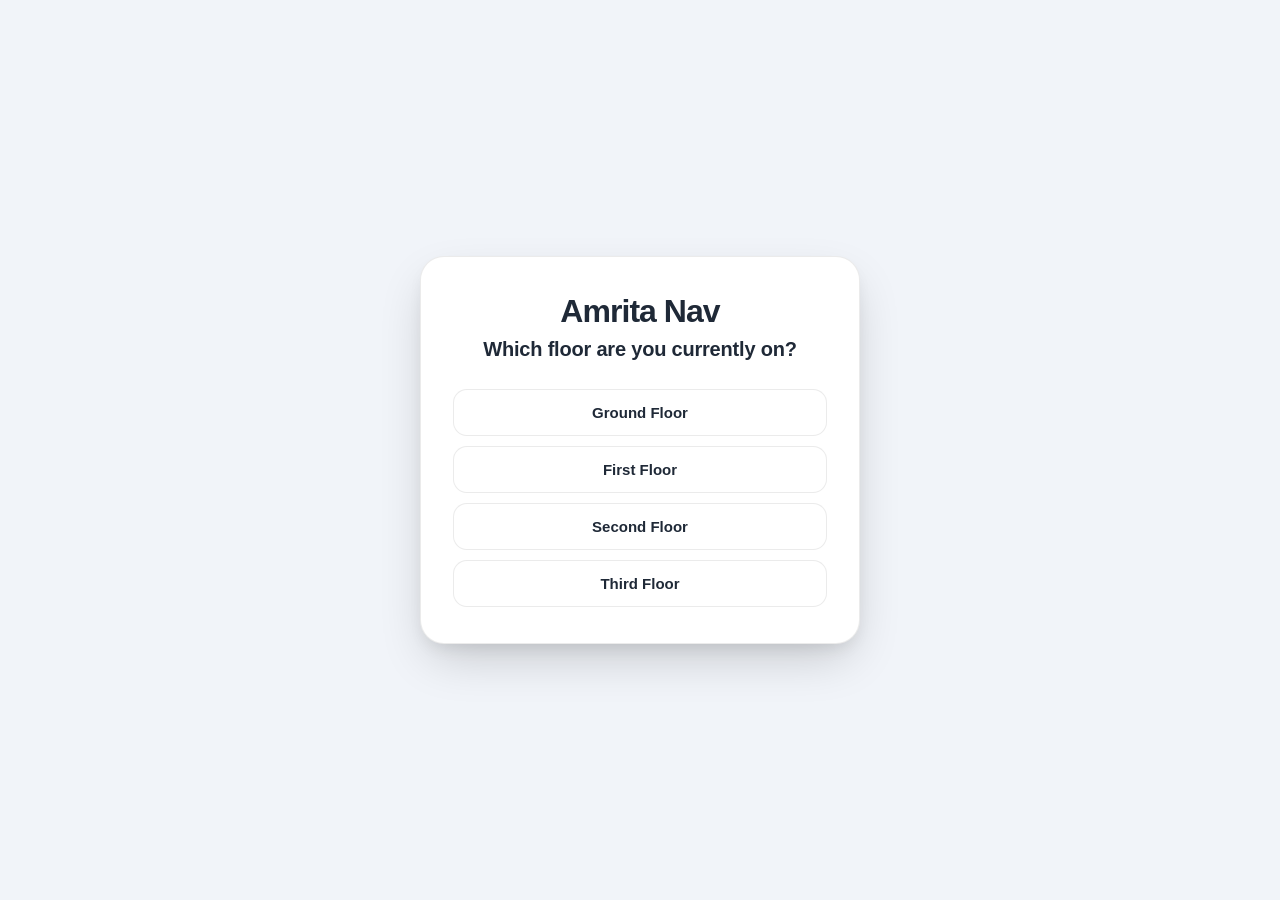
<file: index.html>
<!DOCTYPE html>
<html lang="en">
<head>
  <meta charset="UTF-8">
  <meta name="viewport" content="width=device-width, initial-scale=1.0">
  <title>Amrita Nav</title>
  <link rel="stylesheet" href="styles.css">
</head>
<body>
  <!-- Initial Floor Selection Prompt -->
  <div id="floor-prompt-modal" class="floor-prompt-modal" role="dialog" aria-modal="true" aria-labelledby="floor-prompt-title">
    <div class="floor-prompt-card">
      <div class="floor-prompt-header">
        <h1 class="brand-title">Amrita Nav</h1>
        <h2 id="floor-prompt-title" class="floor-prompt-question">Which floor are you currently on?</h2>
      </div>
      <div class="floor-prompt-options">
        <button type="button" class="floor-prompt-btn" data-floor="ground">Ground Floor</button>
        <button type="button" class="floor-prompt-btn" data-floor="first">First Floor</button>
        <button type="button" class="floor-prompt-btn" data-floor="second">Second Floor</button>
        <button type="button" class="floor-prompt-btn" data-floor="third">Third Floor</button>
      </div>
    </div>
  </div>

  <!-- ══ App Shell ══════════════════════════════════════════════ -->
  <div class="app-shell" id="app-shell">

    <!-- ── Floating Top Bar (search + floor chips + nav) ──────── -->
    <div class="floating-top-bar" id="floating-top-bar">

      <!-- Search row -->
      <div class="search-row">
        <div class="classroom-search-container" id="classroom-search-container">
          <div class="floating-search-bar">
            <span class="search-icon-wrap" aria-hidden="true">
              <svg width="18" height="18" viewBox="0 0 24 24" fill="none" stroke="currentColor" stroke-width="2.2" stroke-linecap="round" stroke-linejoin="round">
                <circle cx="11" cy="11" r="8"></circle>
                <line x1="21" y1="21" x2="16.65" y2="16.65"></line>
              </svg>
            </span>
            <input
              type="text"
              id="classroom-search-input"
              class="classroom-search-input"
              placeholder="Search here"
              aria-label="Search classroom"
              autocomplete="off"
              spellcheck="false"
            >
            <button type="button" id="classroom-search-clear" class="classroom-search-clear" title="Clear search" aria-label="Clear search" style="display: none;">✕</button>
            <!-- Mic icon -->
            <button type="button" class="mic-btn" id="classroom-search-btn" aria-label="Search">
              <svg width="20" height="20" viewBox="0 0 24 24" fill="none" stroke="currentColor" stroke-width="2" stroke-linecap="round" stroke-linejoin="round">
                <path d="M12 2a3 3 0 0 1 3 3v7a3 3 0 0 1-6 0V5a3 3 0 0 1 3-3z"/>
                <path d="M19 10v2a7 7 0 0 1-14 0v-2"/>
                <line x1="12" y1="19" x2="12" y2="23"/>
                <line x1="8" y1="23" x2="16" y2="23"/>
              </svg>
            </button>
          </div>
          <div id="classroom-search-suggestions" class="classroom-search-suggestions" style="display: none;" role="listbox" aria-label="Search suggestions"></div>
          <div id="classroom-search-feedback" class="classroom-search-feedback" style="display: none;" role="status"></div>
        </div>
      </div>

      <!-- Category & Floor Chips -->
      <div class="chips-row" role="tablist" aria-label="Floor Selection and Categories">
        <button type="button" class="floor-chip floor-btn active" data-floor="ground" role="tab" aria-selected="true">
          <span class="chip-badge chip-badge-blue">
            <svg width="14" height="14" viewBox="0 0 24 24" fill="none" stroke="currentColor" stroke-width="2.5" stroke-linecap="round" stroke-linejoin="round"><path d="M3 9l9-7 9 7v11a2 2 0 0 1-2 2H5a2 2 0 0 1-2-2z"/></svg>
          </span>
          <span class="chip-label">Ground</span>
        </button>
        <button type="button" class="floor-chip floor-btn" data-floor="first" role="tab" aria-selected="false">
          <span class="chip-badge chip-badge-indigo">1</span>
          <span class="chip-label">1st Floor</span>
        </button>
        <button type="button" class="floor-chip floor-btn" data-floor="second" role="tab" aria-selected="false">
          <span class="chip-badge chip-badge-purple">2</span>
          <span class="chip-label">2nd Floor</span>
        </button>
        <button type="button" class="floor-chip floor-btn" data-floor="third" role="tab" aria-selected="false">
          <span class="chip-badge chip-badge-pink">3</span>
          <span class="chip-label">3rd Floor</span>
        </button>
        <!-- Facility Category Chips: Washrooms, Labs, Offices -->
        <button type="button" class="category-chip" data-category="toilet" title="Restrooms">
          <span class="chip-badge chip-badge-teal">
            <svg width="14" height="14" viewBox="0 0 24 24" fill="none" stroke="currentColor" stroke-width="2.2" stroke-linecap="round" stroke-linejoin="round"><circle cx="12" cy="5" r="3"/><path d="M7 21v-7.5a2.5 2.5 0 0 1 5 0V21"/><path d="M12 21v-7.5a2.5 2.5 0 0 1 5 0V21"/></svg>
          </span>
          <span class="chip-label">Washrooms</span>
        </button>
        <button type="button" class="category-chip" data-category="lab" title="Laboratories">
          <span class="chip-badge chip-badge-rose">
            <svg width="14" height="14" viewBox="0 0 24 24" fill="none" stroke="currentColor" stroke-width="2" stroke-linecap="round" stroke-linejoin="round"><path d="M10 2v7.31L4.5 19.5A2 2 0 0 0 6.23 22h11.54a2 2 0 0 0 1.73-2.5L14 9.31V2"/></svg>
          </span>
          <span class="chip-label">Labs</span>
        </button>
        <button type="button" class="category-chip" data-category="office" title="Offices">
          <span class="chip-badge chip-badge-blue">
            <svg width="14" height="14" viewBox="0 0 24 24" fill="none" stroke="currentColor" stroke-width="2" stroke-linecap="round" stroke-linejoin="round"><rect x="3" y="3" width="18" height="18" rx="2"/><path d="M3 9h18"/><path d="M9 21V9"/></svg>
          </span>
          <span class="chip-label">Offices</span>
        </button>
      </div>

      <!-- Multi-Floor Navigation Bar -->
      <div id="ground-nav-bar" class="ground-nav-bar" style="display: none;">
        <div class="nav-control-group">
          <div class="nav-select-wrapper">
            <span class="nav-icon">🟢</span>
            <select id="nav-start-select" class="nav-select" aria-label="Starting Location">
              <option value="gps">📍 Current Location (GPS)</option>
            </select>
          </div>
          <button type="button" id="nav-swap-btn" class="nav-swap-btn" title="Swap start and destination" aria-label="Swap start and destination">⇄</button>
          <div class="nav-select-wrapper">
            <span class="nav-icon">🔴</span>
            <select id="nav-dest-select" class="nav-select" aria-label="Destination Location">
              <option value="">Select Destination...</option>
            </select>
          </div>
          <button type="button" id="get-route-btn" class="nav-btn primary">Route</button>
          <button type="button" id="clear-route-btn" class="nav-btn secondary" style="display: none;">Clear</button>
        </div>
        <div id="route-summary-bar" class="route-summary-bar" style="display: none;">
          <div class="route-metrics-group">
            <span id="route-distance-text" class="route-metric"></span>
            <span id="route-time-text" class="route-metric"></span>
          </div>
          <div id="route-floor-steps" class="route-floor-steps"></div>
          <div id="route-instruction-bar" class="route-instruction-bar" style="display: none;"></div>
        </div>
      </div>
    </div><!-- /floating-top-bar -->

    <main class="main-content" id="main-content" style="display: none;">
      <div class="image-wrapper">
        <div class="map-container" id="map-container">
          <div class="map-pan-stage" id="map-pan-stage">
            <!-- Ground Floor -->
          <div class="floor-layer" id="floor-layer-ground" data-floor="ground">
            <img 
              src="floor-0.svg" 
              alt="Amrita Nav - Ground Floor" 
              class="central-image"
              draggable="false"
            >
          <svg class="selection-overlay" viewBox="0 0 2112 1300" aria-label="Amrita Nav Floor Plan">
            <defs>
              <radialGradient id="gps-beam-grad" cx="0" cy="0" r="52" gradientUnits="userSpaceOnUse">
                <stop offset="0%" stop-color="#3b82f6" stop-opacity="0.45" />
                <stop offset="100%" stop-color="#3b82f6" stop-opacity="0" />
              </radialGradient>
            </defs>
                        <rect id="room_nanosciences" class="selectable-room" x="730" y="197" width="113" height="326" transform="rotate(353 786.5 360)" data-name="Amrita Center for Nanosciences" data-code="ACN" role="button" tabindex="0" aria-label="Amrita Center for Nanosciences (ACN)" aria-pressed="false"><title>Amrita Center for Nanosciences (ACN)</title></rect>
            <rect id="room_special_hall" class="selectable-room" x="300" y="580" width="165" height="94" transform="rotate(354 382.5 627)" data-name="Special Programs Hall / Meditation Hall" data-code="SPH-102" role="button" tabindex="0" aria-label="Special Programs Hall / Meditation Hall (SPH-102)" aria-pressed="false"><title>Special Programs Hall / Meditation Hall (SPH-102)</title></rect>
            <rect id="room_gad_office" class="selectable-room" x="378" y="671" width="75" height="62" transform="rotate(354 415.5 702)" data-name="GAD-PR Office" data-code="GAD-103" role="button" tabindex="0" aria-label="GAD-PR Office (GAD-103)" aria-pressed="false"><title>GAD-PR Office (GAD-103)</title></rect>
            <rect id="room_admin_block_a" class="selectable-room" x="297" y="740" width="174" height="189" transform="rotate(353 384 834.5)" data-name="Administration Block (A) / Reception" data-code="ADM-BLK-A" role="button" tabindex="0" aria-label="Administration Block (A) / Reception (ADM-BLK-A)" aria-pressed="false"><title>Administration Block (A) / Reception (ADM-BLK-A)</title></rect>
            <rect id="room_admission_office" class="selectable-room" x="620" y="615" width="100" height="89" transform="rotate(354 670 659.5)" data-name="Admission Office" data-code="ADM-105" role="button" tabindex="0" aria-label="Admission Office (ADM-105)" aria-pressed="false"><title>Admission Office (ADM-105)</title></rect>
            <rect id="room_cir_seminar" class="selectable-room" x="811" y="592" width="101" height="89" transform="rotate(353 861.5 636.5)" data-name="CIR Seminar Room" data-code="CIR-106" role="button" tabindex="0" aria-label="CIR Seminar Room (CIR-106)" aria-pressed="false"><title>CIR Seminar Room (CIR-106)</title></rect>
            <rect id="room_guest_room" class="selectable-room" x="652" y="895" width="97" height="85" transform="rotate(354 700.5 937.5)" data-name="Guest Room" data-code="GST-107" role="button" tabindex="0" aria-label="Guest Room (GST-107)" aria-pressed="false"><title>Guest Room (GST-107)</title></rect>
            <rect id="room_mini_conf" class="selectable-room" x="407" y="924" width="73" height="60" transform="rotate(354 443.5 954)" data-name="Mini Conference Room" data-code="CONF-MINI" role="button" tabindex="0" aria-label="Mini Conference Room (CONF-MINI)" aria-pressed="false"><title>Mini Conference Room (CONF-MINI)</title></rect>
            <rect id="room_main_conf" class="selectable-room" x="353" y="986" width="161" height="91" transform="rotate(354 433.5 1031.5)" data-name="Main Conference Room" data-code="CONF-MAIN" role="button" tabindex="0" aria-label="Main Conference Room (CONF-MAIN)" aria-pressed="false"><title>Main Conference Room (CONF-MAIN)</title></rect>
            <rect id="room_acharya_hall" class="selectable-room" x="459" y="1101" width="295" height="112" transform="rotate(354 606.5 1157)" data-name="Acharya Hall" data-code="ACH-110" role="button" tabindex="0" aria-label="Acharya Hall (ACH-110)" aria-pressed="false"><title>Acharya Hall (ACH-110)</title></rect>
            <rect id="room_stationery" class="selectable-room" x="808" y="1082" width="38" height="113" transform="rotate(354 827 1138.5)" data-name="Stationery & Courier" data-code="STN-111" role="button" tabindex="0" aria-label="Stationery & Courier (STN-111)" aria-pressed="false"><title>Stationery & Courier (STN-111)</title></rect>
            <rect id="room_mfg_lab" class="selectable-room" x="845" y="1070" width="226" height="111" transform="rotate(354 958 1125.5)" data-name="Manufacturing Lab" data-code="LAB-MFG" role="button" tabindex="0" aria-label="Manufacturing Lab (LAB-MFG)" aria-pressed="false"><title>Manufacturing Lab (LAB-MFG)</title></rect>
            <rect id="room_mat_testing" class="selectable-room" x="1070" y="1055" width="65" height="111" transform="rotate(354 1102.5 1110.5)" data-name="Material Testing Lab" data-code="LAB-MTL" role="button" tabindex="0" aria-label="Material Testing Lab (LAB-MTL)" aria-pressed="false"><title>Material Testing Lab (LAB-MTL)</title></rect>
            <rect id="room_wireless_ctr" class="selectable-room" x="960" y="440" width="111" height="66" transform="rotate(354 1015.5 473)" data-name="Amrita Center for Wireless Networks & Apps" data-code="ACWNA" role="button" tabindex="0" aria-label="Amrita Center for Wireless Networks & Apps (ACWNA)" aria-pressed="false"><title>Amrita Center for Wireless Networks & Apps (ACWNA)</title></rect>
            <rect id="room_director_dean" class="selectable-room" x="1135" y="840" width="99" height="90" transform="rotate(354 1184.5 885)" data-name="Director / Associate Dean" data-code="DIR-OFFICE" role="button" tabindex="0" aria-label="Director / Associate Dean (DIR-OFFICE)" aria-pressed="false"><title>Director / Associate Dean (DIR-OFFICE)</title></rect>
            <rect id="room_ladies_infirmary" class="selectable-room" x="1330" y="820" width="30" height="92" transform="rotate(354 1345 866)" data-name="Ladies Infirmary" data-code="INF-118" role="button" tabindex="0" aria-label="Ladies Infirmary (INF-118)" aria-pressed="false"><title>Ladies Infirmary (INF-118)</title></rect>
            <rect id="room_metallurgy" class="selectable-room" x="1205" y="332" width="69" height="109" transform="rotate(353 1239.5 386.5)" data-name="Metallurgy Laboratory" data-code="LAB-MET" role="button" tabindex="0" aria-label="Metallurgy Laboratory (LAB-MET)" aria-pressed="false"><title>Metallurgy Laboratory (LAB-MET)</title></rect>
            <rect id="room_fluid_mech" class="selectable-room" x="1276" y="319" width="127" height="110" transform="rotate(353 1339.5 374)" data-name="Fluid Mechanics Lab" data-code="LAB-FML" role="button" tabindex="0" aria-label="Fluid Mechanics Lab (LAB-FML)" aria-pressed="false"><title>Fluid Mechanics Lab (LAB-FML)</title></rect>
            <rect id="room_cae_cell" class="selectable-room" x="1403" y="308" width="62" height="111" transform="rotate(352 1434 363.5)" data-name="C.A.E. Cell" data-code="CAE-121" role="button" tabindex="0" aria-label="C.A.E. Cell (CAE-121)" aria-pressed="false"><title>C.A.E. Cell (CAE-121)</title></rect>
            <rect id="room_dynamics_lab" class="selectable-room" x="1466" y="300" width="65" height="111" transform="rotate(353 1498.5 355.5)" data-name="Machine Dynamics Lab" data-code="LAB-MDL" role="button" tabindex="0" aria-label="Machine Dynamics Lab (LAB-MDL)" aria-pressed="false"><title>Machine Dynamics Lab (LAB-MDL)</title></rect>
            <rect id="room_math_dept" class="selectable-room" x="1458" y="519" width="129" height="89" transform="rotate(354 1522.5 563.5)" data-name="Department of Mathematics" data-code="MATH-DEPT" role="button" tabindex="0" aria-label="Department of Mathematics (MATH-DEPT)" aria-pressed="false"><title>Department of Mathematics (MATH-DEPT)</title></rect>
            <rect id="room_elec_machines" class="selectable-room" x="1614" y="474" width="263" height="108" transform="rotate(353 1745.5 528)" data-name="Electrical Machines Lab" data-code="LAB-EML" role="button" tabindex="0" aria-label="Electrical Machines Lab (LAB-EML)" aria-pressed="false"><title>Electrical Machines Lab (LAB-EML)</title></rect>
            <rect id="room_prayer_hall" class="selectable-room" x="1876" y="456" width="63" height="107" transform="rotate(353 1907.5 509.5)" data-name="Prayer Hall" data-code="PRY-125" role="button" tabindex="0" aria-label="Prayer Hall (PRY-125)" aria-pressed="false"><title>Prayer Hall (PRY-125)</title></rect>
            <rect id="room_college_admin" class="selectable-room" x="1489" y="800" width="131" height="88" transform="rotate(353 1554.5 844)" data-name="College Administration Office" data-code="CADM-127" role="button" tabindex="0" aria-label="College Administration Office (CADM-127)" aria-pressed="false"><title>College Administration Office (CADM-127)</title></rect>
            <rect id="room_computer_lab" class="selectable-room" x="1649" y="778" width="229" height="107" transform="rotate(353 1763.5 831.5)" data-name="Computer Lab" data-code="LAB-CS" role="button" tabindex="0" aria-label="Computer Lab (LAB-CS)" aria-pressed="false"><title>Computer Lab (LAB-CS)</title></rect>
            <rect id="room_nanotech_lab" class="selectable-room" x="1879" y="758" width="95" height="108" transform="rotate(353 1926.5 812)" data-name="Nanotech Lab" data-code="LAB-NANO" role="button" tabindex="0" aria-label="Nanotech Lab (LAB-NANO)" aria-pressed="false"><title>Nanotech Lab (LAB-NANO)</title></rect>
            <rect id="room_mech_workshop" class="selectable-room" x="1287" y="1020" width="128" height="109" transform="rotate(354 1351 1074.5)" data-name="Mechanical Workshop" data-code="LAB-MECH" role="button" tabindex="0" aria-label="Mechanical Workshop (LAB-MECH)" aria-pressed="false"><title>Mechanical Workshop (LAB-MECH)</title></rect>
            <rect id="room_robotics_lab" class="selectable-room" x="1414" y="1009" width="69" height="108" transform="rotate(354 1448.5 1063)" data-name="CNC Robotics & Autom. Lab" data-code="LAB-ROBO" role="button" tabindex="0" aria-label="CNC Robotics & Autom. Lab (LAB-ROBO)" aria-pressed="false"><title>CNC Robotics & Autom. Lab (LAB-ROBO)</title></rect>
            <rect id="room_wind_tunnel" class="selectable-room" x="1483" y="998" width="129" height="109" transform="rotate(354 1547.5 1052.5)" data-name="Wind Tunnel" data-code="LAB-WIND" role="button" tabindex="0" aria-label="Wind Tunnel (LAB-WIND)" aria-pressed="false"><title>Wind Tunnel (LAB-WIND)</title></rect>
            <rect id="room_1790266501061" class="selectable-room" x="952" y="337" width="111" height="103" transform="rotate(354 1007.5 388.5)" data-name="M Tech (Fluid Lab )" data-code="LAB-FLUID" role="button" tabindex="0" aria-label="M Tech (Fluid Lab ) (LAB-FLUID)" aria-pressed="false"><title>M Tech (Fluid Lab ) (LAB-FLUID)</title></rect>
            <rect id="room_1790266683270" class="selectable-room" x="935" y="170" width="112" height="168" transform="rotate(354 991 254)" data-name="Room 36" data-code="R-136" role="button" tabindex="0" aria-label="Room 36 (R-136)" aria-pressed="false"><title>Room 36 (R-136)</title></rect>
            <rect id="room_1790267011208" class="selectable-room" x="1231" y="825" width="96" height="91" transform="rotate(354 1279 870.5)" data-name="Principal Arts and Sciences" data-code="Arts and Science" role="button" tabindex="0" aria-label="Principal Arts and Sciences (Arts and Science)" aria-pressed="false"><title>Principal Arts and Sciences (Arts and Science)</title></rect>
            <rect id="room_1790267197118" class="selectable-room" x="1360" y="816" width="69" height="91" transform="rotate(354 1394.5 861.5)" data-name="Conference Room" data-code="Conference" role="button" tabindex="0" aria-label="Conference Room (Conference)" aria-pressed="false"><title>Conference Room (Conference)</title></rect>
            <rect id="room_1790267337608" class="selectable-room" x="749" y="884" width="96" height="87" transform="rotate(354 797 927.5)" data-name="AUMS Web Services" data-code="AUMS" role="button" tabindex="0" aria-label="AUMS Web Services (AUMS)" aria-pressed="false"><title>AUMS Web Services (AUMS)</title></rect>
            <rect id="room_1790267611764" class="selectable-room" x="384" y="408" width="295" height="112" transform="rotate(354 531.5 464)" data-name="Amritheswari Hall " data-code="AMH-101" role="button" tabindex="0" aria-label="Amritheswari Hall  (AMH-101)" aria-pressed="false"><title>Amritheswari Hall  (AMH-101)</title></rect>
            <rect id="room_1790267932589" class="selectable-room" x="1102" y="560" width="100" height="89" transform="rotate(353 1152 604.5)" data-name="Students Affair" data-code="SA" role="button" tabindex="0" aria-label="Students Affair (SA)" aria-pressed="false"><title>Students Affair (SA)</title></rect>
            <rect id="room_1790267966500" class="selectable-room" x="1202" y="548" width="94" height="89" transform="rotate(353 1249 592.5)" data-name="Reserve" role="button" tabindex="0" aria-label="Reserve" aria-pressed="false"><title>Reserve</title></rect>
            <rect id="room_1790268001235" class="selectable-room" x="1296" y="536" width="94" height="89" transform="rotate(353 1343 580.5)" data-name="Principal" role="button" tabindex="0" aria-label="Principal" aria-pressed="false"><title>Principal</title></rect>
            <rect id="room_1790578035647" class="selectable-room" x="1339" y="453" width="60" height="47" transform="rotate(354 1369 476.5)" data-name="Stairs" data-code="R-145" role="button" tabindex="0" aria-label="Stairs (R-145)" aria-pressed="false"><title>Stairs (R-145)</title></rect>
            <rect id="room_1790578073580" class="selectable-room" x="900" y="1000" width="60" height="40" transform="rotate(357 930 1020)" data-name="Stairs" data-code="R-146" role="button" tabindex="0" aria-label="Stairs (R-146)" aria-pressed="false"><title>Stairs (R-146)</title></rect>
            <rect id="room_1790578100156" class="selectable-room" x="1160" y="1040" width="100" height="80" transform="rotate(355 1210 1080)" data-name="Ladies&#039; Toilet" data-code="WC" role="button" tabindex="0" aria-label="Ladies&#039; Toilet (WC)" aria-pressed="false"><title>Ladies&#039; Toilet (WC)</title></rect>
            <rect id="room_1790578145285" class="selectable-room" x="1614" y="1020" width="126" height="80" transform="rotate(355 1677 1060)" data-name="Ladies&#039; Toilet" data-code="WC" role="button" tabindex="0" aria-label="Ladies&#039; Toilet (WC)" aria-pressed="false"><title>Ladies&#039; Toilet (WC)</title></rect>
            <rect id="room_1790578197842" class="selectable-room" x="440" y="1073" width="80" height="41" transform="rotate(355 480 1093.5)" data-name="Ladies&#039; Toilet" data-code="WC" role="button" tabindex="0" aria-label="Ladies&#039; Toilet (WC)" aria-pressed="false"><title>Ladies&#039; Toilet (WC)</title></rect>
            <rect id="room_1790578250255" class="selectable-room" x="391" y="532" width="69" height="43" transform="rotate(355 425.5 553.5)" data-name="Men&#039;s Toilet" data-code="WC" role="button" tabindex="0" aria-label="Men&#039;s Toilet (WC)" aria-pressed="false"><title>Men&#039;s Toilet (WC)</title></rect>
            <rect id="room_1790578281913" class="selectable-room" x="820" y="76" width="94" height="85" transform="rotate(356 867 118.5)" data-name="Men&#039;s Toilet" data-code="WC" role="button" tabindex="0" aria-label="Men&#039;s Toilet (WC)" aria-pressed="false"><title>Men&#039;s Toilet (WC)</title></rect>
            <rect id="room_1790578307230" class="selectable-room" x="1530" y="288" width="128" height="72" transform="rotate(353 1594 324)" data-name="Men&#039;s Toilet" data-code="WC" role="button" tabindex="0" aria-label="Men&#039;s Toilet (WC)" aria-pressed="false"><title>Men&#039;s Toilet (WC)</title></rect>
            <rect id="room_1790578386471" class="selectable-room" x="860" y="300" width="60" height="60" transform="rotate(355 890 330)" data-name="Stairs" data-code="R-152" role="button" tabindex="0" aria-label="Stairs (R-152)" aria-pressed="false"><title>Stairs (R-152)</title></rect>
            <rect id="room_1790578435142" class="selectable-room" x="960" y="731" width="58" height="67" transform="rotate(355 989 764.5)" data-name="Stairs" data-code="R-153" role="button" tabindex="0" aria-label="Stairs (R-153)" aria-pressed="false"><title>Stairs (R-153)</title></rect>
            <rect id="room_1790578489388" class="selectable-room" x="1629" y="660" width="62" height="59" transform="rotate(354 1660 689.5)" data-name="Stairs" data-code="R-154" role="button" tabindex="0" aria-label="Stairs (R-154)" aria-pressed="false"><title>Stairs (R-154)</title></rect>
            <rect id="room_1790578512841" class="selectable-room" x="532" y="910" width="80" height="60" transform="rotate(355 572 940)" data-name="Stairs" data-code="R-155" role="button" tabindex="0" aria-label="Stairs (R-155)" aria-pressed="false"><title>Stairs (R-155)</title></rect>
            <rect id="room_1790578548474" class="selectable-room" x="507" y="660" width="60" height="60" transform="rotate(353 537 690)" data-name="Stairs" data-code="R-156" role="button" tabindex="0" aria-label="Stairs (R-156)" aria-pressed="false"><title>Stairs (R-156)</title></rect>

            <!-- Ground Floor Active Route Layer -->
            <g id="ground-route-layer" class="ground-route-layer route-layer" data-floor="ground"></g>

            <!-- GPS Live Location Marker -->
            <g id="gps-marker" class="gps-marker" style="display: none;" transform="translate(380, 830)" aria-label="Live GPS Location">
              <defs>
                <radialGradient id="gps-beam-grad" cx="0" cy="0" r="52" gradientUnits="userSpaceOnUse">
                  <stop offset="0%" stop-color="#3b82f6" stop-opacity="0.45" />
                  <stop offset="100%" stop-color="#3b82f6" stop-opacity="0" />
                </radialGradient>
              </defs>
              <title id="gps-marker-title">Live GPS Location</title>
              <circle id="gps-accuracy-ring" class="gps-accuracy-ring" cx="0" cy="0" r="35" />
              <circle class="gps-pulse-ring" cx="0" cy="0" r="14" />
              <g id="gps-heading-cone" class="gps-heading-cone" style="display: none;">
                <path class="gps-beam" d="M 0 0 L -18 -48 A 52 52 0 0 1 18 -48 Z" fill="url(#gps-beam-grad)" />
                <polygon class="gps-arrow" points="0,-28 6,-12 -6,-12" />
              </g>
              <circle class="gps-pin-shadow" cx="0" cy="2" r="12" />
              <circle class="gps-pin-outer" cx="0" cy="0" r="11" />
              <circle class="gps-pin-inner" cx="0" cy="0" r="8" />
              <circle class="gps-pin-center" cx="0" cy="0" r="3" />
            </g>
          </svg>
        </div>

        <!-- First Floor -->
        <div class="floor-layer" id="floor-layer-first" data-floor="first">
          <img 
            src="floor-1.svg" 
            alt="Amrita Nav - First Floor" 
            class="central-image"
            draggable="false"
          >
          <svg class="selection-overlay" viewBox="0 0 2112 1300" aria-label="Amrita Nav First Floor Plan">
            <rect id="f1_room_nanosciences" class="selectable-room" x="730" y="197" width="113" height="326" transform="rotate(353 786.5 360)" data-name="N-107 — Physics Lab" data-code="ACN" role="button" tabindex="0" aria-label="N-107 — Physics Lab (ACN)" aria-pressed="false"><title>N-107 — Physics Lab (ACN)</title></rect>
            <rect id="f1_room_special_hall" class="selectable-room" x="300" y="580" width="165" height="94" transform="rotate(354 382.5 627)" data-name="A-105 — General Administration Dept. (CAD)" data-code="SPH-102" role="button" tabindex="0" aria-label="A-105 — General Administration Dept. (CAD) (SPH-102)" aria-pressed="false"><title>A-105 — General Administration Dept. (CAD) (SPH-102)</title></rect>
            <rect id="f1_room_gad_office" class="selectable-room" x="378" y="671" width="75" height="62" transform="rotate(354 415.5 702)" data-name="ICTS — Reprographics Center" data-code="GAD-103" role="button" tabindex="0" aria-label="ICTS — Reprographics Center (GAD-103)" aria-pressed="false"><title>ICTS — Reprographics Center (GAD-103)</title></rect>
            <rect id="f1_room_admin_block_a" class="selectable-room" x="297" y="738" width="174" height="189" transform="rotate(353 384 832.5)" data-name="A-104 — Accounts Office" data-code="ADM-BLK-A" role="button" tabindex="0" aria-label="A-104 — Accounts Office (ADM-BLK-A)" aria-pressed="false"><title>A-104 — Accounts Office (ADM-BLK-A)</title></rect>
            <rect id="f1_room_admission_office" class="selectable-room" x="618" y="617" width="100" height="89" transform="rotate(354 668 661.5)" data-name="N-101" data-code="ADM-105" role="button" tabindex="0" aria-label="N-101 (ADM-105)" aria-pressed="false"><title>N-101 (ADM-105)</title></rect>
            <rect id="f1_room_cir_seminar" class="selectable-room" x="811" y="594" width="101" height="89" transform="rotate(353 861.5 638.5)" data-name="N-103" data-code="CIR-106" role="button" tabindex="0" aria-label="N-103 (CIR-106)" aria-pressed="false"><title>N-103 (CIR-106)</title></rect>
            <rect id="f1_room_guest_room" class="selectable-room" x="652" y="895" width="97" height="85" transform="rotate(354 700.5 937.5)" data-name="S-101" data-code="GST-107" role="button" tabindex="0" aria-label="S-101 (GST-107)" aria-pressed="false"><title>S-101 (GST-107)</title></rect>
            <rect id="f1_room_mini_conf" class="selectable-room" x="407" y="924" width="73" height="60" transform="rotate(354 443.5 954)" data-name="A-104A — Reserve" data-code="CONF-MINI" role="button" tabindex="0" aria-label="A-104A — Reserve (CONF-MINI)" aria-pressed="false"><title>A-104A — Reserve (CONF-MINI)</title></rect>
            <rect id="f1_room_main_conf" class="selectable-room" x="353" y="986" width="161" height="91" transform="rotate(354 433.5 1031.5)" data-name="A-103 — ICTS" data-code="CONF-MAIN" role="button" tabindex="0" aria-label="A-103 — ICTS (CONF-MAIN)" aria-pressed="false"><title>A-103 — ICTS (CONF-MAIN)</title></rect>
            <rect id="f1_room_acharya_hall" class="selectable-room" x="459" y="1101" width="295" height="112" transform="rotate(354 606.5 1157)" data-name="A-102 — ICTS-Stores" data-code="ACH-110" role="button" tabindex="0" aria-label="A-102 — ICTS-Stores (ACH-110)" aria-pressed="false"><title>A-102 — ICTS-Stores (ACH-110)</title></rect>
            <rect id="f1_room_stationery" class="selectable-room" x="808" y="1082" width="38" height="113" transform="rotate(354 827 1138.5)" data-name="A-101 — ICTS Server Room" data-code="STN-111" role="button" tabindex="0" aria-label="A-101 — ICTS Server Room (STN-111)" aria-pressed="false"><title>A-101 — ICTS Server Room (STN-111)</title></rect>
            <rect id="f1_room_mfg_lab" class="selectable-room" x="845" y="1070" width="226" height="111" transform="rotate(354 958 1125.5)" data-name="S-104 — Dept. of English / MSW / Physical Education / Philosophy" data-code="LAB-MFG" role="button" tabindex="0" aria-label="S-104 — Dept. of English / MSW / Physical Education / Philosophy (LAB-MFG)" aria-pressed="false"><title>S-104 — Dept. of English / MSW / Physical Education / Philosophy (LAB-MFG)</title></rect>
            <rect id="f1_room_mat_testing" class="selectable-room" x="1070" y="1055" width="65" height="111" transform="rotate(354 1102.5 1110.5)" data-name="S-105 — Cisco Lab / ICPC Lab / MSW Specialization" data-code="LAB-MTL" role="button" tabindex="0" aria-label="S-105 — Cisco Lab / ICPC Lab / MSW Specialization (LAB-MTL)" aria-pressed="false"><title>S-105 — Cisco Lab / ICPC Lab / MSW Specialization (LAB-MTL)</title></rect>
            <rect id="f1_room_wireless_ctr" class="selectable-room" x="960" y="440" width="111" height="66" transform="rotate(354 1015.5 473)" data-name="N-108 — B.Tech Chemistry Lab" data-code="ACWNA" role="button" tabindex="0" aria-label="N-108 — B.Tech Chemistry Lab (ACWNA)" aria-pressed="false"><title>N-108 — B.Tech Chemistry Lab (ACWNA)</title></rect>
            <rect id="f1_room_north_wing" class="selectable-room" x="860" y="184" width="60" height="292" transform="rotate(353 890 330)" data-name="North Corridor Wing" data-code="CORR-N" role="button" tabindex="0" aria-label="North Corridor Wing (CORR-N)" aria-pressed="false"><title>North Corridor Wing (CORR-N)</title></rect>
            <rect id="f1_room_director_dean" class="selectable-room" x="1135" y="840" width="99" height="90" transform="rotate(354 1184.5 885)" data-name="S-107" data-code="DIR-OFFICE" role="button" tabindex="0" aria-label="S-107 (DIR-OFFICE)" aria-pressed="false"><title>S-107 (DIR-OFFICE)</title></rect>
            <rect id="f1_room_ladies_infirmary" class="selectable-room" x="1330" y="820" width="30" height="92" transform="rotate(354 1345 866)" data-name="HOD-ECE" data-code="INF-118" role="button" tabindex="0" aria-label="HOD-ECE (INF-118)" aria-pressed="false"><title>HOD-ECE (INF-118)</title></rect>
            <rect id="f1_room_metallurgy" class="selectable-room" x="1205" y="332" width="69" height="109" transform="rotate(353 1239.5 386.5)" data-name="N-116 — EEM Lab" data-code="LAB-MET" role="button" tabindex="0" aria-label="N-116 — EEM Lab (LAB-MET)" aria-pressed="false"><title>N-116 — EEM Lab (LAB-MET)</title></rect>
            <rect id="f1_room_fluid_mech" class="selectable-room" x="1276" y="319" width="127" height="110" transform="rotate(353 1339.5 374)" data-name="N-116A — Control &amp; Instrum. Lab" data-code="LAB-FML" role="button" tabindex="0" aria-label="N-116A — Control &amp; Instrum. Lab (LAB-FML)" aria-pressed="false"><title>N-116A — Control &amp; Instrum. Lab (LAB-FML)</title></rect>
            <rect id="f1_room_cae_cell" class="selectable-room" x="1403" y="308" width="62" height="111" transform="rotate(352 1434 363.5)" data-name="N-119" data-code="CAE-121" role="button" tabindex="0" aria-label="N-119 (CAE-121)" aria-pressed="false"><title>N-119 (CAE-121)</title></rect>
            <rect id="f1_room_dynamics_lab" class="selectable-room" x="1466" y="300" width="65" height="111" transform="rotate(353 1498.5 355.5)" data-name="N-117 — Power &amp; Energy Lab (EEE)" data-code="LAB-MDL" role="button" tabindex="0" aria-label="N-117 — Power &amp; Energy Lab (EEE) (LAB-MDL)" aria-pressed="false"><title>N-117 — Power &amp; Energy Lab (EEE) (LAB-MDL)</title></rect>
            <rect id="f1_room_math_dept" class="selectable-room" x="1458" y="519" width="129" height="89" transform="rotate(354 1522.5 563.5)" data-name="N-118 — CSE Staff Room" data-code="MATH-DEPT" role="button" tabindex="0" aria-label="N-118 — CSE Staff Room (MATH-DEPT)" aria-pressed="false"><title>N-118 — CSE Staff Room (MATH-DEPT)</title></rect>
            <rect id="f1_room_elec_machines" class="selectable-room" x="1614" y="474" width="263" height="108" transform="rotate(353 1745.5 528)" data-name="N-120" data-code="LAB-EML" role="button" tabindex="0" aria-label="N-120 (LAB-EML)" aria-pressed="false"><title>N-120 (LAB-EML)</title></rect>
            <rect id="f1_room_prayer_hall" class="selectable-room" x="1876" y="456" width="63" height="107" transform="rotate(353 1907.5 509.5)" data-name="Room 12" data-code="PRY-125" role="button" tabindex="0" aria-label="Room 12 (PRY-125)" aria-pressed="false"><title>Room 12 (PRY-125)</title></rect>
            <rect id="f1_room_college_admin" class="selectable-room" x="1489" y="800" width="131" height="88" transform="rotate(353 1554.5 844)" data-name="S-114 — ECE Staff Room" data-code="CADM-127" role="button" tabindex="0" aria-label="S-114 — ECE Staff Room (CADM-127)" aria-pressed="false"><title>S-114 — ECE Staff Room (CADM-127)</title></rect>
            <rect id="f1_room_computer_lab" class="selectable-room" x="1649" y="778" width="229" height="107" transform="rotate(353 1763.5 831.5)" data-name="S-115 — Computer Lab" data-code="LAB-CS" role="button" tabindex="0" aria-label="S-115 — Computer Lab (LAB-CS)" aria-pressed="false"><title>S-115 — Computer Lab (LAB-CS)</title></rect>
            <rect id="f1_room_nanotech_lab" class="selectable-room" x="1890" y="604" width="131" height="97" transform="rotate(353 1955.5 652.5)" data-name="S-117 — Micro Processor Lab" data-code="LAB-NANO" role="button" tabindex="0" aria-label="S-117 — Micro Processor Lab (LAB-NANO)" aria-pressed="false"><title>S-117 — Micro Processor Lab (LAB-NANO)</title></rect>
            <rect id="f1_room_mech_workshop" class="selectable-room" x="1287" y="1020" width="128" height="109" transform="rotate(354 1351 1074.5)" data-name="S-103" data-code="LAB-MECH" role="button" tabindex="0" aria-label="S-103 (LAB-MECH)" aria-pressed="false"><title>S-103 (LAB-MECH)</title></rect>
            <rect id="f1_room_robotics_lab" class="selectable-room" x="1414" y="1009" width="69" height="108" transform="rotate(354 1448.5 1063)" data-name="S-102" data-code="LAB-ROBO" role="button" tabindex="0" aria-label="S-102 (LAB-ROBO)" aria-pressed="false"><title>S-102 (LAB-ROBO)</title></rect>
            <rect id="f1_room_wind_tunnel" class="selectable-room" x="1483" y="998" width="129" height="109" transform="rotate(354 1547.5 1052.5)" data-name="S-101" data-code="LAB-WIND" role="button" tabindex="0" aria-label="S-101 (LAB-WIND)" aria-pressed="false"><title>S-101 (LAB-WIND)</title></rect>
            <rect id="f1_room_1790266501061" class="selectable-room" x="952" y="337" width="111" height="103" transform="rotate(354 1007.5 388.5)" data-name="N-109 — M.Sc Chemistry Lab" data-code="LAB-FLUID" role="button" tabindex="0" aria-label="N-109 — M.Sc Chemistry Lab (LAB-FLUID)" aria-pressed="false"><title>N-109 — M.Sc Chemistry Lab (LAB-FLUID)</title></rect>
            <rect id="f1_room_1790266683270" class="selectable-room" x="935" y="170" width="112" height="168" transform="rotate(354 991 254)" data-name="N-110 — Chem. Research Lab" data-code="R-136" role="button" tabindex="0" aria-label="N-110 — Chem. Research Lab (R-136)" aria-pressed="false"><title>N-110 — Chem. Research Lab (R-136)</title></rect>
            <rect id="f1_room_1790267011208" class="selectable-room" x="1233" y="829" width="96" height="91" transform="rotate(354 1281 874.5)" data-name="S-108" data-code="Arts and Science" role="button" tabindex="0" aria-label="S-108 (Arts and Science)" aria-pressed="false"><title>S-108 (Arts and Science)</title></rect>
            <rect id="f1_room_1790267197118" class="selectable-room" x="1360" y="816" width="69" height="91" transform="rotate(354 1394.5 861.5)" data-name="S-109 — Chairman CSE Dept." data-code="Conference" role="button" tabindex="0" aria-label="S-109 — Chairman CSE Dept. (Conference)" aria-pressed="false"><title>S-109 — Chairman CSE Dept. (Conference)</title></rect>
            <rect id="f1_room_1790267337608" class="selectable-room" x="749" y="884" width="96" height="87" transform="rotate(354 797 927.5)" data-name="S-102" data-code="AUMS" role="button" tabindex="0" aria-label="S-102 (AUMS)" aria-pressed="false"><title>S-102 (AUMS)</title></rect>
            <rect id="f1_room_1790267611764" class="selectable-room" x="384" y="408" width="295" height="112" transform="rotate(354 531.5 464)" data-name="A-108" data-code="AMH-101" role="button" tabindex="0" aria-label="A-108 (AMH-101)" aria-pressed="false"><title>A-108 (AMH-101)</title></rect>
            <rect id="f1_room_1790267932589" class="selectable-room" x="1102" y="560" width="100" height="89" transform="rotate(353 1152 604.5)" data-name="N-113" data-code="SA" role="button" tabindex="0" aria-label="N-113 (SA)" aria-pressed="false"><title>N-113 (SA)</title></rect>
            <rect id="f1_room_1790267966500" class="selectable-room" x="1202" y="548" width="94" height="89" transform="rotate(353 1249 592.5)" data-name="N-114" role="button" tabindex="0" aria-label="N-114" aria-pressed="false"><title>N-114</title></rect>
            <rect id="f1_room_1790268001235" class="selectable-room" x="1296" y="536" width="94" height="89" transform="rotate(353 1343 580.5)" data-name="N-115 — Dept. of CSE/CSA" role="button" tabindex="0" aria-label="N-115 — Dept. of CSE/CSA" aria-pressed="false"><title>N-115 — Dept. of CSE/CSA</title></rect>
            <rect id="f1_room_1790500434656" class="selectable-room" x="979" y="856" width="155" height="88" transform="rotate(354 1056.5 900)" data-name="S-105" data-code="R-145" role="button" tabindex="0" aria-label="S-105 (R-145)" aria-pressed="false"><title>S-105 (R-145)</title></rect>
            <rect id="f1_room_1790500485062" class="selectable-room" x="845" y="873" width="106" height="86" transform="rotate(353 898 916)" data-name="S-103" data-code="R-146" role="button" tabindex="0" aria-label="S-103 (R-146)" aria-pressed="false"><title>S-103 (R-146)</title></rect>
            <rect id="f1_room_1790500552707" class="selectable-room" x="533" y="911" width="75" height="63" transform="rotate(355 570.5 942.5)" data-name="Stairs" data-code="R-147" role="button" tabindex="0" aria-label="Stairs (R-147)" aria-pressed="false"><title>Stairs (R-147)</title></rect>
            <rect id="f1_room_1790500614032" class="selectable-room" x="505" y="657" width="75" height="63" transform="rotate(355 542.5 688.5)" data-name="Stairs" data-code="R-147" role="button" tabindex="0" aria-label="Stairs (R-147)" aria-pressed="false"><title>Stairs (R-147)</title></rect>
            <rect id="f1_room_1790500619454" class="selectable-room" x="961" y="732" width="54" height="66" transform="rotate(355 988 765)" data-name="Stairs" data-code="R-147" role="button" tabindex="0" aria-label="Stairs (R-147)" aria-pressed="false"><title>Stairs (R-147)</title></rect>
            <rect id="f1_room_1790500625267" class="selectable-room" x="859" y="289" width="60" height="63" transform="rotate(355 889 320.5)" data-name="Stairs" data-code="R-147" role="button" tabindex="0" aria-label="Stairs (R-147)" aria-pressed="false"><title>Stairs (R-147)</title></rect>
            <rect id="f1_room_1790500631547" class="selectable-room" x="1631" y="660" width="60" height="63" transform="rotate(355 1661 691.5)" data-name="Stairs" data-code="R-147" role="button" tabindex="0" aria-label="Stairs (R-147)" aria-pressed="false"><title>Stairs (R-147)</title></rect>
            <rect id="f1_room_1790500639780" class="selectable-room" x="885" y="959" width="75" height="63" transform="rotate(353 922.5 990.5)" data-name="Stairs" data-code="R-147" role="button" tabindex="0" aria-label="Stairs (R-147)" aria-pressed="false"><title>Stairs (R-147)</title></rect>
            <rect id="f1_room_1790500650489" class="selectable-room" x="1324" y="460" width="75" height="63" transform="rotate(355 1361.5 491.5)" data-name="Stairs" data-code="R-147" role="button" tabindex="0" aria-label="Stairs (R-147)" aria-pressed="false"><title>Stairs (R-147)</title></rect>
            <rect id="f1_room_1790500850398" class="selectable-room" x="824" y="77" width="91" height="81" transform="rotate(353 869.5 117.5)" data-name="Men&#039;s Toilet" data-code="WC" role="button" tabindex="0" aria-label="Men&#039;s Toilet (WC)" aria-pressed="false"><title>Men&#039;s Toilet (WC)</title></rect>
            <rect id="f1_room_1790500900853" class="selectable-room" x="1614" y="1022" width="125" height="68" transform="rotate(353 1676.5 1056)" data-name="Ladies&#039; Toilet" data-code="WC" role="button" tabindex="0" aria-label="Ladies&#039; Toilet (WC)" aria-pressed="false"><title>Ladies&#039; Toilet (WC)</title></rect>
            <rect id="f1_room_1790500984653" class="selectable-room" x="1164" y="1043" width="93" height="73" transform="rotate(353 1210.5 1079.5)" data-name="Ladies&#039; Toilet" data-code="WC" role="button" tabindex="0" aria-label="Ladies&#039; Toilet (WC)" aria-pressed="false"><title>Ladies&#039; Toilet (WC)</title></rect>
            <rect id="f1_room_1790501046808" class="selectable-room" x="1529" y="291" width="130" height="66" transform="rotate(353 1594 324)" data-name="Men&#039;s Toilet" data-code="WC" role="button" tabindex="0" aria-label="Men&#039;s Toilet (WC)" aria-pressed="false"><title>Men&#039;s Toilet (WC)</title></rect>
            <rect id="f1_room_1790501831784" class="selectable-room" x="719" y="606" width="95" height="89" transform="rotate(354 766.5 650.5)" data-name="N-102" data-code="ADM-105" role="button" tabindex="0" aria-label="N-102 (ADM-105)" aria-pressed="false"><title>N-102 (ADM-105)</title></rect>
            <rect id="f1_room_1790501909379" class="selectable-room" x="940" y="580" width="134" height="89" transform="rotate(353 1007 624.5)" data-name="CS Staff Room" data-code="R-155" role="button" tabindex="0" aria-label="CS Staff Room (R-155)" aria-pressed="false"><title>CS Staff Room (R-155)</title></rect>
            <rect id="f1_room_1790521278087" class="selectable-room" x="440" y="1072" width="80" height="42" transform="rotate(355 480 1093)" data-name="Ladies&#039; Toilet" data-code="WC" role="button" tabindex="0" aria-label="Ladies&#039; Toilet (WC)" aria-pressed="false"><title>Ladies&#039; Toilet (WC)</title></rect>
            <rect id="f1_room_1790521338973" class="selectable-room" x="391" y="532" width="69" height="43" transform="rotate(354 425.5 553.5)" data-name="Men&#039;s Toilet" data-code="WC" role="button" tabindex="0" aria-label="Men&#039;s Toilet (WC)" aria-pressed="false"><title>Men&#039;s Toilet (WC)</title></rect>
            <!-- First Floor Active Route Layer -->
            <g id="route-layer-first" class="route-layer" data-floor="first"></g>
          </svg>
        </div>

        <!-- Second Floor -->
        <div class="floor-layer" id="floor-layer-second" data-floor="second">
          <img 
            src="floor-2.svg" 
            alt="Amrita Nav - Second Floor" 
            class="central-image"
            draggable="false"
          >
          <svg class="selection-overlay" viewBox="0 0 2112 1300" aria-label="Amrita Nav Second Floor Plan">
            <rect id="f2_room_nanosciences" class="selectable-room" x="730" y="197" width="113" height="326" transform="rotate(353 786.5 360)" data-name="N-207" data-code="ACN" role="button" tabindex="0" aria-label="N-207 (ACN)" aria-pressed="false"><title>N-207 (ACN)</title></rect>
            <rect id="f2_room_special_hall" class="selectable-room" x="300" y="580" width="165" height="94" transform="rotate(354 382.5 627)" data-name="A-208" data-code="SPH-102" role="button" tabindex="0" aria-label="A-208 (SPH-102)" aria-pressed="false"><title>A-208 (SPH-102)</title></rect>
            <rect id="f2_room_gad_office" class="selectable-room" x="378" y="671" width="75" height="62" transform="rotate(354 415.5 702)" data-name="A-207" data-code="GAD-103" role="button" tabindex="0" aria-label="A-207 (GAD-103)" aria-pressed="false"><title>A-207 (GAD-103)</title></rect>
            <rect id="f2_room_admin_block_a" class="selectable-room" x="297" y="738" width="174" height="189" transform="rotate(353 384 832.5)" data-name="A-204" data-code="ADM-BLK-A" role="button" tabindex="0" aria-label="A-204 (ADM-BLK-A)" aria-pressed="false"><title>A-204 (ADM-BLK-A)</title></rect>
            <rect id="f2_room_admission_office" class="selectable-room" x="618" y="617" width="100" height="89" transform="rotate(354 668 661.5)" data-name="N-201" data-code="ADM-105" role="button" tabindex="0" aria-label="N-201 (ADM-105)" aria-pressed="false"><title>N-201 (ADM-105)</title></rect>
            <rect id="f2_room_cir_seminar" class="selectable-room" x="811" y="594" width="101" height="89" transform="rotate(353 861.5 638.5)" data-name="N-203" data-code="CIR-106" role="button" tabindex="0" aria-label="N-203 (CIR-106)" aria-pressed="false"><title>N-203 (CIR-106)</title></rect>
            <rect id="f2_room_guest_room" class="selectable-room" x="652" y="895" width="97" height="85" transform="rotate(354 700.5 937.5)" data-name="S-201" data-code="GST-107" role="button" tabindex="0" aria-label="S-201 (GST-107)" aria-pressed="false"><title>S-201 (GST-107)</title></rect>
            <rect id="f2_room_mini_conf" class="selectable-room" x="407" y="924" width="73" height="60" transform="rotate(354 443.5 954)" data-name="A-205" data-code="CONF-MINI" role="button" tabindex="0" aria-label="A-205 (CONF-MINI)" aria-pressed="false"><title>A-205 (CONF-MINI)</title></rect>
            <rect id="f2_room_main_conf" class="selectable-room" x="353" y="986" width="161" height="91" transform="rotate(354 433.5 1031.5)" data-name="A-203" data-code="CONF-MAIN" role="button" tabindex="0" aria-label="A-203 (CONF-MAIN)" aria-pressed="false"><title>A-203 (CONF-MAIN)</title></rect>
            <rect id="f2_room_acharya_hall" class="selectable-room" x="459" y="1101" width="295" height="112" transform="rotate(354 606.5 1157)" data-name="A-202" data-code="ACH-110" role="button" tabindex="0" aria-label="A-202 (ACH-110)" aria-pressed="false"><title>A-202 (ACH-110)</title></rect>
            <rect id="f2_room_stationery" class="selectable-room" x="808" y="1082" width="38" height="113" transform="rotate(354 827 1138.5)" data-name="A-201" data-code="STN-111" role="button" tabindex="0" aria-label="A-201 (STN-111)" aria-pressed="false"><title>A-201 (STN-111)</title></rect>
            <rect id="f2_room_mfg_lab" class="selectable-room" x="845" y="1070" width="226" height="111" transform="rotate(354 958 1125.5)" data-name="S-205" data-code="LAB-MFG" role="button" tabindex="0" aria-label="S-205 (LAB-MFG)" aria-pressed="false"><title>S-205 (LAB-MFG)</title></rect>
            <rect id="f2_room_mat_testing" class="selectable-room" x="1070" y="1055" width="65" height="111" transform="rotate(354 1102.5 1110.5)" data-name="S-206" data-code="LAB-MTL" role="button" tabindex="0" aria-label="S-206 (LAB-MTL)" aria-pressed="false"><title>S-206 (LAB-MTL)</title></rect>
            <rect id="f2_room_wireless_ctr" class="selectable-room" x="960" y="440" width="111" height="66" transform="rotate(354 1015.5 473)" data-name="N-208" data-code="ACWNA" role="button" tabindex="0" aria-label="N-208 (ACWNA)" aria-pressed="false"><title>N-208 (ACWNA)</title></rect>
            <rect id="f2_room_north_wing" class="selectable-room" x="860" y="184" width="60" height="292" transform="rotate(353 890 330)" data-name="North Corridor Wing" data-code="CORR-N" role="button" tabindex="0" aria-label="North Corridor Wing (CORR-N)" aria-pressed="false"><title>North Corridor Wing (CORR-N)</title></rect>
            <rect id="f2_room_director_dean" class="selectable-room" x="1135" y="840" width="99" height="90" transform="rotate(354 1184.5 885)" data-name="S-210" data-code="DIR-OFFICE" role="button" tabindex="0" aria-label="S-210 (DIR-OFFICE)" aria-pressed="false"><title>S-210 (DIR-OFFICE)</title></rect>
            <rect id="f2_room_ladies_infirmary" class="selectable-room" x="1330" y="820" width="30" height="92" transform="rotate(354 1345 866)" data-name="S-212" data-code="INF-118" role="button" tabindex="0" aria-label="S-212 (INF-118)" aria-pressed="false"><title>S-212 (INF-118)</title></rect>
            <rect id="f2_room_metallurgy" class="selectable-room" x="1205" y="332" width="69" height="109" transform="rotate(353 1239.5 386.5)" data-name="N-218" data-code="LAB-MET" role="button" tabindex="0" aria-label="N-218 (LAB-MET)" aria-pressed="false"><title>N-218 (LAB-MET)</title></rect>
            <rect id="f2_room_fluid_mech" class="selectable-room" x="1276" y="319" width="127" height="110" transform="rotate(353 1339.5 374)" data-name="N-220 / N-219" data-code="LAB-FML" role="button" tabindex="0" aria-label="N-220 / N-219 (LAB-FML)" aria-pressed="false"><title>N-220 / N-219 (LAB-FML)</title></rect>
            <rect id="f2_room_cae_cell" class="selectable-room" x="1403" y="308" width="62" height="111" transform="rotate(352 1434 363.5)" data-name="N-221" data-code="CAE-121" role="button" tabindex="0" aria-label="N-221 (CAE-121)" aria-pressed="false"><title>N-221 (CAE-121)</title></rect>
            <rect id="f2_room_dynamics_lab" class="selectable-room" x="1466" y="300" width="65" height="111" transform="rotate(353 1498.5 355.5)" data-name="N-220" data-code="LAB-MDL" role="button" tabindex="0" aria-label="N-220 (LAB-MDL)" aria-pressed="false"><title>N-220 (LAB-MDL)</title></rect>
            <rect id="f2_room_math_dept" class="selectable-room" x="1458" y="519" width="129" height="89" transform="rotate(354 1522.5 563.5)" data-name="N-222" data-code="MATH-DEPT" role="button" tabindex="0" aria-label="N-222 (MATH-DEPT)" aria-pressed="false"><title>N-222 (MATH-DEPT)</title></rect>
            <rect id="f2_room_elec_machines" class="selectable-room" x="1614" y="474" width="263" height="108" transform="rotate(353 1745.5 528)" data-name="N-223" data-code="LAB-EML" role="button" tabindex="0" aria-label="N-223 (LAB-EML)" aria-pressed="false"><title>N-223 (LAB-EML)</title></rect>
            <rect id="f2_room_prayer_hall" class="selectable-room" x="1876" y="456" width="63" height="107" transform="rotate(353 1907.5 509.5)" data-name="N-225" data-code="PRY-125" role="button" tabindex="0" aria-label="N-225 (PRY-125)" aria-pressed="false"><title>N-225 (PRY-125)</title></rect>
            <rect id="f2_room_college_admin" class="selectable-room" x="1489" y="800" width="131" height="88" transform="rotate(353 1554.5 844)" data-name="S-216" data-code="CADM-127" role="button" tabindex="0" aria-label="S-216 (CADM-127)" aria-pressed="false"><title>S-216 (CADM-127)</title></rect>
            <rect id="f2_room_computer_lab" class="selectable-room" x="1640" y="780" width="229" height="107" transform="rotate(353 1754.5 833.5)" data-name="S-220 / S-219 / S-218 / S-217" data-code="LAB-CS" role="button" tabindex="0" aria-label="S-220 / S-219 / S-218 / S-217 (LAB-CS)" aria-pressed="false"><title>S-220 / S-219 / S-218 / S-217 (LAB-CS)</title></rect>
            <rect id="f2_room_mech_workshop" class="selectable-room" x="1287" y="1020" width="128" height="109" transform="rotate(354 1351 1074.5)" data-name="S-203" data-code="LAB-MECH" role="button" tabindex="0" aria-label="S-203 (LAB-MECH)" aria-pressed="false"><title>S-203 (LAB-MECH)</title></rect>
            <rect id="f2_room_robotics_lab" class="selectable-room" x="1414" y="1009" width="69" height="108" transform="rotate(354 1448.5 1063)" data-name="S-202" data-code="LAB-ROBO" role="button" tabindex="0" aria-label="S-202 (LAB-ROBO)" aria-pressed="false"><title>S-202 (LAB-ROBO)</title></rect>
            <rect id="f2_room_wind_tunnel" class="selectable-room" x="1483" y="998" width="129" height="109" transform="rotate(354 1547.5 1052.5)" data-name="S-214" data-code="LAB-WIND" role="button" tabindex="0" aria-label="S-214 (LAB-WIND)" aria-pressed="false"><title>S-214 (LAB-WIND)</title></rect>
            <rect id="f2_room_1790266501061" class="selectable-room" x="952" y="337" width="111" height="103" transform="rotate(354 1007.5 388.5)" data-name="N-209" data-code="LAB-FLUID" role="button" tabindex="0" aria-label="N-209 (LAB-FLUID)" aria-pressed="false"><title>N-209 (LAB-FLUID)</title></rect>
            <rect id="f2_room_1790266683270" class="selectable-room" x="935" y="170" width="112" height="168" transform="rotate(354 991 254)" data-name="N-210" data-code="R-136" role="button" tabindex="0" aria-label="N-210 (R-136)" aria-pressed="false"><title>N-210 (R-136)</title></rect>
            <rect id="f2_room_1790267011208" class="selectable-room" x="1233" y="829" width="96" height="91" transform="rotate(354 1281 874.5)" data-name="S-211" data-code="Arts and Science" role="button" tabindex="0" aria-label="S-211 (Arts and Science)" aria-pressed="false"><title>S-211 (Arts and Science)</title></rect>
            <rect id="f2_room_1790267197118" class="selectable-room" x="1360" y="816" width="69" height="91" transform="rotate(354 1394.5 861.5)" data-name="S-212" data-code="Conference" role="button" tabindex="0" aria-label="S-212 (Conference)" aria-pressed="false"><title>S-212 (Conference)</title></rect>
            <rect id="f2_room_1790267337608" class="selectable-room" x="749" y="884" width="96" height="87" transform="rotate(354 797 927.5)" data-name="S-202" data-code="AUMS" role="button" tabindex="0" aria-label="S-202 (AUMS)" aria-pressed="false"><title>S-202 (AUMS)</title></rect>
            <rect id="f2_room_1790267611764" class="selectable-room" x="384" y="408" width="295" height="112" transform="rotate(354 531.5 464)" data-name="A-210" data-code="AMH-101" role="button" tabindex="0" aria-label="A-210 (AMH-101)" aria-pressed="false"><title>A-210 (AMH-101)</title></rect>
            <rect id="f2_room_1790267932589" class="selectable-room" x="1102" y="560" width="100" height="89" transform="rotate(353 1152 604.5)" data-name="N-215" data-code="SA" role="button" tabindex="0" aria-label="N-215 (SA)" aria-pressed="false"><title>N-215 (SA)</title></rect>
            <rect id="f2_room_1790267966500" class="selectable-room" x="1202" y="548" width="94" height="89" transform="rotate(353 1249 592.5)" data-name="N-216" role="button" tabindex="0" aria-label="N-216" aria-pressed="false"><title>N-216</title></rect>
            <rect id="f2_room_1790268001235" class="selectable-room" x="1296" y="536" width="94" height="89" transform="rotate(353 1343 580.5)" data-name="N-217" role="button" tabindex="0" aria-label="N-217" aria-pressed="false"><title>N-217</title></rect>
            <rect id="f2_room_1790500434656" class="selectable-room" x="979" y="856" width="155" height="88" transform="rotate(354 1056.5 900)" data-name="S-206" data-code="R-145" role="button" tabindex="0" aria-label="S-206 (R-145)" aria-pressed="false"><title>S-206 (R-145)</title></rect>
            <rect id="f2_room_1790500485062" class="selectable-room" x="845" y="873" width="106" height="86" transform="rotate(353 898 916)" data-name="S-203" data-code="R-146" role="button" tabindex="0" aria-label="S-203 (R-146)" aria-pressed="false"><title>S-203 (R-146)</title></rect>
            <rect id="f2_room_1790500552707" class="selectable-room" x="533" y="911" width="75" height="63" transform="rotate(355 570.5 942.5)" data-name="Stairs" data-code="R-147" role="button" tabindex="0" aria-label="Stairs (R-147)" aria-pressed="false"><title>Stairs (R-147)</title></rect>
            <rect id="f2_room_1790500614032" class="selectable-room" x="505" y="657" width="75" height="63" transform="rotate(355 542.5 688.5)" data-name="Stairs" data-code="R-147" role="button" tabindex="0" aria-label="Stairs (R-147)" aria-pressed="false"><title>Stairs (R-147)</title></rect>
            <rect id="f2_room_1790500619454" class="selectable-room" x="961" y="732" width="54" height="66" transform="rotate(355 988 765)" data-name="Stairs" data-code="R-147" role="button" tabindex="0" aria-label="Stairs (R-147)" aria-pressed="false"><title>Stairs (R-147)</title></rect>
            <rect id="f2_room_1790500625267" class="selectable-room" x="859" y="289" width="60" height="63" transform="rotate(355 889 320.5)" data-name="Stairs" data-code="R-147" role="button" tabindex="0" aria-label="Stairs (R-147)" aria-pressed="false"><title>Stairs (R-147)</title></rect>
            <rect id="f2_room_1790500631547" class="selectable-room" x="1631" y="660" width="60" height="63" transform="rotate(355 1661 691.5)" data-name="Stairs" data-code="R-147" role="button" tabindex="0" aria-label="Stairs (R-147)" aria-pressed="false"><title>Stairs (R-147)</title></rect>
            <rect id="f2_room_1790500639780" class="selectable-room" x="885" y="959" width="75" height="63" transform="rotate(353 922.5 990.5)" data-name="Stairs" data-code="R-147" role="button" tabindex="0" aria-label="Stairs (R-147)" aria-pressed="false"><title>Stairs (R-147)</title></rect>
            <rect id="f2_room_1790500650489" class="selectable-room" x="1324" y="460" width="75" height="63" transform="rotate(355 1361.5 491.5)" data-name="Stairs" data-code="R-147" role="button" tabindex="0" aria-label="Stairs (R-147)" aria-pressed="false"><title>Stairs (R-147)</title></rect>
            <rect id="f2_room_1790500850398" class="selectable-room" x="824" y="77" width="91" height="81" transform="rotate(353 869.5 117.5)" data-name="Men&#039;s Toilet" data-code="WC" role="button" tabindex="0" aria-label="Men&#039;s Toilet (WC)" aria-pressed="false"><title>Men&#039;s Toilet (WC)</title></rect>
            <rect id="f2_room_1790500900853" class="selectable-room" x="1614" y="1022" width="125" height="68" transform="rotate(353 1676.5 1056)" data-name="Ladies&#039; Toilet" data-code="WC" role="button" tabindex="0" aria-label="Ladies&#039; Toilet (WC)" aria-pressed="false"><title>Ladies&#039; Toilet (WC)</title></rect>
            <rect id="f2_room_1790500984653" class="selectable-room" x="1164" y="1043" width="93" height="73" transform="rotate(353 1210.5 1079.5)" data-name="Ladies&#039; Toilet" data-code="WC" role="button" tabindex="0" aria-label="Ladies&#039; Toilet (WC)" aria-pressed="false"><title>Ladies&#039; Toilet (WC)</title></rect>
            <rect id="f2_room_1790501046808" class="selectable-room" x="1529" y="291" width="130" height="66" transform="rotate(353 1594 324)" data-name="Men&#039;s Toilet" data-code="WC" role="button" tabindex="0" aria-label="Men&#039;s Toilet (WC)" aria-pressed="false"><title>Men&#039;s Toilet (WC)</title></rect>
            <rect id="f2_room_1790501831784" class="selectable-room" x="719" y="606" width="95" height="89" transform="rotate(354 766.5 650.5)" data-name="N-202" data-code="ADM-105" role="button" tabindex="0" aria-label="N-202 (ADM-105)" aria-pressed="false"><title>N-202 (ADM-105)</title></rect>
            <rect id="f2_room_1790501909379" class="selectable-room" x="940" y="580" width="134" height="89" transform="rotate(353 1007 624.5)" data-name="N-214" data-code="R-155" role="button" tabindex="0" aria-label="N-214 (R-155)" aria-pressed="false"><title>N-214 (R-155)</title></rect>
            <rect id="f2_room_1790502692180" class="selectable-room" x="1880" y="758" width="97" height="109" transform="rotate(354 1928.5 812.5)" data-name="Microwave Lab" data-code="R-155" role="button" tabindex="0" aria-label="Microwave Lab (R-155)" aria-pressed="false"><title>Microwave Lab (R-155)</title></rect>
            <rect id="f2_room_1790520116929" class="selectable-room" x="454" y="1072" width="64" height="41" transform="rotate(355 486 1092.5)" data-name="Ladies&#039; Toilet" data-code="WC" role="button" tabindex="0" aria-label="Ladies&#039; Toilet (WC)" aria-pressed="false"><title>Ladies&#039; Toilet (WC)</title></rect>
            <rect id="f2_room_1790520135835" class="selectable-room" x="391" y="532" width="69" height="43" transform="rotate(354 425.5 553.5)" data-name="Men&#039;s Toilet" data-code="WC" role="button" tabindex="0" aria-label="Men&#039;s Toilet (WC)" aria-pressed="false"><title>Men&#039;s Toilet (WC)</title></rect>
            <!-- Second Floor Active Route Layer -->
            <g id="route-layer-second" class="route-layer" data-floor="second"></g>
          </svg>
        </div>

        <!-- Third Floor -->
        <div class="floor-layer" id="floor-layer-third" data-floor="third">
          <img 
            src="floor-3.svg" 
            alt="Amrita Nav - Third Floor" 
            class="central-image"
            draggable="false"
          >
          <svg class="selection-overlay" viewBox="0 0 2112 1300" aria-label="Amrita Nav Third Floor Plan">
            <rect id="f3_room_nanosciences" class="selectable-room" x="730" y="197" width="113" height="326" transform="rotate(353 786.5 360)" data-name="N-306" data-code="ACN" role="button" tabindex="0" aria-label="N-306 (ACN)" aria-pressed="false"><title>N-306 (ACN)</title></rect>
            <rect id="f3_room_special_hall" class="selectable-room" x="300" y="580" width="165" height="94" transform="rotate(354 382.5 627)" data-name="A-308" data-code="SPH-102" role="button" tabindex="0" aria-label="A-308 (SPH-102)" aria-pressed="false"><title>A-308 (SPH-102)</title></rect>
            <rect id="f3_room_gad_office" class="selectable-room" x="378" y="671" width="75" height="62" transform="rotate(354 415.5 702)" data-name="A-307" data-code="GAD-103" role="button" tabindex="0" aria-label="A-307 (GAD-103)" aria-pressed="false"><title>A-307 (GAD-103)</title></rect>
            <rect id="f3_room_admin_block_a" class="selectable-room" x="297" y="738" width="174" height="189" transform="rotate(353 384 832.5)" data-name="A-304" data-code="ADM-BLK-A" role="button" tabindex="0" aria-label="A-304 (ADM-BLK-A)" aria-pressed="false"><title>A-304 (ADM-BLK-A)</title></rect>
            <rect id="f3_room_admission_office" class="selectable-room" x="618" y="617" width="100" height="89" transform="rotate(354 668 661.5)" data-name="N-301" data-code="ADM-105" role="button" tabindex="0" aria-label="N-301 (ADM-105)" aria-pressed="false"><title>N-301 (ADM-105)</title></rect>
            <rect id="f3_room_cir_seminar" class="selectable-room" x="811" y="594" width="101" height="89" transform="rotate(353 861.5 638.5)" data-name="N-303" data-code="CIR-106" role="button" tabindex="0" aria-label="N-303 (CIR-106)" aria-pressed="false"><title>N-303 (CIR-106)</title></rect>
            <rect id="f3_room_guest_room" class="selectable-room" x="652" y="895" width="97" height="85" transform="rotate(354 700.5 937.5)" data-name="S-301" data-code="GST-107" role="button" tabindex="0" aria-label="S-301 (GST-107)" aria-pressed="false"><title>S-301 (GST-107)</title></rect>
            <rect id="f3_room_mini_conf" class="selectable-room" x="407" y="924" width="73" height="60" transform="rotate(354 443.5 954)" data-name="A-305" data-code="CONF-MINI" role="button" tabindex="0" aria-label="A-305 (CONF-MINI)" aria-pressed="false"><title>A-305 (CONF-MINI)</title></rect>
            <rect id="f3_room_main_conf" class="selectable-room" x="353" y="986" width="161" height="91" transform="rotate(354 433.5 1031.5)" data-name="A-303" data-code="CONF-MAIN" role="button" tabindex="0" aria-label="A-303 (CONF-MAIN)" aria-pressed="false"><title>A-303 (CONF-MAIN)</title></rect>
            <rect id="f3_room_acharya_hall" class="selectable-room" x="459" y="1101" width="295" height="112" transform="rotate(354 606.5 1157)" data-name="A-302" data-code="ACH-110" role="button" tabindex="0" aria-label="A-302 (ACH-110)" aria-pressed="false"><title>A-302 (ACH-110)</title></rect>
            <rect id="f3_room_stationery" class="selectable-room" x="808" y="1082" width="38" height="113" transform="rotate(354 827 1138.5)" data-name="A-301" data-code="STN-111" role="button" tabindex="0" aria-label="A-301 (STN-111)" aria-pressed="false"><title>A-301 (STN-111)</title></rect>
            <rect id="f3_room_mfg_lab" class="selectable-room" x="845" y="1070" width="226" height="111" transform="rotate(354 958 1125.5)" data-name="S-305" data-code="LAB-MFG" role="button" tabindex="0" aria-label="S-305 (LAB-MFG)" aria-pressed="false"><title>S-305 (LAB-MFG)</title></rect>
            <rect id="f3_room_mat_testing" class="selectable-room" x="1070" y="1055" width="65" height="111" transform="rotate(354 1102.5 1110.5)" data-name="S-306" data-code="LAB-MTL" role="button" tabindex="0" aria-label="S-306 (LAB-MTL)" aria-pressed="false"><title>S-306 (LAB-MTL)</title></rect>
            <rect id="f3_room_wireless_ctr" class="selectable-room" x="960" y="440" width="111" height="66" transform="rotate(354 1015.5 473)" data-name="N-317" data-code="ACWNA" role="button" tabindex="0" aria-label="N-317 (ACWNA)" aria-pressed="false"><title>N-317 (ACWNA)</title></rect>
            <rect id="f3_room_north_wing" class="selectable-room" x="860" y="180" width="60" height="292" transform="rotate(353 890 326)" data-name="North Corridor Wing" data-code="CORR-N" role="button" tabindex="0" aria-label="North Corridor Wing (CORR-N)" aria-pressed="false"><title>North Corridor Wing (CORR-N)</title></rect>
            <rect id="f3_room_director_dean" class="selectable-room" x="1135" y="840" width="99" height="90" transform="rotate(354 1184.5 885)" data-name="S-309" data-code="DIR-OFFICE" role="button" tabindex="0" aria-label="S-309 (DIR-OFFICE)" aria-pressed="false"><title>S-309 (DIR-OFFICE)</title></rect>
            <rect id="f3_room_ladies_infirmary" class="selectable-room" x="1330" y="820" width="30" height="92" transform="rotate(354 1345 866)" data-name="S-312" data-code="INF-118" role="button" tabindex="0" aria-label="S-312 (INF-118)" aria-pressed="false"><title>S-312 (INF-118)</title></rect>
            <rect id="f3_room_metallurgy" class="selectable-room" x="1205" y="332" width="69" height="109" transform="rotate(353 1239.5 386.5)" data-name="N-319" data-code="LAB-MET" role="button" tabindex="0" aria-label="N-319 (LAB-MET)" aria-pressed="false"><title>N-319 (LAB-MET)</title></rect>
            <rect id="f3_room_fluid_mech" class="selectable-room" x="1276" y="319" width="127" height="110" transform="rotate(353 1339.5 374)" data-name="N-320" data-code="LAB-FML" role="button" tabindex="0" aria-label="N-320 (LAB-FML)" aria-pressed="false"><title>N-320 (LAB-FML)</title></rect>
            <rect id="f3_room_cae_cell" class="selectable-room" x="1403" y="308" width="62" height="111" transform="rotate(352 1434 363.5)" data-name="N-323" data-code="CAE-121" role="button" tabindex="0" aria-label="N-323 (CAE-121)" aria-pressed="false"><title>N-323 (CAE-121)</title></rect>
            <rect id="f3_room_dynamics_lab" class="selectable-room" x="1466" y="300" width="65" height="111" transform="rotate(353 1498.5 355.5)" data-name="N-321" data-code="LAB-MDL" role="button" tabindex="0" aria-label="N-321 (LAB-MDL)" aria-pressed="false"><title>N-321 (LAB-MDL)</title></rect>
            <rect id="f3_room_math_dept" class="selectable-room" x="1458" y="519" width="129" height="89" transform="rotate(354 1522.5 563.5)" data-name="N-322" data-code="MATH-DEPT" role="button" tabindex="0" aria-label="N-322 (MATH-DEPT)" aria-pressed="false"><title>N-322 (MATH-DEPT)</title></rect>
            <rect id="f3_room_elec_machines" class="selectable-room" x="1614" y="474" width="263" height="108" transform="rotate(353 1745.5 528)" data-name="N-325" data-code="LAB-EML" role="button" tabindex="0" aria-label="N-325 (LAB-EML)" aria-pressed="false"><title>N-325 (LAB-EML)</title></rect>
            <rect id="f3_room_prayer_hall" class="selectable-room" x="1876" y="456" width="63" height="107" transform="rotate(353 1907.5 509.5)" data-name="N-327" data-code="PRY-125" role="button" tabindex="0" aria-label="N-327 (PRY-125)" aria-pressed="false"><title>N-327 (PRY-125)</title></rect>
            <rect id="f3_room_college_admin" class="selectable-room" x="1489" y="800" width="131" height="88" transform="rotate(353 1554.5 844)" data-name="S-315" data-code="CADM-127" role="button" tabindex="0" aria-label="S-315 (CADM-127)" aria-pressed="false"><title>S-315 (CADM-127)</title></rect>
            <rect id="f3_room_computer_lab" class="selectable-room" x="1649" y="778" width="229" height="107" transform="rotate(353 1763.5 831.5)" data-name="S-318" data-code="LAB-CS" role="button" tabindex="0" aria-label="S-318 (LAB-CS)" aria-pressed="false"><title>S-318 (LAB-CS)</title></rect>
            <rect id="f3_room_mech_workshop" class="selectable-room" x="1287" y="1020" width="128" height="109" transform="rotate(354 1351 1074.5)" data-name="S-311" data-code="LAB-MECH" role="button" tabindex="0" aria-label="S-311 (LAB-MECH)" aria-pressed="false"><title>S-311 (LAB-MECH)</title></rect>
            <rect id="f3_room_robotics_lab" class="selectable-room" x="1414" y="1009" width="69" height="108" transform="rotate(354 1448.5 1063)" data-name="S-302" data-code="LAB-ROBO" role="button" tabindex="0" aria-label="S-302 (LAB-ROBO)" aria-pressed="false"><title>S-302 (LAB-ROBO)</title></rect>
            <rect id="f3_room_wind_tunnel" class="selectable-room" x="1483" y="998" width="129" height="109" transform="rotate(354 1547.5 1052.5)" data-name="S-314" data-code="LAB-WIND" role="button" tabindex="0" aria-label="S-314 (LAB-WIND)" aria-pressed="false"><title>S-314 (LAB-WIND)</title></rect>
            <rect id="f3_room_1790266501061" class="selectable-room" x="952" y="337" width="111" height="103" transform="rotate(354 1007.5 388.5)" data-name="N-310" data-code="LAB-FLUID" role="button" tabindex="0" aria-label="N-310 (LAB-FLUID)" aria-pressed="false"><title>N-310 (LAB-FLUID)</title></rect>
            <rect id="f3_room_1790266683270" class="selectable-room" x="935" y="170" width="112" height="168" transform="rotate(354 991 254)" data-name="N-309" data-code="R-136" role="button" tabindex="0" aria-label="N-309 (R-136)" aria-pressed="false"><title>N-309 (R-136)</title></rect>
            <rect id="f3_room_1790267011208" class="selectable-room" x="1233" y="829" width="96" height="91" transform="rotate(354 1281 874.5)" data-name="S-313" data-code="Arts and Science" role="button" tabindex="0" aria-label="S-313 (Arts and Science)" aria-pressed="false"><title>S-313 (Arts and Science)</title></rect>
            <rect id="f3_room_1790267197118" class="selectable-room" x="1360" y="816" width="69" height="91" transform="rotate(354 1394.5 861.5)" data-name="S-310" data-code="Conference" role="button" tabindex="0" aria-label="S-310 (Conference)" aria-pressed="false"><title>S-310 (Conference)</title></rect>
            <rect id="f3_room_1790267337608" class="selectable-room" x="749" y="884" width="96" height="87" transform="rotate(354 797 927.5)" data-name="S-302" data-code="AUMS" role="button" tabindex="0" aria-label="S-302 (AUMS)" aria-pressed="false"><title>S-302 (AUMS)</title></rect>
            <rect id="f3_room_1790267611764" class="selectable-room" x="384" y="408" width="295" height="112" transform="rotate(354 531.5 464)" data-name="A-304/2" data-code="AMH-101" role="button" tabindex="0" aria-label="A-304/2 (AMH-101)" aria-pressed="false"><title>A-304/2 (AMH-101)</title></rect>
            <rect id="f3_room_1790267932589" class="selectable-room" x="1102" y="560" width="100" height="89" transform="rotate(353 1152 604.5)" data-name="N-315" data-code="SA" role="button" tabindex="0" aria-label="N-315 (SA)" aria-pressed="false"><title>N-315 (SA)</title></rect>
            <rect id="f3_room_1790267966500" class="selectable-room" x="1202" y="548" width="94" height="89" transform="rotate(353 1249 592.5)" data-name="N-316" role="button" tabindex="0" aria-label="N-316" aria-pressed="false"><title>N-316</title></rect>
            <rect id="f3_room_1790268001235" class="selectable-room" x="1296" y="536" width="94" height="89" transform="rotate(353 1343 580.5)" data-name="N-318" role="button" tabindex="0" aria-label="N-318" aria-pressed="false"><title>N-318</title></rect>
            <rect id="f3_room_1790500434656" class="selectable-room" x="979" y="856" width="155" height="88" transform="rotate(354 1056.5 900)" data-name="S-307" data-code="R-145" role="button" tabindex="0" aria-label="S-307 (R-145)" aria-pressed="false"><title>S-307 (R-145)</title></rect>
            <rect id="f3_room_1790500485062" class="selectable-room" x="845" y="873" width="106" height="86" transform="rotate(353 898 916)" data-name="S-303" data-code="R-146" role="button" tabindex="0" aria-label="S-303 (R-146)" aria-pressed="false"><title>S-303 (R-146)</title></rect>
            <rect id="f3_room_1790500552707" class="selectable-room" x="533" y="911" width="75" height="63" transform="rotate(355 570.5 942.5)" data-name="Stairs" data-code="R-147" role="button" tabindex="0" aria-label="Stairs (R-147)" aria-pressed="false"><title>Stairs (R-147)</title></rect>
            <rect id="f3_room_1790500614032" class="selectable-room" x="505" y="657" width="75" height="63" transform="rotate(355 542.5 688.5)" data-name="Stairs" data-code="R-147" role="button" tabindex="0" aria-label="Stairs (R-147)" aria-pressed="false"><title>Stairs (R-147)</title></rect>
            <rect id="f3_room_1790500619454" class="selectable-room" x="961" y="732" width="54" height="66" transform="rotate(355 988 765)" data-name="Stairs" data-code="R-147" role="button" tabindex="0" aria-label="Stairs (R-147)" aria-pressed="false"><title>Stairs (R-147)</title></rect>
            <rect id="f3_room_1790500625267" class="selectable-room" x="859" y="289" width="60" height="63" transform="rotate(355 889 320.5)" data-name="Stairs" data-code="R-147" role="button" tabindex="0" aria-label="Stairs (R-147)" aria-pressed="false"><title>Stairs (R-147)</title></rect>
            <rect id="f3_room_1790500631547" class="selectable-room" x="1631" y="660" width="60" height="63" transform="rotate(355 1661 691.5)" data-name="Stairs" data-code="R-147" role="button" tabindex="0" aria-label="Stairs (R-147)" aria-pressed="false"><title>Stairs (R-147)</title></rect>
            <rect id="f3_room_1790500639780" class="selectable-room" x="885" y="959" width="75" height="63" transform="rotate(353 922.5 990.5)" data-name="Stairs" data-code="R-147" role="button" tabindex="0" aria-label="Stairs (R-147)" aria-pressed="false"><title>Stairs (R-147)</title></rect>
            <rect id="f3_room_1790500650489" class="selectable-room" x="1324" y="460" width="75" height="63" transform="rotate(355 1361.5 491.5)" data-name="Stairs" data-code="R-147" role="button" tabindex="0" aria-label="Stairs (R-147)" aria-pressed="false"><title>Stairs (R-147)</title></rect>
            <rect id="f3_room_1790500850398" class="selectable-room" x="824" y="77" width="91" height="81" transform="rotate(353 869.5 117.5)" data-name="Men&#039;s Toilet" data-code="WC" role="button" tabindex="0" aria-label="Men&#039;s Toilet (WC)" aria-pressed="false"><title>Men&#039;s Toilet (WC)</title></rect>
            <rect id="f3_room_1790500900853" class="selectable-room" x="1614" y="1022" width="125" height="68" transform="rotate(353 1676.5 1056)" data-name="Ladies&#039; Toilet" data-code="WC" role="button" tabindex="0" aria-label="Ladies&#039; Toilet (WC)" aria-pressed="false"><title>Ladies&#039; Toilet (WC)</title></rect>
            <rect id="f3_room_1790500984653" class="selectable-room" x="1164" y="1043" width="93" height="73" transform="rotate(353 1210.5 1079.5)" data-name="Ladies&#039; Toilet" data-code="WC" role="button" tabindex="0" aria-label="Ladies&#039; Toilet (WC)" aria-pressed="false"><title>Ladies&#039; Toilet (WC)</title></rect>
            <rect id="f3_room_1790501046808" class="selectable-room" x="1529" y="291" width="130" height="66" transform="rotate(353 1594 324)" data-name="Men&#039;s Toilet" data-code="WC" role="button" tabindex="0" aria-label="Men&#039;s Toilet (WC)" aria-pressed="false"><title>Men&#039;s Toilet (WC)</title></rect>
            <rect id="f3_room_1790501831784" class="selectable-room" x="719" y="606" width="95" height="89" transform="rotate(354 766.5 650.5)" data-name="N-302" data-code="ADM-105" role="button" tabindex="0" aria-label="N-302 (ADM-105)" aria-pressed="false"><title>N-302 (ADM-105)</title></rect>
            <rect id="f3_room_1790501909379" class="selectable-room" x="940" y="580" width="134" height="89" transform="rotate(353 1007 624.5)" data-name="N-314" data-code="R-155" role="button" tabindex="0" aria-label="N-314 (R-155)" aria-pressed="false"><title>N-314 (R-155)</title></rect>
            <rect id="f3_room_1790502692180" class="selectable-room" x="1880" y="758" width="97" height="109" transform="rotate(354 1928.5 812.5)" data-name="S-319 — HUT Lab" data-code="R-155" role="button" tabindex="0" aria-label="S-319 — HUT Lab (R-155)" aria-pressed="false"><title>S-319 — HUT Lab (R-155)</title></rect>
            <rect id="f3_room_1790523167761" class="selectable-room" x="391" y="532" width="69" height="43" transform="rotate(355 425.5 553.5)" data-name="Men&#039;s Toilet" data-code="WC" role="button" tabindex="0" aria-label="Men&#039;s Toilet (WC)" aria-pressed="false"><title>Men&#039;s Toilet (WC)</title></rect>
            <rect id="f3_room_1790523236934" class="selectable-room" x="454" y="1072" width="64" height="41" transform="rotate(354 486 1092.5)" data-name="Ladies&#039; Toilet" data-code="WC" role="button" tabindex="0" aria-label="Ladies&#039; Toilet (WC)" aria-pressed="false"><title>Ladies&#039; Toilet (WC)</title></rect>
            <!-- Third Floor Active Route Layer -->
            <g id="route-layer-third" class="route-layer" data-floor="third"></g>
          </svg>
        </div>
      </div> <!-- /#map-pan-stage -->

      <!-- Floating Map Zoom Controls -->
      <div class="map-zoom-controls" id="map-zoom-controls" role="toolbar" aria-label="Map Zoom Controls">
        <button type="button" class="map-zoom-btn" id="map-zoom-in" title="Zoom In" aria-label="Zoom In">+</button>
        <button type="button" class="map-zoom-btn" id="map-zoom-out" title="Zoom Out" aria-label="Zoom Out">−</button>
        <button type="button" class="map-zoom-btn reset" id="map-zoom-reset" title="Reset View" aria-label="Reset View">⟲</button>
      </div>

      <!-- Floating Navigation Arrow FAB (Re-center / Locate Me - matches screenshot bottom-right) -->
      <div class="nav-fab" id="gps-dock">
        <button id="gps-toggle-btn" class="nav-arrow-btn gps-toggle-btn" type="button" aria-label="Locate Me" title="Locate Me">
          <svg class="nav-arrow-icon" viewBox="0 0 24 24" width="22" height="22" fill="none" stroke="currentColor" stroke-width="2.2" stroke-linecap="round" stroke-linejoin="round">
            <polygon points="3 11 22 2 13 21 11 13 3 11"></polygon>
          </svg>
          <span class="gps-status-dot" id="gps-status-dot" style="display: none;"></span>
          <span class="gps-btn-text" id="gps-btn-text" style="display: none;">Locate Me</span>
        </button>
      </div>

    </div> <!-- /#map-container -->
  </div> <!-- /.image-wrapper -->
</main> <!-- /#main-content -->

    <!-- ── Room Details Popup Message (shown when room searched/selected) ── -->
    <div id="room-details-popup" class="room-details-popup" style="display: none;" role="dialog" aria-modal="false" aria-labelledby="room-popup-title">
      <div class="room-popup-card">
        <div class="room-popup-header">
          <div class="room-popup-badge-group">
            <span id="room-popup-icon" class="room-popup-icon">📍</span>
            <span id="room-popup-floor-badge" class="room-popup-floor-badge floor-ground">Ground Floor</span>
            <span id="room-popup-category-badge" class="room-popup-category-badge">Room</span>
          </div>
          <button type="button" id="room-popup-close-btn" class="room-popup-close-btn" title="Close" aria-label="Close room details">✕</button>
        </div>

        <div class="room-popup-content">
          <h2 id="room-popup-title" class="room-popup-title">Room Name</h2>
          <div class="room-popup-meta-row">
            <span id="room-popup-code-badge" class="room-popup-code-badge" style="display: none;"></span>
            <span id="room-popup-floor-name" class="room-popup-floor-name">Ground Floor</span>
          </div>
        </div>

        <div class="room-popup-footer">
          <button type="button" id="room-popup-nav-btn" class="room-popup-nav-btn">
            <svg width="18" height="18" viewBox="0 0 24 24" fill="none" stroke="currentColor" stroke-width="2.4" stroke-linecap="round" stroke-linejoin="round">
              <polygon points="3 11 22 2 13 21 11 13 3 11"></polygon>
            </svg>
            <span>Start Navigation</span>
          </button>
        </div>
      </div>
    </div>

    <!-- ── Floating Bottom Navigation Dock (matches screenshot) ────── -->
    <nav class="bottom-nav" id="bottom-nav" aria-label="Bottom Navigation">
  <button type="button" class="bottom-nav-item active" id="bnav-explore" title="Explore Campus">
    <svg width="22" height="22" viewBox="0 0 24 24" fill="none" stroke="currentColor" stroke-width="2.2" stroke-linecap="round" stroke-linejoin="round">
      <circle cx="11" cy="11" r="8"></circle>
      <line x1="21" y1="21" x2="16.65" y2="16.65"></line>
    </svg>
    <span class="bottom-nav-label">Explore</span>
  </button>
  <button type="button" class="bottom-nav-item" id="bnav-routes" title="Directions & Route">
    <svg width="22" height="22" viewBox="0 0 24 24" fill="none" stroke="currentColor" stroke-width="2.2" stroke-linecap="round" stroke-linejoin="round">
      <circle cx="6" cy="19" r="3"></circle>
      <path d="M9 19h8.5a4.5 4.5 0 0 0 0-9H5a4 4 0 0 1 0-8h11"></path>
      <circle cx="18" cy="5" r="3"></circle>
    </svg>
    <span class="bottom-nav-label">Routes</span>
  </button>
  <button type="button" class="bottom-nav-item" id="bnav-saved" title="Saved Places">
    <svg width="22" height="22" viewBox="0 0 24 24" fill="none" stroke="currentColor" stroke-width="2.2" stroke-linecap="round" stroke-linejoin="round">
      <path d="M19 21l-7-5-7 5V5a2 2 0 0 1 2-2h10a2 2 0 0 1 2 2z"></path>
    </svg>
    <span class="bottom-nav-label">Saved</span>
  </button>
  <!-- THEME TOGGLE BUTTON: Replaces the layer feature in image as requested -->
  <button type="button" class="bottom-nav-item bottom-nav-theme-btn" id="bnav-theme-toggle" title="Toggle Light / Dark Mode" aria-label="Toggle Light / Dark Mode">
    <span id="bnav-theme-icon" class="bottom-nav-theme-icon">🌙</span>
    <span class="bottom-nav-label" id="bnav-theme-label">Dark</span>
  </button>
  <button type="button" class="bottom-nav-item" id="bnav-profile" title="Campus Info">
    <svg width="22" height="22" viewBox="0 0 24 24" fill="none" stroke="currentColor" stroke-width="2.2" stroke-linecap="round" stroke-linejoin="round">
      <path d="M20 21v-2a4 4 0 0 0-4-4H8a4 4 0 0 0-4 4v2"></path>
      <circle cx="12" cy="7" r="4"></circle>
    </svg>
    <span class="bottom-nav-label">Campus</span>
  </button>
</nav>

<!-- ── Saved Places Drawer / Sheet ──────────────────────────── -->
<div class="bottom-sheet" id="saved-places-sheet" style="display: none;" role="dialog" aria-labelledby="saved-title">
  <div class="sheet-handle"></div>
  <div class="sheet-header">
    <h3 id="saved-title" class="sheet-title">Saved & Key Places</h3>
    <button type="button" class="sheet-close-btn" id="saved-sheet-close" aria-label="Close saved places">✕</button>
  </div>
  <div class="sheet-content">
    <div class="saved-item" data-room="room_acharya_hall" data-floor="ground">
      <div class="saved-item-icon">🏛️</div>
      <div class="saved-item-info">
        <div class="saved-item-name">Acharya Hall</div>
        <div class="saved-item-meta">Ground Floor • ACH-110</div>
      </div>
      <button type="button" class="saved-route-btn">Go</button>
    </div>
    <div class="saved-item" data-room="room_admin_block_a" data-floor="ground">
      <div class="saved-item-icon">🏢</div>
      <div class="saved-item-info">
        <div class="saved-item-name">Administration Block (A) / Reception</div>
        <div class="saved-item-meta">Ground Floor • ADM-BLK-A</div>
      </div>
      <button type="button" class="saved-route-btn">Go</button>
    </div>
    <div class="saved-item" data-room="room_special_hall" data-floor="ground">
      <div class="saved-item-icon">🧘</div>
      <div class="saved-item-info">
        <div class="saved-item-name">Meditation Hall / SPH</div>
        <div class="saved-item-meta">Ground Floor • SPH-102</div>
      </div>
      <button type="button" class="saved-route-btn">Go</button>
    </div>
    <div class="saved-item" data-room="room_cir_seminar" data-floor="ground">
      <div class="saved-item-icon">🎓</div>
      <div class="saved-item-info">
        <div class="saved-item-name">CIR Seminar Room</div>
        <div class="saved-item-meta">Ground Floor • CIR-106</div>
      </div>
      <button type="button" class="saved-route-btn">Go</button>
    </div>
    <div class="saved-item" data-room="f1_room_computer_lab" data-floor="first">
      <div class="saved-item-icon">💻</div>
      <div class="saved-item-info">
        <div class="saved-item-name">Computer Lab (CSE)</div>
        <div class="saved-item-meta">1st Floor • S-115</div>
      </div>
      <button type="button" class="saved-route-btn">Go</button>
    </div>
    <div class="saved-item" data-room="f2_room_main_conf" data-floor="second">
      <div class="saved-item-icon">👥</div>
      <div class="saved-item-info">
        <div class="saved-item-name">Main Conference Room</div>
        <div class="saved-item-meta">2nd Floor • CONF-MAIN</div>
      </div>
      <button type="button" class="saved-route-btn">Go</button>
    </div>
  </div>
</div>

<!-- ── Campus Info Drawer / Sheet ───────────────────────────── -->
<div class="bottom-sheet" id="campus-info-sheet" style="display: none;" role="dialog" aria-labelledby="campus-title">
  <div class="sheet-handle"></div>
  <div class="sheet-header">
    <h3 id="campus-title" class="sheet-title">Amrita Nav</h3>
    <button type="button" class="sheet-close-btn" id="campus-sheet-close" aria-label="Close campus info">✕</button>
  </div>
  <div class="sheet-content">
    <div class="campus-info-card">
      <h4>📍 Indoor Navigation System</h4>
      <p>Navigate across Ground, 1st, 2nd, and 3rd floors with shortest-path routing, staircase transition pins, and live GPS locator.</p>
    </div>
    <div class="campus-stats-row">
      <div class="campus-stat">
        <span class="stat-value">4</span>
        <span class="stat-label">Floors</span>
      </div>
      <div class="campus-stat">
        <span class="stat-value">60+</span>
        <span class="stat-label">Rooms</span>
      </div>
      <div class="campus-stat">
        <span class="stat-value">8</span>
        <span class="stat-label">Staircases</span>
      </div>
    </div>
    <div class="campus-legend">
      <div class="legend-row"><span class="legend-dot green"></span> Start Location</div>
      <div class="legend-row"><span class="legend-dot red"></span> Destination</div>
      <div class="legend-row"><span class="legend-dot gold"></span> Stairway Change</div>
      <div class="legend-row"><span class="legend-dot blue"></span> Live Location</div>
    </div>
  </div>
</div>

</div> <!-- /#app-shell -->
  <script src="ground-nav-data.js"></script>
  <script src="script.js"></script>
</body>
</html>
</file>
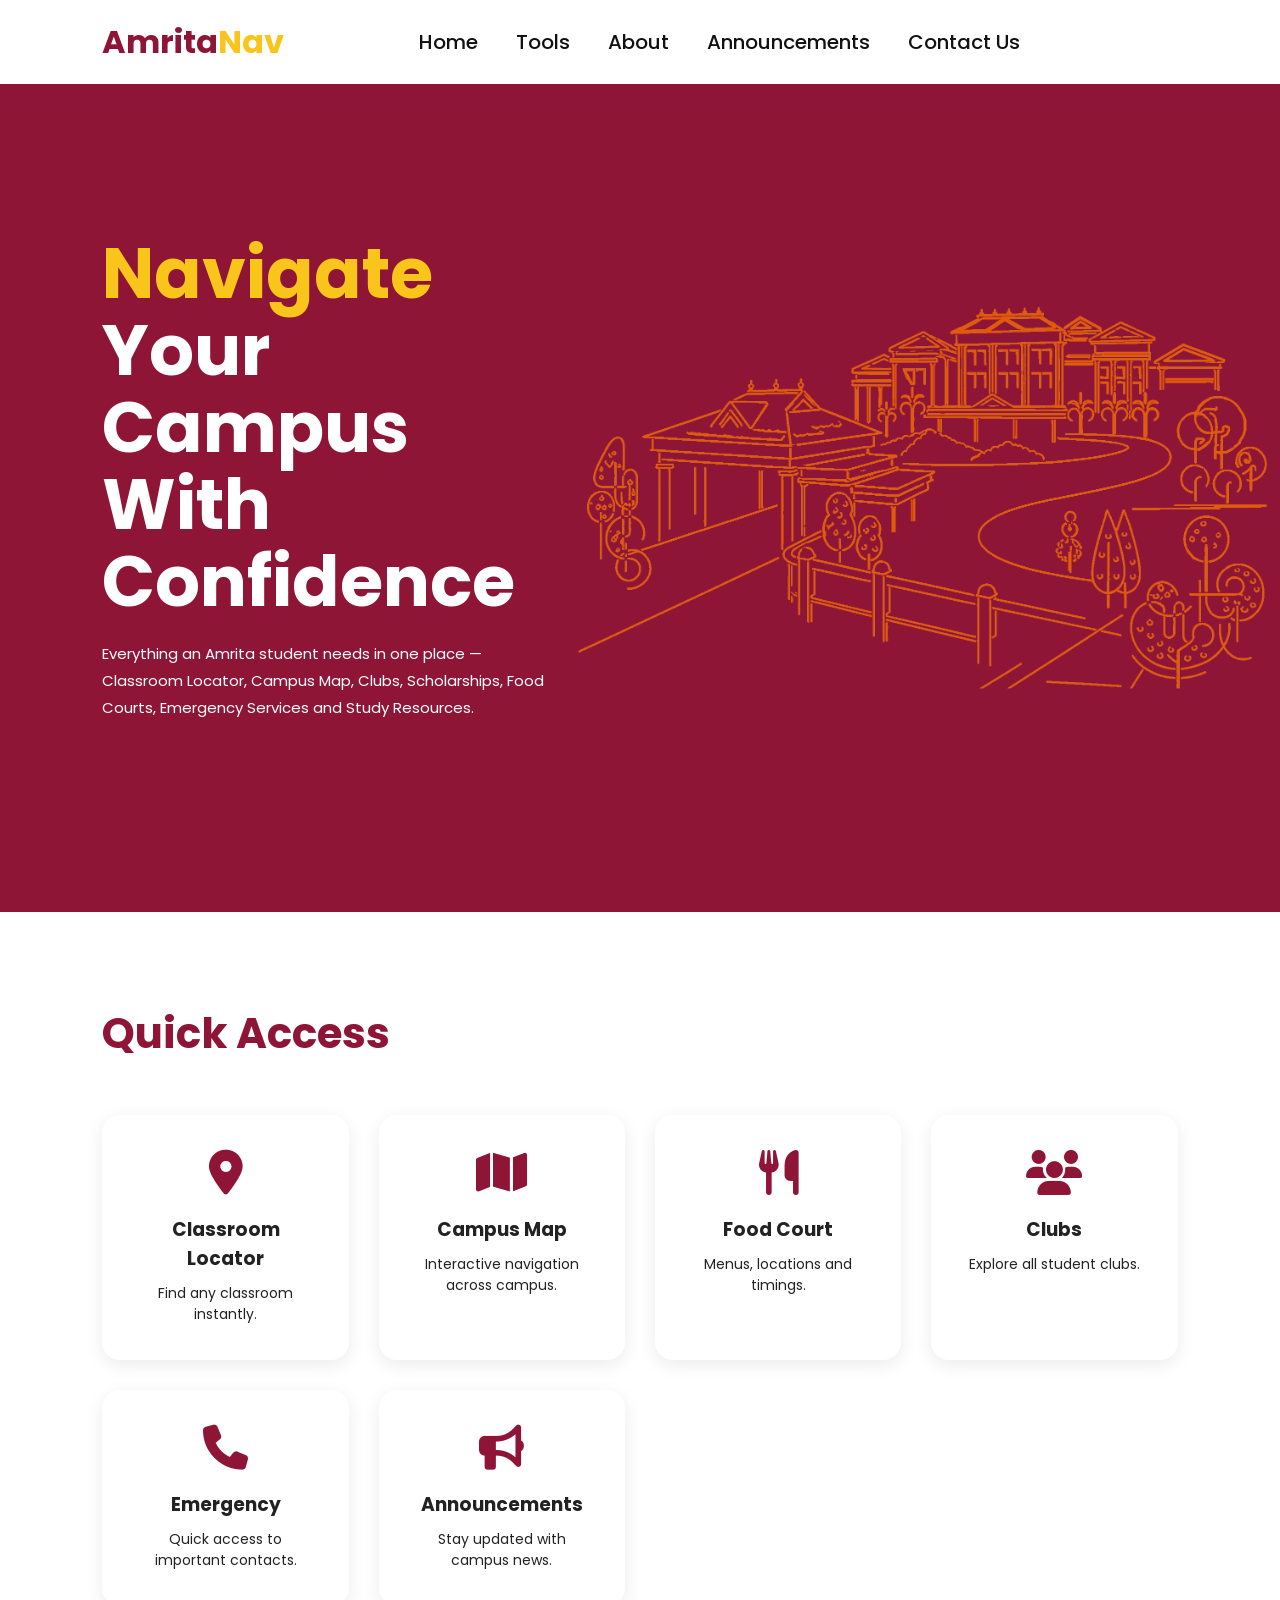
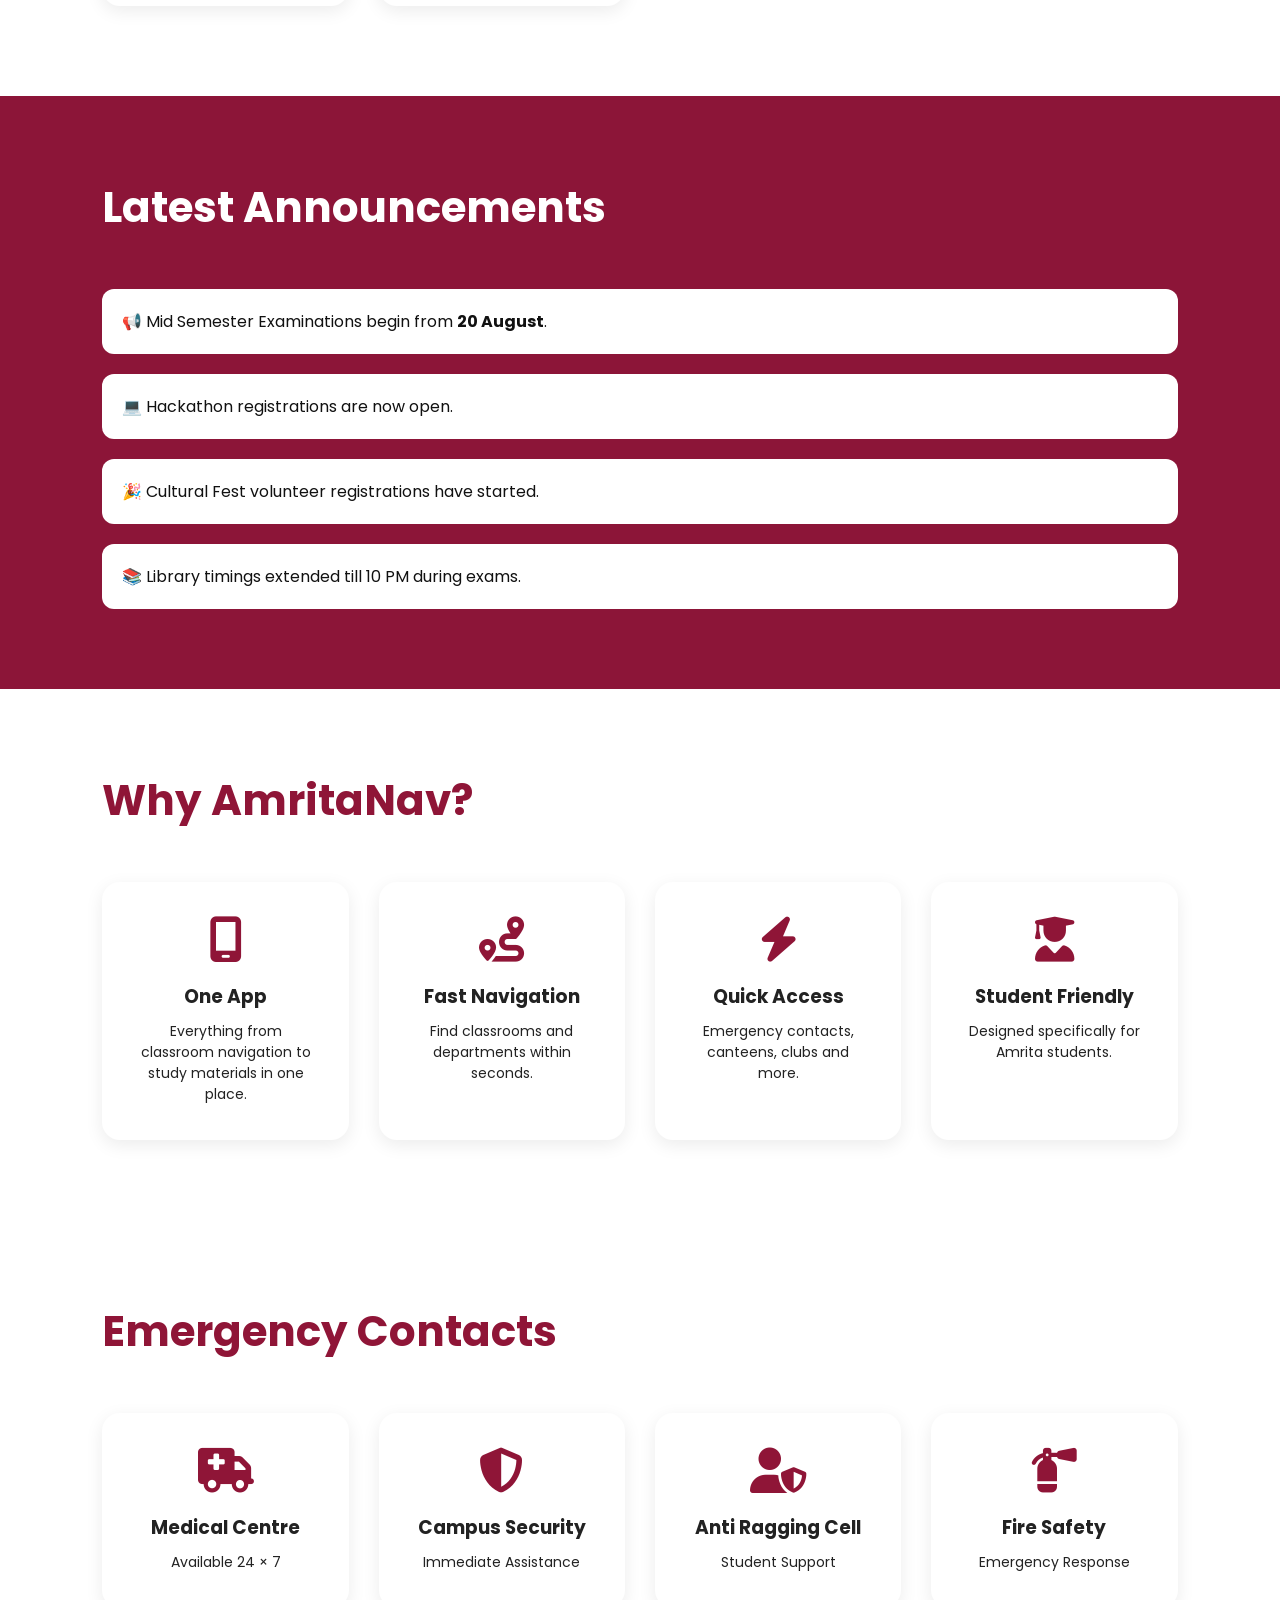
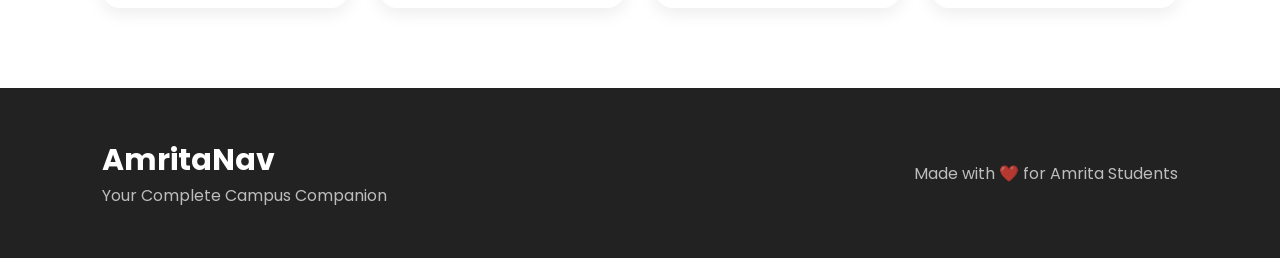
<file: code/index.html>
<!DOCTYPE html>
<html lang="en">

          <head>
                    <link rel="shortcut icon" href="./img/logo.png" type="image/x-icon">

                    <meta charset="UTF-8">

                    <meta name="viewport" content="width=device-width, initial-scale=1.0">

                    <title>AmritaNav</title>
                    <link rel="stylesheet"
                              href="https://fonts.googleapis.com/css2?family=Material+Symbols+Outlined:opsz,wght,FILL,GRAD@20..48,100..700,0..1,-50..200&icon_names=menuclose" />

                    <link rel="preconnect" href="https://fonts.googleapis.com">

                    <link rel="preconnect" href="https://fonts.gstatic.com" crossorigin>

                    <link href="https://fonts.googleapis.com/css2?family=Poppins:wght@300;400;500;600;700&display=swap"
                              rel="stylesheet">

                    <link rel="stylesheet"
                              href="https://cdnjs.cloudflare.com/ajax/libs/font-awesome/6.6.0/css/all.min.css">

                    <link rel="stylesheet" href="style.css">

          </head>

          <body>

                    <nav class=" element">

                              <div class="logo element">

                                        Amrita<span>Nav</span>

                              </div>

                              <ul id="bigscreenmenu">

                                        <li><a href="https://amritanav.com/">Home</a></li>

                                        <li><a href="./Tools/index.html">Tools</a></li>

                                        <li><a href="https://amritanav.com/About/index.html">About</a></li>

                                        <li><a href="https://amritanav.com/Announcements/index.html">Announcements</a>
                                        </li>

                                        <li><a href="https://amritanav.com/Contact%20us/index.html">Contact
                                                            Us</a></li>

                              </ul>

                              <div class="icons">
                                        <i onclick="openMenu()" class="material-symbols-outlined">menu</i>


                              </div>
                              <div id="mobilemenu">
                                        <i onclick="closeMenu()" class="material-symbols-outlined">close</i>
                                        <ul>

                                                  <a href="https://amritanav.com/">Home</a>
                                                  <a href="./Tools/index.html">Tools</a>
                                                  <a href="https://amritanav.com/About/index.html">About</a>
                                                  <a
                                                            href="https://amritanav.com/Announcements/index.html">Resources</a>
                                                  <a href="https://amritanav.com/Contact%20us/index.html">Contact
                                                            Us</a>

                                        </ul>
                              </div>

                    </nav>

                    <section class="page1">



                              <div>
                                        <h1 class="slidIn">

                                                  <Span>Navigate</Span> Your Campus With Confidence

                                        </h1>

                                        <p class=" slidIn">

                                                  Everything an Amrita student needs in one place —
                                                  Classroom Locator, Campus Map, Clubs,
                                                  Scholarships, Food Courts, Emergency Services
                                                  and Study Resources.

                                        </p>
                              </div>
                              <div>
                                        <img class="Collage" id="Collage" src="./img/Collage.webp" alt="">
                              </div>





                    </section>

                    <section class="page2">

                              <h2 class="title ">

                                        Quick Access

                              </h2>

                              <div class="grid">

                                        <a href="Tools/ClassroomLocator/index.html" class="card">

                                                  <i class="fa-solid fa-location-dot"></i>

                                                  <h3>Classroom Locator</h3>

                                                  <p>Find any classroom instantly.</p>

                                        </a>

                                        <div class="card">

                                                  <i class="fa-solid fa-map"></i>

                                                  <h3>Campus Map</h3>

                                                  <p>Interactive navigation across campus.</p>

                                        </div>



                                        <div class="card">

                                                  <i class="fa-solid fa-utensils"></i>

                                                  <h3>Food Court</h3>

                                                  <p>Menus, locations and timings.</p>

                                        </div>

                                        <div class="card">

                                                  <i class="fa-solid fa-users"></i>
                                                  <h3>Clubs</h3>
                                                  <p>Explore all student clubs.</p>

                                        </div>


                                        <div class="card">

                                                  <i class="fa-solid fa-phone"></i>

                                                  <h3>Emergency</h3>

                                                  <p>Quick access to important contacts.</p>

                                        </div>

                                        <div class="card">

                                                  <i class="fa-solid fa-bullhorn"></i>

                                                  <h3>Announcements</h3>

                                                  <p>Stay updated with campus news.</p>

                                        </div>

                              </div>

                    </section>

                    <section class="page3">

                              <h2 class="title slidIn" style="color:white;">

                                        Latest Announcements

                              </h2>

                              <div class="notice">

                                        📢 Mid Semester Examinations begin from <b>20 August</b>.

                              </div>

                              <div class="notice">

                                        💻 Hackathon registrations are now open.

                              </div>

                              <div class="notice">

                                        🎉 Cultural Fest volunteer registrations have started.

                              </div>

                              <div class="notice">

                                        📚 Library timings extended till 10 PM during exams.

                              </div>

                    </section>

                    <section class="page4">

                              <h2 class="title slidIn">

                                        Why AmritaNav?

                              </h2>

                              <div class="grid">

                                        <div class="card">

                                                  <i class="fa-solid fa-mobile-screen"></i>

                                                  <h3>One App</h3>

                                                  <p>

                                                            Everything from classroom navigation
                                                            to study materials in one place.

                                                  </p>

                                        </div>

                                        <div class="card">

                                                  <i class="fa-solid fa-route"></i>

                                                  <h3>Fast Navigation</h3>

                                                  <p>

                                                            Find classrooms and departments
                                                            within seconds.

                                                  </p>

                                        </div>

                                        <div class="card">

                                                  <i class="fa-solid fa-bolt"></i>

                                                  <h3>Quick Access</h3>

                                                  <p>

                                                            Emergency contacts,
                                                            canteens,
                                                            clubs and more.

                                                  </p>

                                        </div>

                                        <div class="card">

                                                  <i class="fa-solid fa-user-graduate"></i>

                                                  <h3>Student Friendly</h3>

                                                  <p>

                                                            Designed specifically for
                                                            Amrita students.

                                                  </p>

                                        </div>

                              </div>

                    </section>

                    <section class="page4" style="background:white;">

                              <h2 class="title slidIn">

                                        Emergency Contacts

                              </h2>

                              <div class="grid">

                                        <div class="card">

                                                  <i class="fa-solid fa-truck-medical"></i>

                                                  <h3>Medical Centre</h3>

                                                  <p>

                                                            Available 24 × 7

                                                  </p>

                                        </div>

                                        <div class="card">

                                                  <i class="fa-solid fa-shield-halved"></i>

                                                  <h3>Campus Security</h3>

                                                  <p>

                                                            Immediate Assistance

                                                  </p>

                                        </div>

                                        <div class="card">

                                                  <i class="fa-solid fa-user-shield"></i>

                                                  <h3>Anti Ragging Cell</h3>

                                                  <p>

                                                            Student Support

                                                  </p>

                                        </div>

                                        <div class="card">

                                                  <i class="fa-solid fa-fire-extinguisher"></i>

                                                  <h3>Fire Safety</h3>

                                                  <p>

                                                            Emergency Response

                                                  </p>

                                        </div>

                              </div>

                    </section>

                    <footer>

                              <div>

                                        <h2>

                                                  AmritaNav

                                        </h2>

                                        <p>

                                                  Your Complete Campus Companion

                                        </p>

                              </div>

                              <div>

                                        <p>

                                                  Made with ❤️ for Amrita Students

                                        </p>

                              </div>

                    </footer>

                    <script src="app.js"></script>

          </body>

</html>
</file>
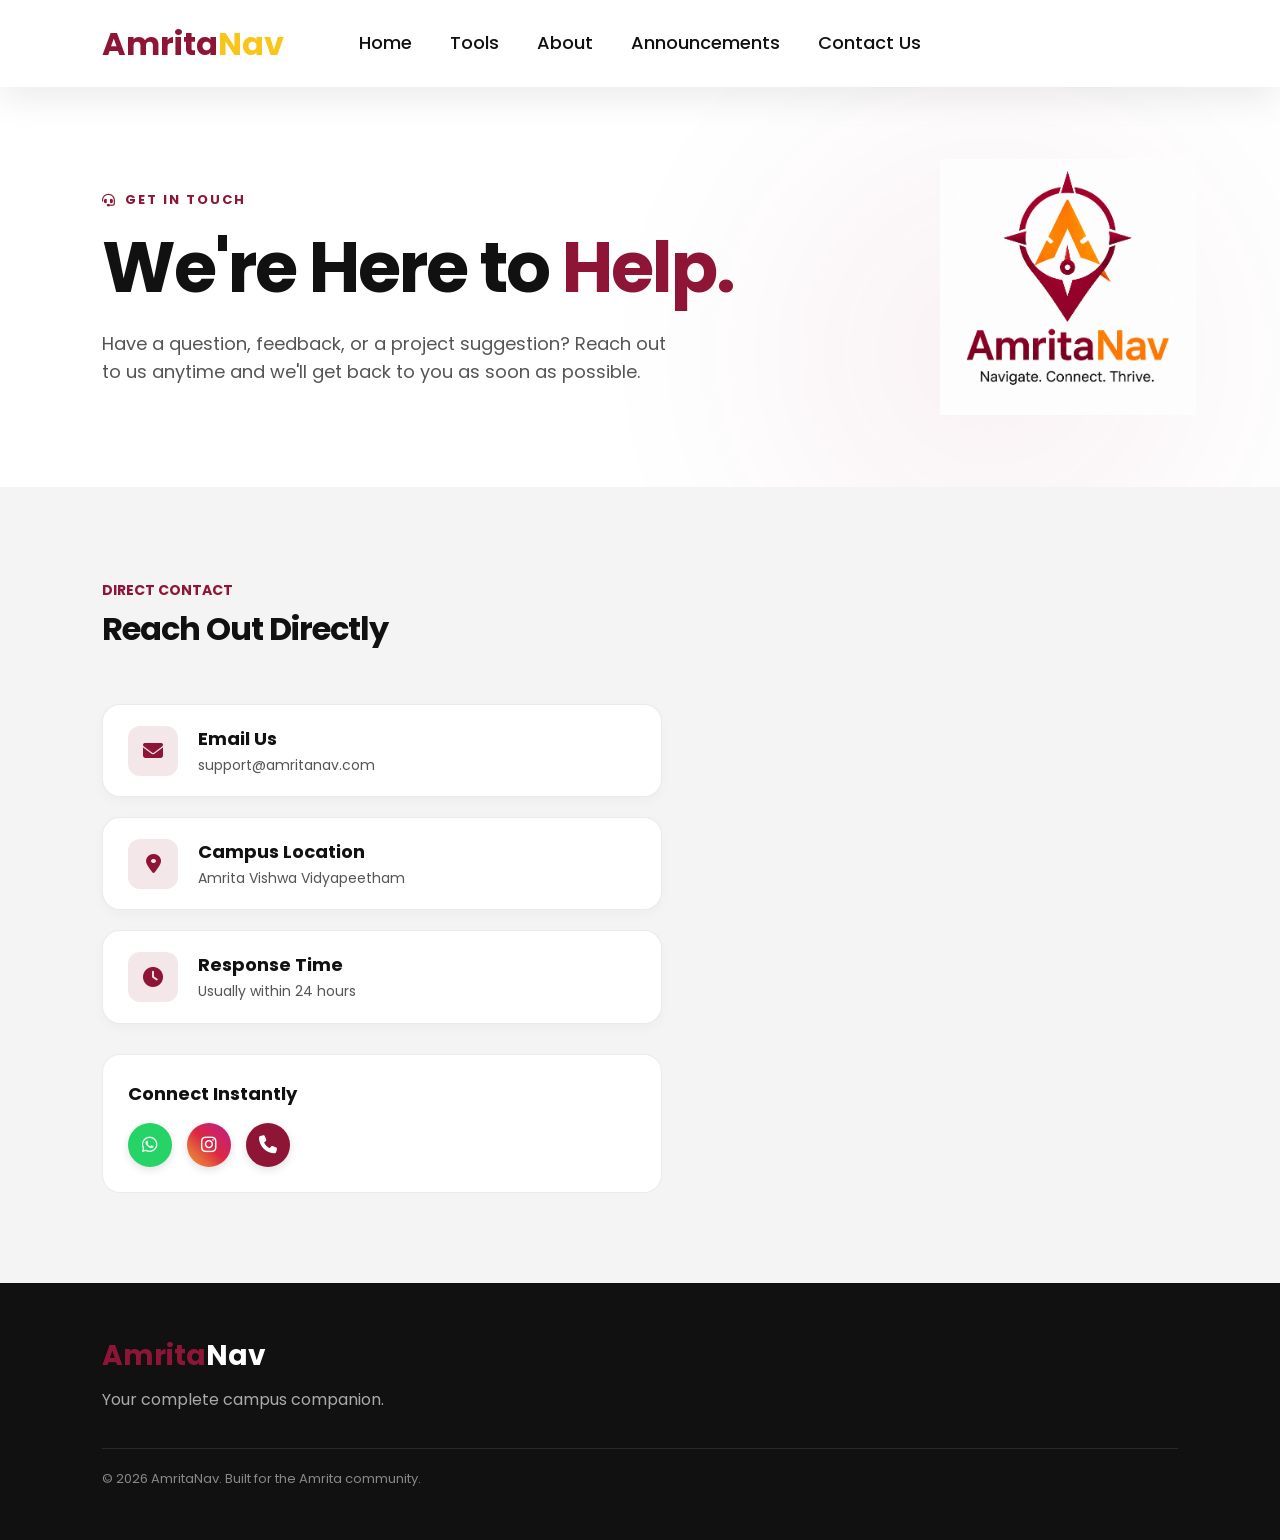
<file: code/Contact us/index.html>
<!DOCTYPE html>
<html lang="en">

          <head>
                    <link rel="shortcut icon" href="../img/logo.png" type="image/x-icon">
                    <meta charset="UTF-8">
                    <meta name="viewport" content="width=device-width, initial-scale=1.0">

                    <title>Contact Us - AmritaNav</title>

                    <link rel="stylesheet"
                              href="https://fonts.googleapis.com/css2?family=Material+Symbols+Outlined:opsz,wght,FILL,GRAD@20..48,100..700,0..1,-50..200&icon_names=menuclosefitness_center" />
                    <link rel="preconnect" href="https://fonts.googleapis.com">
                    <link rel="preconnect" href="https://fonts.gstatic.com" crossorigin>
                    <link href="https://fonts.googleapis.com/css2?family=Poppins:wght@300;400;500;600;700&display=swap"
                              rel="stylesheet">
                    <link rel="stylesheet"
                              href="https://cdnjs.cloudflare.com/ajax/libs/font-awesome/6.6.0/css/all.min.css">

                    <style>
                              /* =========================
           VARIABLES & RESET
        ========================= */
                              :root {
                                        --primary: #8f1537;
                                        --primary-dark: #6f102a;
                                        --yellow: #f9c51a;
                                        --white: #fff;
                                        --black: #111;
                                        --gray: #222;
                                        --light: #f4f4f4;
                                        --shadow: 0 12px 35px rgba(0, 0, 0, .08);
                                        --radius: 18px;
                                        --transition: .35s ease;

                                        --background: var(--white);
                                        --text: var(--gray);
                                        --muted: #555555;
                                        --border: rgba(0, 0, 0, 0.08);
                              }

                              * {
                                        margin: 0;
                                        padding: 0;
                                        box-sizing: border-box;
                                        font-family: 'Poppins', sans-serif;
                              }

                              html {
                                        scroll-behavior: smooth;
                              }

                              body {
                                        background: var(--background);
                                        color: var(--text);
                                        line-height: 1.6;
                              }

                              #logoImg {
                                        width: 20dvw;
                              }

                              /* =========================
           NAVBAR
        ========================= */
                              nav {
                                        width: 100%;
                                        background: var(--white);
                                        display: flex;
                                        justify-content: space-between;
                                        align-items: center;
                                        padding: 18px 8%;
                                        z-index: 1000;
                                        box-shadow: var(--shadow);
                                        position: sticky;
                                        top: 0;
                              }

                              nav::after {
                                        content: "";
                                        flex: 1;
                                        display: block;
                              }

                              .logo {
                                        font-size: 32px;
                                        font-weight: 700;
                                        color: var(--primary);
                                        flex: 1;
                              }

                              .logo span {
                                        color: var(--yellow);
                              }

                              nav #bigscreenmenu {
                                        display: flex;
                                        list-style: none;
                                        gap: 38px;
                                        margin: 0 auto;
                              }

                              nav #bigscreenmenu li {
                                        position: relative;
                              }

                              nav #bigscreenmenu a {
                                        color: var(--black);
                                        font-weight: 500;
                                        text-decoration: none;
                                        transition: var(--transition);
                                        font-size: 18px;
                              }

                              nav #bigscreenmenu a:hover {
                                        color: var(--primary);
                              }

                              nav #bigscreenmenu li::after {
                                        content: "";
                                        position: absolute;
                                        left: 0;
                                        bottom: -8px;
                                        width: 0;
                                        height: 2px;
                                        background: var(--primary);
                                        transition: var(--transition);
                              }

                              nav #bigscreenmenu li:hover::after {
                                        width: 100%;
                              }

                              .icons {
                                        display: none;
                                        gap: 20px;
                                        font-size: 24px;
                                        color: var(--primary);
                                        cursor: pointer;
                              }

                              #mobilemenu {
                                        display: none;
                                        text-align: right;
                                        padding: 40px 8%;
                                        z-index: 9999;
                                        top: 0;
                                        right: 0;
                                        position: fixed;
                                        background: var(--white);
                                        width: 100%;
                                        height: 100vh;
                              }

                              #mobilemenu.show {
                                        display: block;
                              }

                              #mobilemenu i {
                                        font-size: 28px;
                                        cursor: pointer;
                                        color: var(--black);
                              }

                              #mobilemenu ul {
                                        text-align: left;
                                        padding: 40px 0;
                                        display: flex;
                                        flex-direction: column;
                                        list-style: none;
                                        gap: 20px;
                              }

                              #mobilemenu ul a {
                                        border-radius: 8px;
                                        padding: 12px 20px;
                                        display: flex;
                                        justify-content: center;
                                        align-items: center;
                                        font-size: 18px;
                                        text-decoration: none;
                                        background: var(--primary);
                                        color: var(--white);
                                        font-weight: 500;
                              }

                              /* =========================
           HERO
        ========================= */
                              .hero {
                                        min-height: 400px;
                                        padding: 80px 8%;
                                        display: flex;
                                        align-items: center;
                                        justify-content: space-between;
                                        position: relative;
                                        overflow: hidden;
                                        background: var(--white);
                              }

                              .hero::before {
                                        content: "";
                                        position: absolute;
                                        width: 450px;
                                        height: 450px;
                                        background: var(--primary);
                                        opacity: 0.05;
                                        filter: blur(120px);
                                        border-radius: 50%;
                                        right: 5%;
                                        top: 10%;
                              }

                              .hero-content {
                                        max-width: 700px;
                                        position: relative;
                                        z-index: 2;
                              }

                              .small-title {
                                        display: inline-flex;
                                        align-items: center;
                                        gap: 8px;
                                        color: var(--primary);
                                        font-size: 13px;
                                        font-weight: 700;
                                        letter-spacing: 2px;
                                        margin-bottom: 20px;
                              }

                              .hero h1 {
                                        font-size: clamp(40px, 6vw, 70px);
                                        line-height: 1.05;
                                        letter-spacing: -2px;
                                        margin-bottom: 25px;
                                        color: var(--black);
                              }

                              .hero h1 span {
                                        color: var(--primary);
                              }

                              .hero p {
                                        color: var(--muted);
                                        font-size: 18px;
                                        max-width: 570px;
                              }

                              .hero-icon {
                                        width: 220px;
                                        height: 220px;
                                        display: flex;
                                        align-items: center;
                                        justify-content: center;
                                        position: relative;
                                        animation: float 4s ease-in-out infinite;
                              }

                              @keyframes float {

                                        0%,
                                        100% {
                                                  transform: translateY(0);
                                        }

                                        50% {
                                                  transform: translateY(-15px);
                                        }
                              }

                              /* =========================
           CONTACT SECTION & FORM
        ========================= */
                              .section {
                                        padding: 90px 8%;
                              }

                              .contact-section {
                                        background: var(--light);
                              }

                              .contact-grid {
                                        display: grid;
                                        grid-template-columns: 1.2fr 1fr;
                                        gap: 50px;
                                        align-items: start;
                              }

                              .form-card {
                                        background: var(--white);
                                        padding: 40px;
                                        border-radius: var(--radius);
                                        border: 1px solid var(--border);
                                        box-shadow: var(--shadow);
                              }

                              .form-card h2 {
                                        font-size: 28px;
                                        color: var(--black);
                                        margin-bottom: 25px;
                              }

                              .contact-form {
                                        display: flex;
                                        flex-direction: column;
                                        gap: 20px;
                              }

                              .input-group {
                                        display: flex;
                                        flex-direction: column;
                                        gap: 8px;
                              }

                              .input-group label {
                                        font-size: 14px;
                                        font-weight: 600;
                                        color: var(--black);
                              }

                              .input-group input,
                              .input-group textarea {
                                        width: 100%;
                                        padding: 14px 18px;
                                        border-radius: 10px;
                                        border: 1px solid var(--border);
                                        background: #fafafa;
                                        font-size: 15px;
                                        font-family: inherit;
                                        color: var(--text);
                                        transition: var(--transition);
                                        outline: none;
                              }

                              .input-group input:focus,
                              .input-group textarea:focus {
                                        border-color: var(--primary);
                                        background: var(--white);
                                        box-shadow: 0 0 0 3px rgba(143, 21, 55, 0.1);
                              }

                              .cta-button {
                                        display: inline-flex;
                                        align-items: center;
                                        gap: 12px;
                                        padding: 16px 32px;
                                        background: var(--primary);
                                        color: var(--white);
                                        text-decoration: none;
                                        font-weight: 600;
                                        border-radius: 30px;
                                        transition: var(--transition);
                                        box-shadow: 0 4px 15px rgba(143, 21, 55, 0.3);
                                        border: none;
                                        cursor: pointer;
                                        align-self: flex-start;
                                        font-size: 16px;
                              }

                              .cta-button:hover {
                                        background: var(--primary-dark);
                                        transform: translateY(-3px);
                              }

                              /* Contact Details Right Side */
                              .contact-info {
                                        display: flex;
                                        flex-direction: column;
                                        gap: 30px;
                              }

                              .section-heading {
                                        margin-bottom: 20px;
                              }

                              .section-heading span {
                                        color: var(--primary);
                                        font-size: 14px;
                                        font-weight: bold;
                              }

                              .section-heading h2 {
                                        font-size: 32px;
                                        letter-spacing: -1px;
                                        color: var(--black);
                              }

                              .info-items {
                                        display: flex;
                                        flex-direction: column;
                                        gap: 20px;
                              }

                              .info-item {
                                        display: flex;
                                        align-items: center;
                                        gap: 20px;
                                        background: var(--white);
                                        padding: 20px 25px;
                                        border-radius: var(--radius);
                                        border: 1px solid var(--border);
                                        box-shadow: 0 4px 12px rgba(0, 0, 0, 0.03);
                              }

                              .info-icon {
                                        width: 50px;
                                        height: 50px;
                                        border-radius: 12px;
                                        background: rgba(143, 21, 55, 0.1);
                                        color: var(--primary);
                                        display: flex;
                                        align-items: center;
                                        justify-content: center;
                                        font-size: 20px;
                              }

                              .info-item h3 {
                                        font-size: 18px;
                                        color: var(--black);
                              }

                              .info-item p {
                                        color: var(--muted);
                                        font-size: 14px;
                              }

                              .social-reach {
                                        background: var(--white);
                                        padding: 25px;
                                        border-radius: var(--radius);
                                        border: 1px solid var(--border);
                              }

                              .social-reach h3 {
                                        font-size: 18px;
                                        margin-bottom: 15px;
                                        color: var(--black);
                              }

                              .contact-bubbles {
                                        display: flex;
                                        gap: 15px;
                              }

                              .contact-bubble {
                                        width: 44px;
                                        height: 44px;
                                        border-radius: 50%;
                                        display: flex;
                                        align-items: center;
                                        justify-content: center;
                                        color: var(--white);
                                        font-size: 18px;
                                        text-decoration: none;
                                        transition: var(--transition);
                                        box-shadow: 0 3px 8px rgba(0, 0, 0, 0.12);
                              }

                              .contact-bubble:hover {
                                        transform: scale(1.12);
                              }

                              .contact-bubble.whatsapp {
                                        background-color: #25D366;
                              }

                              .contact-bubble.instagram {
                                        background: linear-gradient(45deg, #f09433, #e6683c, #dc2743, #cc2366, #bc1888);
                              }

                              .contact-bubble.phone {
                                        background-color: var(--primary);
                              }

                              /* =========================
           FOOTER
        ========================= */
                              footer {
                                        padding: 50px 8%;
                                        border-top: 1px solid var(--border);
                                        background: var(--black);
                                        color: var(--white);
                              }

                              .footer-logo {
                                        font-size: 28px;
                                        font-weight: 700;
                              }

                              .footer-logo span {
                                        color: var(--primary);
                              }

                              footer>p {
                                        color: #aaa;
                                        margin-top: 8px;
                              }

                              .footer-line {
                                        height: 1px;
                                        background: rgba(255, 255, 255, 0.1);
                                        margin: 35px 0 20px;
                              }

                              footer .copyright {
                                        font-size: 13px;
                                        color: #888;
                              }

                              /* =========================
           RESPONSIVE
        ========================= */
                              @media (max-width: 900px) {
                                        nav::after {
                                                  display: none;
                                        }

                                        nav #bigscreenmenu {
                                                  display: none;
                                        }

                                        .logo {
                                                  flex: initial;
                                        }

                                        .icons {
                                                  display: flex;
                                        }

                                        .hero {
                                                  flex-direction: column;
                                                  align-items: flex-start;
                                                  justify-content: center;
                                                  gap: 40px;
                                        }

                                        .hero-icon {
                                                  align-self: center;
                                                  width: 150px;
                                                  height: 150px;
                                        }

                                        .contact-grid {
                                                  grid-template-columns: 1fr;
                                        }
                              }
                    </style>
          </head>

          <body>
                    <!-- ================= NAVBAR ================= -->
                    <nav class="element">
                              <div class="logo element">
                                        Amrita<span>Nav</span>
                              </div>

                              <ul id="bigscreenmenu">
                                        <li><a href="https://amritanav.com/">Home</a></li>
                                        <li><a href="../Tools/index.html">Tools</a></li>
                                        <li><a href="https://amritanav.com/About/index.html">About</a></li>
                                        <li><a href="https://amritanav.com/Announcements/index.html">Announcements</a>
                                        </li>
                                        <li><a href="https://amritanav.com/Contact%20us/index.html">Contact Us</a></li>
                              </ul>

                              <div class="icons">
                                        <i onclick="openMenu()" class="material-symbols-outlined" id="menuBtn">menu</i>
                              </div>

                              <div id="mobilemenu">
                                        <i onclick="closeMenu()" class="material-symbols-outlined"
                                                  id="closeBtn">close</i>
                                        <ul>
                                                  <a href="https://amritanav.com/">Home</a>
                                                  <a href="../Tools/index.html">Tools</a>
                                                  <a href="https://amritanav.com/About/index.html">About</a>
                                                  <a href="https://amritanav.com/Announcements/index.html">Resources</a>
                                                  <a href="https://amritanav.com/Contact%20us/index.html">Contact Us</a>
                                        </ul>
                              </div>
                    </nav>

                    <main>
                              <!-- ================= HERO ================= -->
                              <section class="hero">
                                        <div class="hero-content">
                                                  <span class="small-title">
                                                            <i class="fa-solid fa-headset"></i>
                                                            GET IN TOUCH
                                                  </span>
                                                  <h1>
                                                            We're Here to <span>Help.</span>
                                                  </h1>
                                                  <p>
                                                            Have a question, feedback, or a project suggestion? Reach
                                                            out to us anytime and we'll get back to you as soon as
                                                            possible.
                                                  </p>
                                        </div>

                                        <div class="hero-icon">
                                                  <img id="logoImg" src="../img/logo.png" alt="AmritaNav Logo">
                                        </div>
                              </section>

                              <!-- ================= CONTACT SECTION ================= -->
                              <section class="section contact-section">
                                        <div class="contact-grid">

                                                  
                                                  

                                                  <!-- Direct Contact Information -->
                                                  <div class="contact-info">
                                                            <div class="section-heading">
                                                                      <span>DIRECT CONTACT</span>
                                                                      <h2>Reach Out Directly</h2>
                                                            </div>

                                                            <div class="info-items">
                                                                      <div class="info-item">
                                                                                <div class="info-icon">
                                                                                          <i
                                                                                                    class="fa-solid fa-envelope"></i>
                                                                                </div>
                                                                                <div>
                                                                                          <h3>Email Us</h3>
                                                                                          <p>support@amritanav.com</p>
                                                                                </div>
                                                                      </div>

                                                                      <div class="info-item">
                                                                                <div class="info-icon">
                                                                                          <i
                                                                                                    class="fa-solid fa-location-dot"></i>
                                                                                </div>
                                                                                <div>
                                                                                          <h3>Campus Location</h3>
                                                                                          <p>Amrita Vishwa Vidyapeetham
                                                                                          </p>
                                                                                </div>
                                                                      </div>

                                                                      <div class="info-item">
                                                                                <div class="info-icon">
                                                                                          <i
                                                                                                    class="fa-solid fa-clock"></i>
                                                                                </div>
                                                                                <div>
                                                                                          <h3>Response Time</h3>
                                                                                          <p>Usually within 24 hours</p>
                                                                                </div>
                                                                      </div>
                                                            </div>

                                                            <!-- Instant Contact Bubbles -->
                                                            <div class="social-reach">
                                                                      <h3>Connect Instantly</h3>
                                                                      <div class="contact-bubbles">
                                                                                <a href="https://wa.me/1234567890"
                                                                                          target="_blank"
                                                                                          class="contact-bubble whatsapp"
                                                                                          title="WhatsApp">
                                                                                          <i
                                                                                                    class="fa-brands fa-whatsapp"></i>
                                                                                </a>
                                                                                <a href="https://instagram.com/amritanav"
                                                                                          target="_blank"
                                                                                          class="contact-bubble instagram"
                                                                                          title="Instagram">
                                                                                          <i
                                                                                                    class="fa-brands fa-instagram"></i>
                                                                                </a>
                                                                                <a href="tel:+1234567890"
                                                                                          class="contact-bubble phone"
                                                                                          title="Call Us">
                                                                                          <i
                                                                                                    class="fa-solid fa-phone"></i>
                                                                                </a>
                                                                      </div>
                                                            </div>

                                                  </div>

                                        </div>
                              </section>
                    </main>

                    <!-- ================= FOOTER ================= -->
                    <footer>
                              <div class="footer-logo">
                                        <span>Amrita</span>Nav
                              </div>
                              <p>Your complete campus companion.</p>
                              <div class="footer-line"></div>
                              <p class="copyright">
                                        © 2026 AmritaNav. Built for the Amrita community.
                              </p>
                    </footer>

                    <script>
                              const menuBtn = document.getElementById("menuBtn");
                              const closeBtn = document.getElementById("closeBtn");
                              const mobileMenu = document.getElementById("mobilemenu");

                              function openMenu() {
                                        mobileMenu.classList.add("show");
                              }

                              function closeMenu() {
                                        mobileMenu.classList.remove("show");
                              }

                              menuBtn.addEventListener("click", openMenu);
                              closeBtn.addEventListener("click", closeMenu);
                    </script>
          </body>

</html>
</file>
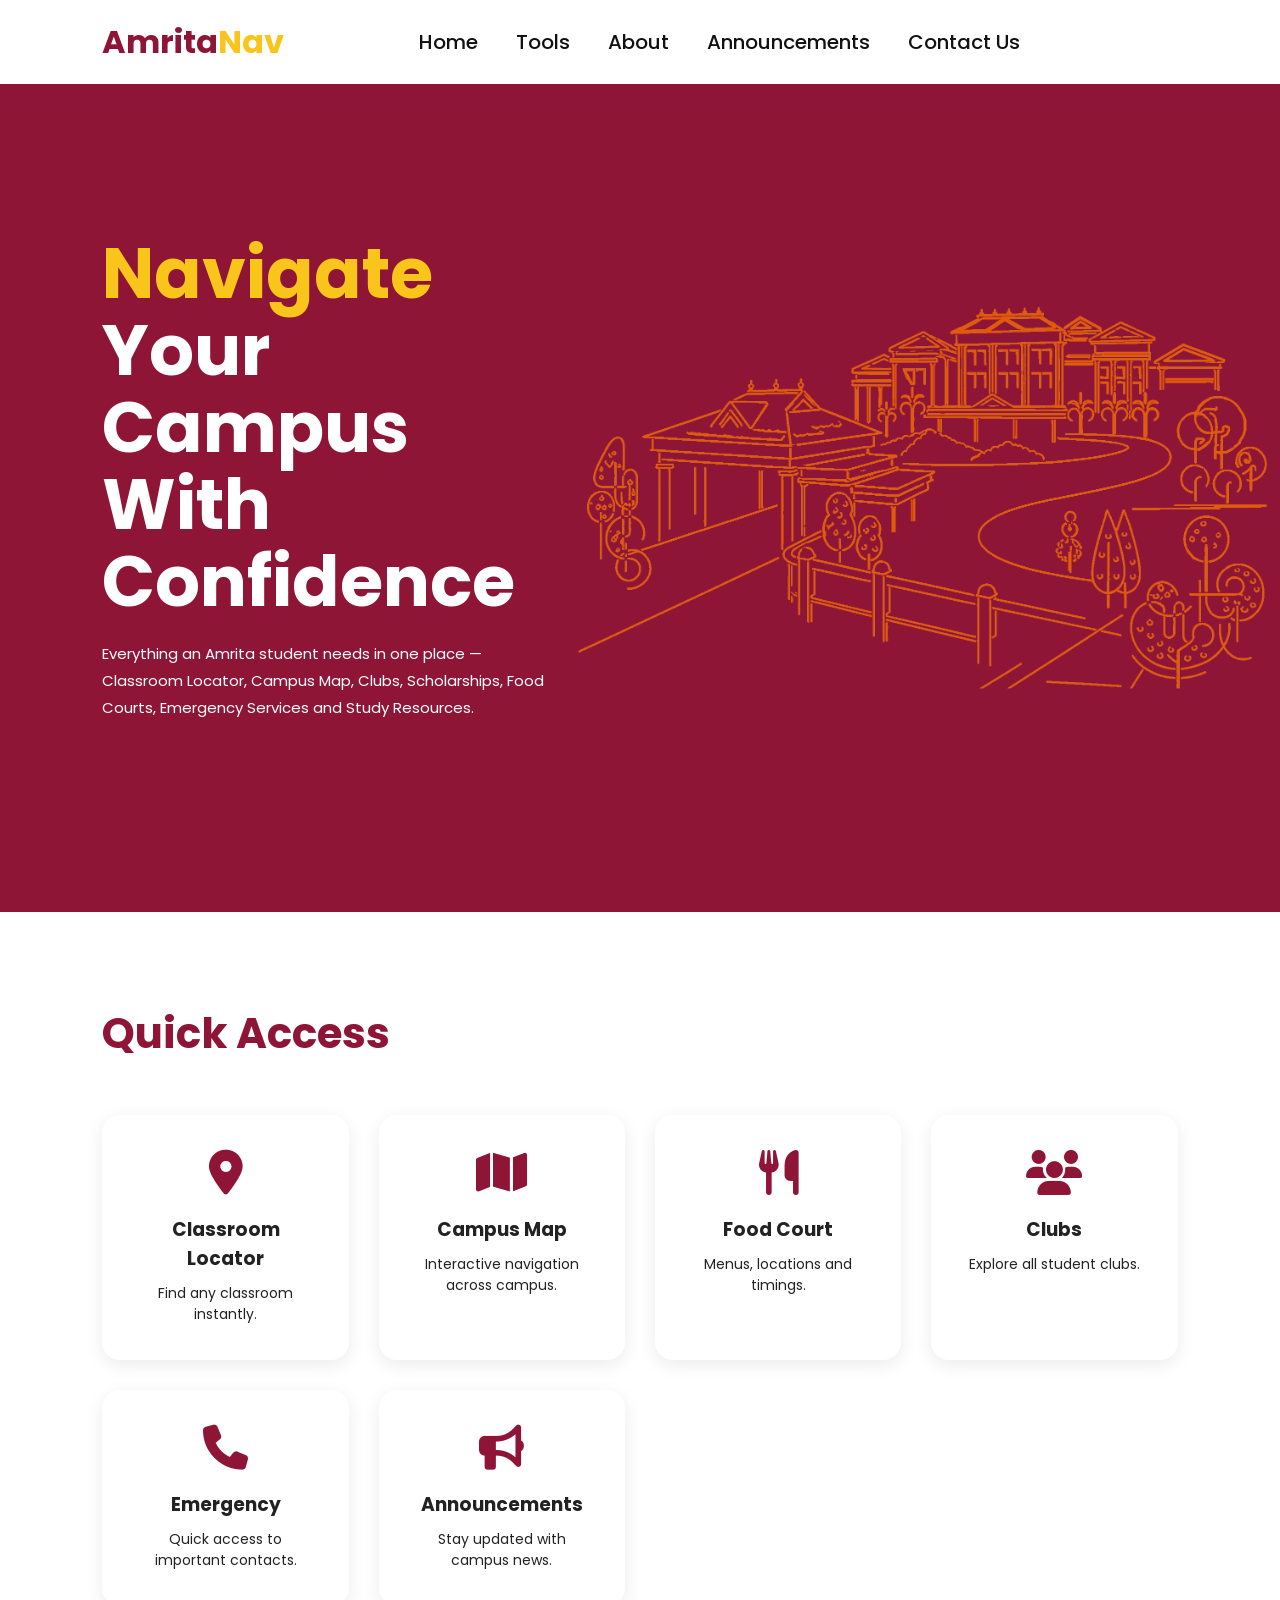
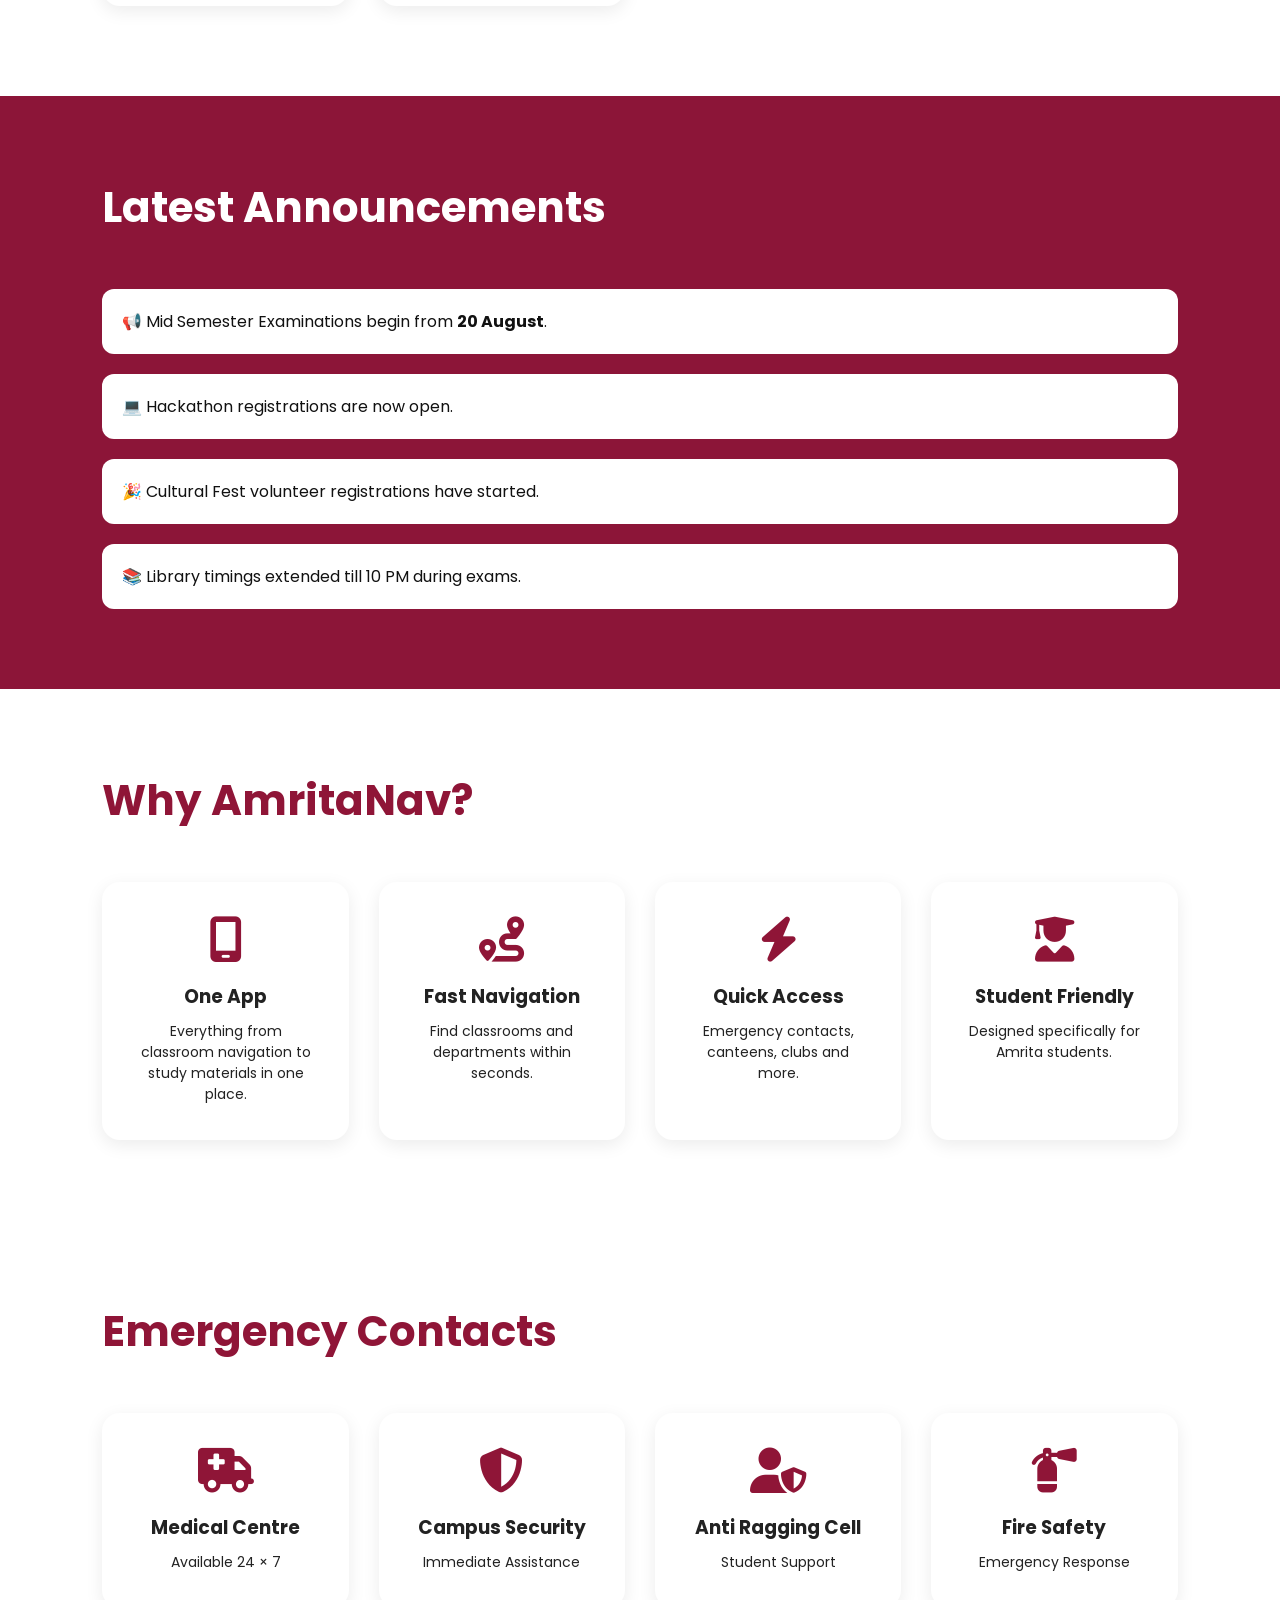
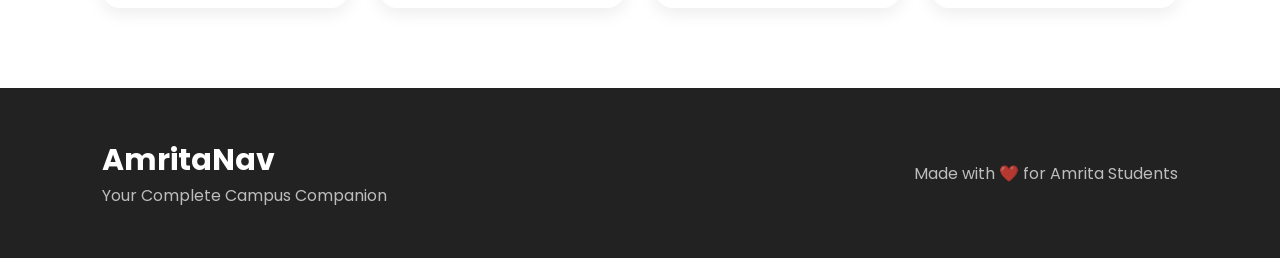
<file: code/Html/index.html>
<!DOCTYPE html>
<html lang="en">

          <head>
                    <link rel="shortcut icon" href="./img/logo.png" type="image/x-icon">

                    <meta charset="UTF-8">

                    <meta name="viewport" content="width=device-width, initial-scale=1.0">

                    <title>AmritaNav</title>
                    <link rel="stylesheet"
                              href="https://fonts.googleapis.com/css2?family=Material+Symbols+Outlined:opsz,wght,FILL,GRAD@20..48,100..700,0..1,-50..200&icon_names=menuclose" />

                    <link rel="preconnect" href="https://fonts.googleapis.com">

                    <link rel="preconnect" href="https://fonts.gstatic.com" crossorigin>

                    <link href="https://fonts.googleapis.com/css2?family=Poppins:wght@300;400;500;600;700&display=swap"
                              rel="stylesheet">

                    <link rel="stylesheet"
                              href="https://cdnjs.cloudflare.com/ajax/libs/font-awesome/6.6.0/css/all.min.css">

                    <link rel="stylesheet" href="style.css">

          </head>

          <body >

                    <nav class=" element">

                              <div class="logo element">

                                        Amrita<span>Nav</span>

                              </div>

                              <ul id="bigscreenmenu">

                                        <li><a href="">Home</a></li>

                                        <li><a href="./Tools/index.html">Tools</a></li>

                                        <li><a href="https://amritanav.vercel.app/About/index.html">About</a></li>

                                        <li><a href="https://amritanav.vercel.app/Announcements/index.html">Announcements</a></li>

                                        <li><a href="https://amritanav.vercel.app/Contact%20us/index.html">Contact Us</a></li>

                              </ul>

                              <div class="icons">
                                        <i onclick="openMenu()" class="material-symbols-outlined">menu</i>


                              </div>
                              <div id="mobilemenu">
                                        <i onclick="closeMenu()" class="material-symbols-outlined">close</i>
                                        <ul>

                                                  <a href="https://amritanav.vercel.app/">Home</a>
                                                  <a href="https://amritanav.vercel.app/Tools/index.html">Tools</a>
                                                  <a href="https://amritanav.vercel.app/About/index.html">About</a>
                                                  <a href="https://amritanav.vercel.app/Announcements/index.html">Resources</a>
                                                  <a href="https://amritanav.vercel.app/Contact%20us/index.html">Contact Us</a>

                                        </ul>
                              </div>

                    </nav>

                    <section class="page1">



                              <div>
                                        <h1 class="slidIn">

                                                  <Span>Navigate</Span> Your Campus With Confidence

                                        </h1>

                                        <p class=" slidIn">

                                                  Everything an Amrita student needs in one place —
                                                  Classroom Locator, Campus Map, Clubs,
                                                  Scholarships, Food Courts, Emergency Services
                                                  and Study Resources.

                                        </p>
                              </div>
                              <div>
                                        <img class="Collage" id="Collage" src="./img/Collage.webp" alt="">
                              </div>





                    </section>

                    <section class="page2">

                              <h2 class="title ">

                                        Quick Access

                              </h2>

                              <div class="grid">

                                        <div class="card">

                                                  <i class="fa-solid fa-location-dot"></i>

                                                  <h3>Classroom Locator</h3>

                                                  <p>Find any classroom instantly.</p>

                                        </div>

                                        <div class="card">

                                                  <i class="fa-solid fa-map"></i>

                                                  <h3>Campus Map</h3>

                                                  <p>Interactive navigation across campus.</p>

                                        </div>

                                    

                                        <div class="card">

                                                  <i class="fa-solid fa-utensils"></i>

                                                  <h3>Food Court</h3>

                                                  <p>Menus, locations and timings.</p>

                                        </div>

                                        <div class="card">

                                                  <i class="fa-solid fa-users"></i>
                                                  <h3>Clubs</h3>
                                                  <p>Explore all student clubs.</p>

                                        </div>

                                       
                                        <div class="card">

                                                  <i class="fa-solid fa-phone"></i>

                                                  <h3>Emergency</h3>

                                                  <p>Quick access to important contacts.</p>

                                        </div>

                                        <div class="card">

                                                  <i class="fa-solid fa-bullhorn"></i>

                                                  <h3>Announcements</h3>

                                                  <p>Stay updated with campus news.</p>

                                        </div>

                              </div>

                    </section>

                    <section class="page3">

                              <h2 class="title slidIn" style="color:white;">

                                        Latest Announcements

                              </h2>

                              <div class="notice">

                                        📢 Mid Semester Examinations begin from <b>20 August</b>.

                              </div>

                              <div class="notice">

                                        💻 Hackathon registrations are now open.

                              </div>

                              <div class="notice">

                                        🎉 Cultural Fest volunteer registrations have started.

                              </div>

                              <div class="notice">

                                        📚 Library timings extended till 10 PM during exams.

                              </div>

                    </section>

                    <section class="page4">

                              <h2 class="title slidIn">

                                        Why AmritaNav?

                              </h2>

                              <div class="grid">

                                        <div class="card">

                                                  <i class="fa-solid fa-mobile-screen"></i>

                                                  <h3>One App</h3>

                                                  <p>

                                                            Everything from classroom navigation
                                                            to study materials in one place.

                                                  </p>

                                        </div>

                                        <div class="card">

                                                  <i class="fa-solid fa-route"></i>

                                                  <h3>Fast Navigation</h3>

                                                  <p>

                                                            Find classrooms and departments
                                                            within seconds.

                                                  </p>

                                        </div>

                                        <div class="card">

                                                  <i class="fa-solid fa-bolt"></i>

                                                  <h3>Quick Access</h3>

                                                  <p>

                                                            Emergency contacts,
                                                            canteens,
                                                            clubs and more.

                                                  </p>

                                        </div>

                                        <div class="card">

                                                  <i class="fa-solid fa-user-graduate"></i>

                                                  <h3>Student Friendly</h3>

                                                  <p>

                                                            Designed specifically for
                                                            Amrita students.

                                                  </p>

                                        </div>

                              </div>

                    </section>

                    <section class="page4" style="background:white;">

                              <h2 class="title slidIn">

                                        Emergency Contacts

                              </h2>

                              <div class="grid">

                                        <div class="card">

                                                  <i class="fa-solid fa-truck-medical"></i>

                                                  <h3>Medical Centre</h3>

                                                  <p>

                                                            Available 24 × 7

                                                  </p>

                                        </div>

                                        <div class="card">

                                                  <i class="fa-solid fa-shield-halved"></i>

                                                  <h3>Campus Security</h3>

                                                  <p>

                                                            Immediate Assistance

                                                  </p>

                                        </div>

                                        <div class="card">

                                                  <i class="fa-solid fa-user-shield"></i>

                                                  <h3>Anti Ragging Cell</h3>

                                                  <p>

                                                            Student Support

                                                  </p>

                                        </div>

                                        <div class="card">

                                                  <i class="fa-solid fa-fire-extinguisher"></i>

                                                  <h3>Fire Safety</h3>

                                                  <p>

                                                            Emergency Response

                                                  </p>

                                        </div>

                              </div>

                    </section>

                    <footer>

                              <div>

                                        <h2>

                                                  AmritaNav

                                        </h2>

                                        <p>

                                                  Your Complete Campus Companion

                                        </p>

                              </div>

                              <div>

                                        <p>

                                                  Made with ❤️ for Amrita Students

                                        </p>

                              </div>

                    </footer>

                    <script src="app.js"></script>

          </body>

</html>
</file>
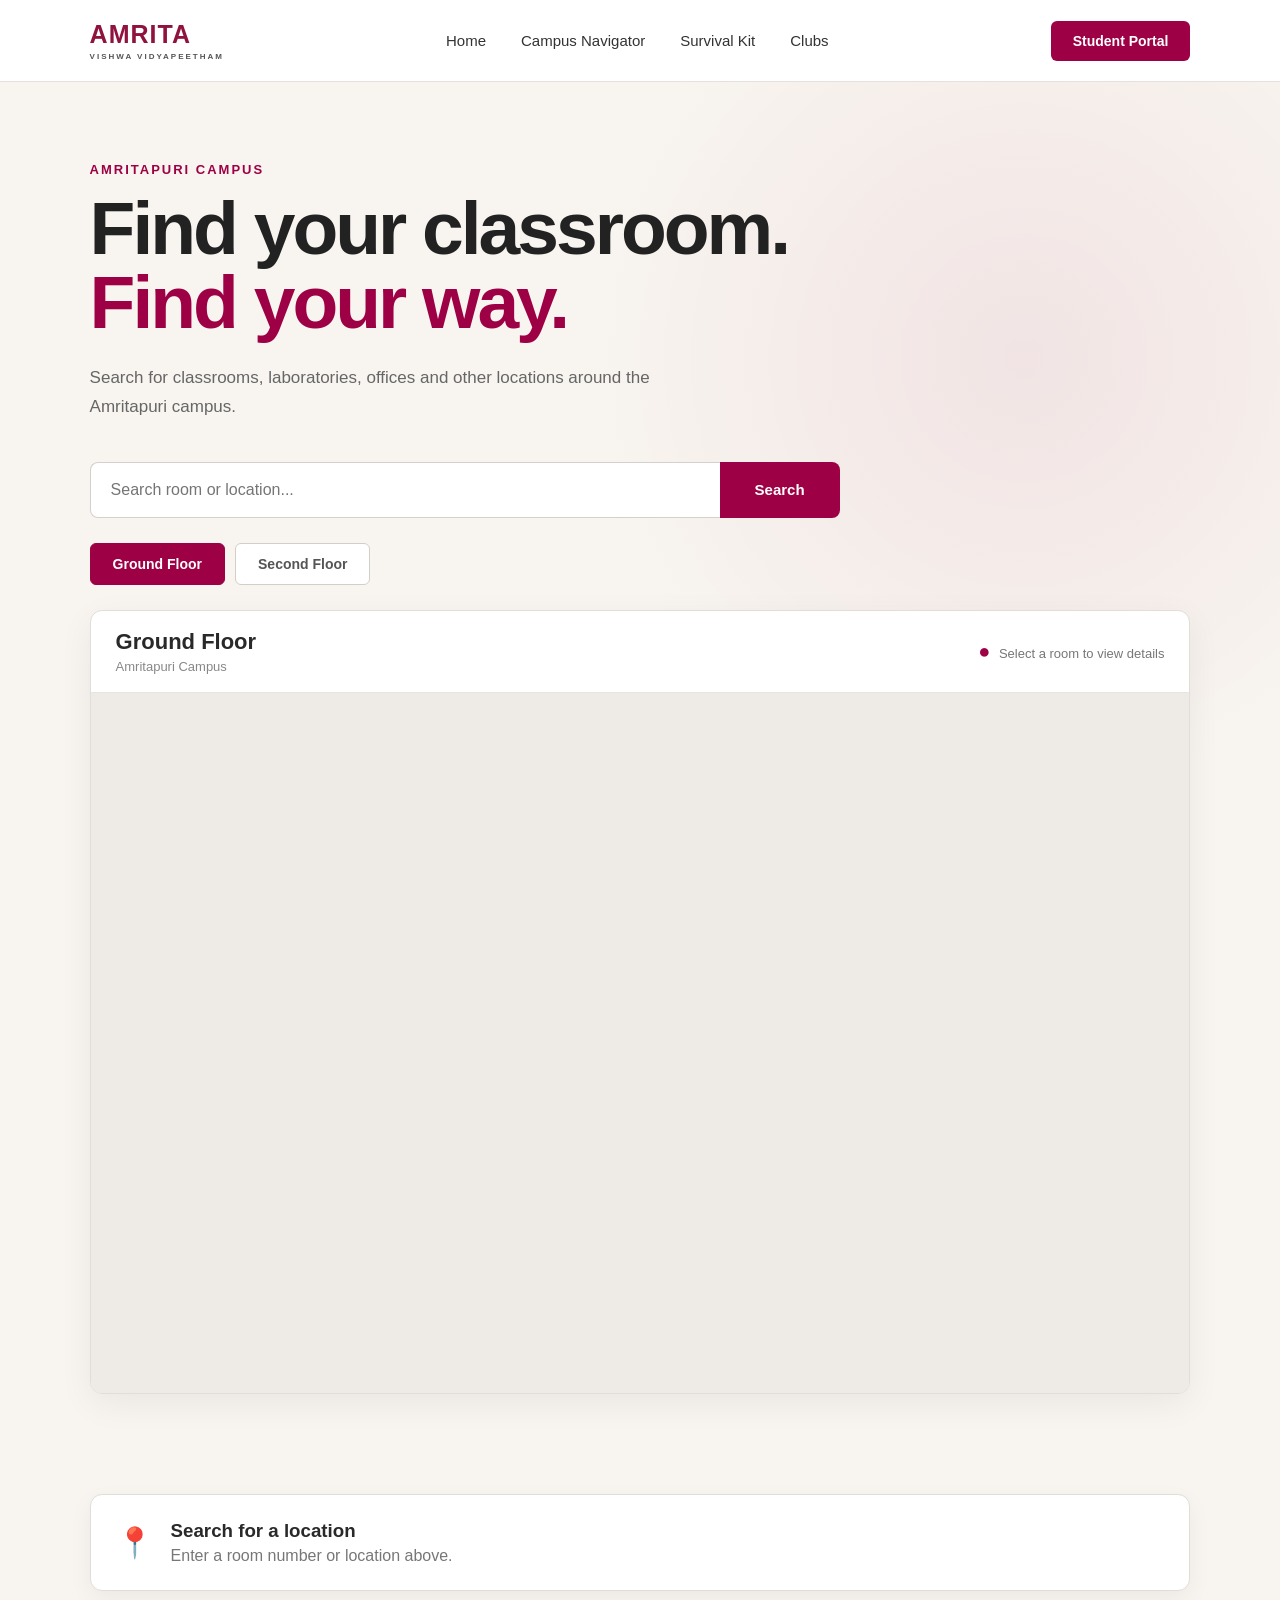
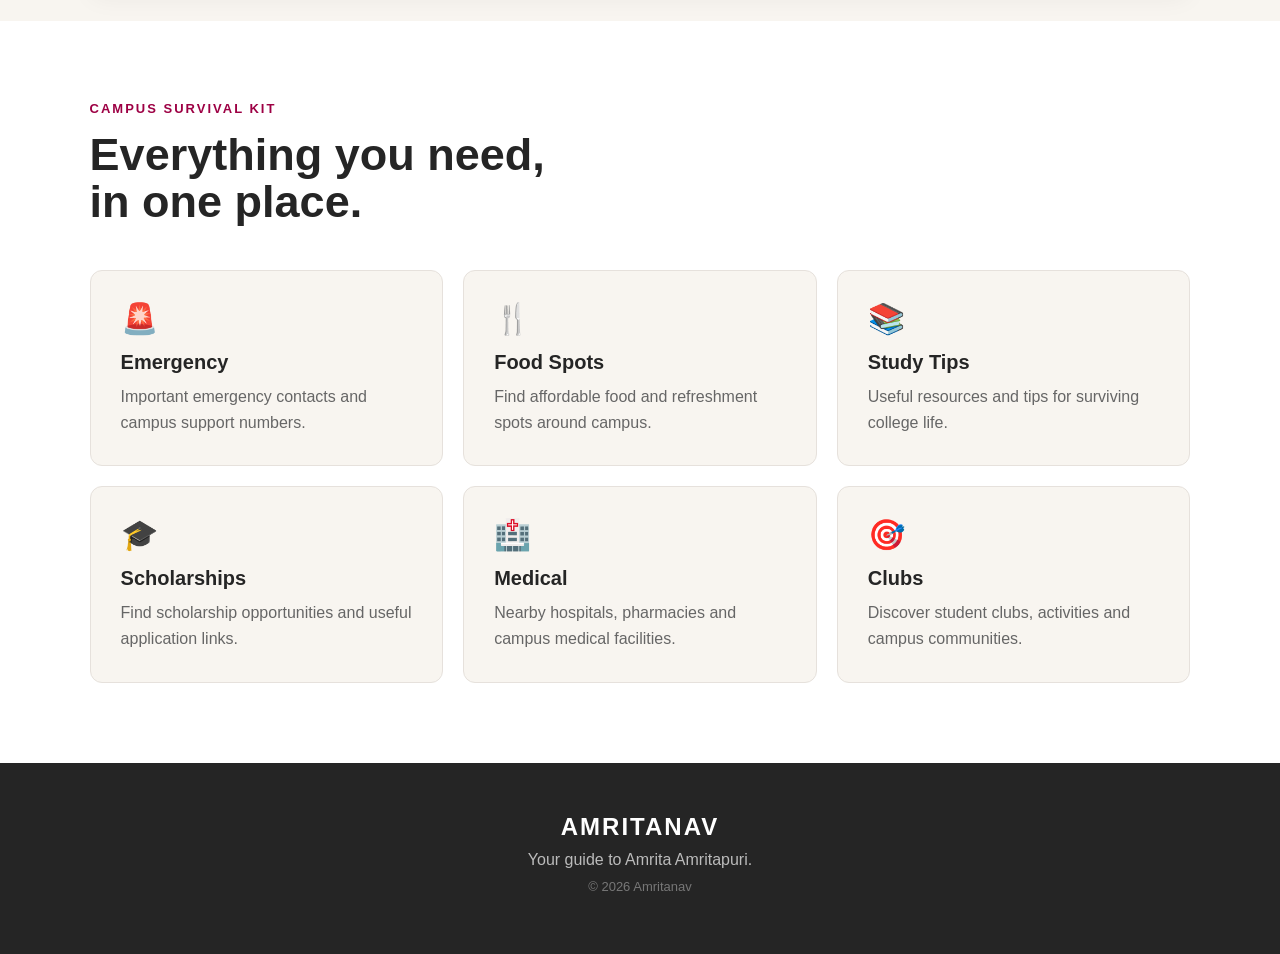
<file: test/rohan/index.html>
<!DOCTYPE html>
<html lang="en">
<head>
    <meta charset="UTF-8">
    <meta name="viewport" content="width=device-width, initial-scale=1.0">

    <title>Amritanav | Campus Navigator</title>

    <link rel="stylesheet" href="style.css">
</head>

<body>

    <!-- HEADER -->
    <header class="navbar">
        <div class="logo">
            <span>AMRITA</span>
            <small>VISHWA VIDYAPEETHAM</small>
        </div>

        <nav>
            <a href="index.html">Home</a>
            <a href="#navigator">Campus Navigator</a>
            <a href="#survival">Survival Kit</a>
            <a href="#clubs">Clubs</a>
        </nav>

        <button class="login-btn">Student Portal</button>
    </header>


    <!-- CAMPUS NAVIGATOR -->
    <section id="navigator" class="navigator">

        <div class="navigator-heading">
            <p class="small-title">AMRITAPURI CAMPUS</p>

            <h1>
                Find your classroom.
                <br>
                <span>Find your way.</span>
            </h1>

            <p>
                Search for classrooms, laboratories, offices and
                other locations around the Amritapuri campus.
            </p>
        </div>


        <!-- SEARCH -->
        <div class="search-area">

            <input
                type="text"
                id="roomSearch"
                placeholder="Search room or location..."
            >

            <button onclick="searchRoom()">
                Search
            </button>

        </div>


        <!-- FLOOR BUTTONS -->
        <div class="floor-buttons">

            <button
                class="floor-btn active"
                onclick="showFloor('ground')"
                id="groundBtn">
                Ground Floor
            </button>

            <button
                class="floor-btn"
                onclick="showFloor('second')"
                id="secondBtn">
                Second Floor
            </button>

        </div>


        <!-- MAP -->
        <div class="map-container">

            <div class="map-title">
                <div>
                    <h2 id="floorTitle">
                        Ground Floor
                    </h2>

                    <p>
                        Amritapuri Campus
                    </p>
                </div>

                <div class="map-info">
                    <span>●</span>
                    Select a room to view details
                </div>
            </div>


            <div class="map-view">

    <!-- GROUND FLOOR MAP -->
    <div class="map-wrapper" id="groundMapWrapper">

        <img
            src="maps/ground-floor.png"
            id="groundMap"
            class="floor-map active-map"
            alt="Amritapuri Ground Floor Map"
        >

        <!-- =====================================================
                GROUND FLOOR ROOM MARKERS
                ===================================================== -->

       <!-- N-020 -->
        <button class="room-marker room-marker-N020"
            id="marker-N020"
            onclick="selectRoom('N-020')"
            title="N-020 Prayer Hall"></button>

        <!-- N-019 -->
        <button class="room-marker room-marker-N019"
            id="marker-N019"
            onclick="selectRoom('N-019')"
            title="N-019 Electrical Machines Lab"></button>

        <!-- N-017 -->
        <button class="room-marker room-marker-N017"
            id="marker-N017"
            onclick="selectRoom('N-017')"
            title="N-017 MC Dynamics Lab"></button>

        <!-- N-016 -->
        <button class="room-marker room-marker-N016"
            id="marker-N016"
            onclick="selectRoom('N-016')"
            title="N-016 CAE Lab"></button>

        <!-- N-015 -->
        <button class="room-marker room-marker-N015"
            id="marker-N015"
            onclick="selectRoom('N-015')"
            title="N-015 Fluid Mechanics Lab"></button>

        <!-- N-014 -->
        <button class="room-marker room-marker-N014"
            id="marker-N014"
            onclick="selectRoom('N-014')"
            title="N-014 Metallurgy Lab"></button>

        <!-- N-013 -->
        <button class="room-marker room-marker-N013"
            id="marker-N013"
            onclick="selectRoom('N-013')"
            title="N-013 Principal"></button>

        <!-- N-012 -->
        <button class="room-marker room-marker-N012"
            id="marker-N012"
            onclick="selectRoom('N-012')"
            title="N-012 HR Department"></button>

        <!-- N-011 -->
        <button class="room-marker room-marker-N011"
            id="marker-N011"
            onclick="selectRoom('N-011')"
            title="N-011 Students Affairs"></button>

        <!-- N-010 -->
        <button class="room-marker room-marker-N010"
            id="marker-N010"
            onclick="selectRoom('N-010')"
            title="N-010 Staff Room"></button>

        <!-- N-009 -->
        <button class="room-marker room-marker-N009"
            id="marker-N009"
            onclick="selectRoom('N-009')"
            title="N-009 Amrita Center"></button>

        <!-- N-008 -->
        <button class="room-marker room-marker-N008"
            id="marker-N008"
            onclick="selectRoom('N-008')"
            title="N-008 M Tech"></button>

        <!-- N-007 -->
        <button class="room-marker room-marker-N007"
            id="marker-N007"
            onclick="selectRoom('N-007')"
            title="N-007 Thermal Engineering Lab"></button>

        <!-- N-005-006 -->
        <button class="room-marker room-marker-N005006"
            id="marker-N005006"
            onclick="selectRoom('N-005-006')"
            title="N-005-006 Nano Sciences Research Lab"></button>

        <!-- N-004 -->
        <button class="room-marker room-marker-N004"
            id="marker-N004"
            onclick="selectRoom('N-004')"
            title="N-004 Amrita Center"></button>

        <!-- N-003 -->
        <button class="room-marker room-marker-N003"
            id="marker-N003"
            onclick="selectRoom('N-003')"
            title="N-003 CR Seminar Room"></button>

        <!-- N-002 -->
        <button class="room-marker room-marker-N002"
            id="marker-N002"
            onclick="selectRoom('N-002')"
            title="N-002 Mechanical Professors Room"></button>

        <!-- N-001 -->
        <button class="room-marker room-marker-N001"
            id="marker-N001"
            onclick="selectRoom('N-001')"
            title="N-001 Admission Office"></button>


                <!-- S-014 -->
        <button
            class="room-marker room-marker-S014"
            id="marker-S014"
            onclick="selectRoom('S-014')"
            title="S-014 Nanotech Lab">
        </button>

        <!-- S-013 -->
        <button
            class="room-marker room-marker-S013"
            id="marker-S013"
            onclick="selectRoom('S-013')"
            title="S-013 Computer Lab">
        </button>    

        <!-- S-012 -->
        <button class="room-marker room-marker-S012"
            id="marker-S012"
            onclick="selectRoom('S-012')"
            title="S-012 College Admin Office"></button>

        <!-- S-011 -->
        <button class="room-marker room-marker-S011"
            id="marker-S011"
            onclick="selectRoom('S-011')"
            title="S-011 CNC Robotics & Automation Lab"></button>

        <!-- S-010 -->
        <button class="room-marker room-marker-S010"
            id="marker-S010"
            onclick="selectRoom('S-010')"
            title="S-010 Conference Room"></button>

        <!-- S-009 -->
        <button class="room-marker room-marker-S009"
            id="marker-S009"
            onclick="selectRoom('S-009')"
            title="S-009"></button>

        <!-- S-008 -->
        <button class="room-marker room-marker-S008"
            id="marker-S008"
            onclick="selectRoom('S-008')"
            title="S-008 Principal Arts & Science"></button>

        <!-- S-007 -->
        <button class="room-marker room-marker-S007"
            id="marker-S007"
            onclick="selectRoom('S-007')"
            title="S-007 Director / Associate Dean"></button>

        <!-- S-006 -->
        <button class="room-marker room-marker-S006"
            id="marker-S006"
            onclick="selectRoom('S-006')"
            title="S-006 Staff Room"></button>

        <!-- S-005 -->
        <button class="room-marker room-marker-S005"
            id="marker-S005"
            onclick="selectRoom('S-005')"
            title="S-005 Material Testing Lab"></button>

        <!-- S-004 -->
        <button class="room-marker room-marker-S004"
            id="marker-S004"
            onclick="selectRoom('S-004')"
            title="S-004 Manufacturing Lab"></button>

        <!-- S-004A -->
        <button class="room-marker room-marker-S004A"
            id="marker-S004A"
            onclick="selectRoom('S-004A')"
            title="S-004A Manufacturing Lab"></button>

        <!-- S-003 -->
        <button class="room-marker room-marker-S003"
            id="marker-S003"
            onclick="selectRoom('S-003')"
            title="S-003 Guest Room / Kitchen"></button>

        <!-- S-002 -->
        <button class="room-marker room-marker-S002"
            id="marker-S002"
            onclick="selectRoom('S-002')"
            title="S-002 Amrita Suite"></button>

        <!-- S-001 -->
        <button class="room-marker room-marker-S001"
            id="marker-S001"
            onclick="selectRoom('S-001')"
            title="S-001 Guest Room"></button>

    </div>


    <!-- SECOND FLOOR MAP -->
    <div class="map-wrapper" id="secondMapWrapper">

        <img
            src="maps/second-floor.png"
            id="secondMap"
            class="floor-map"
            alt="Amritapuri Second Floor Map"
        >

    </div>

</div>

        </div>

    </section>


    <!-- LOCATION RESULT -->
    <section class="location-result" id="locationResult">

        <div class="result-icon">
            📍
        </div>

        <div>
            <h3 id="resultTitle">
                Search for a location
            </h3>

            <p id="resultText">
                Enter a room number or location above.
            </p>
        </div>

    </section>


    <!-- SURVIVAL KIT -->
    <section id="survival" class="feature-section">

        <p class="small-title">
            CAMPUS SURVIVAL KIT
        </p>

        <h2>
            Everything you need,
            <br>
            in one place.
        </h2>

        <div class="feature-grid">

            <div class="feature-card">
                <span>🚨</span>
                <h3>Emergency</h3>
                <p>
                    Important emergency contacts and
                    campus support numbers.
                </p>
            </div>

            <div class="feature-card">
                <span>🍴</span>
                <h3>Food Spots</h3>
                <p>
                    Find affordable food and refreshment
                    spots around campus.
                </p>
            </div>

            <div class="feature-card">
                <span>📚</span>
                <h3>Study Tips</h3>
                <p>
                    Useful resources and tips for
                    surviving college life.
                </p>
            </div>

            <div class="feature-card">
                <span>🎓</span>
                <h3>Scholarships</h3>
                <p>
                    Find scholarship opportunities and
                    useful application links.
                </p>
            </div>

            <div class="feature-card">
                <span>🏥</span>
                <h3>Medical</h3>
                <p>
                    Nearby hospitals, pharmacies and
                    campus medical facilities.
                </p>
            </div>

            <div class="feature-card">
                <span>🎯</span>
                <h3>Clubs</h3>
                <p>
                    Discover student clubs, activities
                    and campus communities.
                </p>
            </div>

        </div>

    </section>


    <!-- FOOTER -->
    <footer>

        <div class="footer-logo">
            AMRITANAV
        </div>

        <p>
            Your guide to Amrita Amritapuri.
        </p>

        <p class="copyright">
            © 2026 Amritanav
        </p>

    </footer>


    <script src="script.js"></script>

</body>
</html>
</file>
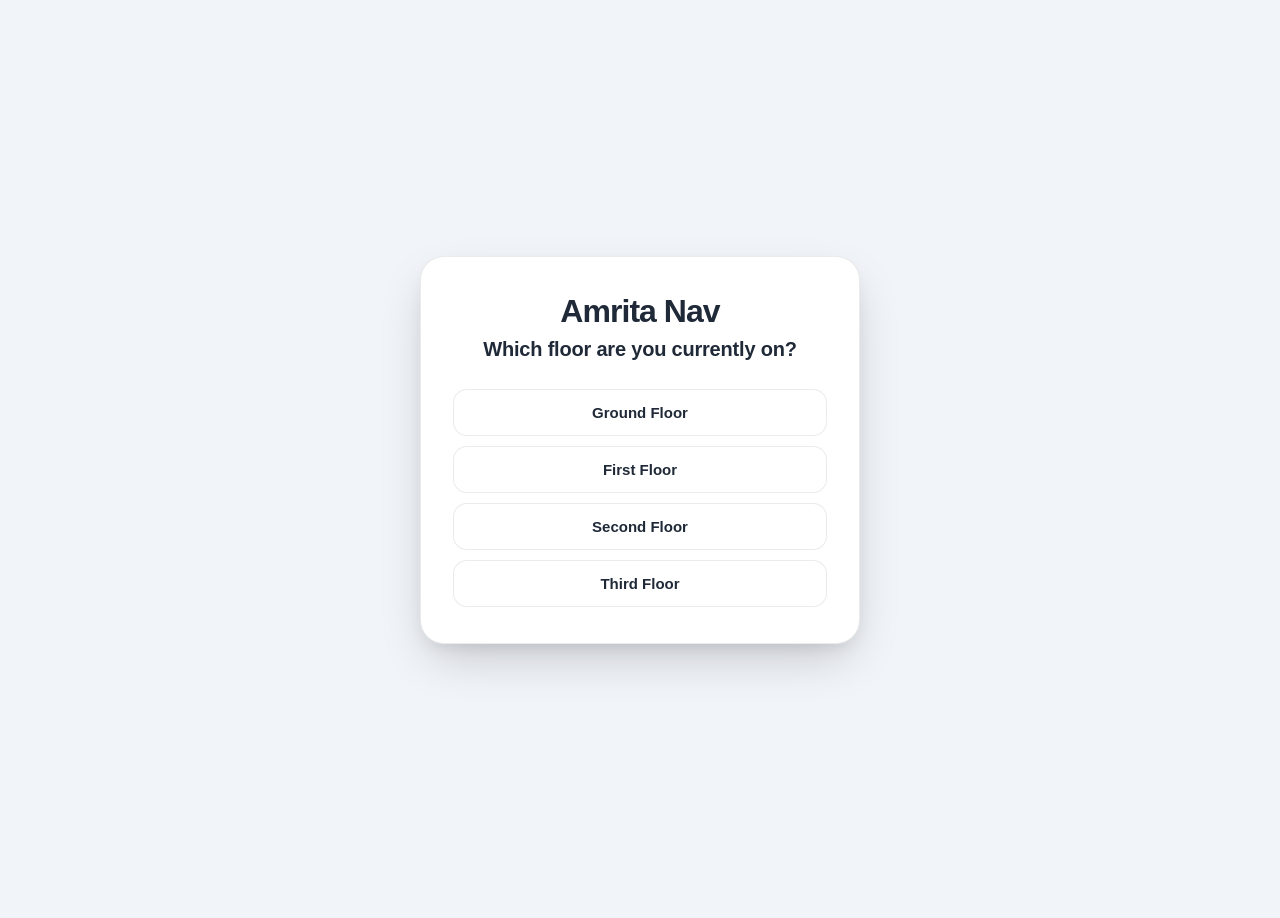
<file: code/Tools/ClassroomLocator/index.html>
<!DOCTYPE html>
<html lang="en">
<head>
  <meta charset="UTF-8">
  <meta name="viewport" content="width=device-width, initial-scale=1.0, viewport-fit=cover">
  <meta name="description" content="Amritapuri campus navigation — find classrooms, labs, offices and washrooms across all floors, with indoor turn-by-turn routing that works even offline.">
  <title>Amrita Nav</title>
  <link rel="manifest" href="manifest.json">
  <link rel="icon" href="favicon.ico" sizes="48x48">
  <link rel="apple-touch-icon" href="icons/apple-touch-icon.png">#
  <meta name="mobile-web-app-capable" content="yes">
  <meta name="apple-mobile-web-app-capable" content="yes">
  <meta name="apple-mobile-web-app-status-bar-style" content="default">
  <meta name="apple-mobile-web-app-title" content="Amritanav">
  <link rel="stylesheet" href="styles.css">
</head>
<body>
  <!-- Initial Floor Selection Prompt -->
  <div id="floor-prompt-modal" class="floor-prompt-modal" role="dialog" aria-modal="true" aria-labelledby="floor-prompt-title">
    <div class="floor-prompt-card">
      <div class="floor-prompt-header">
        <h1 class="brand-title">Amrita Nav</h1>
        <h2 id="floor-prompt-title" class="floor-prompt-question">Which floor are you currently on?</h2>
      </div>
      <div class="floor-prompt-options">
        <button type="button" class="floor-prompt-btn" data-floor="ground">Ground Floor</button>
        <button type="button" class="floor-prompt-btn" data-floor="first">First Floor</button>
        <button type="button" class="floor-prompt-btn" data-floor="second">Second Floor</button>
        <button type="button" class="floor-prompt-btn" data-floor="third">Third Floor</button>
      </div>
    </div>
  </div>

  <!-- ══ App Shell ══════════════════════════════════════════════ -->
  <div class="app-shell" id="app-shell">

    <!-- ── Floating Top Bar (search + floor chips + nav) ──────── -->
    <div class="floating-top-bar" id="floating-top-bar">

      <!-- Search row -->
      <div class="search-row">
        <div class="classroom-search-container" id="classroom-search-container">
          <div class="floating-search-bar">
            <span class="search-icon-wrap" aria-hidden="true">
              <svg width="18" height="18" viewBox="0 0 24 24" fill="none" stroke="currentColor" stroke-width="2.2" stroke-linecap="round" stroke-linejoin="round">
                <circle cx="11" cy="11" r="8"></circle>
                <line x1="21" y1="21" x2="16.65" y2="16.65"></line>
              </svg>
            </span>
            <input
              type="text"
              id="classroom-search-input"
              class="classroom-search-input"
              placeholder="Search here"
              aria-label="Search classroom"
              autocomplete="off"
              spellcheck="false"
            >
            <button type="button" id="classroom-search-clear" class="classroom-search-clear" title="Clear search" aria-label="Clear search" style="display: none;">✕</button>
          </div>
          <div id="classroom-search-suggestions" class="classroom-search-suggestions" style="display: none;" role="listbox" aria-label="Search suggestions"></div>
          <div id="classroom-search-feedback" class="classroom-search-feedback" style="display: none;" role="status"></div>
        </div>
      </div>

      <!-- Category & Floor Chips -->
      <div class="chips-row" role="tablist" aria-label="Categories">
        <!-- Facility Category Chips: Washrooms, Labs, Offices -->
        <button type="button" class="category-chip" data-category="toilet" title="Restrooms">
          <span class="chip-badge chip-badge-teal">
            <svg width="14" height="14" viewBox="0 0 24 24" fill="none" stroke="currentColor" stroke-width="2.2" stroke-linecap="round" stroke-linejoin="round"><circle cx="12" cy="5" r="3"/><path d="M7 21v-7.5a2.5 2.5 0 0 1 5 0V21"/><path d="M12 21v-7.5a2.5 2.5 0 0 1 5 0V21"/></svg>
          </span>
          <span class="chip-label">Washrooms</span>
        </button>
        <button type="button" class="category-chip" data-category="lab" title="Laboratories">
          <span class="chip-badge chip-badge-rose">
            <svg width="14" height="14" viewBox="0 0 24 24" fill="none" stroke="currentColor" stroke-width="2" stroke-linecap="round" stroke-linejoin="round"><path d="M10 2v7.31L4.5 19.5A2 2 0 0 0 6.23 22h11.54a2 2 0 0 0 1.73-2.5L14 9.31V2"/></svg>
          </span>
          <span class="chip-label">Labs</span>
        </button>
        <button type="button" class="category-chip" id="nearby-toggle-btn" title="Nearby facilities" aria-haspopup="menu" aria-expanded="false">
          <span class="chip-badge chip-badge-teal">
            <svg width="14" height="14" viewBox="0 0 24 24" fill="none" stroke="currentColor" stroke-width="2.2" stroke-linecap="round" stroke-linejoin="round"><circle cx="12" cy="12" r="2"/><path d="M16.24 7.76a6 6 0 0 1 0 8.49"/><path d="M7.76 16.24a6 6 0 0 1 0-8.49"/><path d="M19.07 4.93a10 10 0 0 1 0 14.14"/><path d="M4.93 19.07a10 10 0 0 1 0-14.14"/></svg>
          </span>
          <span class="chip-label">Nearby</span>
          <svg class="nearby-chevron" width="12" height="12" viewBox="0 0 24 24" fill="none" stroke="currentColor" stroke-width="2.5" stroke-linecap="round" stroke-linejoin="round" aria-hidden="true"><polyline points="6 9 12 15 18 9"/></svg>
        </button>
        <button type="button" class="category-chip" data-category="office" title="Offices">
          <span class="chip-badge chip-badge-blue">
            <svg width="14" height="14" viewBox="0 0 24 24" fill="none" stroke="currentColor" stroke-width="2" stroke-linecap="round" stroke-linejoin="round"><rect x="3" y="3" width="18" height="18" rx="2"/><path d="M3 9h18"/><path d="M9 21V9"/></svg>
          </span>
          <span class="chip-label">Offices</span>
        </button>
        <button type="button" class="category-chip" data-category="classroom" title="Classrooms">
          <span class="chip-badge chip-badge-purple">
            <svg width="14" height="14" viewBox="0 0 24 24" fill="none" stroke="currentColor" stroke-width="2" stroke-linecap="round" stroke-linejoin="round"><path d="M22 10L12 5 2 10l10 5 10-5z"/><path d="M6 12v5c0 1.7 2.7 3 6 3s6-1.3 6-3v-5"/></svg>
          </span>
          <span class="chip-label">Classrooms</span>
        </button>
        <button type="button" class="category-chip" data-category="hall" title="Halls & Seminar Rooms">
          <span class="chip-badge chip-badge-amber">
            <svg width="14" height="14" viewBox="0 0 24 24" fill="none" stroke="currentColor" stroke-width="2" stroke-linecap="round" stroke-linejoin="round"><path d="M3 21h18"/><path d="M4 21V8l8-5 8 5v13"/><path d="M9 21v-6h6v6"/></svg>
          </span>
          <span class="chip-label">Halls</span>
        </button>
        <button type="button" class="category-chip" data-category="stairs" title="Staircases">
          <span class="chip-badge chip-badge-green">
            <svg width="14" height="14" viewBox="0 0 24 24" fill="none" stroke="currentColor" stroke-width="2" stroke-linecap="round" stroke-linejoin="round"><path d="M4 20h4v-4h4v-4h4V8h4V4"/></svg>
          </span>
          <span class="chip-label">Stairs</span>
        </button>
      </div>

      <!-- Washroom gender choice for "Nearest Washroom" -->
      <div id="washroom-choice-pop" class="washroom-choice-pop" style="display: none;" role="menu" aria-label="Choose washroom type">
        <div class="washroom-choice-title">Which washroom do you need?</div>
        <div class="washroom-choice-options">
          <button type="button" id="washroom-mens-btn" class="washroom-option mens" role="menuitem">🚹 Men's</button>
          <button type="button" id="washroom-ladies-btn" class="washroom-option ladies" role="menuitem">🚺 Ladies'</button>
        </div>
        <button type="button" id="washroom-cancel-btn" class="washroom-cancel">Cancel</button>
      </div>

      <!-- Nearby facilities dropdown menu -->
      <div id="nearby-menu" class="nearby-menu" style="display: none;" role="menu" aria-label="Nearby facilities">
        <button type="button" id="nearest-toilet-btn" class="nearby-menu-item" role="menuitem">
          <span class="nearby-menu-icon" aria-hidden="true">🚻</span> Nearest Washroom
        </button>
        <button type="button" id="nearest-stairs-btn" class="nearby-menu-item" role="menuitem">
          <span class="nearby-menu-icon" aria-hidden="true">🛗</span> Nearest Stairs
        </button>
        <button type="button" id="nearest-exit-btn" class="nearby-menu-item" role="menuitem">
          <span class="nearby-menu-icon" aria-hidden="true">🚪</span> Nearest Exit
        </button>
      </div>

      <!-- Multi-Floor Navigation Bar -->
      <button type="button" id="nav-toggle-btn" class="nav-toggle-btn" title="Route planner" aria-label="Open route planner" aria-expanded="false">
        <svg width="20" height="20" viewBox="0 0 24 24" fill="currentColor" aria-hidden="true">
          <path d="M21.71 11.29l-9-9a.996.996 0 0 0-1.41 0l-9 9a.996.996 0 0 0 0 1.41l9 9c.39.39 1.02.39 1.41 0l9-9a.996.996 0 0 0 0-1.41zM14 14.5V12h-4v3H8v-4c0-.55.45-1 1-1h5V7.5l3.5 3.5-3.5 3.5z"/>
        </svg>
      </button>
      <div id="ground-nav-bar" class="ground-nav-bar" style="display: none;">
        <div class="nav-control-group collapsed" id="nav-control-group">
          <div class="nav-select-wrapper" id="nav-start-wrapper">
            <label for="nav-start-input" class="nav-label">From</label>
            <div class="nav-input-container">
              <input
                type="text"
                id="nav-start-input"
                class="nav-search-input"
                placeholder="Search start location..."
                value="📍 Current Location (GPS)"
                autocomplete="off"
                spellcheck="false"
                aria-label="Starting Location"
                role="combobox"
                aria-expanded="false"
                aria-autocomplete="list"
              />
              <button type="button" id="nav-start-clear" class="nav-input-clear" title="Clear start" aria-label="Clear start">✕</button>
              <div id="nav-start-suggestions" class="nav-suggestions-dropdown" style="display: none;" role="listbox"></div>
            </div>
            <select id="nav-start-select" class="nav-select" style="display: none;" aria-hidden="true" tabindex="-1">
              <option value="gps">📍 Current Location (GPS)</option>
            </select>
          </div>
          <button type="button" id="nav-swap-btn" class="nav-swap-btn" title="Swap start and destination" aria-label="Swap start and destination">⇄</button>
          <div id="nav-stops-container" class="nav-stops-container"></div>
          <button type="button" id="nav-add-stop-btn" class="nav-swap-btn nav-add-stop-btn" title="Add a stop along the way" aria-label="Add a stop along the way">＋</button>
          <div class="nav-select-wrapper" id="nav-dest-wrapper">
            <label for="nav-dest-input" class="nav-label">To</label>
            <div class="nav-input-container">
              <input
                type="text"
                id="nav-dest-input"
                class="nav-search-input"
                placeholder="Search destination..."
                autocomplete="off"
                spellcheck="false"
                aria-label="Destination Location"
                role="combobox"
                aria-expanded="false"
                aria-autocomplete="list"
              />
              <button type="button" id="nav-dest-clear" class="nav-input-clear" title="Clear destination" aria-label="Clear destination" style="display: none;">✕</button>
              <div id="nav-dest-suggestions" class="nav-suggestions-dropdown" style="display: none;" role="listbox"></div>
            </div>
            <select id="nav-dest-select" class="nav-select" style="display: none;" aria-hidden="true" tabindex="-1">
              <option value="">Select Destination...</option>
            </select>
          </div>
          <button type="button" id="get-route-btn" class="nav-btn primary">Route</button>
          <button type="button" id="clear-route-btn" class="nav-btn secondary" style="display: none;">Clear</button>
        </div>
        <div id="route-summary-bar" class="route-summary-bar" style="display: none;">
          <button type="button" id="route-summary-icon" class="route-summary-icon" title="Show route details" aria-label="Show route details" aria-expanded="false">
            <svg width="16" height="16" viewBox="0 0 24 24" fill="currentColor" aria-hidden="true">
              <path d="M21.71 11.29l-9-9a.996.996 0 0 0-1.41 0l-9 9a.996.996 0 0 0 0 1.41l9 9c.39.39 1.02.39 1.41 0l9-9a.996.996 0 0 0 0-1.41zM14 14.5V12h-4v3H8v-4c0-.55.45-1 1-1h5V7.5l3.5 3.5-3.5 3.5z"/>
            </svg>
            <span id="route-summary-icon-text" class="route-summary-icon-text"></span>
          </button>
          <div id="route-step-now" class="route-step-now"></div>
          <div class="route-summary-details">
            <div class="route-metrics-group">
              <span id="route-distance-text" class="route-metric"></span>
              <span id="route-time-text" class="route-metric"></span>
            </div>
            <div id="route-floor-steps" class="route-floor-steps"></div>
            <ol id="route-directions" class="route-directions"></ol>
            <div id="route-instruction-bar" class="route-instruction-bar" style="display: none;"></div>
          </div>
          <button type="button" id="route-summary-minimize" class="route-summary-minimize" title="Minimize route panel" aria-label="Minimize route panel">
            <svg width="14" height="14" viewBox="0 0 24 24" fill="none" stroke="currentColor" stroke-width="2.5" stroke-linecap="round" stroke-linejoin="round" aria-hidden="true">
              <polyline points="6 9 12 15 18 9"></polyline>
            </svg>
          </button>
        </div>
      </div>
    </div><!-- /floating-top-bar -->

    <main class="main-content" id="main-content" style="display: none;">
      <div class="image-wrapper">
        <div class="map-container" id="map-container">
          <div class="map-pan-stage" id="map-pan-stage">
            <!-- Ground Floor -->
          <div class="floor-layer" id="floor-layer-ground" data-floor="ground" data-orig-width="2112" data-orig-height="1300">
            <svg class="central-image floorplan-vector" viewBox="0 0 1300 2112" aria-hidden="true">
            <defs>
    <style>
      .floorplan-bg { fill: #ffffff; }
      .room-wall { stroke-linejoin: round; stroke-linecap: round; }
      .room-label { font-family: -apple-system, BlinkMacSystemFont, "Segoe UI", Roboto, sans-serif; font-size: 13px; font-weight: 600; text-anchor: middle; dominant-baseline: central; fill: #0f172a; pointer-events: none; }
      .room-code { font-family: -apple-system, BlinkMacSystemFont, "Segoe UI", Roboto, sans-serif; font-size: 10px; font-weight: 500; text-anchor: middle; dominant-baseline: central; fill: #64748b; pointer-events: none; }
    </style>
  </defs>
    <g class="map-orientation-layer" transform="translate(0, 2112) rotate(-90)">

  
  <rect width="2112" height="1300" class="floorplan-bg"/>

  
  <g id="bg_g_pathways" class="layer-pathways">
    <polyline id="bg_g_pathway_1790271320290-casing" class="pathway-casing" points="472,527 473,537 474,546 476,564 480,600 488,673 492,710 494,728 494.746,734.716 495,737 496,746 504,818 512,891 513.653,905.876 514,909 516,927 518,945 520,963 524,1000 534.503,1094.528 535,1099 536,1108" fill="none" stroke="#cbd5e1" stroke-width="27.5" stroke-linecap="butt" stroke-linejoin="round" opacity="0.9"/>
    <polyline id="bg_g_pathway_1790271320290" class="pathway-wall" points="472,527 473,537 474,546 476,564 480,600 488,673 492,710 494,728 494.746,734.716 495,737 496,746 504,818 512,891 513.653,905.876 514,909 516,927 518,945 520,963 524,1000 534.503,1094.528 535,1099 536,1108" fill="none" stroke="#ffffff" stroke-width="25" stroke-linecap="butt" stroke-linejoin="round" opacity="1" data-name="West Hall and Reception Corridor"/>
    <polyline id="bg_g_pathway_courtyard_north_concourse-casing" class="pathway-casing" points="494.746,734.716 662,716 883,691 938.482,684.159 1166,658 1256,648 1301.632,642.783 1365,636 1428.313,628.35 1519,618 1609.143,607.747 1765,590 1921.124,572.201" fill="none" stroke="#cbd5e1" stroke-width="16.5" stroke-linecap="butt" stroke-linejoin="round" opacity="0.9"/>
    <polyline id="bg_g_pathway_courtyard_north_concourse" class="pathway-wall" points="494.746,734.716 662,716 883,691 938.482,684.159 1166,658 1256,648 1301.632,642.783 1365,636 1428.313,628.35 1519,618 1609.143,607.747 1765,590 1921.124,572.201" fill="none" stroke="#ffffff" stroke-width="14" stroke-linecap="butt" stroke-linejoin="round" opacity="1" data-name="Courtyards — North Concourse"/>
    <polyline id="bg_g_pathway_courtyard_south_concourse-casing" class="pathway-casing" points="510,902 677,884 788,871 954,851 1159,829 1272,815 1317,810 1333,809 1380,803 1444,796 1534,785 1625,775 1781,757 1937,739" fill="none" stroke="#cbd5e1" stroke-width="16.5" stroke-linecap="butt" stroke-linejoin="round" opacity="0.9"/>
    <polyline id="bg_g_pathway_courtyard_south_concourse" class="pathway-wall" points="510,902 677,884 788,871 954,851 1159,829 1272,815 1317,810 1333,809 1380,803 1444,796 1534,785 1625,775 1781,757 1937,739" fill="none" stroke="#ffffff" stroke-width="14" stroke-linecap="butt" stroke-linejoin="round" opacity="1" data-name="Courtyards — South Concourse"/>
    <polyline id="bg_g_pathway_central_north_south_spine-casing" class="pathway-casing" points="916.973,495.38 938.482,684.159 948,770 957.975,855.252 980.027,1048.8" fill="none" stroke="#cbd5e1" stroke-width="26.5" stroke-linecap="butt" stroke-linejoin="round" opacity="0.9"/>
    <polyline id="bg_g_pathway_central_north_south_spine" class="pathway-wall" points="916.973,495.38 938.482,684.159 948,770 957.975,855.252 980.027,1048.8" fill="none" stroke="#ffffff" stroke-width="24" stroke-linecap="butt" stroke-linejoin="round" opacity="1" data-name="Central North–South Corridor"/>
    <polyline id="bg_g_pathway_middle_courtyard_link-casing" class="pathway-casing" points="1301.632,642.783 1321.126,813.876" fill="none" stroke="#cbd5e1" stroke-width="16.5" stroke-linecap="butt" stroke-linejoin="round" opacity="0.9"/>
    <polyline id="bg_g_pathway_middle_courtyard_link" class="pathway-wall" points="1301.632,642.783 1321.126,813.876" fill="none" stroke="#ffffff" stroke-width="14" stroke-linecap="butt" stroke-linejoin="round" opacity="1" data-name="Central / East Courtyard Link"/>
    <polyline id="bg_g_pathway_east_north_south_spine-casing" class="pathway-casing" points="1580,360 1609.143,607.747 1619,693 1628.636,778.84 1660,1020" fill="none" stroke="#cbd5e1" stroke-width="20.5" stroke-linecap="butt" stroke-linejoin="round" opacity="0.9"/>
    <polyline id="bg_g_pathway_east_north_south_spine" class="pathway-wall" points="1580,360 1609.143,607.747 1619,693 1628.636,778.84 1660,1020" fill="none" stroke="#ffffff" stroke-width="18" stroke-linecap="butt" stroke-linejoin="round" opacity="1" data-name="East Wing North–South Corridor"/>
    <polyline id="bg_g_pathway_far_east_courtyard_return-casing" class="pathway-casing" points="1921.124,572.201 1940.618,743.294" fill="none" stroke="#cbd5e1" stroke-width="20.5" stroke-linecap="butt" stroke-linejoin="round" opacity="0.9"/>
    <polyline id="bg_g_pathway_far_east_courtyard_return" class="pathway-wall" points="1921.124,572.201 1940.618,743.294" fill="none" stroke="#ffffff" stroke-width="18" stroke-linecap="butt" stroke-linejoin="round" opacity="1" data-name="Far-East Courtyard Return"/>
    <polyline id="bg_g_pathway_north_labs_west-casing" class="pathway-casing" points="832.038,173.929 842,255 851,337 869.282,500.814" fill="none" stroke="#cbd5e1" stroke-width="16.5" stroke-linecap="butt" stroke-linejoin="round" opacity="0.9"/>
    <polyline id="bg_g_pathway_north_labs_west" class="pathway-wall" points="832.038,173.929 842,255 851,337 869.282,500.814" fill="none" stroke="#ffffff" stroke-width="14" stroke-linecap="butt" stroke-linejoin="round" opacity="1" data-name="North Labs — West Passage"/>
    <polyline id="bg_g_pathway_north_labs_east-casing" class="pathway-casing" points="913.511,164.646 923,246 932,328 941,410 950.754,491.531" fill="none" stroke="#cbd5e1" stroke-width="16.5" stroke-linecap="butt" stroke-linejoin="round" opacity="0.9"/>
    <polyline id="bg_g_pathway_north_labs_east" class="pathway-wall" points="913.511,164.646 923,246 932,328 941,410 950.754,491.531" fill="none" stroke="#ffffff" stroke-width="14" stroke-linecap="butt" stroke-linejoin="round" opacity="1" data-name="North Labs — East Passage"/>
    <polyline id="bg_g_pathway_north_labs_top-casing" class="pathway-casing" points="832.038,173.929 872.774,169.287 913.511,164.646" fill="none" stroke="#cbd5e1" stroke-width="16.5" stroke-linecap="butt" stroke-linejoin="round" opacity="0.9"/>
    <polyline id="bg_g_pathway_north_labs_top" class="pathway-wall" points="832.038,173.929 872.774,169.287 913.511,164.646" fill="none" stroke="#ffffff" stroke-width="14" stroke-linecap="butt" stroke-linejoin="round" opacity="1" data-name="North Labs — Upper Link"/>
    <polyline id="bg_g_pathway_north_labs_bottom-casing" class="pathway-casing" points="869.282,500.814 916.973,495.38 950.754,491.531" fill="none" stroke="#cbd5e1" stroke-width="18.5" stroke-linecap="butt" stroke-linejoin="round" opacity="0.9"/>
    <polyline id="bg_g_pathway_north_labs_bottom" class="pathway-wall" points="869.282,500.814 916.973,495.38 950.754,491.531" fill="none" stroke="#ffffff" stroke-width="16" stroke-linecap="butt" stroke-linejoin="round" opacity="1" data-name="North Labs — Lower Link"/>
    <polyline id="bg_g_pathway_north_toilet_approach-casing" class="pathway-casing" points="872.774,169.287 871.529,158.358" fill="none" stroke="#cbd5e1" stroke-width="18.5" stroke-linecap="butt" stroke-linejoin="round" opacity="0.9"/>
    <polyline id="bg_g_pathway_north_toilet_approach" class="pathway-wall" points="872.774,169.287 871.529,158.358" fill="none" stroke="#ffffff" stroke-width="16" stroke-linecap="butt" stroke-linejoin="round" opacity="1" data-name="North Amenities Approach"/>
    <polyline id="bg_g_pathway_engineering_lab_concourse-casing" class="pathway-casing" points="1210.077,461.985 1308,451 1406.804,439.571 1450,435 1493,430 1580,420" fill="none" stroke="#cbd5e1" stroke-width="20.5" stroke-linecap="butt" stroke-linejoin="round" opacity="0.9"/>
    <polyline id="bg_g_pathway_engineering_lab_concourse" class="pathway-wall" points="1210.077,461.985 1308,451 1406.804,439.571 1450,435 1493,430 1580,420" fill="none" stroke="#ffffff" stroke-width="18" stroke-linecap="butt" stroke-linejoin="round" opacity="1" data-name="Metallurgy / Fluids / CAE / Dynamics Corridor"/>
    <polyline id="bg_g_pathway_engineering_lab_link-casing" class="pathway-casing" points="1406.804,439.571 1428.313,628.35" fill="none" stroke="#cbd5e1" stroke-width="26.5" stroke-linecap="butt" stroke-linejoin="round" opacity="0.9"/>
    <polyline id="bg_g_pathway_engineering_lab_link" class="pathway-wall" points="1406.804,439.571 1428.313,628.35" fill="none" stroke="#ffffff" stroke-width="24" stroke-linecap="butt" stroke-linejoin="round" opacity="1" data-name="Engineering Labs to Main Concourse"/>
    <polyline id="bg_g_pathway_south_workshop_concourse-casing" class="pathway-casing" points="796.216,1069.742 980.027,1048.8 1103,1035 1225,1021 1241,1020" fill="none" stroke="#cbd5e1" stroke-width="30.5" stroke-linecap="butt" stroke-linejoin="round" opacity="0.9"/>
    <polyline id="bg_g_pathway_south_workshop_concourse" class="pathway-wall" points="796.216,1069.742 980.027,1048.8 1103,1035 1225,1021 1241,1020" fill="none" stroke="#ffffff" stroke-width="28" stroke-linecap="butt" stroke-linejoin="round" opacity="1" data-name="South Wing — Manufacturing and Workshops"/>
    <polyline id="bg_g_pathway_south_office_link-casing" class="pathway-casing" points="1447.806,799.443 1469.858,992.99" fill="none" stroke="#cbd5e1" stroke-width="26.5" stroke-linecap="butt" stroke-linejoin="round" opacity="0.9"/>
    <polyline id="bg_g_pathway_south_office_link" class="pathway-wall" points="1447.806,799.443 1469.858,992.99" fill="none" stroke="#ffffff" stroke-width="24" stroke-linecap="butt" stroke-linejoin="round" opacity="1" data-name="Conference / College Administration Link"/>
    <polyline id="bg_g_pathway_acharya_south_link-casing" class="pathway-casing" points="536,1094 747,1072" fill="none" stroke="#cbd5e1" stroke-width="34.5" stroke-linecap="butt" stroke-linejoin="round" opacity="0.9"/>
    <polyline id="bg_g_pathway_acharya_south_link" class="pathway-wall" points="536,1094 747,1072" fill="none" stroke="#ffffff" stroke-width="32" stroke-linecap="butt" stroke-linejoin="round" opacity="1" data-name="Acharya Hall to South Wing"/>
    <polyline id="bg_g_pathway_west_entry_approach-casing" class="pathway-casing" points="37.026,871.205 295.688,841.734" fill="none" stroke="#cbd5e1" stroke-width="24.5" stroke-linecap="butt" stroke-linejoin="round" opacity="0.9"/>
    <polyline id="bg_g_pathway_west_entry_approach" class="pathway-wall" points="37.026,871.205 295.688,841.734" fill="none" stroke="#ffffff" stroke-width="22" stroke-linecap="butt" stroke-linejoin="round" opacity="1" data-name="West Road to Main Entrance"/>
    <polyline id="bg_g_pathway_1790702052622-casing" class="pathway-casing" points="680,518 611,527 543,537 474,546" fill="none" stroke="#cbd5e1" stroke-width="34.5" stroke-linecap="butt" stroke-linejoin="round" opacity="0.9"/>
    <polyline id="bg_g_pathway_1790702052622" class="pathway-wall" points="680,518 611,527 543,537 474,546" fill="none" stroke="#ffffff" stroke-width="32" stroke-linecap="butt" stroke-linejoin="round" opacity="1" data-name="Pathway 26"/>
    <polyline id="bg_g_pathway_1790702117495-casing" class="pathway-casing" points="1282,1020 1375,1008 1467,996 1559,984 1651,972" fill="none" stroke="#cbd5e1" stroke-width="34.5" stroke-linecap="butt" stroke-linejoin="round" opacity="0.9"/>
    <polyline id="bg_g_pathway_1790702117495" class="pathway-wall" points="1282,1020 1375,1008 1467,996 1559,984 1651,972" fill="none" stroke="#ffffff" stroke-width="32" stroke-linecap="butt" stroke-linejoin="round" opacity="1" data-name="Pathway 27"/>
    <polyline id="bg_g_pathway_1790702266010-casing" class="pathway-casing" points="296,842 360,760 496,746" fill="none" stroke="#cbd5e1" stroke-width="34.5" stroke-linecap="butt" stroke-linejoin="round" opacity="0.9"/>
    <polyline id="bg_g_pathway_1790702266010" class="pathway-wall" points="296,842 360,760 496,746" fill="none" stroke="#ffffff" stroke-width="32" stroke-linecap="butt" stroke-linejoin="round" opacity="1" data-name="Pathway 21"/>
    <polyline id="bg_g_pathway_1790702286027-casing" class="pathway-casing" points="296,842 380,900 512,891" fill="none" stroke="#cbd5e1" stroke-width="34.5" stroke-linecap="butt" stroke-linejoin="round" opacity="0.9"/>
    <polyline id="bg_g_pathway_1790702286027" class="pathway-wall" points="296,842 380,900 512,891" fill="none" stroke="#ffffff" stroke-width="32" stroke-linecap="butt" stroke-linejoin="round" opacity="1" data-name="Pathway 22"/>
  </g>

  
  <g id="bg_g_rooms" class="layer-rooms">
    <rect id="bg_g_room_nanosciences" class="room-wall" x="730" y="197" width="113" height="326" fill="#e0f2fe" fill-opacity="0.85" stroke="#0369a1" stroke-width="2" data-name="Amrita Center for Nanosciences" data-code="ACN" transform="rotate(353 786.5 360)"/>
    <rect id="bg_g_room_special_hall" class="room-wall" x="300" y="580" width="165" height="94" fill="#fce7f3" fill-opacity="0.85" stroke="#be185d" stroke-width="2" data-name="Special Programs Hall / Meditation Hall" data-code="SPH-102" transform="rotate(354 382.5 627)"/>
    <rect id="bg_g_room_gad_office" class="room-wall" x="378" y="671" width="75" height="62" fill="#fef3c7" fill-opacity="0.85" stroke="#b45309" stroke-width="2" data-name="GAD-PR Office" data-code="GAD-103" transform="rotate(354 415.5 702)"/>
    <rect id="bg_g_room_admin_block_a" class="room-wall" x="297" y="740" width="174" height="189" fill="#fef3c7" fill-opacity="0.85" stroke="#b45309" stroke-width="2" data-name="Entrance" data-code="ADM-BLK-A" transform="rotate(353 384 834.5)"/>
    <rect id="bg_g_room_admission_office" class="room-wall" x="620" y="615" width="100" height="89" fill="#fef3c7" fill-opacity="0.85" stroke="#b45309" stroke-width="2" data-name="Admission Office" data-code="ADM-105" transform="rotate(354 670 659.5)"/>
    <rect id="bg_g_room_cir_seminar" class="room-wall" x="811" y="592" width="101" height="89" fill="#fce7f3" fill-opacity="0.85" stroke="#be185d" stroke-width="2" data-name="CIR Seminar Room" data-code="CIR-106" transform="rotate(353 861.5 636.5)"/>
    <rect id="bg_g_room_guest_room" class="room-wall" x="652" y="895" width="97" height="85" fill="#dcfce7" fill-opacity="0.85" stroke="#15803d" stroke-width="2" data-name="Guest Room" data-code="GST-107" transform="rotate(354 700.5 937.5)"/>
    <rect id="bg_g_room_mini_conf" class="room-wall" x="407" y="924" width="73" height="60" fill="#fef3c7" fill-opacity="0.85" stroke="#b45309" stroke-width="2" data-name="Mini Conference Room" data-code="CONF-MINI" transform="rotate(354 443.5 954)"/>
    <rect id="bg_g_room_main_conf" class="room-wall" x="353" y="986" width="161" height="91" fill="#fce7f3" fill-opacity="0.85" stroke="#be185d" stroke-width="2" data-name="Main Conference Room" data-code="CONF-MAIN" transform="rotate(354 433.5 1031.5)"/>
    <rect id="bg_g_room_acharya_hall" class="room-wall" x="459" y="1101" width="295" height="112" fill="#fce7f3" fill-opacity="0.85" stroke="#be185d" stroke-width="2" data-name="Acharya Hall" data-code="ACH-110" transform="rotate(354 606.5 1157)"/>
    <rect id="bg_g_room_stationery" class="room-wall" x="808" y="1082" width="38" height="113" fill="#dcfce7" fill-opacity="0.85" stroke="#15803d" stroke-width="2" data-name="Stationery &amp; Courier" data-code="STN-111" transform="rotate(354 827 1138.5)"/>
    <rect id="bg_g_room_mfg_lab" class="room-wall" x="845" y="1070" width="226" height="111" fill="#e0f2fe" fill-opacity="0.85" stroke="#0369a1" stroke-width="2" data-name="Manufacturing Lab" data-code="LAB-MFG" transform="rotate(354 958 1125.5)"/>
    <rect id="bg_g_room_mat_testing" class="room-wall" x="1070" y="1055" width="65" height="111" fill="#e0f2fe" fill-opacity="0.85" stroke="#0369a1" stroke-width="2" data-name="Material Testing Lab" data-code="LAB-MTL" transform="rotate(354 1102.5 1110.5)"/>
    <rect id="bg_g_room_wireless_ctr" class="room-wall" x="960" y="440" width="111" height="66" fill="#e0f2fe" fill-opacity="0.85" stroke="#0369a1" stroke-width="2" data-name="Amrita Center for Wireless Networks &amp; Apps" data-code="ACWNA" transform="rotate(354 1015.5 473)"/>
    <rect id="bg_g_room_north_wing" class="room-wall" x="860" y="184" width="60" height="292" fill="#f1f5f9" fill-opacity="0.85" stroke="#475569" stroke-width="2" data-name="North Corridor Wing" data-code="CORR-N" transform="rotate(353 890 330)"/>
    <rect id="bg_g_room_courtyard_west" class="room-wall" x="524" y="717" width="407" height="151" fill="#e5eddb" fill-opacity="0.85" stroke="#a3c299" stroke-width="2" data-name="Courtyard (West)" data-code="CYD-WEST" transform="rotate(354 727.5 792.5)"/>
    <rect id="bg_g_room_courtyard_central" class="room-wall" x="1014" y="672" width="286" height="147" fill="#e5eddb" fill-opacity="0.85" stroke="#a3c299" stroke-width="2" data-name="Courtyard (Central)" data-code="CYD-CTR" transform="rotate(354 1157 745.5)"/>
    <rect id="bg_g_room_director_dean" class="room-wall" x="1135" y="840" width="99" height="90" fill="#fef3c7" fill-opacity="0.85" stroke="#b45309" stroke-width="2" data-name="Director / Associate Dean" data-code="DIR-OFFICE" transform="rotate(354 1184.5 885)"/>
    <rect id="bg_g_room_ladies_infirmary" class="room-wall" x="1330" y="820" width="30" height="92" fill="#dcfce7" fill-opacity="0.85" stroke="#15803d" stroke-width="2" data-name="Ladies Infirmary" data-code="INF-118" transform="rotate(354 1345 866)"/>
    <rect id="bg_g_room_metallurgy" class="room-wall" x="1205" y="332" width="69" height="109" fill="#e0f2fe" fill-opacity="0.85" stroke="#0369a1" stroke-width="2" data-name="Metallurgy Laboratory" data-code="LAB-MET" transform="rotate(353 1239.5 386.5)"/>
    <rect id="bg_g_room_fluid_mech" class="room-wall" x="1276" y="319" width="127" height="110" fill="#e0f2fe" fill-opacity="0.85" stroke="#0369a1" stroke-width="2" data-name="Fluid Mechanics Lab" data-code="LAB-FML" transform="rotate(353 1339.5 374)"/>
    <rect id="bg_g_room_cae_cell" class="room-wall" x="1403" y="308" width="62" height="111" fill="#e0f2fe" fill-opacity="0.85" stroke="#0369a1" stroke-width="2" data-name="C.A.E. Cell" data-code="CAE-121" transform="rotate(352 1434 363.5)"/>
    <rect id="bg_g_room_dynamics_lab" class="room-wall" x="1466" y="300" width="65" height="111" fill="#e0f2fe" fill-opacity="0.74" stroke="#0369a1" stroke-width="2" data-name="Machine Dynamics Lab" data-code="LAB-MDL" transform="rotate(353 1498.5 355.5)"/>
    <rect id="bg_g_room_math_dept" class="room-wall" x="1458" y="519" width="129" height="89" fill="#e0e7ff" fill-opacity="0.85" stroke="#4338ca" stroke-width="2" data-name="Department of Mathematics" data-code="MATH-DEPT" transform="rotate(354 1522.5 563.5)"/>
    <rect id="bg_g_room_elec_machines" class="room-wall" x="1614" y="474" width="263" height="108" fill="#e0f2fe" fill-opacity="0.85" stroke="#0369a1" stroke-width="2" data-name="Electrical Machines Lab" data-code="LAB-EML" transform="rotate(353 1745.5 528)"/>
    <rect id="bg_g_room_prayer_hall" class="room-wall" x="1876" y="456" width="63" height="107" fill="#dcfce7" fill-opacity="0.85" stroke="#15803d" stroke-width="2" data-name="Prayer Hall" data-code="PRY-125" transform="rotate(353 1907.5 509.5)"/>
    <rect id="bg_g_room_courtyard_east" class="room-wall" x="1323" y="640" width="280" height="140" fill="#e5eddb" fill-opacity="0.85" stroke="#a3c299" stroke-width="2" data-name="Courtyard (East)" data-code="CYD-EAST" transform="rotate(353 1463 710)"/>
    <polygon id="bg_g_room_courtyard_fareast" class="room-wall" points="null,null null,null null,null null,null null,null null,null null,null" fill="#e5eddb" fill-opacity="0.85" stroke="#a3c299" stroke-width="2" data-name="Courtyard (Far-East)" data-code="CYD-FEAST"/>
    <rect id="bg_g_room_college_admin" class="room-wall" x="1489" y="800" width="131" height="88" fill="#fef3c7" fill-opacity="0.85" stroke="#b45309" stroke-width="2" data-name="College Administration Office" data-code="CADM-127" transform="rotate(353 1554.5 844)"/>
    <rect id="bg_g_room_computer_lab" class="room-wall" x="1649" y="778" width="229" height="107" fill="#e0f2fe" fill-opacity="0.85" stroke="#0369a1" stroke-width="2" data-name="Computer Lab" data-code="LAB-CS" transform="rotate(353 1763.5 831.5)"/>
    <rect id="bg_g_room_nanotech_lab" class="room-wall" x="1879" y="758" width="95" height="108" fill="#e0f2fe" fill-opacity="0.85" stroke="#0369a1" stroke-width="2" data-name="Nanotech Lab" data-code="LAB-NANO" transform="rotate(353 1926.5 812)"/>
    <rect id="bg_g_room_mech_workshop" class="room-wall" x="1287" y="1020" width="128" height="109" fill="#e0f2fe" fill-opacity="0.85" stroke="#0369a1" stroke-width="2" data-name="Mechanical Workshop" data-code="LAB-MECH" transform="rotate(354 1351 1074.5)"/>
    <rect id="bg_g_room_robotics_lab" class="room-wall" x="1414" y="1009" width="69" height="108" fill="#e0f2fe" fill-opacity="0.85" stroke="#0369a1" stroke-width="2" data-name="CNC Robotics &amp; Autom. Lab" data-code="LAB-ROBO" transform="rotate(354 1448.5 1063)"/>
    <rect id="bg_g_room_wind_tunnel" class="room-wall" x="1483" y="998" width="129" height="109" fill="#e0f2fe" fill-opacity="0.85" stroke="#0369a1" stroke-width="2" data-name="Wind Tunnel" data-code="LAB-WIND" transform="rotate(354 1547.5 1052.5)"/>
    <rect id="bg_g_room_1790266501061" class="room-wall" x="952" y="337" width="111" height="103" fill="#e0f2fe" fill-opacity="0.85" stroke="#0369a1" stroke-width="2" data-name="M Tech (Fluid Lab )" data-code="LAB-FLUID" transform="rotate(354 1007.5 388.5)"/>
    <rect id="bg_g_room_1790266683270" class="room-wall" x="935" y="170" width="112" height="168" fill="#fef3c7" fill-opacity="0.85" stroke="#b45309" stroke-width="2" data-name="Room 36" data-code="R-136" transform="rotate(354 991 254)"/>
    <rect id="bg_g_room_1790267011208" class="room-wall" x="1233" y="829" width="96" height="91" fill="#fef3c7" fill-opacity="0.85" stroke="#b45309" stroke-width="2" data-name="Principal Arts and Sciences" data-code="Arts and Science" transform="rotate(354 1281 874.5)"/>
    <rect id="bg_g_room_1790267197118" class="room-wall" x="1360" y="816" width="69" height="91" fill="#fce7f3" fill-opacity="0.85" stroke="#be185d" stroke-width="2" data-name="Conference Room" data-code="Conference" transform="rotate(354 1394.5 861.5)"/>
    <rect id="bg_g_room_1790267337608" class="room-wall" x="749" y="884" width="96" height="87" fill="#fef3c7" fill-opacity="0.85" stroke="#b45309" stroke-width="2" data-name="AUMS Web Services" data-code="AUMS" transform="rotate(354 797 927.5)"/>
    <rect id="bg_g_room_1790267611764" class="room-wall" x="384" y="408" width="295" height="112" fill="#fce7f3" fill-opacity="0.85" stroke="#be185d" stroke-width="2" data-name="Amritheswari Hall " data-code="AMH-101" transform="rotate(354 531.5 464)"/>
    <rect id="bg_g_room_1790267932589" class="room-wall" x="1102" y="560" width="100" height="89" fill="#dcfce7" fill-opacity="0.85" stroke="#15803d" stroke-width="2" data-name="Students Affair" data-code="SA" transform="rotate(353 1152 604.5)"/>
    <rect id="bg_g_room_1790267966500" class="room-wall" x="1202" y="548" width="94" height="89" fill="#fef3c7" fill-opacity="0.85" stroke="#b45309" stroke-width="2" data-name="Reserve" data-code="" transform="rotate(353 1249 592.5)"/>
    <rect id="bg_g_room_1790268001235" class="room-wall" x="1296" y="536" width="94" height="89" fill="#dcfce7" fill-opacity="0.85" stroke="#15803d" stroke-width="2" data-name="Principal" data-code="" transform="rotate(353 1343 580.5)"/>
    <rect id="bg_g_room_1790268898290" class="room-wall" x="1690" y="600" width="200" height="149" fill="#e5eddb" fill-opacity="0.85" stroke="#a3c299" stroke-width="2" data-name="Courtyard (Far East) " data-code="CYD-Far EAST" transform="rotate(353 1790 674.5)"/>
    <rect id="bg_g_room_1790702325986" class="room-wall" x="505" y="656" width="66" height="68" fill="#fef3c7" fill-opacity="0.85" stroke="#b45309" stroke-width="2" data-name="Stairs" data-code="R-145" transform="rotate(352 538 690)"/>
    <rect id="bg_g_room_1790702367787" class="room-wall" x="822" y="82" width="94" height="76" fill="#f3e8ff" fill-opacity="0.85" stroke="#7e22ce" stroke-width="2" data-name="Men&#039;s Toilet" data-code="WC" transform="rotate(353 869 120)"/>
    <rect id="bg_g_room_1790702402426" class="room-wall" x="1530" y="289" width="129" height="69" fill="#f3e8ff" fill-opacity="0.85" stroke="#7e22ce" stroke-width="2" data-name="Men&#039;s Toilet" data-code="R-147" transform="rotate(353 1594.5 323.5)"/>
    <rect id="bg_g_room_1790702448982" class="room-wall" x="391" y="532" width="69" height="43" fill="#fef3c7" fill-opacity="0.85" stroke="#b45309" stroke-width="2" data-name="Men&#039;s Toilet" data-code="WC" transform="rotate(355 425.5 553.5)"/>
    <rect id="bg_g_room_1790702475554" class="room-wall" x="454" y="1072" width="82" height="41" fill="#f3e8ff" fill-opacity="0.85" stroke="#7e22ce" stroke-width="2" data-name="Ladies&#039; Toilet" data-code="WC" transform="rotate(356 495 1092.5)"/>
    <rect id="bg_g_room_1790702517442" class="room-wall" x="1160" y="1040" width="100" height="80" fill="#f3e8ff" fill-opacity="0.85" stroke="#7e22ce" stroke-width="2" data-name="Ladies&#039; Toilet" data-code="WC" transform="rotate(354 1210 1080)"/>
    <rect id="bg_g_room_1790702556324" class="room-wall" x="1609" y="1020" width="128" height="71" fill="#f3e8ff" fill-opacity="0.85" stroke="#7e22ce" stroke-width="2" data-name="Ladies&#039; Toilet" data-code="WC" transform="rotate(353 1673 1055.5)"/>
    <rect id="bg_g_room_1790702619796" class="room-wall" x="1631" y="660" width="60" height="60" fill="#fef3c7" fill-opacity="0.85" stroke="#b45309" stroke-width="2" data-name="Stairs" data-code="R-152" transform="rotate(353 1661 690)"/>
    <rect id="bg_g_room_1790702663799" class="room-wall" x="1338" y="457" width="60" height="48" fill="#fef3c7" fill-opacity="0.85" stroke="#b45309" stroke-width="2" data-name="Stairs" data-code="R-153" transform="rotate(355 1368 481)"/>
    <rect id="bg_g_room_1790702707883" class="room-wall" x="960" y="730" width="59" height="66" fill="#fef3c7" fill-opacity="0.85" stroke="#b45309" stroke-width="2" data-name="Stairs" data-code="R-154" transform="rotate(354 989.5 763)"/>
    <rect id="bg_g_room_1790702726790" class="room-wall" x="535" y="909" width="65" height="60" fill="#fef3c7" fill-opacity="0.85" stroke="#b45309" stroke-width="2" data-name="Stairs" data-code="R-155" transform="rotate(354 567.5 939)"/>
    <rect id="bg_g_room_1790702771045" class="room-wall" x="896" y="980" width="60" height="60" fill="#fef3c7" fill-opacity="0.85" stroke="#b45309" stroke-width="2" data-name="Stairs" data-code="R-156" transform="rotate(354 926 1010)"/>
    <rect id="bg_g_room_1790702812520" class="room-wall" x="859" y="289" width="60" height="63" fill="#fef3c7" fill-opacity="0.85" stroke="#b45309" stroke-width="2" data-name="Stairs" data-code="R-147" transform="rotate(355 889 320.5)"/>
  </g>

  
  <g id="bg_g_labels" class="layer-labels">
    <g transform="translate(787, 360)">
      <text class="room-label" y="-7">Amrita Center for Nanosciences</text>
      <text class="room-code" y="9">ACN</text>
    </g>
    <g transform="translate(383, 627)">
      <text class="room-label" y="-7">Special Programs Hall / Meditation Hall</text>
      <text class="room-code" y="9">SPH-102</text>
    </g>
    <g transform="translate(416, 702)">
      <text class="room-label" y="-7">GAD-PR Office</text>
      <text class="room-code" y="9">GAD-103</text>
    </g>
    <g transform="translate(384, 835)">
      <text class="room-label" y="-7">Entrance</text>
      <text class="room-code" y="9">ADM-BLK-A</text>
    </g>
    <g transform="translate(670, 660)">
      <text class="room-label" y="-7">Admission Office</text>
      <text class="room-code" y="9">ADM-105</text>
    </g>
    <g transform="translate(862, 637)">
      <text class="room-label" y="-7">CIR Seminar Room</text>
      <text class="room-code" y="9">CIR-106</text>
    </g>
    <g transform="translate(701, 938)">
      <text class="room-label" y="-7">Guest Room</text>
      <text class="room-code" y="9">GST-107</text>
    </g>
    <g transform="translate(444, 954)">
      <text class="room-label" y="-7">Mini Conference Room</text>
      <text class="room-code" y="9">CONF-MINI</text>
    </g>
    <g transform="translate(434, 1032)">
      <text class="room-label" y="-7">Main Conference Room</text>
      <text class="room-code" y="9">CONF-MAIN</text>
    </g>
    <g transform="translate(607, 1157)">
      <text class="room-label" y="-7">Acharya Hall</text>
      <text class="room-code" y="9">ACH-110</text>
    </g>
    <g transform="translate(827, 1139)">
      <text class="room-label" y="-7">Stationery &amp; Courier</text>
      <text class="room-code" y="9">STN-111</text>
    </g>
    <g transform="translate(958, 1126)">
      <text class="room-label" y="-7">Manufacturing Lab</text>
      <text class="room-code" y="9">LAB-MFG</text>
    </g>
    <g transform="translate(1103, 1111)">
      <text class="room-label" y="-7">Material Testing Lab</text>
      <text class="room-code" y="9">LAB-MTL</text>
    </g>
    <g transform="translate(1016, 473)">
      <text class="room-label" y="-7">Amrita Center for Wireless Networks &amp; Apps</text>
      <text class="room-code" y="9">ACWNA</text>
    </g>
    <g transform="translate(890, 330)">
      <text class="room-label" y="-7">North Corridor Wing</text>
      <text class="room-code" y="9">CORR-N</text>
    </g>
    <g transform="translate(728, 793)">
      <text class="room-label" y="-7">Courtyard (West)</text>
      <text class="room-code" y="9">CYD-WEST</text>
    </g>
    <g transform="translate(1157, 746)">
      <text class="room-label" y="-7">Courtyard (Central)</text>
      <text class="room-code" y="9">CYD-CTR</text>
    </g>
    <g transform="translate(1185, 885)">
      <text class="room-label" y="-7">Director / Associate Dean</text>
      <text class="room-code" y="9">DIR-OFFICE</text>
    </g>
    <g transform="translate(1345, 866)">
      <text class="room-label" y="-7">Ladies Infirmary</text>
      <text class="room-code" y="9">INF-118</text>
    </g>
    <g transform="translate(1240, 387)">
      <text class="room-label" y="-7">Metallurgy Laboratory</text>
      <text class="room-code" y="9">LAB-MET</text>
    </g>
    <g transform="translate(1340, 374)">
      <text class="room-label" y="-7">Fluid Mechanics Lab</text>
      <text class="room-code" y="9">LAB-FML</text>
    </g>
    <g transform="translate(1434, 364)">
      <text class="room-label" y="-7">C.A.E. Cell</text>
      <text class="room-code" y="9">CAE-121</text>
    </g>
    <g transform="translate(1499, 356)">
      <text class="room-label" y="-7">Machine Dynamics Lab</text>
      <text class="room-code" y="9">LAB-MDL</text>
    </g>
    <g transform="translate(1523, 564)">
      <text class="room-label" y="-7">Department of Mathematics</text>
      <text class="room-code" y="9">MATH-DEPT</text>
    </g>
    <g transform="translate(1746, 528)">
      <text class="room-label" y="-7">Electrical Machines Lab</text>
      <text class="room-code" y="9">LAB-EML</text>
    </g>
    <g transform="translate(1908, 510)">
      <text class="room-label" y="-7">Prayer Hall</text>
      <text class="room-code" y="9">PRY-125</text>
    </g>
    <g transform="translate(1463, 710)">
      <text class="room-label" y="-7">Courtyard (East)</text>
      <text class="room-code" y="9">CYD-EAST</text>
    </g>
    <g transform="translate(0, 0)">
      <text class="room-label" y="-7">Courtyard (Far-East)</text>
      <text class="room-code" y="9">CYD-FEAST</text>
    </g>
    <g transform="translate(1555, 844)">
      <text class="room-label" y="-7">College Administration Office</text>
      <text class="room-code" y="9">CADM-127</text>
    </g>
    <g transform="translate(1764, 832)">
      <text class="room-label" y="-7">Computer Lab</text>
      <text class="room-code" y="9">LAB-CS</text>
    </g>
    <g transform="translate(1927, 812)">
      <text class="room-label" y="-7">Nanotech Lab</text>
      <text class="room-code" y="9">LAB-NANO</text>
    </g>
    <g transform="translate(1351, 1075)">
      <text class="room-label" y="-7">Mechanical Workshop</text>
      <text class="room-code" y="9">LAB-MECH</text>
    </g>
    <g transform="translate(1449, 1063)">
      <text class="room-label" y="-7">CNC Robotics &amp; Autom. Lab</text>
      <text class="room-code" y="9">LAB-ROBO</text>
    </g>
    <g transform="translate(1548, 1053)">
      <text class="room-label" y="-7">Wind Tunnel</text>
      <text class="room-code" y="9">LAB-WIND</text>
    </g>
    <g transform="translate(1008, 389)">
      <text class="room-label" y="-7">M Tech (Fluid Lab )</text>
      <text class="room-code" y="9">LAB-FLUID</text>
    </g>
    <g transform="translate(991, 254)">
      <text class="room-label" y="-7">Room 36</text>
      <text class="room-code" y="9">R-136</text>
    </g>
    <g transform="translate(1281, 875)">
      <text class="room-label" y="-7">Principal Arts and Sciences</text>
      <text class="room-code" y="9">Arts and Science</text>
    </g>
    <g transform="translate(1395, 862)">
      <text class="room-label" y="-7">Conference Room</text>
      <text class="room-code" y="9">Conference</text>
    </g>
    <g transform="translate(797, 928)">
      <text class="room-label" y="-7">AUMS Web Services</text>
      <text class="room-code" y="9">AUMS</text>
    </g>
    <g transform="translate(532, 464)">
      <text class="room-label" y="-7">Amritheswari Hall </text>
      <text class="room-code" y="9">AMH-101</text>
    </g>
    <g transform="translate(1152, 605)">
      <text class="room-label" y="-7">Students Affair</text>
      <text class="room-code" y="9">SA</text>
    </g>
    <g transform="translate(1249, 593)">
      <text class="room-label" y="0">Reserve</text>
    </g>
    <g transform="translate(1343, 581)">
      <text class="room-label" y="0">Principal</text>
    </g>
    <g transform="translate(1790, 675)">
      <text class="room-label" y="-7">Courtyard (Far East) </text>
      <text class="room-code" y="9">CYD-Far EAST</text>
    </g>
    <g transform="translate(538, 690)">
      <text class="room-label" y="-7">Stairs</text>
      <text class="room-code" y="9">R-145</text>
    </g>
    <g transform="translate(869, 120)">
      <text class="room-label" y="-7">Men&#039;s Toilet</text>
      <text class="room-code" y="9">WC</text>
    </g>
    <g transform="translate(1595, 324)">
      <text class="room-label" y="-7">Men&#039;s Toilet</text>
      <text class="room-code" y="9">R-147</text>
    </g>
    <g transform="translate(426, 554)">
      <text class="room-label" y="-7">Men&#039;s Toilet</text>
      <text class="room-code" y="9">WC</text>
    </g>
    <g transform="translate(495, 1093)">
      <text class="room-label" y="-7">Ladies&#039; Toilet</text>
      <text class="room-code" y="9">WC</text>
    </g>
    <g transform="translate(1210, 1080)">
      <text class="room-label" y="-7">Ladies&#039; Toilet</text>
      <text class="room-code" y="9">WC</text>
    </g>
    <g transform="translate(1673, 1056)">
      <text class="room-label" y="-7">Ladies&#039; Toilet</text>
      <text class="room-code" y="9">WC</text>
    </g>
    <g transform="translate(1661, 690)">
      <text class="room-label" y="-7">Stairs</text>
      <text class="room-code" y="9">R-152</text>
    </g>
    <g transform="translate(1368, 481)">
      <text class="room-label" y="-7">Stairs</text>
      <text class="room-code" y="9">R-153</text>
    </g>
    <g transform="translate(990, 763)">
      <text class="room-label" y="-7">Stairs</text>
      <text class="room-code" y="9">R-154</text>
    </g>
    <g transform="translate(568, 939)">
      <text class="room-label" y="-7">Stairs</text>
      <text class="room-code" y="9">R-155</text>
    </g>
    <g transform="translate(926, 1010)">
      <text class="room-label" y="-7">Stairs</text>
      <text class="room-code" y="9">R-156</text>
    </g>
    <g transform="translate(889, 321)">
      <text class="room-label" y="-7">Stairs</text>
      <text class="room-code" y="9">R-147</text>
    </g>
  </g>

    </g>
          </svg>
          <svg class="selection-overlay" viewBox="0 0 1300 2112" aria-label="Amrita Nav Floor Plan">
            <defs>
              <radialGradient id="gps-beam-grad" cx="0" cy="0" r="52" gradientUnits="userSpaceOnUse">
                <stop offset="0%" stop-color="#3b82f6" stop-opacity="0.45" />
                <stop offset="100%" stop-color="#3b82f6" stop-opacity="0" />
              </radialGradient>
            </defs>
    <g class="map-orientation-layer" transform="translate(0, 2112) rotate(-90)">
            <rect id="room_nanosciences" class="selectable-room" x="730" y="197" width="113" height="326" transform="rotate(353 786.5 360)" data-name="Amrita Center for Nanosciences" data-code="ACN" role="button" tabindex="0" aria-label="Amrita Center for Nanosciences (ACN)" aria-pressed="false"><title>Amrita Center for Nanosciences (ACN)</title></rect>
            <rect id="room_special_hall" class="selectable-room" x="300" y="580" width="165" height="94" transform="rotate(354 382.5 627)" data-name="Special Programs Hall / Meditation Hall" data-code="SPH-102" role="button" tabindex="0" aria-label="Special Programs Hall / Meditation Hall (SPH-102)" aria-pressed="false"><title>Special Programs Hall / Meditation Hall (SPH-102)</title></rect>
            <rect id="room_gad_office" class="selectable-room" x="378" y="671" width="75" height="62" transform="rotate(354 415.5 702)" data-name="GAD-PR Office" data-code="GAD-103" role="button" tabindex="0" aria-label="GAD-PR Office (GAD-103)" aria-pressed="false"><title>GAD-PR Office (GAD-103)</title></rect>
            <rect id="room_admin_block_a" class="selectable-room" x="297" y="740" width="174" height="189" transform="rotate(353 384 834.5)" data-name="Entrance" data-code="ADM-BLK-A" role="button" tabindex="0" aria-label="Entrance (ADM-BLK-A)" aria-pressed="false"><title>Entrance (ADM-BLK-A)</title></rect>
            <rect id="room_admission_office" class="selectable-room" x="620" y="615" width="100" height="89" transform="rotate(354 670 659.5)" data-name="Admission Office" data-code="ADM-105" role="button" tabindex="0" aria-label="Admission Office (ADM-105)" aria-pressed="false"><title>Admission Office (ADM-105)</title></rect>
            <rect id="room_cir_seminar" class="selectable-room" x="811" y="592" width="101" height="89" transform="rotate(353 861.5 636.5)" data-name="CIR Seminar Room" data-code="CIR-106" role="button" tabindex="0" aria-label="CIR Seminar Room (CIR-106)" aria-pressed="false"><title>CIR Seminar Room (CIR-106)</title></rect>
            <rect id="room_guest_room" class="selectable-room" x="652" y="895" width="97" height="85" transform="rotate(354 700.5 937.5)" data-name="Guest Room" data-code="GST-107" role="button" tabindex="0" aria-label="Guest Room (GST-107)" aria-pressed="false"><title>Guest Room (GST-107)</title></rect>
            <rect id="room_mini_conf" class="selectable-room" x="407" y="924" width="73" height="60" transform="rotate(354 443.5 954)" data-name="Mini Conference Room" data-code="CONF-MINI" role="button" tabindex="0" aria-label="Mini Conference Room (CONF-MINI)" aria-pressed="false"><title>Mini Conference Room (CONF-MINI)</title></rect>
            <rect id="room_main_conf" class="selectable-room" x="353" y="986" width="161" height="91" transform="rotate(354 433.5 1031.5)" data-name="Main Conference Room" data-code="CONF-MAIN" role="button" tabindex="0" aria-label="Main Conference Room (CONF-MAIN)" aria-pressed="false"><title>Main Conference Room (CONF-MAIN)</title></rect>
            <rect id="room_acharya_hall" class="selectable-room" x="459" y="1101" width="295" height="112" transform="rotate(354 606.5 1157)" data-name="Acharya Hall" data-code="ACH-110" role="button" tabindex="0" aria-label="Acharya Hall (ACH-110)" aria-pressed="false"><title>Acharya Hall (ACH-110)</title></rect>
            <rect id="room_stationery" class="selectable-room" x="808" y="1082" width="38" height="113" transform="rotate(354 827 1138.5)" data-name="Stationery &amp; Courier" data-code="STN-111" role="button" tabindex="0" aria-label="Stationery &amp; Courier (STN-111)" aria-pressed="false"><title>Stationery &amp; Courier (STN-111)</title></rect>
            <rect id="room_mfg_lab" class="selectable-room" x="845" y="1070" width="226" height="111" transform="rotate(354 958 1125.5)" data-name="Manufacturing Lab" data-code="LAB-MFG" role="button" tabindex="0" aria-label="Manufacturing Lab (LAB-MFG)" aria-pressed="false"><title>Manufacturing Lab (LAB-MFG)</title></rect>
            <rect id="room_mat_testing" class="selectable-room" x="1070" y="1055" width="65" height="111" transform="rotate(354 1102.5 1110.5)" data-name="Material Testing Lab" data-code="LAB-MTL" role="button" tabindex="0" aria-label="Material Testing Lab (LAB-MTL)" aria-pressed="false"><title>Material Testing Lab (LAB-MTL)</title></rect>
            <rect id="room_wireless_ctr" class="selectable-room" x="960" y="440" width="111" height="66" transform="rotate(354 1015.5 473)" data-name="Amrita Center for Wireless Networks &amp; Apps" data-code="ACWNA" role="button" tabindex="0" aria-label="Amrita Center for Wireless Networks &amp; Apps (ACWNA)" aria-pressed="false"><title>Amrita Center for Wireless Networks &amp; Apps (ACWNA)</title></rect>
            <rect id="room_north_wing" class="selectable-room" x="860" y="184" width="60" height="292" transform="rotate(353 890 330)" data-name="North Corridor Wing" data-code="CORR-N" role="button" tabindex="0" aria-label="North Corridor Wing (CORR-N)" aria-pressed="false"><title>North Corridor Wing (CORR-N)</title></rect>
            <rect id="room_director_dean" class="selectable-room" x="1135" y="840" width="99" height="90" transform="rotate(354 1184.5 885)" data-name="Director / Associate Dean" data-code="DIR-OFFICE" role="button" tabindex="0" aria-label="Director / Associate Dean (DIR-OFFICE)" aria-pressed="false"><title>Director / Associate Dean (DIR-OFFICE)</title></rect>
            <rect id="room_ladies_infirmary" class="selectable-room" x="1330" y="820" width="30" height="92" transform="rotate(354 1345 866)" data-name="Ladies Infirmary" data-code="INF-118" role="button" tabindex="0" aria-label="Ladies Infirmary (INF-118)" aria-pressed="false"><title>Ladies Infirmary (INF-118)</title></rect>
            <rect id="room_metallurgy" class="selectable-room" x="1205" y="332" width="69" height="109" transform="rotate(353 1239.5 386.5)" data-name="Metallurgy Laboratory" data-code="LAB-MET" role="button" tabindex="0" aria-label="Metallurgy Laboratory (LAB-MET)" aria-pressed="false"><title>Metallurgy Laboratory (LAB-MET)</title></rect>
            <rect id="room_fluid_mech" class="selectable-room" x="1276" y="319" width="127" height="110" transform="rotate(353 1339.5 374)" data-name="Fluid Mechanics Lab" data-code="LAB-FML" role="button" tabindex="0" aria-label="Fluid Mechanics Lab (LAB-FML)" aria-pressed="false"><title>Fluid Mechanics Lab (LAB-FML)</title></rect>
            <rect id="room_cae_cell" class="selectable-room" x="1403" y="308" width="62" height="111" transform="rotate(352 1434 363.5)" data-name="C.A.E. Cell" data-code="CAE-121" role="button" tabindex="0" aria-label="C.A.E. Cell (CAE-121)" aria-pressed="false"><title>C.A.E. Cell (CAE-121)</title></rect>
            <rect id="room_dynamics_lab" class="selectable-room" x="1466" y="300" width="65" height="111" transform="rotate(353 1498.5 355.5)" data-name="Machine Dynamics Lab" data-code="LAB-MDL" role="button" tabindex="0" aria-label="Machine Dynamics Lab (LAB-MDL)" aria-pressed="false"><title>Machine Dynamics Lab (LAB-MDL)</title></rect>
            <rect id="room_math_dept" class="selectable-room" x="1458" y="519" width="129" height="89" transform="rotate(354 1522.5 563.5)" data-name="Department of Mathematics" data-code="MATH-DEPT" role="button" tabindex="0" aria-label="Department of Mathematics (MATH-DEPT)" aria-pressed="false"><title>Department of Mathematics (MATH-DEPT)</title></rect>
            <rect id="room_elec_machines" class="selectable-room" x="1614" y="474" width="263" height="108" transform="rotate(353 1745.5 528)" data-name="Electrical Machines Lab" data-code="LAB-EML" role="button" tabindex="0" aria-label="Electrical Machines Lab (LAB-EML)" aria-pressed="false"><title>Electrical Machines Lab (LAB-EML)</title></rect>
            <rect id="room_prayer_hall" class="selectable-room" x="1876" y="456" width="63" height="107" transform="rotate(353 1907.5 509.5)" data-name="Prayer Hall" data-code="PRY-125" role="button" tabindex="0" aria-label="Prayer Hall (PRY-125)" aria-pressed="false"><title>Prayer Hall (PRY-125)</title></rect>
            <rect id="room_college_admin" class="selectable-room" x="1489" y="800" width="131" height="88" transform="rotate(353 1554.5 844)" data-name="College Administration Office" data-code="CADM-127" role="button" tabindex="0" aria-label="College Administration Office (CADM-127)" aria-pressed="false"><title>College Administration Office (CADM-127)</title></rect>
            <rect id="room_computer_lab" class="selectable-room" x="1649" y="778" width="229" height="107" transform="rotate(353 1763.5 831.5)" data-name="Computer Lab" data-code="LAB-CS" role="button" tabindex="0" aria-label="Computer Lab (LAB-CS)" aria-pressed="false"><title>Computer Lab (LAB-CS)</title></rect>
            <rect id="room_nanotech_lab" class="selectable-room" x="1879" y="758" width="95" height="108" transform="rotate(353 1926.5 812)" data-name="Nanotech Lab" data-code="LAB-NANO" role="button" tabindex="0" aria-label="Nanotech Lab (LAB-NANO)" aria-pressed="false"><title>Nanotech Lab (LAB-NANO)</title></rect>
            <rect id="room_mech_workshop" class="selectable-room" x="1287" y="1020" width="128" height="109" transform="rotate(354 1351 1074.5)" data-name="Mechanical Workshop" data-code="LAB-MECH" role="button" tabindex="0" aria-label="Mechanical Workshop (LAB-MECH)" aria-pressed="false"><title>Mechanical Workshop (LAB-MECH)</title></rect>
            <rect id="room_robotics_lab" class="selectable-room" x="1414" y="1009" width="69" height="108" transform="rotate(354 1448.5 1063)" data-name="CNC Robotics &amp; Autom. Lab" data-code="LAB-ROBO" role="button" tabindex="0" aria-label="CNC Robotics &amp; Autom. Lab (LAB-ROBO)" aria-pressed="false"><title>CNC Robotics &amp; Autom. Lab (LAB-ROBO)</title></rect>
            <rect id="room_wind_tunnel" class="selectable-room" x="1483" y="998" width="129" height="109" transform="rotate(354 1547.5 1052.5)" data-name="Wind Tunnel" data-code="LAB-WIND" role="button" tabindex="0" aria-label="Wind Tunnel (LAB-WIND)" aria-pressed="false"><title>Wind Tunnel (LAB-WIND)</title></rect>
            <rect id="room_1790266501061" class="selectable-room" x="952" y="337" width="111" height="103" transform="rotate(354 1007.5 388.5)" data-name="M Tech (Fluid Lab )" data-code="LAB-FLUID" role="button" tabindex="0" aria-label="M Tech (Fluid Lab ) (LAB-FLUID)" aria-pressed="false"><title>M Tech (Fluid Lab ) (LAB-FLUID)</title></rect>
            <rect id="room_1790266683270" class="selectable-room" x="935" y="170" width="112" height="168" transform="rotate(354 991 254)" data-name="Room 36" data-code="R-136" role="button" tabindex="0" aria-label="Room 36 (R-136)" aria-pressed="false"><title>Room 36 (R-136)</title></rect>
            <rect id="room_1790267011208" class="selectable-room" x="1233" y="829" width="96" height="91" transform="rotate(354 1281 874.5)" data-name="Principal Arts and Sciences" data-code="Arts and Science" role="button" tabindex="0" aria-label="Principal Arts and Sciences (Arts and Science)" aria-pressed="false"><title>Principal Arts and Sciences (Arts and Science)</title></rect>
            <rect id="room_1790267197118" class="selectable-room" x="1360" y="816" width="69" height="91" transform="rotate(354 1394.5 861.5)" data-name="Conference Room" data-code="Conference" role="button" tabindex="0" aria-label="Conference Room (Conference)" aria-pressed="false"><title>Conference Room (Conference)</title></rect>
            <rect id="room_1790267337608" class="selectable-room" x="749" y="884" width="96" height="87" transform="rotate(354 797 927.5)" data-name="AUMS Web Services" data-code="AUMS" role="button" tabindex="0" aria-label="AUMS Web Services (AUMS)" aria-pressed="false"><title>AUMS Web Services (AUMS)</title></rect>
            <rect id="room_1790267611764" class="selectable-room" x="384" y="408" width="295" height="112" transform="rotate(354 531.5 464)" data-name="Amritheswari Hall " data-code="AMH-101" role="button" tabindex="0" aria-label="Amritheswari Hall  (AMH-101)" aria-pressed="false"><title>Amritheswari Hall  (AMH-101)</title></rect>
            <rect id="room_1790267932589" class="selectable-room" x="1102" y="560" width="100" height="89" transform="rotate(353 1152 604.5)" data-name="Students Affair" data-code="SA" role="button" tabindex="0" aria-label="Students Affair (SA)" aria-pressed="false"><title>Students Affair (SA)</title></rect>
            <rect id="room_1790267966500" class="selectable-room" x="1202" y="548" width="94" height="89" transform="rotate(353 1249 592.5)" data-name="Reserve" role="button" tabindex="0" aria-label="Reserve" aria-pressed="false"><title>Reserve</title></rect>
            <rect id="room_1790268001235" class="selectable-room" x="1296" y="536" width="94" height="89" transform="rotate(353 1343 580.5)" data-name="Principal" role="button" tabindex="0" aria-label="Principal" aria-pressed="false"><title>Principal</title></rect>
            <rect id="room_1790702325986" class="selectable-room" x="505" y="656" width="66" height="68" transform="rotate(352 538 690)" data-name="Stairs" data-code="R-145" role="button" tabindex="0" aria-label="Stairs (R-145)" aria-pressed="false"><title>Stairs (R-145)</title></rect>
            <rect id="room_1790702367787" class="selectable-room" x="822" y="82" width="94" height="76" transform="rotate(353 869 120)" data-name="Men&#039;s Toilet" data-code="WC" role="button" tabindex="0" aria-label="Men&#039;s Toilet (WC)" aria-pressed="false"><title>Men&#039;s Toilet (WC)</title></rect>
            <rect id="room_1790702402426" class="selectable-room" x="1530" y="289" width="129" height="69" transform="rotate(353 1594.5 323.5)" data-name="Men&#039;s Toilet" data-code="R-147" role="button" tabindex="0" aria-label="Men&#039;s Toilet (R-147)" aria-pressed="false"><title>Men&#039;s Toilet (R-147)</title></rect>
            <rect id="room_1790702448982" class="selectable-room" x="391" y="532" width="69" height="43" transform="rotate(355 425.5 553.5)" data-name="Men&#039;s Toilet" data-code="WC" role="button" tabindex="0" aria-label="Men&#039;s Toilet (WC)" aria-pressed="false"><title>Men&#039;s Toilet (WC)</title></rect>
            <rect id="room_1790702475554" class="selectable-room" x="454" y="1072" width="82" height="41" transform="rotate(356 495 1092.5)" data-name="Ladies&#039; Toilet" data-code="WC" role="button" tabindex="0" aria-label="Ladies&#039; Toilet (WC)" aria-pressed="false"><title>Ladies&#039; Toilet (WC)</title></rect>
            <rect id="room_1790702517442" class="selectable-room" x="1160" y="1040" width="100" height="80" transform="rotate(354 1210 1080)" data-name="Ladies&#039; Toilet" data-code="WC" role="button" tabindex="0" aria-label="Ladies&#039; Toilet (WC)" aria-pressed="false"><title>Ladies&#039; Toilet (WC)</title></rect>
            <rect id="room_1790702556324" class="selectable-room" x="1609" y="1020" width="128" height="71" transform="rotate(353 1673 1055.5)" data-name="Ladies&#039; Toilet" data-code="WC" role="button" tabindex="0" aria-label="Ladies&#039; Toilet (WC)" aria-pressed="false"><title>Ladies&#039; Toilet (WC)</title></rect>
            <rect id="room_1790702619796" class="selectable-room" x="1631" y="660" width="60" height="60" transform="rotate(353 1661 690)" data-name="Stairs" data-code="R-152" role="button" tabindex="0" aria-label="Stairs (R-152)" aria-pressed="false"><title>Stairs (R-152)</title></rect>
            <rect id="room_1790702663799" class="selectable-room" x="1338" y="457" width="60" height="48" transform="rotate(355 1368 481)" data-name="Stairs" data-code="R-153" role="button" tabindex="0" aria-label="Stairs (R-153)" aria-pressed="false"><title>Stairs (R-153)</title></rect>
            <rect id="room_1790702707883" class="selectable-room" x="960" y="730" width="59" height="66" transform="rotate(354 989.5 763)" data-name="Stairs" data-code="R-154" role="button" tabindex="0" aria-label="Stairs (R-154)" aria-pressed="false"><title>Stairs (R-154)</title></rect>
            <rect id="room_1790702726790" class="selectable-room" x="535" y="909" width="65" height="60" transform="rotate(354 567.5 939)" data-name="Stairs" data-code="R-155" role="button" tabindex="0" aria-label="Stairs (R-155)" aria-pressed="false"><title>Stairs (R-155)</title></rect>
            <rect id="room_1790702771045" class="selectable-room" x="896" y="980" width="60" height="60" transform="rotate(354 926 1010)" data-name="Stairs" data-code="R-156" role="button" tabindex="0" aria-label="Stairs (R-156)" aria-pressed="false"><title>Stairs (R-156)</title></rect>
            <rect id="room_1790702812520" class="selectable-room" x="859" y="289" width="60" height="63" transform="rotate(355 889 320.5)" data-name="Stairs" data-code="R-147" role="button" tabindex="0" aria-label="Stairs (R-147)" aria-pressed="false"><title>Stairs (R-147)</title></rect>

            <!-- Ground Floor Active Route Layer -->
            <g id="ground-route-layer" class="ground-route-layer route-layer" data-floor="ground"></g>

            <!-- GPS Live Location Marker -->
            <g id="gps-marker" class="gps-marker" style="display: none;" transform="translate(380, 830)" aria-label="Live GPS Location">
              <defs>
                <radialGradient id="gps-beam-grad" cx="0" cy="0" r="52" gradientUnits="userSpaceOnUse">
                  <stop offset="0%" stop-color="#3b82f6" stop-opacity="0.45" />
                  <stop offset="100%" stop-color="#3b82f6" stop-opacity="0" />
                </radialGradient>
              </defs>
              <title id="gps-marker-title">Live GPS Location</title>
              <circle id="gps-accuracy-ring" class="gps-accuracy-ring" cx="0" cy="0" r="35" />
              <circle class="gps-pulse-ring" cx="0" cy="0" r="14" />
              <g id="gps-heading-cone" class="gps-heading-cone" style="display: none;">
                <path class="gps-beam" d="M 0 0 L -18 -48 A 52 52 0 0 1 18 -48 Z" fill="url(#gps-beam-grad)" />
                <polygon class="gps-arrow" points="0,-28 6,-12 -6,-12" />
              </g>
              <circle class="gps-pin-shadow" cx="0" cy="2" r="12" />
              <circle class="gps-pin-outer" cx="0" cy="0" r="11" />
              <circle class="gps-pin-inner" cx="0" cy="0" r="8" />
            </g>
          
    </g>
          </svg>
        </div>

        <!-- First Floor -->
        <div class="floor-layer" id="floor-layer-first" data-floor="first" data-orig-width="2112" data-orig-height="1300">
          <svg class="central-image floorplan-vector" viewBox="0 0 1300 2112" aria-hidden="true">
            <defs>
    <style>
      .floorplan-bg { fill: #ffffff; }
      .room-wall { stroke-linejoin: round; stroke-linecap: round; }
      .room-label { font-family: -apple-system, BlinkMacSystemFont, "Segoe UI", Roboto, sans-serif; font-size: 13px; font-weight: 600; text-anchor: middle; dominant-baseline: central; fill: #0f172a; pointer-events: none; }
      .room-code { font-family: -apple-system, BlinkMacSystemFont, "Segoe UI", Roboto, sans-serif; font-size: 10px; font-weight: 500; text-anchor: middle; dominant-baseline: central; fill: #64748b; pointer-events: none; }
    </style>
  </defs>
    <g class="map-orientation-layer" transform="translate(0, 2112) rotate(-90)">

  
  <rect width="2112" height="1300" class="floorplan-bg"/>

  
  <g id="bg_f1_pathways" class="layer-pathways">
    <polyline id="bg_f1_pathway_1790271320290-casing" class="pathway-casing" points="472,527 473,537 474,546 476,564 480,600 488,673 489,683 490,692 491,701 492,710 493,719 494,728 495,735 495,737 496,746 504,818 512,891 514,906 514,909 516,927 518,945 520,963 524,1000 535,1095 535,1099 536,1108" fill="none" stroke="#cbd5e1" stroke-width="27.5" stroke-linecap="butt" stroke-linejoin="round" opacity="0.9"/>
    <polyline id="bg_f1_pathway_1790271320290" class="pathway-wall" points="472,527 473,537 474,546 476,564 480,600 488,673 489,683 490,692 491,701 492,710 493,719 494,728 495,735 495,737 496,746 504,818 512,891 514,906 514,909 516,927 518,945 520,963 524,1000 535,1095 535,1099 536,1108" fill="none" stroke="#ffffff" stroke-width="25" stroke-linecap="butt" stroke-linejoin="round" opacity="1" data-name="West Hall and Reception Corridor"/>
    <polyline id="bg_f1_pathway_courtyard_north_concourse-casing" class="pathway-casing" points="494.746,734.716 662,716 717,709 773,703 828,697 883,691 938.482,684.159 984,679 1052,671 1120,663 1166,658 1211,653 1256,648 1301.632,642.783 1365,636 1428.313,628.35 1519,618 1609.143,607.747 1687,599 1765,590 1843,581 1882,577 1921.124,572.201" fill="none" stroke="#cbd5e1" stroke-width="16.5" stroke-linecap="butt" stroke-linejoin="round" opacity="0.9"/>
    <polyline id="bg_f1_pathway_courtyard_north_concourse" class="pathway-wall" points="494.746,734.716 662,716 717,709 773,703 828,697 883,691 938.482,684.159 984,679 1052,671 1120,663 1166,658 1211,653 1256,648 1301.632,642.783 1365,636 1428.313,628.35 1519,618 1609.143,607.747 1687,599 1765,590 1843,581 1882,577 1921.124,572.201" fill="none" stroke="#ffffff" stroke-width="14" stroke-linecap="butt" stroke-linejoin="round" opacity="1" data-name="Courtyards — North Concourse"/>
    <polyline id="bg_f1_pathway_courtyard_south_concourse-casing" class="pathway-casing" points="514,906 625,894 736,881 792,875 847,868 903,862 958,855 1004,850 1049,845 1140,835 1231,825 1276,820 1321,814 1337,813 1385,807 1448,800 1494,795 1539,790 1584,785 1629,779 1707,770 1785,761 1863,752 1902,748 1941,743" fill="none" stroke="#cbd5e1" stroke-width="16.5" stroke-linecap="butt" stroke-linejoin="round" opacity="0.9"/>
    <polyline id="bg_f1_pathway_courtyard_south_concourse" class="pathway-wall" points="514,906 625,894 736,881 792,875 847,868 903,862 958,855 1004,850 1049,845 1140,835 1231,825 1276,820 1321,814 1337,813 1385,807 1448,800 1494,795 1539,790 1584,785 1629,779 1707,770 1785,761 1863,752 1902,748 1941,743" fill="none" stroke="#ffffff" stroke-width="14" stroke-linecap="butt" stroke-linejoin="round" opacity="1" data-name="Courtyards — South Concourse"/>
    <polyline id="bg_f1_pathway_central_north_south_spine-casing" class="pathway-casing" points="916.973,495.38 938.482,684.159 948,770 957.975,855.252 969,952 975,1000 980.027,1048.8" fill="none" stroke="#cbd5e1" stroke-width="26.5" stroke-linecap="butt" stroke-linejoin="round" opacity="0.9"/>
    <polyline id="bg_f1_pathway_central_north_south_spine" class="pathway-wall" points="916.973,495.38 938.482,684.159 948,770 957.975,855.252 969,952 975,1000 980.027,1048.8" fill="none" stroke="#ffffff" stroke-width="24" stroke-linecap="butt" stroke-linejoin="round" opacity="1" data-name="Central North–South Corridor"/>
    <polyline id="bg_f1_pathway_middle_courtyard_link-casing" class="pathway-casing" points="1302,643 1321,814" fill="none" stroke="#cbd5e1" stroke-width="16.5" stroke-linecap="butt" stroke-linejoin="round" opacity="0.9"/>
    <polyline id="bg_f1_pathway_middle_courtyard_link" class="pathway-wall" points="1302,643 1321,814" fill="none" stroke="#ffffff" stroke-width="14" stroke-linecap="butt" stroke-linejoin="round" opacity="1" data-name="Central / East Courtyard Link"/>
    <polyline id="bg_f1_pathway_east_north_south_spine-casing" class="pathway-casing" points="1583,359 1609,608 1619,694 1629,779 1657,1024" fill="none" stroke="#cbd5e1" stroke-width="22.5" stroke-linecap="butt" stroke-linejoin="round" opacity="0.9"/>
    <polyline id="bg_f1_pathway_east_north_south_spine" class="pathway-wall" points="1583,359 1609,608 1619,694 1629,779 1657,1024" fill="none" stroke="#ffffff" stroke-width="20" stroke-linecap="butt" stroke-linejoin="round" opacity="1" data-name="East Wing North–South Corridor"/>
    <polyline id="bg_f1_pathway_north_labs_west-casing" class="pathway-casing" points="832.038,173.929 842,255 851,337 860,419 869.282,500.814" fill="none" stroke="#cbd5e1" stroke-width="16.5" stroke-linecap="butt" stroke-linejoin="round" opacity="0.9"/>
    <polyline id="bg_f1_pathway_north_labs_west" class="pathway-wall" points="832.038,173.929 842,255 851,337 860,419 869.282,500.814" fill="none" stroke="#ffffff" stroke-width="14" stroke-linecap="butt" stroke-linejoin="round" opacity="1" data-name="North Labs — West Passage"/>
    <polyline id="bg_f1_pathway_north_labs_east-casing" class="pathway-casing" points="913.511,164.646 923,246 932,328 941,410 950.754,491.531" fill="none" stroke="#cbd5e1" stroke-width="16.5" stroke-linecap="butt" stroke-linejoin="round" opacity="0.9"/>
    <polyline id="bg_f1_pathway_north_labs_east" class="pathway-wall" points="913.511,164.646 923,246 932,328 941,410 950.754,491.531" fill="none" stroke="#ffffff" stroke-width="14" stroke-linecap="butt" stroke-linejoin="round" opacity="1" data-name="North Labs — East Passage"/>
    <polyline id="bg_f1_pathway_north_labs_top-casing" class="pathway-casing" points="832,174 873,169 913,165" fill="none" stroke="#cbd5e1" stroke-width="16.5" stroke-linecap="butt" stroke-linejoin="round" opacity="0.9"/>
    <polyline id="bg_f1_pathway_north_labs_top" class="pathway-wall" points="832,174 873,169 913,165" fill="none" stroke="#ffffff" stroke-width="14" stroke-linecap="butt" stroke-linejoin="round" opacity="1" data-name="North Labs — Upper Link"/>
    <polyline id="bg_f1_pathway_north_labs_bottom-casing" class="pathway-casing" points="869.282,500.814 916.973,495.38 950.754,491.531" fill="none" stroke="#cbd5e1" stroke-width="18.5" stroke-linecap="butt" stroke-linejoin="round" opacity="0.9"/>
    <polyline id="bg_f1_pathway_north_labs_bottom" class="pathway-wall" points="869.282,500.814 916.973,495.38 950.754,491.531" fill="none" stroke="#ffffff" stroke-width="16" stroke-linecap="butt" stroke-linejoin="round" opacity="1" data-name="North Labs — Lower Link"/>
    <polyline id="bg_f1_pathway_north_toilet_approach-casing" class="pathway-casing" points="872.774,169.287 871.529,158.358" fill="none" stroke="#cbd5e1" stroke-width="18.5" stroke-linecap="butt" stroke-linejoin="round" opacity="0.9"/>
    <polyline id="bg_f1_pathway_north_toilet_approach" class="pathway-wall" points="872.774,169.287 871.529,158.358" fill="none" stroke="#ffffff" stroke-width="16" stroke-linecap="butt" stroke-linejoin="round" opacity="1" data-name="North Amenities Approach"/>
    <polyline id="bg_f1_pathway_engineering_lab_concourse-casing" class="pathway-casing" points="1220,460 1270,455 1319,449 1368,444 1417,438 1461,433 1504,428 1590,418" fill="none" stroke="#cbd5e1" stroke-width="20.5" stroke-linecap="butt" stroke-linejoin="round" opacity="0.9"/>
    <polyline id="bg_f1_pathway_engineering_lab_concourse" class="pathway-wall" points="1220,460 1270,455 1319,449 1368,444 1417,438 1461,433 1504,428 1590,418" fill="none" stroke="#ffffff" stroke-width="18" stroke-linecap="butt" stroke-linejoin="round" opacity="1" data-name="Metallurgy / Fluids / CAE / Dynamics Corridor"/>
    <polyline id="bg_f1_pathway_engineering_lab_link-casing" class="pathway-casing" points="1406.804,439.571 1412,487 1418,534 1428.313,628.35" fill="none" stroke="#cbd5e1" stroke-width="26.5" stroke-linecap="butt" stroke-linejoin="round" opacity="0.9"/>
    <polyline id="bg_f1_pathway_engineering_lab_link" class="pathway-wall" points="1406.804,439.571 1412,487 1418,534 1428.313,628.35" fill="none" stroke="#ffffff" stroke-width="24" stroke-linecap="butt" stroke-linejoin="round" opacity="1" data-name="Engineering Labs to Main Concourse"/>
    <polyline id="bg_f1_pathway_south_office_link-casing" class="pathway-casing" points="1447.806,799.443 1469.858,992.99" fill="none" stroke="#cbd5e1" stroke-width="26.5" stroke-linecap="butt" stroke-linejoin="round" opacity="0.9"/>
    <polyline id="bg_f1_pathway_south_office_link" class="pathway-wall" points="1447.806,799.443 1469.858,992.99" fill="none" stroke="#ffffff" stroke-width="24" stroke-linecap="butt" stroke-linejoin="round" opacity="1" data-name="Conference / College Administration Link"/>
    <polyline id="bg_f1_pathway_acharya_south_link-casing" class="pathway-casing" points="534.503,1094.528 594,1088 654,1081 684,1078 713,1074 743,1071" fill="none" stroke="#cbd5e1" stroke-width="16.5" stroke-linecap="butt" stroke-linejoin="round" opacity="0.9"/>
    <polyline id="bg_f1_pathway_acharya_south_link" class="pathway-wall" points="534.503,1094.528 594,1088 654,1081 684,1078 713,1074 743,1071" fill="none" stroke="#ffffff" stroke-width="14" stroke-linecap="butt" stroke-linejoin="round" opacity="1" data-name="Acharya Hall to South Wing"/>
    <polyline id="bg_f1_pathway_1790501146427-casing" class="pathway-casing" points="796,1070 852,1064 907,1058 963,1052 1018,1045 1074,1039 1102,1036 1129,1033 1185,1027 1240,1020" fill="none" stroke="#cbd5e1" stroke-width="34.5" stroke-linecap="butt" stroke-linejoin="round" opacity="0.9"/>
    <polyline id="bg_f1_pathway_1790501146427" class="pathway-wall" points="796,1070 852,1064 907,1058 963,1052 1018,1045 1074,1039 1102,1036 1129,1033 1185,1027 1240,1020" fill="none" stroke="#ffffff" stroke-width="32" stroke-linecap="butt" stroke-linejoin="round" opacity="1" data-name="Pathway 22"/>
    <polyline id="bg_f1_pathway_1790501178957-casing" class="pathway-casing" points="1280,1009 1328,1004 1375,999 1423,994 1470,989 1518,984 1565,979 1613,974 1660,969" fill="none" stroke="#cbd5e1" stroke-width="34.5" stroke-linecap="butt" stroke-linejoin="round" opacity="0.9"/>
    <polyline id="bg_f1_pathway_1790501178957" class="pathway-wall" points="1280,1009 1328,1004 1375,999 1423,994 1470,989 1518,984 1565,979 1613,974 1660,969" fill="none" stroke="#ffffff" stroke-width="32" stroke-linecap="butt" stroke-linejoin="round" opacity="1" data-name="Pathway 23"/>
    <polyline id="bg_f1_pathway_1790501764854-casing" class="pathway-casing" points="1921,572 1931,576 1940,580 1940,600" fill="none" stroke="#cbd5e1" stroke-width="34.5" stroke-linecap="butt" stroke-linejoin="round" opacity="0.9"/>
    <polyline id="bg_f1_pathway_1790501764854" class="pathway-wall" points="1921,572 1931,576 1940,580 1940,600" fill="none" stroke="#ffffff" stroke-width="32" stroke-linecap="butt" stroke-linejoin="round" opacity="1" data-name="Pathway 23"/>
    <polyline id="bg_f1_pathway_1790501790671-casing" class="pathway-casing" points="1950,702 1940,740 1920,740" fill="none" stroke="#cbd5e1" stroke-width="34.5" stroke-linecap="butt" stroke-linejoin="round" opacity="0.9"/>
    <polyline id="bg_f1_pathway_1790501790671" class="pathway-wall" points="1950,702 1940,740 1920,740" fill="none" stroke="#ffffff" stroke-width="32" stroke-linecap="butt" stroke-linejoin="round" opacity="1" data-name="Pathway 24"/>
    <polyline id="bg_f1_pathway_1790521160888-casing" class="pathway-casing" points="474,546 543,538 611,530 680,522" fill="none" stroke="#cbd5e1" stroke-width="32.5" stroke-linecap="butt" stroke-linejoin="round" opacity="0.9"/>
    <polyline id="bg_f1_pathway_1790521160888" class="pathway-wall" points="474,546 543,538 611,530 680,522" fill="none" stroke="#ffffff" stroke-width="30" stroke-linecap="butt" stroke-linejoin="round" opacity="1" data-name="Pathway 21"/>
  </g>

  
  <g id="bg_f1_rooms" class="layer-rooms">
    <rect id="bg_f1_room_nanosciences" class="room-wall" x="730" y="197" width="113" height="326" fill="#e0f2fe" fill-opacity="0.85" stroke="#0369a1" stroke-width="2" data-name="N-107 — Physics Lab" data-code="ACN" transform="rotate(353 786.5 360)"/>
    <rect id="bg_f1_room_special_hall" class="room-wall" x="300" y="580" width="165" height="94" fill="#fce7f3" fill-opacity="0.85" stroke="#be185d" stroke-width="2" data-name="A-105 — General Administration Dept. (CAD)" data-code="SPH-102" transform="rotate(354 382.5 627)"/>
    <rect id="bg_f1_room_gad_office" class="room-wall" x="378" y="671" width="75" height="62" fill="#fef3c7" fill-opacity="0.85" stroke="#b45309" stroke-width="2" data-name="ICTS — Reprographics Center" data-code="GAD-103" transform="rotate(354 415.5 702)"/>
    <rect id="bg_f1_room_admin_block_a" class="room-wall" x="297" y="738" width="174" height="189" fill="#fef3c7" fill-opacity="0.85" stroke="#b45309" stroke-width="2" data-name="A-104 — Accounts Office" data-code="ADM-BLK-A" transform="rotate(353 384 832.5)"/>
    <rect id="bg_f1_room_admission_office" class="room-wall" x="618" y="617" width="100" height="89" fill="#fef3c7" fill-opacity="0.85" stroke="#b45309" stroke-width="2" data-name="N-101" data-code="ADM-105" transform="rotate(354 668 661.5)"/>
    <rect id="bg_f1_room_cir_seminar" class="room-wall" x="811" y="594" width="101" height="89" fill="#fce7f3" fill-opacity="0.85" stroke="#be185d" stroke-width="2" data-name="N-103" data-code="CIR-106" transform="rotate(353 861.5 638.5)"/>
    <rect id="bg_f1_room_guest_room" class="room-wall" x="652" y="895" width="97" height="85" fill="#dcfce7" fill-opacity="0.85" stroke="#15803d" stroke-width="2" data-name="S-101" data-code="GST-107" transform="rotate(354 700.5 937.5)"/>
    <rect id="bg_f1_room_mini_conf" class="room-wall" x="407" y="924" width="73" height="60" fill="#fef3c7" fill-opacity="0.85" stroke="#b45309" stroke-width="2" data-name="A-104A — Reserve" data-code="CONF-MINI" transform="rotate(354 443.5 954)"/>
    <rect id="bg_f1_room_main_conf" class="room-wall" x="353" y="986" width="161" height="91" fill="#fce7f3" fill-opacity="0.85" stroke="#be185d" stroke-width="2" data-name="A-103 — ICTS" data-code="CONF-MAIN" transform="rotate(354 433.5 1031.5)"/>
    <rect id="bg_f1_room_acharya_hall" class="room-wall" x="459" y="1101" width="295" height="112" fill="#fce7f3" fill-opacity="0.85" stroke="#be185d" stroke-width="2" data-name="A-102 — ICTS-Stores" data-code="ACH-110" transform="rotate(354 606.5 1157)"/>
    <rect id="bg_f1_room_stationery" class="room-wall" x="808" y="1082" width="38" height="113" fill="#dcfce7" fill-opacity="0.85" stroke="#15803d" stroke-width="2" data-name="A-101 — ICTS Server Room" data-code="STN-111" transform="rotate(354 827 1138.5)"/>
    <rect id="bg_f1_room_mfg_lab" class="room-wall" x="845" y="1070" width="226" height="111" fill="#e0f2fe" fill-opacity="0.85" stroke="#0369a1" stroke-width="2" data-name="S-104 — Dept. of English / MSW / Physical Education / Philosophy" data-code="LAB-MFG" transform="rotate(354 958 1125.5)"/>
    <rect id="bg_f1_room_mat_testing" class="room-wall" x="1070" y="1055" width="65" height="111" fill="#e0f2fe" fill-opacity="0.85" stroke="#0369a1" stroke-width="2" data-name="S-105 — Cisco Lab / ICPC Lab / MSW Specialization" data-code="LAB-MTL" transform="rotate(354 1102.5 1110.5)"/>
    <rect id="bg_f1_room_wireless_ctr" class="room-wall" x="960" y="440" width="111" height="66" fill="#e0f2fe" fill-opacity="0.85" stroke="#0369a1" stroke-width="2" data-name="N-108 — B.Tech Chemistry Lab" data-code="ACWNA" transform="rotate(354 1015.5 473)"/>
    <rect id="bg_f1_room_north_wing" class="room-wall" x="860" y="184" width="60" height="292" fill="#f1f5f9" fill-opacity="0.85" stroke="#475569" stroke-width="2" data-name="North Corridor Wing" data-code="CORR-N" transform="rotate(353 890 330)"/>
    <rect id="bg_f1_room_director_dean" class="room-wall" x="1135" y="840" width="99" height="90" fill="#fef3c7" fill-opacity="0.85" stroke="#b45309" stroke-width="2" data-name="S-107" data-code="DIR-OFFICE" transform="rotate(354 1184.5 885)"/>
    <rect id="bg_f1_room_ladies_infirmary" class="room-wall" x="1330" y="820" width="30" height="92" fill="#dcfce7" fill-opacity="0.85" stroke="#15803d" stroke-width="2" data-name="HOD-ECE" data-code="INF-118" transform="rotate(354 1345 866)"/>
    <rect id="bg_f1_room_metallurgy" class="room-wall" x="1205" y="332" width="69" height="109" fill="#e0f2fe" fill-opacity="0.85" stroke="#0369a1" stroke-width="2" data-name="N-116 — EEM Lab" data-code="LAB-MET" transform="rotate(353 1239.5 386.5)"/>
    <rect id="bg_f1_room_fluid_mech" class="room-wall" x="1276" y="319" width="127" height="110" fill="#e0f2fe" fill-opacity="0.85" stroke="#0369a1" stroke-width="2" data-name="N-116A — Control &amp; Instrum. Lab" data-code="LAB-FML" transform="rotate(353 1339.5 374)"/>
    <rect id="bg_f1_room_cae_cell" class="room-wall" x="1403" y="308" width="62" height="111" fill="#e0f2fe" fill-opacity="0.85" stroke="#0369a1" stroke-width="2" data-name="N-119" data-code="CAE-121" transform="rotate(352 1434 363.5)"/>
    <rect id="bg_f1_room_dynamics_lab" class="room-wall" x="1466" y="300" width="65" height="111" fill="#e0f2fe" fill-opacity="0.85" stroke="#0369a1" stroke-width="2" data-name="N-117 — Power &amp; Energy Lab (EEE)" data-code="LAB-MDL" transform="rotate(353 1498.5 355.5)"/>
    <rect id="bg_f1_room_math_dept" class="room-wall" x="1458" y="519" width="129" height="89" fill="#e0e7ff" fill-opacity="0.85" stroke="#4338ca" stroke-width="2" data-name="N-118 — CSE Staff Room" data-code="MATH-DEPT" transform="rotate(354 1522.5 563.5)"/>
    <rect id="bg_f1_room_elec_machines" class="room-wall" x="1614" y="474" width="263" height="108" fill="#e0f2fe" fill-opacity="0.85" stroke="#0369a1" stroke-width="2" data-name="N-120" data-code="LAB-EML" transform="rotate(353 1745.5 528)"/>
    <rect id="bg_f1_room_prayer_hall" class="room-wall" x="1876" y="456" width="63" height="107" fill="#dcfce7" fill-opacity="0.85" stroke="#15803d" stroke-width="2" data-name="Room 12" data-code="PRY-125" transform="rotate(353 1907.5 509.5)"/>
    <polygon id="bg_f1_room_courtyard_fareast" class="room-wall" points="null,null null,null null,null null,null null,null null,null null,null" fill="#e5eddb" fill-opacity="0.85" stroke="#a3c299" stroke-width="2" data-name="Courtyard (Far-East)" data-code="CYD-FEAST"/>
    <rect id="bg_f1_room_college_admin" class="room-wall" x="1489" y="800" width="131" height="88" fill="#fef3c7" fill-opacity="0.85" stroke="#b45309" stroke-width="2" data-name="S-114 — ECE Staff Room" data-code="CADM-127" transform="rotate(353 1554.5 844)"/>
    <rect id="bg_f1_room_computer_lab" class="room-wall" x="1649" y="778" width="229" height="107" fill="#e0f2fe" fill-opacity="0.85" stroke="#0369a1" stroke-width="2" data-name="S-115 — Computer Lab" data-code="LAB-CS" transform="rotate(353 1763.5 831.5)"/>
    <rect id="bg_f1_room_nanotech_lab" class="room-wall" x="1890" y="604" width="131" height="97" fill="#e0f2fe" fill-opacity="0.85" stroke="#0369a1" stroke-width="2" data-name="S-117 — Micro Processor Lab" data-code="LAB-NANO" transform="rotate(353 1955.5 652.5)"/>
    <rect id="bg_f1_room_mech_workshop" class="room-wall" x="1287" y="1020" width="128" height="109" fill="#e0f2fe" fill-opacity="0.85" stroke="#0369a1" stroke-width="2" data-name="S-103" data-code="LAB-MECH" transform="rotate(354 1351 1074.5)"/>
    <rect id="bg_f1_room_robotics_lab" class="room-wall" x="1414" y="1009" width="69" height="108" fill="#e0f2fe" fill-opacity="0.85" stroke="#0369a1" stroke-width="2" data-name="S-102" data-code="LAB-ROBO" transform="rotate(354 1448.5 1063)"/>
    <rect id="bg_f1_room_wind_tunnel" class="room-wall" x="1483" y="998" width="129" height="109" fill="#e0f2fe" fill-opacity="0.85" stroke="#0369a1" stroke-width="2" data-name="S-101" data-code="LAB-WIND" transform="rotate(354 1547.5 1052.5)"/>
    <rect id="bg_f1_room_1790266501061" class="room-wall" x="952" y="337" width="111" height="103" fill="#e0f2fe" fill-opacity="0.85" stroke="#0369a1" stroke-width="2" data-name="N-109 — M.Sc Chemistry Lab" data-code="LAB-FLUID" transform="rotate(354 1007.5 388.5)"/>
    <rect id="bg_f1_room_1790266683270" class="room-wall" x="935" y="170" width="112" height="168" fill="#fef3c7" fill-opacity="0.85" stroke="#b45309" stroke-width="2" data-name="N-110 — Chem. Research Lab" data-code="R-136" transform="rotate(354 991 254)"/>
    <rect id="bg_f1_room_1790267011208" class="room-wall" x="1233" y="829" width="96" height="91" fill="#fef3c7" fill-opacity="0.85" stroke="#b45309" stroke-width="2" data-name="S-108" data-code="Arts and Science" transform="rotate(354 1281 874.5)"/>
    <rect id="bg_f1_room_1790267197118" class="room-wall" x="1360" y="816" width="69" height="91" fill="#fce7f3" fill-opacity="0.85" stroke="#be185d" stroke-width="2" data-name="S-109 — Chairman CSE Dept." data-code="Conference" transform="rotate(354 1394.5 861.5)"/>
    <rect id="bg_f1_room_1790267337608" class="room-wall" x="749" y="884" width="96" height="87" fill="#fef3c7" fill-opacity="0.85" stroke="#b45309" stroke-width="2" data-name="S-102" data-code="AUMS" transform="rotate(354 797 927.5)"/>
    <rect id="bg_f1_room_1790267611764" class="room-wall" x="384" y="408" width="295" height="112" fill="#fce7f3" fill-opacity="0.85" stroke="#be185d" stroke-width="2" data-name="A-108" data-code="AMH-101" transform="rotate(354 531.5 464)"/>
    <rect id="bg_f1_room_1790267932589" class="room-wall" x="1102" y="560" width="100" height="89" fill="#dcfce7" fill-opacity="0.85" stroke="#15803d" stroke-width="2" data-name="N-113" data-code="SA" transform="rotate(353 1152 604.5)"/>
    <rect id="bg_f1_room_1790267966500" class="room-wall" x="1202" y="548" width="94" height="89" fill="#fef3c7" fill-opacity="0.85" stroke="#b45309" stroke-width="2" data-name="N-114" data-code="" transform="rotate(353 1249 592.5)"/>
    <rect id="bg_f1_room_1790268001235" class="room-wall" x="1296" y="536" width="94" height="89" fill="#dcfce7" fill-opacity="0.85" stroke="#15803d" stroke-width="2" data-name="N-115 — Dept. of CSE/CSA" data-code="" transform="rotate(353 1343 580.5)"/>
    <rect id="bg_f1_room_1790500434656" class="room-wall" x="979" y="856" width="155" height="88" fill="#fef3c7" fill-opacity="0.85" stroke="#b45309" stroke-width="2" data-name="S-105" data-code="R-145" transform="rotate(354 1056.5 900)"/>
    <rect id="bg_f1_room_1790500485062" class="room-wall" x="845" y="873" width="106" height="86" fill="#fef3c7" fill-opacity="0.85" stroke="#b45309" stroke-width="2" data-name="S-103" data-code="R-146" transform="rotate(353 898 916)"/>
    <rect id="bg_f1_room_1790500552707" class="room-wall" x="533" y="911" width="75" height="63" fill="#fef3c7" fill-opacity="0.85" stroke="#b45309" stroke-width="2" data-name="Stairs" data-code="R-147" transform="rotate(355 570.5 942.5)"/>
    <rect id="bg_f1_room_1790500614032" class="room-wall" x="505" y="657" width="75" height="63" fill="#fef3c7" fill-opacity="0.85" stroke="#b45309" stroke-width="2" data-name="Stairs" data-code="R-147" transform="rotate(355 542.5 688.5)"/>
    <rect id="bg_f1_room_1790500619454" class="room-wall" x="961" y="732" width="54" height="66" fill="#fef3c7" fill-opacity="0.85" stroke="#b45309" stroke-width="2" data-name="Stairs" data-code="R-147" transform="rotate(355 988 765)"/>
    <rect id="bg_f1_room_1790500625267" class="room-wall" x="859" y="289" width="60" height="63" fill="#fef3c7" fill-opacity="0.85" stroke="#b45309" stroke-width="2" data-name="Stairs" data-code="R-147" transform="rotate(355 889 320.5)"/>
    <rect id="bg_f1_room_1790500631547" class="room-wall" x="1631" y="660" width="60" height="63" fill="#fef3c7" fill-opacity="0.85" stroke="#b45309" stroke-width="2" data-name="Stairs" data-code="R-147" transform="rotate(355 1661 691.5)"/>
    <rect id="bg_f1_room_1790500639780" class="room-wall" x="885" y="959" width="75" height="63" fill="#fef3c7" fill-opacity="0.85" stroke="#b45309" stroke-width="2" data-name="Stairs" data-code="R-147" transform="rotate(353 922.5 990.5)"/>
    <rect id="bg_f1_room_1790500650489" class="room-wall" x="1324" y="460" width="75" height="63" fill="#fef3c7" fill-opacity="0.85" stroke="#b45309" stroke-width="2" data-name="Stairs" data-code="R-147" transform="rotate(355 1361.5 491.5)"/>
    <rect id="bg_f1_room_1790500850398" class="room-wall" x="824" y="77" width="91" height="81" fill="#bed6e7" fill-opacity="0.85" stroke="#0395d1" stroke-width="2" data-name="Men&#039;s Toilet" data-code="WC" transform="rotate(353 869.5 117.5)"/>
    <rect id="bg_f1_room_1790500900853" class="room-wall" x="1614" y="1022" width="125" height="68" fill="#f8eaed" fill-opacity="0.85" stroke="#ff00f9" stroke-width="2" data-name="Ladies&#039; Toilet" data-code="WC" transform="rotate(353 1676.5 1056)"/>
    <rect id="bg_f1_room_1790500984653" class="room-wall" x="1164" y="1043" width="93" height="73" fill="#eee8f4" fill-opacity="0.85" stroke="#ff00f9" stroke-width="2" data-name="Ladies&#039; Toilet" data-code="WC" transform="rotate(353 1210.5 1079.5)"/>
    <rect id="bg_f1_room_1790501046808" class="room-wall" x="1529" y="291" width="130" height="66" fill="#cddcf1" fill-opacity="0.85" stroke="#289bd4" stroke-width="2" data-name="Men&#039;s Toilet" data-code="WC" transform="rotate(353 1594 324)"/>
    <rect id="bg_f1_room_1790501831784" class="room-wall" x="719" y="606" width="95" height="89" fill="#fef3c7" fill-opacity="0.85" stroke="#b45309" stroke-width="2" data-name="N-102" data-code="ADM-105" transform="rotate(354 766.5 650.5)"/>
    <rect id="bg_f1_room_1790501909379" class="room-wall" x="940" y="580" width="134" height="89" fill="#fef3c7" fill-opacity="0.85" stroke="#b45309" stroke-width="2" data-name="CS Staff Room" data-code="R-155" transform="rotate(353 1007 624.5)"/>
    <rect id="bg_f1_room_1790521278087" class="room-wall" x="440" y="1072" width="80" height="42" fill="#ff00f9" fill-opacity="0.85" stroke="#ff00f9" stroke-width="2" data-name="Ladies&#039; Toilet" data-code="WC" transform="rotate(355 480 1093)"/>
    <rect id="bg_f1_room_1790521338973" class="room-wall" x="391" y="532" width="69" height="43" fill="#0095d1" fill-opacity="0.85" stroke="#0095d1" stroke-width="2" data-name="Men&#039;s Toilet" data-code="WC" transform="rotate(354 425.5 553.5)"/>
  </g>

  
  <g id="bg_f1_labels" class="layer-labels">
    <g transform="translate(787, 360)">
      <text class="room-label" y="-7">N-107 — Physics Lab</text>
      <text class="room-code" y="9">ACN</text>
    </g>
    <g transform="translate(383, 627)">
      <text class="room-label" y="-7">A-105 — General Administration Dept. (CAD)</text>
      <text class="room-code" y="9">SPH-102</text>
    </g>
    <g transform="translate(416, 702)">
      <text class="room-label" y="-7">ICTS — Reprographics Center</text>
      <text class="room-code" y="9">GAD-103</text>
    </g>
    <g transform="translate(384, 833)">
      <text class="room-label" y="-7">A-104 — Accounts Office</text>
      <text class="room-code" y="9">ADM-BLK-A</text>
    </g>
    <g transform="translate(668, 662)">
      <text class="room-label" y="-7">N-101</text>
      <text class="room-code" y="9">ADM-105</text>
    </g>
    <g transform="translate(862, 639)">
      <text class="room-label" y="-7">N-103</text>
      <text class="room-code" y="9">CIR-106</text>
    </g>
    <g transform="translate(701, 938)">
      <text class="room-label" y="-7">S-101</text>
      <text class="room-code" y="9">GST-107</text>
    </g>
    <g transform="translate(444, 954)">
      <text class="room-label" y="-7">A-104A — Reserve</text>
      <text class="room-code" y="9">CONF-MINI</text>
    </g>
    <g transform="translate(434, 1032)">
      <text class="room-label" y="-7">A-103 — ICTS</text>
      <text class="room-code" y="9">CONF-MAIN</text>
    </g>
    <g transform="translate(607, 1157)">
      <text class="room-label" y="-7">A-102 — ICTS-Stores</text>
      <text class="room-code" y="9">ACH-110</text>
    </g>
    <g transform="translate(827, 1139)">
      <text class="room-label" y="-7">A-101 — ICTS Server Room</text>
      <text class="room-code" y="9">STN-111</text>
    </g>
    <g transform="translate(958, 1126)">
      <text class="room-label" y="-7">S-104 — Dept. of English / MSW / Physical Education / Philosophy</text>
      <text class="room-code" y="9">LAB-MFG</text>
    </g>
    <g transform="translate(1103, 1111)">
      <text class="room-label" y="-7">S-105 — Cisco Lab / ICPC Lab / MSW Specialization</text>
      <text class="room-code" y="9">LAB-MTL</text>
    </g>
    <g transform="translate(1016, 473)">
      <text class="room-label" y="-7">N-108 — B.Tech Chemistry Lab</text>
      <text class="room-code" y="9">ACWNA</text>
    </g>
    <g transform="translate(890, 330)">
      <text class="room-label" y="-7">North Corridor Wing</text>
      <text class="room-code" y="9">CORR-N</text>
    </g>
    <g transform="translate(1185, 885)">
      <text class="room-label" y="-7">S-107</text>
      <text class="room-code" y="9">DIR-OFFICE</text>
    </g>
    <g transform="translate(1345, 866)">
      <text class="room-label" y="-7">HOD-ECE</text>
      <text class="room-code" y="9">INF-118</text>
    </g>
    <g transform="translate(1240, 387)">
      <text class="room-label" y="-7">N-116 — EEM Lab</text>
      <text class="room-code" y="9">LAB-MET</text>
    </g>
    <g transform="translate(1340, 374)">
      <text class="room-label" y="-7">N-116A — Control &amp; Instrum. Lab</text>
      <text class="room-code" y="9">LAB-FML</text>
    </g>
    <g transform="translate(1434, 364)">
      <text class="room-label" y="-7">N-119</text>
      <text class="room-code" y="9">CAE-121</text>
    </g>
    <g transform="translate(1499, 356)">
      <text class="room-label" y="-7">N-117 — Power &amp; Energy Lab (EEE)</text>
      <text class="room-code" y="9">LAB-MDL</text>
    </g>
    <g transform="translate(1523, 564)">
      <text class="room-label" y="-7">N-118 — CSE Staff Room</text>
      <text class="room-code" y="9">MATH-DEPT</text>
    </g>
    <g transform="translate(1746, 528)">
      <text class="room-label" y="-7">N-120</text>
      <text class="room-code" y="9">LAB-EML</text>
    </g>
    <g transform="translate(1908, 510)">
      <text class="room-label" y="-7">Room 12</text>
      <text class="room-code" y="9">PRY-125</text>
    </g>
    <g transform="translate(0, 0)">
      <text class="room-label" y="-7">Courtyard (Far-East)</text>
      <text class="room-code" y="9">CYD-FEAST</text>
    </g>
    <g transform="translate(1555, 844)">
      <text class="room-label" y="-7">S-114 — ECE Staff Room</text>
      <text class="room-code" y="9">CADM-127</text>
    </g>
    <g transform="translate(1764, 832)">
      <text class="room-label" y="-7">S-115 — Computer Lab</text>
      <text class="room-code" y="9">LAB-CS</text>
    </g>
    <g transform="translate(1956, 653)">
      <text class="room-label" y="-7">S-117 — Micro Processor Lab</text>
      <text class="room-code" y="9">LAB-NANO</text>
    </g>
    <g transform="translate(1351, 1075)">
      <text class="room-label" y="-7">S-103</text>
      <text class="room-code" y="9">LAB-MECH</text>
    </g>
    <g transform="translate(1449, 1063)">
      <text class="room-label" y="-7">S-102</text>
      <text class="room-code" y="9">LAB-ROBO</text>
    </g>
    <g transform="translate(1548, 1053)">
      <text class="room-label" y="-7">S-101</text>
      <text class="room-code" y="9">LAB-WIND</text>
    </g>
    <g transform="translate(1008, 389)">
      <text class="room-label" y="-7">N-109 — M.Sc Chemistry Lab</text>
      <text class="room-code" y="9">LAB-FLUID</text>
    </g>
    <g transform="translate(991, 254)">
      <text class="room-label" y="-7">N-110 — Chem. Research Lab</text>
      <text class="room-code" y="9">R-136</text>
    </g>
    <g transform="translate(1281, 875)">
      <text class="room-label" y="-7">S-108</text>
      <text class="room-code" y="9">Arts and Science</text>
    </g>
    <g transform="translate(1395, 862)">
      <text class="room-label" y="-7">S-109 — Chairman CSE Dept.</text>
      <text class="room-code" y="9">Conference</text>
    </g>
    <g transform="translate(797, 928)">
      <text class="room-label" y="-7">S-102</text>
      <text class="room-code" y="9">AUMS</text>
    </g>
    <g transform="translate(532, 464)">
      <text class="room-label" y="-7">A-108</text>
      <text class="room-code" y="9">AMH-101</text>
    </g>
    <g transform="translate(1152, 605)">
      <text class="room-label" y="-7">N-113</text>
      <text class="room-code" y="9">SA</text>
    </g>
    <g transform="translate(1249, 593)">
      <text class="room-label" y="0">N-114</text>
    </g>
    <g transform="translate(1343, 581)">
      <text class="room-label" y="0">N-115 — Dept. of CSE/CSA</text>
    </g>
    <g transform="translate(1057, 900)">
      <text class="room-label" y="-7">S-105</text>
      <text class="room-code" y="9">R-145</text>
    </g>
    <g transform="translate(898, 916)">
      <text class="room-label" y="-7">S-103</text>
      <text class="room-code" y="9">R-146</text>
    </g>
    <g transform="translate(571, 943)">
      <text class="room-label" y="-7">Stairs</text>
      <text class="room-code" y="9">R-147</text>
    </g>
    <g transform="translate(543, 689)">
      <text class="room-label" y="-7">Stairs</text>
      <text class="room-code" y="9">R-147</text>
    </g>
    <g transform="translate(988, 765)">
      <text class="room-label" y="-7">Stairs</text>
      <text class="room-code" y="9">R-147</text>
    </g>
    <g transform="translate(889, 321)">
      <text class="room-label" y="-7">Stairs</text>
      <text class="room-code" y="9">R-147</text>
    </g>
    <g transform="translate(1661, 692)">
      <text class="room-label" y="-7">Stairs</text>
      <text class="room-code" y="9">R-147</text>
    </g>
    <g transform="translate(923, 991)">
      <text class="room-label" y="-7">Stairs</text>
      <text class="room-code" y="9">R-147</text>
    </g>
    <g transform="translate(1362, 492)">
      <text class="room-label" y="-7">Stairs</text>
      <text class="room-code" y="9">R-147</text>
    </g>
    <g transform="translate(870, 118)">
      <text class="room-label" y="-7">Men&#039;s Toilet</text>
      <text class="room-code" y="9">WC</text>
    </g>
    <g transform="translate(1677, 1056)">
      <text class="room-label" y="-7">Ladies&#039; Toilet</text>
      <text class="room-code" y="9">WC</text>
    </g>
    <g transform="translate(1211, 1080)">
      <text class="room-label" y="-7">Ladies&#039; Toilet</text>
      <text class="room-code" y="9">WC</text>
    </g>
    <g transform="translate(1594, 324)">
      <text class="room-label" y="-7">Men&#039;s Toilet</text>
      <text class="room-code" y="9">WC</text>
    </g>
    <g transform="translate(767, 651)">
      <text class="room-label" y="-7">N-102</text>
      <text class="room-code" y="9">ADM-105</text>
    </g>
    <g transform="translate(1007, 625)">
      <text class="room-label" y="-7">CS Staff Room</text>
      <text class="room-code" y="9">R-155</text>
    </g>
    <g transform="translate(480, 1093)">
      <text class="room-label" y="-7">Ladies&#039; Toilet</text>
      <text class="room-code" y="9">WC</text>
    </g>
    <g transform="translate(426, 554)">
      <text class="room-label" y="-7">Men&#039;s Toilet</text>
      <text class="room-code" y="9">WC</text>
    </g>
  </g>
          
    </g>
          </svg>
          <svg class="selection-overlay" viewBox="0 0 1300 2112" aria-label="Amrita Nav First Floor Plan">
    <g class="map-orientation-layer" transform="translate(0, 2112) rotate(-90)">
            <rect id="f1_room_nanosciences" class="selectable-room" x="730" y="197" width="113" height="326" transform="rotate(353 786.5 360)" data-name="N-107 — Physics Lab" data-code="ACN" role="button" tabindex="0" aria-label="N-107 — Physics Lab (ACN)" aria-pressed="false"><title>N-107 — Physics Lab (ACN)</title></rect>
            <rect id="f1_room_special_hall" class="selectable-room" x="300" y="580" width="165" height="94" transform="rotate(354 382.5 627)" data-name="A-105 — General Administration Dept. (CAD)" data-code="SPH-102" role="button" tabindex="0" aria-label="A-105 — General Administration Dept. (CAD) (SPH-102)" aria-pressed="false"><title>A-105 — General Administration Dept. (CAD) (SPH-102)</title></rect>
            <rect id="f1_room_gad_office" class="selectable-room" x="378" y="671" width="75" height="62" transform="rotate(354 415.5 702)" data-name="ICTS — Reprographics Center" data-code="GAD-103" role="button" tabindex="0" aria-label="ICTS — Reprographics Center (GAD-103)" aria-pressed="false"><title>ICTS — Reprographics Center (GAD-103)</title></rect>
            <rect id="f1_room_admin_block_a" class="selectable-room" x="297" y="738" width="174" height="189" transform="rotate(353 384 832.5)" data-name="A-104 — Accounts Office" data-code="ADM-BLK-A" role="button" tabindex="0" aria-label="A-104 — Accounts Office (ADM-BLK-A)" aria-pressed="false"><title>A-104 — Accounts Office (ADM-BLK-A)</title></rect>
            <rect id="f1_room_admission_office" class="selectable-room" x="618" y="617" width="100" height="89" transform="rotate(354 668 661.5)" data-name="N-101" data-code="ADM-105" role="button" tabindex="0" aria-label="N-101 (ADM-105)" aria-pressed="false"><title>N-101 (ADM-105)</title></rect>
            <rect id="f1_room_cir_seminar" class="selectable-room" x="811" y="594" width="101" height="89" transform="rotate(353 861.5 638.5)" data-name="N-103" data-code="CIR-106" role="button" tabindex="0" aria-label="N-103 (CIR-106)" aria-pressed="false"><title>N-103 (CIR-106)</title></rect>
            <rect id="f1_room_guest_room" class="selectable-room" x="652" y="895" width="97" height="85" transform="rotate(354 700.5 937.5)" data-name="S-101" data-code="GST-107" role="button" tabindex="0" aria-label="S-101 (GST-107)" aria-pressed="false"><title>S-101 (GST-107)</title></rect>
            <rect id="f1_room_mini_conf" class="selectable-room" x="407" y="924" width="73" height="60" transform="rotate(354 443.5 954)" data-name="A-104A — Reserve" data-code="CONF-MINI" role="button" tabindex="0" aria-label="A-104A — Reserve (CONF-MINI)" aria-pressed="false"><title>A-104A — Reserve (CONF-MINI)</title></rect>
            <rect id="f1_room_main_conf" class="selectable-room" x="353" y="986" width="161" height="91" transform="rotate(354 433.5 1031.5)" data-name="A-103 — ICTS" data-code="CONF-MAIN" role="button" tabindex="0" aria-label="A-103 — ICTS (CONF-MAIN)" aria-pressed="false"><title>A-103 — ICTS (CONF-MAIN)</title></rect>
            <rect id="f1_room_acharya_hall" class="selectable-room" x="459" y="1101" width="295" height="112" transform="rotate(354 606.5 1157)" data-name="A-102 — ICTS-Stores" data-code="ACH-110" role="button" tabindex="0" aria-label="A-102 — ICTS-Stores (ACH-110)" aria-pressed="false"><title>A-102 — ICTS-Stores (ACH-110)</title></rect>
            <rect id="f1_room_stationery" class="selectable-room" x="808" y="1082" width="38" height="113" transform="rotate(354 827 1138.5)" data-name="A-101 — ICTS Server Room" data-code="STN-111" role="button" tabindex="0" aria-label="A-101 — ICTS Server Room (STN-111)" aria-pressed="false"><title>A-101 — ICTS Server Room (STN-111)</title></rect>
            <rect id="f1_room_mfg_lab" class="selectable-room" x="845" y="1070" width="226" height="111" transform="rotate(354 958 1125.5)" data-name="S-104 — Dept. of English / MSW / Physical Education / Philosophy" data-code="LAB-MFG" role="button" tabindex="0" aria-label="S-104 — Dept. of English / MSW / Physical Education / Philosophy (LAB-MFG)" aria-pressed="false"><title>S-104 — Dept. of English / MSW / Physical Education / Philosophy (LAB-MFG)</title></rect>
            <rect id="f1_room_mat_testing" class="selectable-room" x="1070" y="1055" width="65" height="111" transform="rotate(354 1102.5 1110.5)" data-name="S-105 — Cisco Lab / ICPC Lab / MSW Specialization" data-code="LAB-MTL" role="button" tabindex="0" aria-label="S-105 — Cisco Lab / ICPC Lab / MSW Specialization (LAB-MTL)" aria-pressed="false"><title>S-105 — Cisco Lab / ICPC Lab / MSW Specialization (LAB-MTL)</title></rect>
            <rect id="f1_room_wireless_ctr" class="selectable-room" x="960" y="440" width="111" height="66" transform="rotate(354 1015.5 473)" data-name="N-108 — B.Tech Chemistry Lab" data-code="ACWNA" role="button" tabindex="0" aria-label="N-108 — B.Tech Chemistry Lab (ACWNA)" aria-pressed="false"><title>N-108 — B.Tech Chemistry Lab (ACWNA)</title></rect>
            <rect id="f1_room_north_wing" class="selectable-room" x="860" y="184" width="60" height="292" transform="rotate(353 890 330)" data-name="North Corridor Wing" data-code="CORR-N" role="button" tabindex="0" aria-label="North Corridor Wing (CORR-N)" aria-pressed="false"><title>North Corridor Wing (CORR-N)</title></rect>
            <rect id="f1_room_director_dean" class="selectable-room" x="1135" y="840" width="99" height="90" transform="rotate(354 1184.5 885)" data-name="S-107" data-code="DIR-OFFICE" role="button" tabindex="0" aria-label="S-107 (DIR-OFFICE)" aria-pressed="false"><title>S-107 (DIR-OFFICE)</title></rect>
            <rect id="f1_room_ladies_infirmary" class="selectable-room" x="1330" y="820" width="30" height="92" transform="rotate(354 1345 866)" data-name="HOD-ECE" data-code="INF-118" role="button" tabindex="0" aria-label="HOD-ECE (INF-118)" aria-pressed="false"><title>HOD-ECE (INF-118)</title></rect>
            <rect id="f1_room_metallurgy" class="selectable-room" x="1205" y="332" width="69" height="109" transform="rotate(353 1239.5 386.5)" data-name="N-116 — EEM Lab" data-code="LAB-MET" role="button" tabindex="0" aria-label="N-116 — EEM Lab (LAB-MET)" aria-pressed="false"><title>N-116 — EEM Lab (LAB-MET)</title></rect>
            <rect id="f1_room_fluid_mech" class="selectable-room" x="1276" y="319" width="127" height="110" transform="rotate(353 1339.5 374)" data-name="N-116A — Control &amp; Instrum. Lab" data-code="LAB-FML" role="button" tabindex="0" aria-label="N-116A — Control &amp; Instrum. Lab (LAB-FML)" aria-pressed="false"><title>N-116A — Control &amp; Instrum. Lab (LAB-FML)</title></rect>
            <rect id="f1_room_cae_cell" class="selectable-room" x="1403" y="308" width="62" height="111" transform="rotate(352 1434 363.5)" data-name="N-119" data-code="CAE-121" role="button" tabindex="0" aria-label="N-119 (CAE-121)" aria-pressed="false"><title>N-119 (CAE-121)</title></rect>
            <rect id="f1_room_dynamics_lab" class="selectable-room" x="1466" y="300" width="65" height="111" transform="rotate(353 1498.5 355.5)" data-name="N-117 — Power &amp; Energy Lab (EEE)" data-code="LAB-MDL" role="button" tabindex="0" aria-label="N-117 — Power &amp; Energy Lab (EEE) (LAB-MDL)" aria-pressed="false"><title>N-117 — Power &amp; Energy Lab (EEE) (LAB-MDL)</title></rect>
            <rect id="f1_room_math_dept" class="selectable-room" x="1458" y="519" width="129" height="89" transform="rotate(354 1522.5 563.5)" data-name="N-118 — CSE Staff Room" data-code="MATH-DEPT" role="button" tabindex="0" aria-label="N-118 — CSE Staff Room (MATH-DEPT)" aria-pressed="false"><title>N-118 — CSE Staff Room (MATH-DEPT)</title></rect>
            <rect id="f1_room_elec_machines" class="selectable-room" x="1614" y="474" width="263" height="108" transform="rotate(353 1745.5 528)" data-name="N-120" data-code="LAB-EML" role="button" tabindex="0" aria-label="N-120 (LAB-EML)" aria-pressed="false"><title>N-120 (LAB-EML)</title></rect>
            <rect id="f1_room_prayer_hall" class="selectable-room" x="1876" y="456" width="63" height="107" transform="rotate(353 1907.5 509.5)" data-name="Room 12" data-code="PRY-125" role="button" tabindex="0" aria-label="Room 12 (PRY-125)" aria-pressed="false"><title>Room 12 (PRY-125)</title></rect>
            <rect id="f1_room_college_admin" class="selectable-room" x="1489" y="800" width="131" height="88" transform="rotate(353 1554.5 844)" data-name="S-114 — ECE Staff Room" data-code="CADM-127" role="button" tabindex="0" aria-label="S-114 — ECE Staff Room (CADM-127)" aria-pressed="false"><title>S-114 — ECE Staff Room (CADM-127)</title></rect>
            <rect id="f1_room_computer_lab" class="selectable-room" x="1649" y="778" width="229" height="107" transform="rotate(353 1763.5 831.5)" data-name="S-115 — Computer Lab" data-code="LAB-CS" role="button" tabindex="0" aria-label="S-115 — Computer Lab (LAB-CS)" aria-pressed="false"><title>S-115 — Computer Lab (LAB-CS)</title></rect>
            <rect id="f1_room_nanotech_lab" class="selectable-room" x="1890" y="604" width="131" height="97" transform="rotate(353 1955.5 652.5)" data-name="S-117 — Micro Processor Lab" data-code="LAB-NANO" role="button" tabindex="0" aria-label="S-117 — Micro Processor Lab (LAB-NANO)" aria-pressed="false"><title>S-117 — Micro Processor Lab (LAB-NANO)</title></rect>
            <rect id="f1_room_mech_workshop" class="selectable-room" x="1287" y="1020" width="128" height="109" transform="rotate(354 1351 1074.5)" data-name="S-103" data-code="LAB-MECH" role="button" tabindex="0" aria-label="S-103 (LAB-MECH)" aria-pressed="false"><title>S-103 (LAB-MECH)</title></rect>
            <rect id="f1_room_robotics_lab" class="selectable-room" x="1414" y="1009" width="69" height="108" transform="rotate(354 1448.5 1063)" data-name="S-102" data-code="LAB-ROBO" role="button" tabindex="0" aria-label="S-102 (LAB-ROBO)" aria-pressed="false"><title>S-102 (LAB-ROBO)</title></rect>
            <rect id="f1_room_wind_tunnel" class="selectable-room" x="1483" y="998" width="129" height="109" transform="rotate(354 1547.5 1052.5)" data-name="S-101" data-code="LAB-WIND" role="button" tabindex="0" aria-label="S-101 (LAB-WIND)" aria-pressed="false"><title>S-101 (LAB-WIND)</title></rect>
            <rect id="f1_room_1790266501061" class="selectable-room" x="952" y="337" width="111" height="103" transform="rotate(354 1007.5 388.5)" data-name="N-109 — M.Sc Chemistry Lab" data-code="LAB-FLUID" role="button" tabindex="0" aria-label="N-109 — M.Sc Chemistry Lab (LAB-FLUID)" aria-pressed="false"><title>N-109 — M.Sc Chemistry Lab (LAB-FLUID)</title></rect>
            <rect id="f1_room_1790266683270" class="selectable-room" x="935" y="170" width="112" height="168" transform="rotate(354 991 254)" data-name="N-110 — Chem. Research Lab" data-code="R-136" role="button" tabindex="0" aria-label="N-110 — Chem. Research Lab (R-136)" aria-pressed="false"><title>N-110 — Chem. Research Lab (R-136)</title></rect>
            <rect id="f1_room_1790267011208" class="selectable-room" x="1233" y="829" width="96" height="91" transform="rotate(354 1281 874.5)" data-name="S-108" data-code="Arts and Science" role="button" tabindex="0" aria-label="S-108 (Arts and Science)" aria-pressed="false"><title>S-108 (Arts and Science)</title></rect>
            <rect id="f1_room_1790267197118" class="selectable-room" x="1360" y="816" width="69" height="91" transform="rotate(354 1394.5 861.5)" data-name="S-109 — Chairman CSE Dept." data-code="Conference" role="button" tabindex="0" aria-label="S-109 — Chairman CSE Dept. (Conference)" aria-pressed="false"><title>S-109 — Chairman CSE Dept. (Conference)</title></rect>
            <rect id="f1_room_1790267337608" class="selectable-room" x="749" y="884" width="96" height="87" transform="rotate(354 797 927.5)" data-name="S-102" data-code="AUMS" role="button" tabindex="0" aria-label="S-102 (AUMS)" aria-pressed="false"><title>S-102 (AUMS)</title></rect>
            <rect id="f1_room_1790267611764" class="selectable-room" x="384" y="408" width="295" height="112" transform="rotate(354 531.5 464)" data-name="A-108" data-code="AMH-101" role="button" tabindex="0" aria-label="A-108 (AMH-101)" aria-pressed="false"><title>A-108 (AMH-101)</title></rect>
            <rect id="f1_room_1790267932589" class="selectable-room" x="1102" y="560" width="100" height="89" transform="rotate(353 1152 604.5)" data-name="N-113" data-code="SA" role="button" tabindex="0" aria-label="N-113 (SA)" aria-pressed="false"><title>N-113 (SA)</title></rect>
            <rect id="f1_room_1790267966500" class="selectable-room" x="1202" y="548" width="94" height="89" transform="rotate(353 1249 592.5)" data-name="N-114" role="button" tabindex="0" aria-label="N-114" aria-pressed="false"><title>N-114</title></rect>
            <rect id="f1_room_1790268001235" class="selectable-room" x="1296" y="536" width="94" height="89" transform="rotate(353 1343 580.5)" data-name="N-115 — Dept. of CSE/CSA" role="button" tabindex="0" aria-label="N-115 — Dept. of CSE/CSA" aria-pressed="false"><title>N-115 — Dept. of CSE/CSA</title></rect>
            <rect id="f1_room_1790500434656" class="selectable-room" x="979" y="856" width="155" height="88" transform="rotate(354 1056.5 900)" data-name="S-105" data-code="R-145" role="button" tabindex="0" aria-label="S-105 (R-145)" aria-pressed="false"><title>S-105 (R-145)</title></rect>
            <rect id="f1_room_1790500485062" class="selectable-room" x="845" y="873" width="106" height="86" transform="rotate(353 898 916)" data-name="S-103" data-code="R-146" role="button" tabindex="0" aria-label="S-103 (R-146)" aria-pressed="false"><title>S-103 (R-146)</title></rect>
            <rect id="f1_room_1790500552707" class="selectable-room" x="533" y="911" width="75" height="63" transform="rotate(355 570.5 942.5)" data-name="Stairs" data-code="R-147" role="button" tabindex="0" aria-label="Stairs (R-147)" aria-pressed="false"><title>Stairs (R-147)</title></rect>
            <rect id="f1_room_1790500614032" class="selectable-room" x="505" y="657" width="75" height="63" transform="rotate(355 542.5 688.5)" data-name="Stairs" data-code="R-147" role="button" tabindex="0" aria-label="Stairs (R-147)" aria-pressed="false"><title>Stairs (R-147)</title></rect>
            <rect id="f1_room_1790500619454" class="selectable-room" x="961" y="732" width="54" height="66" transform="rotate(355 988 765)" data-name="Stairs" data-code="R-147" role="button" tabindex="0" aria-label="Stairs (R-147)" aria-pressed="false"><title>Stairs (R-147)</title></rect>
            <rect id="f1_room_1790500625267" class="selectable-room" x="859" y="289" width="60" height="63" transform="rotate(355 889 320.5)" data-name="Stairs" data-code="R-147" role="button" tabindex="0" aria-label="Stairs (R-147)" aria-pressed="false"><title>Stairs (R-147)</title></rect>
            <rect id="f1_room_1790500631547" class="selectable-room" x="1631" y="660" width="60" height="63" transform="rotate(355 1661 691.5)" data-name="Stairs" data-code="R-147" role="button" tabindex="0" aria-label="Stairs (R-147)" aria-pressed="false"><title>Stairs (R-147)</title></rect>
            <rect id="f1_room_1790500639780" class="selectable-room" x="885" y="959" width="75" height="63" transform="rotate(353 922.5 990.5)" data-name="Stairs" data-code="R-147" role="button" tabindex="0" aria-label="Stairs (R-147)" aria-pressed="false"><title>Stairs (R-147)</title></rect>
            <rect id="f1_room_1790500650489" class="selectable-room" x="1324" y="460" width="75" height="63" transform="rotate(355 1361.5 491.5)" data-name="Stairs" data-code="R-147" role="button" tabindex="0" aria-label="Stairs (R-147)" aria-pressed="false"><title>Stairs (R-147)</title></rect>
            <rect id="f1_room_1790500850398" class="selectable-room" x="824" y="77" width="91" height="81" transform="rotate(353 869.5 117.5)" data-name="Men&#039;s Toilet" data-code="WC" role="button" tabindex="0" aria-label="Men&#039;s Toilet (WC)" aria-pressed="false"><title>Men&#039;s Toilet (WC)</title></rect>
            <rect id="f1_room_1790500900853" class="selectable-room" x="1614" y="1022" width="125" height="68" transform="rotate(353 1676.5 1056)" data-name="Ladies&#039; Toilet" data-code="WC" role="button" tabindex="0" aria-label="Ladies&#039; Toilet (WC)" aria-pressed="false"><title>Ladies&#039; Toilet (WC)</title></rect>
            <rect id="f1_room_1790500984653" class="selectable-room" x="1164" y="1043" width="93" height="73" transform="rotate(353 1210.5 1079.5)" data-name="Ladies&#039; Toilet" data-code="WC" role="button" tabindex="0" aria-label="Ladies&#039; Toilet (WC)" aria-pressed="false"><title>Ladies&#039; Toilet (WC)</title></rect>
            <rect id="f1_room_1790501046808" class="selectable-room" x="1529" y="291" width="130" height="66" transform="rotate(353 1594 324)" data-name="Men&#039;s Toilet" data-code="WC" role="button" tabindex="0" aria-label="Men&#039;s Toilet (WC)" aria-pressed="false"><title>Men&#039;s Toilet (WC)</title></rect>
            <rect id="f1_room_1790501831784" class="selectable-room" x="719" y="606" width="95" height="89" transform="rotate(354 766.5 650.5)" data-name="N-102" data-code="ADM-105" role="button" tabindex="0" aria-label="N-102 (ADM-105)" aria-pressed="false"><title>N-102 (ADM-105)</title></rect>
            <rect id="f1_room_1790501909379" class="selectable-room" x="940" y="580" width="134" height="89" transform="rotate(353 1007 624.5)" data-name="CS Staff Room" data-code="R-155" role="button" tabindex="0" aria-label="CS Staff Room (R-155)" aria-pressed="false"><title>CS Staff Room (R-155)</title></rect>
            <rect id="f1_room_1790521278087" class="selectable-room" x="440" y="1072" width="80" height="42" transform="rotate(355 480 1093)" data-name="Ladies&#039; Toilet" data-code="WC" role="button" tabindex="0" aria-label="Ladies&#039; Toilet (WC)" aria-pressed="false"><title>Ladies&#039; Toilet (WC)</title></rect>
            <rect id="f1_room_1790521338973" class="selectable-room" x="391" y="532" width="69" height="43" transform="rotate(354 425.5 553.5)" data-name="Men&#039;s Toilet" data-code="WC" role="button" tabindex="0" aria-label="Men&#039;s Toilet (WC)" aria-pressed="false"><title>Men&#039;s Toilet (WC)</title></rect>
            <!-- First Floor Active Route Layer -->
            <g id="route-layer-first" class="route-layer" data-floor="first"></g>
          
    </g>
          </svg>
        </div>

        <!-- Second Floor -->
        <div class="floor-layer" id="floor-layer-second" data-floor="second" data-orig-width="2112" data-orig-height="1300">
          <svg class="central-image floorplan-vector" viewBox="0 0 1300 2112" aria-hidden="true">
            <defs>
    <style>
      .floorplan-bg { fill: #ffffff; }
      .room-wall { stroke-linejoin: round; stroke-linecap: round; }
      .room-label { font-family: -apple-system, BlinkMacSystemFont, "Segoe UI", Roboto, sans-serif; font-size: 13px; font-weight: 600; text-anchor: middle; dominant-baseline: central; fill: #0f172a; pointer-events: none; }
      .room-code { font-family: -apple-system, BlinkMacSystemFont, "Segoe UI", Roboto, sans-serif; font-size: 10px; font-weight: 500; text-anchor: middle; dominant-baseline: central; fill: #64748b; pointer-events: none; }
    </style>
  </defs>
    <g class="map-orientation-layer" transform="translate(0, 2112) rotate(-90)">

  
  <rect width="2112" height="1300" class="floorplan-bg"/>

  
  <g id="bg_f2_pathways" class="layer-pathways">
    <polyline id="bg_f2_pathway_1790271320290-casing" class="pathway-casing" points="472,527 473,537 474,546 476,564 480,600 488,673 492,710 494,728 494.746,734.716 495,737 496,746 504,818 512,891 513.653,905.876 514,909 516,927 518,945 520,963 524,1000 534.503,1094.528 535,1099 536,1108" fill="none" stroke="#cbd5e1" stroke-width="27.5" stroke-linecap="butt" stroke-linejoin="round" opacity="0.9"/>
    <polyline id="bg_f2_pathway_1790271320290" class="pathway-wall" points="472,527 473,537 474,546 476,564 480,600 488,673 492,710 494,728 494.746,734.716 495,737 496,746 504,818 512,891 513.653,905.876 514,909 516,927 518,945 520,963 524,1000 534.503,1094.528 535,1099 536,1108" fill="none" stroke="#ffffff" stroke-width="25" stroke-linecap="butt" stroke-linejoin="round" opacity="1" data-name="West Hall and Reception Corridor"/>
    <polyline id="bg_f2_pathway_courtyard_north_concourse-casing" class="pathway-casing" points="495,737 662,719 717,712 773,706 828,699 884,693 939,686 985,681 1030,676 1121,666 1167,661 1212,656 1257,651 1302,645 1366,638 1429,631 1519,621 1609,610 1661,604 1712,598 1815,585 1918,573 1944,570" fill="none" stroke="#cbd5e1" stroke-width="16.5" stroke-linecap="butt" stroke-linejoin="round" opacity="0.9"/>
    <polyline id="bg_f2_pathway_courtyard_north_concourse" class="pathway-wall" points="495,737 662,719 717,712 773,706 828,699 884,693 939,686 985,681 1030,676 1121,666 1167,661 1212,656 1257,651 1302,645 1366,638 1429,631 1519,621 1609,610 1661,604 1712,598 1815,585 1918,573 1944,570" fill="none" stroke="#ffffff" stroke-width="14" stroke-linecap="butt" stroke-linejoin="round" opacity="1" data-name="Courtyards — North Concourse"/>
    <polyline id="bg_f2_pathway_courtyard_south_concourse-casing" class="pathway-casing" points="514,906 625,894 681,888 736,881 792,875 847,868 903,862 958,855 1003,850 1049,845 1095,840 1140,835 1186,830 1231,824 1276,819 1321,814 1337,812 1353,810 1384,807 1448,800 1539,790 1629,779 1707,770 1785,761 1863,752 1941,743" fill="none" stroke="#cbd5e1" stroke-width="16.5" stroke-linecap="butt" stroke-linejoin="round" opacity="0.9"/>
    <polyline id="bg_f2_pathway_courtyard_south_concourse" class="pathway-wall" points="514,906 625,894 681,888 736,881 792,875 847,868 903,862 958,855 1003,850 1049,845 1095,840 1140,835 1186,830 1231,824 1276,819 1321,814 1337,812 1353,810 1384,807 1448,800 1539,790 1629,779 1707,770 1785,761 1863,752 1941,743" fill="none" stroke="#ffffff" stroke-width="14" stroke-linecap="butt" stroke-linejoin="round" opacity="1" data-name="Courtyards — South Concourse"/>
    <polyline id="bg_f2_pathway_central_north_south_spine-casing" class="pathway-casing" points="917,495 939,684 949,770 958,855 969,952 972,976 975,1000 980,1048" fill="none" stroke="#cbd5e1" stroke-width="26.5" stroke-linecap="butt" stroke-linejoin="round" opacity="0.9"/>
    <polyline id="bg_f2_pathway_central_north_south_spine" class="pathway-wall" points="917,495 939,684 949,770 958,855 969,952 972,976 975,1000 980,1048" fill="none" stroke="#ffffff" stroke-width="24" stroke-linecap="butt" stroke-linejoin="round" opacity="1" data-name="Central North–South Corridor"/>
    <polyline id="bg_f2_pathway_middle_courtyard_link-casing" class="pathway-casing" points="1301.632,642.783 1321.126,813.876" fill="none" stroke="#cbd5e1" stroke-width="16.5" stroke-linecap="butt" stroke-linejoin="round" opacity="0.9"/>
    <polyline id="bg_f2_pathway_middle_courtyard_link" class="pathway-wall" points="1301.632,642.783 1321.126,813.876" fill="none" stroke="#ffffff" stroke-width="14" stroke-linecap="butt" stroke-linejoin="round" opacity="1" data-name="Central / East Courtyard Link"/>
    <polyline id="bg_f2_pathway_east_north_south_spine-casing" class="pathway-casing" points="1583,359 1609,608 1619,694 1629,779 1657,1024" fill="none" stroke="#cbd5e1" stroke-width="20.5" stroke-linecap="butt" stroke-linejoin="round" opacity="0.9"/>
    <polyline id="bg_f2_pathway_east_north_south_spine" class="pathway-wall" points="1583,359 1609,608 1619,694 1629,779 1657,1024" fill="none" stroke="#ffffff" stroke-width="18" stroke-linecap="butt" stroke-linejoin="round" opacity="1" data-name="East Wing North–South Corridor"/>
    <polyline id="bg_f2_pathway_north_labs_west-casing" class="pathway-casing" points="832.038,173.929 837,214 842,255 847,296 851,337 856,378 860,419 865,460 869.282,500.814" fill="none" stroke="#cbd5e1" stroke-width="16.5" stroke-linecap="butt" stroke-linejoin="round" opacity="0.9"/>
    <polyline id="bg_f2_pathway_north_labs_west" class="pathway-wall" points="832.038,173.929 837,214 842,255 847,296 851,337 856,378 860,419 865,460 869.282,500.814" fill="none" stroke="#ffffff" stroke-width="14" stroke-linecap="butt" stroke-linejoin="round" opacity="1" data-name="North Labs — West Passage"/>
    <polyline id="bg_f2_pathway_north_labs_east-casing" class="pathway-casing" points="914,165 919,206 922,227 924,247 929,288 933,329 936,350 938,370 942,411 947,452 951,492" fill="none" stroke="#cbd5e1" stroke-width="16.5" stroke-linecap="butt" stroke-linejoin="round" opacity="0.9"/>
    <polyline id="bg_f2_pathway_north_labs_east" class="pathway-wall" points="914,165 919,206 922,227 924,247 929,288 933,329 936,350 938,370 942,411 947,452 951,492" fill="none" stroke="#ffffff" stroke-width="14" stroke-linecap="butt" stroke-linejoin="round" opacity="1" data-name="North Labs — East Passage"/>
    <polyline id="bg_f2_pathway_north_labs_top-casing" class="pathway-casing" points="832.038,173.929 872.774,169.287 913.511,164.646" fill="none" stroke="#cbd5e1" stroke-width="16.5" stroke-linecap="butt" stroke-linejoin="round" opacity="0.9"/>
    <polyline id="bg_f2_pathway_north_labs_top" class="pathway-wall" points="832.038,173.929 872.774,169.287 913.511,164.646" fill="none" stroke="#ffffff" stroke-width="14" stroke-linecap="butt" stroke-linejoin="round" opacity="1" data-name="North Labs — Upper Link"/>
    <polyline id="bg_f2_pathway_north_labs_bottom-casing" class="pathway-casing" points="869.282,500.814 916.973,495.38 950.754,491.531" fill="none" stroke="#cbd5e1" stroke-width="18.5" stroke-linecap="butt" stroke-linejoin="round" opacity="0.9"/>
    <polyline id="bg_f2_pathway_north_labs_bottom" class="pathway-wall" points="869.282,500.814 916.973,495.38 950.754,491.531" fill="none" stroke="#ffffff" stroke-width="16" stroke-linecap="butt" stroke-linejoin="round" opacity="1" data-name="North Labs — Lower Link"/>
    <polyline id="bg_f2_pathway_north_toilet_approach-casing" class="pathway-casing" points="872.774,169.287 871.529,158.358" fill="none" stroke="#cbd5e1" stroke-width="18.5" stroke-linecap="butt" stroke-linejoin="round" opacity="0.9"/>
    <polyline id="bg_f2_pathway_north_toilet_approach" class="pathway-wall" points="872.774,169.287 871.529,158.358" fill="none" stroke="#ffffff" stroke-width="16" stroke-linecap="butt" stroke-linejoin="round" opacity="1" data-name="North Amenities Approach"/>
    <polyline id="bg_f2_pathway_engineering_lab_concourse-casing" class="pathway-casing" points="1210.077,461.985 1259,456 1308,451 1357,445 1406.804,439.571 1450,435 1493,430 1580,420" fill="none" stroke="#cbd5e1" stroke-width="20.5" stroke-linecap="butt" stroke-linejoin="round" opacity="0.9"/>
    <polyline id="bg_f2_pathway_engineering_lab_concourse" class="pathway-wall" points="1210.077,461.985 1259,456 1308,451 1357,445 1406.804,439.571 1450,435 1493,430 1580,420" fill="none" stroke="#ffffff" stroke-width="18" stroke-linecap="butt" stroke-linejoin="round" opacity="1" data-name="Metallurgy / Fluids / CAE / Dynamics Corridor"/>
    <polyline id="bg_f2_pathway_engineering_lab_link-casing" class="pathway-casing" points="1406.804,439.571 1412,487 1418,534 1428.313,628.35" fill="none" stroke="#cbd5e1" stroke-width="26.5" stroke-linecap="butt" stroke-linejoin="round" opacity="0.9"/>
    <polyline id="bg_f2_pathway_engineering_lab_link" class="pathway-wall" points="1406.804,439.571 1412,487 1418,534 1428.313,628.35" fill="none" stroke="#ffffff" stroke-width="24" stroke-linecap="butt" stroke-linejoin="round" opacity="1" data-name="Engineering Labs to Main Concourse"/>
    <polyline id="bg_f2_pathway_south_office_link-casing" class="pathway-casing" points="1447.806,799.443 1469.858,992.99" fill="none" stroke="#cbd5e1" stroke-width="26.5" stroke-linecap="butt" stroke-linejoin="round" opacity="0.9"/>
    <polyline id="bg_f2_pathway_south_office_link" class="pathway-wall" points="1447.806,799.443 1469.858,992.99" fill="none" stroke="#ffffff" stroke-width="24" stroke-linecap="butt" stroke-linejoin="round" opacity="1" data-name="Conference / College Administration Link"/>
    <polyline id="bg_f2_pathway_acharya_south_link-casing" class="pathway-casing" points="535,1095 595,1088 654,1081 684,1078 714,1075 744,1072" fill="none" stroke="#cbd5e1" stroke-width="16.5" stroke-linecap="butt" stroke-linejoin="round" opacity="0.9"/>
    <polyline id="bg_f2_pathway_acharya_south_link" class="pathway-wall" points="535,1095 595,1088 654,1081 684,1078 714,1075 744,1072" fill="none" stroke="#ffffff" stroke-width="14" stroke-linecap="butt" stroke-linejoin="round" opacity="1" data-name="Acharya Hall to South Wing"/>
    <polyline id="bg_f2_pathway_1790501146427-casing" class="pathway-casing" points="796,1070 852,1064 907,1058 963,1052 1018,1045 1074,1039 1129,1033 1185,1027 1240,1020" fill="none" stroke="#cbd5e1" stroke-width="34.5" stroke-linecap="butt" stroke-linejoin="round" opacity="0.9"/>
    <polyline id="bg_f2_pathway_1790501146427" class="pathway-wall" points="796,1070 852,1064 907,1058 963,1052 1018,1045 1074,1039 1129,1033 1185,1027 1240,1020" fill="none" stroke="#ffffff" stroke-width="32" stroke-linecap="butt" stroke-linejoin="round" opacity="1" data-name="Pathway 22"/>
    <polyline id="bg_f2_pathway_1790501178957-casing" class="pathway-casing" points="1283,1012 1373,1002 1418,997 1463,992 1553,982 1643,972" fill="none" stroke="#cbd5e1" stroke-width="34.5" stroke-linecap="butt" stroke-linejoin="round" opacity="0.9"/>
    <polyline id="bg_f2_pathway_1790501178957" class="pathway-wall" points="1283,1012 1373,1002 1418,997 1463,992 1553,982 1643,972" fill="none" stroke="#ffffff" stroke-width="32" stroke-linecap="butt" stroke-linejoin="round" opacity="1" data-name="Pathway 23"/>
    <polyline id="bg_f2_pathway_1790575291631-casing" class="pathway-casing" points="480,540 530,535 580,530 630,525 680,520" fill="none" stroke="#cbd5e1" stroke-width="34.5" stroke-linecap="butt" stroke-linejoin="round" opacity="0.9"/>
    <polyline id="bg_f2_pathway_1790575291631" class="pathway-wall" points="480,540 530,535 580,530 630,525 680,520" fill="none" stroke="#ffffff" stroke-width="32" stroke-linecap="butt" stroke-linejoin="round" opacity="1" data-name="Pathway 19"/>
  </g>

  
  <g id="bg_f2_rooms" class="layer-rooms">
    <rect id="bg_f2_room_nanosciences" class="room-wall" x="730" y="197" width="113" height="326" fill="#e0f2fe" fill-opacity="0.85" stroke="#0369a1" stroke-width="2" data-name="N-207" data-code="ACN" transform="rotate(353 786.5 360)"/>
    <rect id="bg_f2_room_special_hall" class="room-wall" x="300" y="580" width="165" height="94" fill="#fce7f3" fill-opacity="0.85" stroke="#be185d" stroke-width="2" data-name="A-208" data-code="SPH-102" transform="rotate(354 382.5 627)"/>
    <rect id="bg_f2_room_gad_office" class="room-wall" x="378" y="671" width="75" height="62" fill="#fef3c7" fill-opacity="0.85" stroke="#b45309" stroke-width="2" data-name="A-207" data-code="GAD-103" transform="rotate(354 415.5 702)"/>
    <rect id="bg_f2_room_admin_block_a" class="room-wall" x="297" y="738" width="174" height="189" fill="#fef3c7" fill-opacity="0.85" stroke="#b45309" stroke-width="2" data-name="A-204" data-code="ADM-BLK-A" transform="rotate(353 384 832.5)"/>
    <rect id="bg_f2_room_admission_office" class="room-wall" x="618" y="617" width="100" height="89" fill="#fef3c7" fill-opacity="0.85" stroke="#b45309" stroke-width="2" data-name="N-201" data-code="ADM-105" transform="rotate(354 668 661.5)"/>
    <rect id="bg_f2_room_cir_seminar" class="room-wall" x="811" y="594" width="101" height="89" fill="#fce7f3" fill-opacity="0.85" stroke="#be185d" stroke-width="2" data-name="N-203" data-code="CIR-106" transform="rotate(353 861.5 638.5)"/>
    <rect id="bg_f2_room_guest_room" class="room-wall" x="652" y="895" width="97" height="85" fill="#dcfce7" fill-opacity="0.85" stroke="#15803d" stroke-width="2" data-name="S-201" data-code="GST-107" transform="rotate(354 700.5 937.5)"/>
    <rect id="bg_f2_room_mini_conf" class="room-wall" x="407" y="924" width="73" height="60" fill="#fef3c7" fill-opacity="0.85" stroke="#b45309" stroke-width="2" data-name="A-205" data-code="CONF-MINI" transform="rotate(354 443.5 954)"/>
    <rect id="bg_f2_room_main_conf" class="room-wall" x="353" y="986" width="161" height="91" fill="#fce7f3" fill-opacity="0.85" stroke="#be185d" stroke-width="2" data-name="A-203" data-code="CONF-MAIN" transform="rotate(354 433.5 1031.5)"/>
    <rect id="bg_f2_room_acharya_hall" class="room-wall" x="459" y="1101" width="295" height="112" fill="#fce7f3" fill-opacity="0.85" stroke="#be185d" stroke-width="2" data-name="A-202" data-code="ACH-110" transform="rotate(354 606.5 1157)"/>
    <rect id="bg_f2_room_stationery" class="room-wall" x="808" y="1082" width="38" height="113" fill="#dcfce7" fill-opacity="0.85" stroke="#15803d" stroke-width="2" data-name="A-201" data-code="STN-111" transform="rotate(354 827 1138.5)"/>
    <rect id="bg_f2_room_mfg_lab" class="room-wall" x="845" y="1070" width="226" height="111" fill="#e0f2fe" fill-opacity="0.85" stroke="#0369a1" stroke-width="2" data-name="S-205" data-code="LAB-MFG" transform="rotate(354 958 1125.5)"/>
    <rect id="bg_f2_room_mat_testing" class="room-wall" x="1070" y="1055" width="65" height="111" fill="#e0f2fe" fill-opacity="0.85" stroke="#0369a1" stroke-width="2" data-name="S-206" data-code="LAB-MTL" transform="rotate(354 1102.5 1110.5)"/>
    <rect id="bg_f2_room_wireless_ctr" class="room-wall" x="960" y="440" width="111" height="66" fill="#e0f2fe" fill-opacity="0.85" stroke="#0369a1" stroke-width="2" data-name="N-208" data-code="ACWNA" transform="rotate(354 1015.5 473)"/>
    <rect id="bg_f2_room_north_wing" class="room-wall" x="860" y="184" width="60" height="292" fill="#f1f5f9" fill-opacity="0.85" stroke="#475569" stroke-width="2" data-name="North Corridor Wing" data-code="CORR-N" transform="rotate(353 890 330)"/>
    <rect id="bg_f2_room_director_dean" class="room-wall" x="1135" y="840" width="99" height="90" fill="#fef3c7" fill-opacity="0.85" stroke="#b45309" stroke-width="2" data-name="S-210" data-code="DIR-OFFICE" transform="rotate(354 1184.5 885)"/>
    <rect id="bg_f2_room_ladies_infirmary" class="room-wall" x="1330" y="820" width="30" height="92" fill="#dcfce7" fill-opacity="0.85" stroke="#15803d" stroke-width="2" data-name="S-212" data-code="INF-118" transform="rotate(354 1345 866)"/>
    <rect id="bg_f2_room_metallurgy" class="room-wall" x="1205" y="332" width="69" height="109" fill="#e0f2fe" fill-opacity="0.85" stroke="#0369a1" stroke-width="2" data-name="N-218" data-code="LAB-MET" transform="rotate(353 1239.5 386.5)"/>
    <rect id="bg_f2_room_fluid_mech" class="room-wall" x="1276" y="319" width="127" height="110" fill="#e0f2fe" fill-opacity="0.85" stroke="#0369a1" stroke-width="2" data-name="N-220 / N-219" data-code="LAB-FML" transform="rotate(353 1339.5 374)"/>
    <rect id="bg_f2_room_cae_cell" class="room-wall" x="1403" y="308" width="62" height="111" fill="#e0f2fe" fill-opacity="0.85" stroke="#0369a1" stroke-width="2" data-name="N-221" data-code="CAE-121" transform="rotate(352 1434 363.5)"/>
    <rect id="bg_f2_room_dynamics_lab" class="room-wall" x="1466" y="300" width="65" height="111" fill="#e0f2fe" fill-opacity="0.85" stroke="#0369a1" stroke-width="2" data-name="N-220" data-code="LAB-MDL" transform="rotate(353 1498.5 355.5)"/>
    <rect id="bg_f2_room_math_dept" class="room-wall" x="1458" y="519" width="129" height="89" fill="#e0e7ff" fill-opacity="0.85" stroke="#4338ca" stroke-width="2" data-name="N-222" data-code="MATH-DEPT" transform="rotate(354 1522.5 563.5)"/>
    <rect id="bg_f2_room_elec_machines" class="room-wall" x="1614" y="474" width="263" height="108" fill="#e0f2fe" fill-opacity="0.85" stroke="#0369a1" stroke-width="2" data-name="N-223" data-code="LAB-EML" transform="rotate(353 1745.5 528)"/>
    <rect id="bg_f2_room_prayer_hall" class="room-wall" x="1876" y="456" width="63" height="107" fill="#dcfce7" fill-opacity="0.85" stroke="#15803d" stroke-width="2" data-name="N-225" data-code="PRY-125" transform="rotate(353 1907.5 509.5)"/>
    <polygon id="bg_f2_room_courtyard_fareast" class="room-wall" points="null,null null,null null,null null,null null,null null,null null,null" fill="#e5eddb" fill-opacity="0.85" stroke="#a3c299" stroke-width="2" data-name="Courtyard (Far-East)" data-code="CYD-FEAST"/>
    <rect id="bg_f2_room_college_admin" class="room-wall" x="1489" y="800" width="131" height="88" fill="#fef3c7" fill-opacity="0.85" stroke="#b45309" stroke-width="2" data-name="S-216" data-code="CADM-127" transform="rotate(353 1554.5 844)"/>
    <rect id="bg_f2_room_computer_lab" class="room-wall" x="1640" y="780" width="229" height="107" fill="#e0f2fe" fill-opacity="0.85" stroke="#0369a1" stroke-width="2" data-name="S-220 / S-219 / S-218 / S-217" data-code="LAB-CS" transform="rotate(353 1754.5 833.5)"/>
    <rect id="bg_f2_room_mech_workshop" class="room-wall" x="1287" y="1020" width="128" height="109" fill="#e0f2fe" fill-opacity="0.85" stroke="#0369a1" stroke-width="2" data-name="S-203" data-code="LAB-MECH" transform="rotate(354 1351 1074.5)"/>
    <rect id="bg_f2_room_robotics_lab" class="room-wall" x="1414" y="1009" width="69" height="108" fill="#e0f2fe" fill-opacity="0.85" stroke="#0369a1" stroke-width="2" data-name="S-202" data-code="LAB-ROBO" transform="rotate(354 1448.5 1063)"/>
    <rect id="bg_f2_room_wind_tunnel" class="room-wall" x="1483" y="998" width="129" height="109" fill="#e0f2fe" fill-opacity="0.85" stroke="#0369a1" stroke-width="2" data-name="S-214" data-code="LAB-WIND" transform="rotate(354 1547.5 1052.5)"/>
    <rect id="bg_f2_room_1790266501061" class="room-wall" x="952" y="337" width="111" height="103" fill="#e0f2fe" fill-opacity="0.85" stroke="#0369a1" stroke-width="2" data-name="N-209" data-code="LAB-FLUID" transform="rotate(354 1007.5 388.5)"/>
    <rect id="bg_f2_room_1790266683270" class="room-wall" x="935" y="170" width="112" height="168" fill="#fef3c7" fill-opacity="0.85" stroke="#b45309" stroke-width="2" data-name="N-210" data-code="R-136" transform="rotate(354 991 254)"/>
    <rect id="bg_f2_room_1790267011208" class="room-wall" x="1233" y="829" width="96" height="91" fill="#fef3c7" fill-opacity="0.85" stroke="#b45309" stroke-width="2" data-name="S-211" data-code="Arts and Science" transform="rotate(354 1281 874.5)"/>
    <rect id="bg_f2_room_1790267197118" class="room-wall" x="1360" y="816" width="69" height="91" fill="#fce7f3" fill-opacity="0.85" stroke="#be185d" stroke-width="2" data-name="S-212" data-code="Conference" transform="rotate(354 1394.5 861.5)"/>
    <rect id="bg_f2_room_1790267337608" class="room-wall" x="749" y="884" width="96" height="87" fill="#fef3c7" fill-opacity="0.85" stroke="#b45309" stroke-width="2" data-name="S-202" data-code="AUMS" transform="rotate(354 797 927.5)"/>
    <rect id="bg_f2_room_1790267611764" class="room-wall" x="384" y="408" width="295" height="112" fill="#fce7f3" fill-opacity="0.85" stroke="#be185d" stroke-width="2" data-name="A-210" data-code="AMH-101" transform="rotate(354 531.5 464)"/>
    <rect id="bg_f2_room_1790267932589" class="room-wall" x="1102" y="560" width="100" height="89" fill="#dcfce7" fill-opacity="0.85" stroke="#15803d" stroke-width="2" data-name="N-215" data-code="SA" transform="rotate(353 1152 604.5)"/>
    <rect id="bg_f2_room_1790267966500" class="room-wall" x="1202" y="548" width="94" height="89" fill="#fef3c7" fill-opacity="0.85" stroke="#b45309" stroke-width="2" data-name="N-216" data-code="" transform="rotate(353 1249 592.5)"/>
    <rect id="bg_f2_room_1790268001235" class="room-wall" x="1296" y="536" width="94" height="89" fill="#dcfce7" fill-opacity="0.85" stroke="#15803d" stroke-width="2" data-name="N-217" data-code="" transform="rotate(353 1343 580.5)"/>
    <rect id="bg_f2_room_1790500434656" class="room-wall" x="979" y="856" width="155" height="88" fill="#fef3c7" fill-opacity="0.85" stroke="#b45309" stroke-width="2" data-name="S-206" data-code="R-145" transform="rotate(354 1056.5 900)"/>
    <rect id="bg_f2_room_1790500485062" class="room-wall" x="845" y="873" width="106" height="86" fill="#fef3c7" fill-opacity="0.85" stroke="#b45309" stroke-width="2" data-name="S-203" data-code="R-146" transform="rotate(353 898 916)"/>
    <rect id="bg_f2_room_1790500552707" class="room-wall" x="533" y="911" width="75" height="63" fill="#fef3c7" fill-opacity="0.85" stroke="#b45309" stroke-width="2" data-name="Stairs" data-code="R-147" transform="rotate(355 570.5 942.5)"/>
    <rect id="bg_f2_room_1790500614032" class="room-wall" x="505" y="657" width="75" height="63" fill="#fef3c7" fill-opacity="0.85" stroke="#b45309" stroke-width="2" data-name="Stairs" data-code="R-147" transform="rotate(355 542.5 688.5)"/>
    <rect id="bg_f2_room_1790500619454" class="room-wall" x="961" y="732" width="54" height="66" fill="#fef3c7" fill-opacity="0.85" stroke="#b45309" stroke-width="2" data-name="Stairs" data-code="R-147" transform="rotate(355 988 765)"/>
    <rect id="bg_f2_room_1790500625267" class="room-wall" x="859" y="289" width="60" height="63" fill="#fef3c7" fill-opacity="0.85" stroke="#b45309" stroke-width="2" data-name="Stairs" data-code="R-147" transform="rotate(355 889 320.5)"/>
    <rect id="bg_f2_room_1790500631547" class="room-wall" x="1631" y="660" width="60" height="63" fill="#fef3c7" fill-opacity="0.85" stroke="#b45309" stroke-width="2" data-name="Stairs" data-code="R-147" transform="rotate(355 1661 691.5)"/>
    <rect id="bg_f2_room_1790500639780" class="room-wall" x="885" y="959" width="75" height="63" fill="#fef3c7" fill-opacity="0.85" stroke="#b45309" stroke-width="2" data-name="Stairs" data-code="R-147" transform="rotate(353 922.5 990.5)"/>
    <rect id="bg_f2_room_1790500650489" class="room-wall" x="1324" y="460" width="75" height="63" fill="#fef3c7" fill-opacity="0.85" stroke="#b45309" stroke-width="2" data-name="Stairs" data-code="R-147" transform="rotate(355 1361.5 491.5)"/>
    <rect id="bg_f2_room_1790500850398" class="room-wall" x="824" y="77" width="91" height="81" fill="#0095d1" fill-opacity="0.85" stroke="#0095d1" stroke-width="2" data-name="Men&#039;s Toilet" data-code="WC" transform="rotate(353 869.5 117.5)"/>
    <rect id="bg_f2_room_1790500900853" class="room-wall" x="1614" y="1022" width="125" height="68" fill="#ff00f9" fill-opacity="0.85" stroke="#ff00f9" stroke-width="2" data-name="Ladies&#039; Toilet" data-code="WC" transform="rotate(353 1676.5 1056)"/>
    <rect id="bg_f2_room_1790500984653" class="room-wall" x="1164" y="1043" width="93" height="73" fill="#e8c5fd" fill-opacity="0.85" stroke="#f64bf8" stroke-width="2" data-name="Ladies&#039; Toilet" data-code="WC" transform="rotate(353 1210.5 1079.5)"/>
    <rect id="bg_f2_room_1790501046808" class="room-wall" x="1529" y="291" width="130" height="66" fill="#0095d1" fill-opacity="0.85" stroke="#0095d1" stroke-width="2" data-name="Men&#039;s Toilet" data-code="WC" transform="rotate(353 1594 324)"/>
    <rect id="bg_f2_room_1790501831784" class="room-wall" x="719" y="606" width="95" height="89" fill="#fef3c7" fill-opacity="0.85" stroke="#b45309" stroke-width="2" data-name="N-202" data-code="ADM-105" transform="rotate(354 766.5 650.5)"/>
    <rect id="bg_f2_room_1790501909379" class="room-wall" x="940" y="580" width="134" height="89" fill="#fef3c7" fill-opacity="0.85" stroke="#b45309" stroke-width="2" data-name="N-214" data-code="R-155" transform="rotate(353 1007 624.5)"/>
    <rect id="bg_f2_room_1790502692180" class="room-wall" x="1880" y="758" width="97" height="109" fill="#fef3c7" fill-opacity="0.85" stroke="#b45309" stroke-width="2" data-name="Microwave Lab" data-code="R-155" transform="rotate(354 1928.5 812.5)"/>
    <rect id="bg_f2_room_1790520116929" class="room-wall" x="454" y="1072" width="64" height="41" fill="#e8c5fd" fill-opacity="0.85" stroke="#fa00f5" stroke-width="2" data-name="Ladies&#039; toilet " data-code="WC" transform="rotate(355 486 1092.5)"/>
    <rect id="bg_f2_room_1790520135835" class="room-wall" x="391" y="532" width="69" height="43" fill="#0095cd" fill-opacity="0.85" stroke="#0095d1" stroke-width="2" data-name="Men&#039;s Toilet" data-code="WC" transform="rotate(354 425.5 553.5)"/>
  </g>

  
  <g id="bg_f2_labels" class="layer-labels">
    <g transform="translate(787, 360)">
      <text class="room-label" y="-7">N-207</text>
      <text class="room-code" y="9">ACN</text>
    </g>
    <g transform="translate(383, 627)">
      <text class="room-label" y="-7">A-208</text>
      <text class="room-code" y="9">SPH-102</text>
    </g>
    <g transform="translate(416, 702)">
      <text class="room-label" y="-7">A-207</text>
      <text class="room-code" y="9">GAD-103</text>
    </g>
    <g transform="translate(384, 833)">
      <text class="room-label" y="-7">A-204</text>
      <text class="room-code" y="9">ADM-BLK-A</text>
    </g>
    <g transform="translate(668, 662)">
      <text class="room-label" y="-7">N-201</text>
      <text class="room-code" y="9">ADM-105</text>
    </g>
    <g transform="translate(862, 639)">
      <text class="room-label" y="-7">N-203</text>
      <text class="room-code" y="9">CIR-106</text>
    </g>
    <g transform="translate(701, 938)">
      <text class="room-label" y="-7">S-201</text>
      <text class="room-code" y="9">GST-107</text>
    </g>
    <g transform="translate(444, 954)">
      <text class="room-label" y="-7">A-205</text>
      <text class="room-code" y="9">CONF-MINI</text>
    </g>
    <g transform="translate(434, 1032)">
      <text class="room-label" y="-7">A-203</text>
      <text class="room-code" y="9">CONF-MAIN</text>
    </g>
    <g transform="translate(607, 1157)">
      <text class="room-label" y="-7">A-202</text>
      <text class="room-code" y="9">ACH-110</text>
    </g>
    <g transform="translate(827, 1139)">
      <text class="room-label" y="-7">A-201</text>
      <text class="room-code" y="9">STN-111</text>
    </g>
    <g transform="translate(958, 1126)">
      <text class="room-label" y="-7">S-205</text>
      <text class="room-code" y="9">LAB-MFG</text>
    </g>
    <g transform="translate(1103, 1111)">
      <text class="room-label" y="-7">S-206</text>
      <text class="room-code" y="9">LAB-MTL</text>
    </g>
    <g transform="translate(1016, 473)">
      <text class="room-label" y="-7">N-208</text>
      <text class="room-code" y="9">ACWNA</text>
    </g>
    <g transform="translate(890, 330)">
      <text class="room-label" y="-7">North Corridor Wing</text>
      <text class="room-code" y="9">CORR-N</text>
    </g>
    <g transform="translate(1185, 885)">
      <text class="room-label" y="-7">S-210</text>
      <text class="room-code" y="9">DIR-OFFICE</text>
    </g>
    <g transform="translate(1345, 866)">
      <text class="room-label" y="-7">S-212</text>
      <text class="room-code" y="9">INF-118</text>
    </g>
    <g transform="translate(1240, 387)">
      <text class="room-label" y="-7">N-218</text>
      <text class="room-code" y="9">LAB-MET</text>
    </g>
    <g transform="translate(1340, 374)">
      <text class="room-label" y="-7">N-220 / N-219</text>
      <text class="room-code" y="9">LAB-FML</text>
    </g>
    <g transform="translate(1434, 364)">
      <text class="room-label" y="-7">N-221</text>
      <text class="room-code" y="9">CAE-121</text>
    </g>
    <g transform="translate(1499, 356)">
      <text class="room-label" y="-7">N-220</text>
      <text class="room-code" y="9">LAB-MDL</text>
    </g>
    <g transform="translate(1523, 564)">
      <text class="room-label" y="-7">N-222</text>
      <text class="room-code" y="9">MATH-DEPT</text>
    </g>
    <g transform="translate(1746, 528)">
      <text class="room-label" y="-7">N-223</text>
      <text class="room-code" y="9">LAB-EML</text>
    </g>
    <g transform="translate(1908, 510)">
      <text class="room-label" y="-7">N-225</text>
      <text class="room-code" y="9">PRY-125</text>
    </g>
    <g transform="translate(0, 0)">
      <text class="room-label" y="-7">Courtyard (Far-East)</text>
      <text class="room-code" y="9">CYD-FEAST</text>
    </g>
    <g transform="translate(1555, 844)">
      <text class="room-label" y="-7">S-216</text>
      <text class="room-code" y="9">CADM-127</text>
    </g>
    <g transform="translate(1755, 834)">
      <text class="room-label" y="-7">S-220 / S-219 / S-218 / S-217</text>
      <text class="room-code" y="9">LAB-CS</text>
    </g>
    <g transform="translate(1351, 1075)">
      <text class="room-label" y="-7">S-203</text>
      <text class="room-code" y="9">LAB-MECH</text>
    </g>
    <g transform="translate(1449, 1063)">
      <text class="room-label" y="-7">S-202</text>
      <text class="room-code" y="9">LAB-ROBO</text>
    </g>
    <g transform="translate(1548, 1053)">
      <text class="room-label" y="-7">S-214</text>
      <text class="room-code" y="9">LAB-WIND</text>
    </g>
    <g transform="translate(1008, 389)">
      <text class="room-label" y="-7">N-209</text>
      <text class="room-code" y="9">LAB-FLUID</text>
    </g>
    <g transform="translate(991, 254)">
      <text class="room-label" y="-7">N-210</text>
      <text class="room-code" y="9">R-136</text>
    </g>
    <g transform="translate(1281, 875)">
      <text class="room-label" y="-7">S-211</text>
      <text class="room-code" y="9">Arts and Science</text>
    </g>
    <g transform="translate(1395, 862)">
      <text class="room-label" y="-7">S-212</text>
      <text class="room-code" y="9">Conference</text>
    </g>
    <g transform="translate(797, 928)">
      <text class="room-label" y="-7">S-202</text>
      <text class="room-code" y="9">AUMS</text>
    </g>
    <g transform="translate(532, 464)">
      <text class="room-label" y="-7">A-210</text>
      <text class="room-code" y="9">AMH-101</text>
    </g>
    <g transform="translate(1152, 605)">
      <text class="room-label" y="-7">N-215</text>
      <text class="room-code" y="9">SA</text>
    </g>
    <g transform="translate(1249, 593)">
      <text class="room-label" y="0">N-216</text>
    </g>
    <g transform="translate(1343, 581)">
      <text class="room-label" y="0">N-217</text>
    </g>
    <g transform="translate(1057, 900)">
      <text class="room-label" y="-7">S-206</text>
      <text class="room-code" y="9">R-145</text>
    </g>
    <g transform="translate(898, 916)">
      <text class="room-label" y="-7">S-203</text>
      <text class="room-code" y="9">R-146</text>
    </g>
    <g transform="translate(571, 943)">
      <text class="room-label" y="-7">Stairs</text>
      <text class="room-code" y="9">R-147</text>
    </g>
    <g transform="translate(543, 689)">
      <text class="room-label" y="-7">Stairs</text>
      <text class="room-code" y="9">R-147</text>
    </g>
    <g transform="translate(988, 765)">
      <text class="room-label" y="-7">Stairs</text>
      <text class="room-code" y="9">R-147</text>
    </g>
    <g transform="translate(889, 321)">
      <text class="room-label" y="-7">Stairs</text>
      <text class="room-code" y="9">R-147</text>
    </g>
    <g transform="translate(1661, 692)">
      <text class="room-label" y="-7">Stairs</text>
      <text class="room-code" y="9">R-147</text>
    </g>
    <g transform="translate(923, 991)">
      <text class="room-label" y="-7">Stairs</text>
      <text class="room-code" y="9">R-147</text>
    </g>
    <g transform="translate(1362, 492)">
      <text class="room-label" y="-7">Stairs</text>
      <text class="room-code" y="9">R-147</text>
    </g>
    <g transform="translate(870, 118)">
      <text class="room-label" y="-7">Men&#039;s Toilet</text>
      <text class="room-code" y="9">WC</text>
    </g>
    <g transform="translate(1677, 1056)">
      <text class="room-label" y="-7">Ladies&#039; Toilet</text>
      <text class="room-code" y="9">WC</text>
    </g>
    <g transform="translate(1211, 1080)">
      <text class="room-label" y="-7">Ladies&#039; Toilet</text>
      <text class="room-code" y="9">WC</text>
    </g>
    <g transform="translate(1594, 324)">
      <text class="room-label" y="-7">Men&#039;s Toilet</text>
      <text class="room-code" y="9">WC</text>
    </g>
    <g transform="translate(767, 651)">
      <text class="room-label" y="-7">N-202</text>
      <text class="room-code" y="9">ADM-105</text>
    </g>
    <g transform="translate(1007, 625)">
      <text class="room-label" y="-7">N-214</text>
      <text class="room-code" y="9">R-155</text>
    </g>
    <g transform="translate(1929, 813)">
      <text class="room-label" y="-7">Microwave Lab</text>
      <text class="room-code" y="9">R-155</text>
    </g>
    <g transform="translate(486, 1093)">
      <text class="room-label" y="-7">Ladies&#039; toilet </text>
      <text class="room-code" y="9">WC</text>
    </g>
    <g transform="translate(426, 554)">
      <text class="room-label" y="-7">Men&#039;s Toilet</text>
      <text class="room-code" y="9">WC</text>
    </g>
  </g>
          
    </g>
          </svg>
          <svg class="selection-overlay" viewBox="0 0 1300 2112" aria-label="Amrita Nav Second Floor Plan">
    <g class="map-orientation-layer" transform="translate(0, 2112) rotate(-90)">
            <rect id="f2_room_nanosciences" class="selectable-room" x="730" y="197" width="113" height="326" transform="rotate(353 786.5 360)" data-name="N-207" data-code="ACN" role="button" tabindex="0" aria-label="N-207 (ACN)" aria-pressed="false"><title>N-207 (ACN)</title></rect>
            <rect id="f2_room_special_hall" class="selectable-room" x="300" y="580" width="165" height="94" transform="rotate(354 382.5 627)" data-name="A-208" data-code="SPH-102" role="button" tabindex="0" aria-label="A-208 (SPH-102)" aria-pressed="false"><title>A-208 (SPH-102)</title></rect>
            <rect id="f2_room_gad_office" class="selectable-room" x="378" y="671" width="75" height="62" transform="rotate(354 415.5 702)" data-name="A-207" data-code="GAD-103" role="button" tabindex="0" aria-label="A-207 (GAD-103)" aria-pressed="false"><title>A-207 (GAD-103)</title></rect>
            <rect id="f2_room_admin_block_a" class="selectable-room" x="297" y="738" width="174" height="189" transform="rotate(353 384 832.5)" data-name="A-204" data-code="ADM-BLK-A" role="button" tabindex="0" aria-label="A-204 (ADM-BLK-A)" aria-pressed="false"><title>A-204 (ADM-BLK-A)</title></rect>
            <rect id="f2_room_admission_office" class="selectable-room" x="618" y="617" width="100" height="89" transform="rotate(354 668 661.5)" data-name="N-201" data-code="ADM-105" role="button" tabindex="0" aria-label="N-201 (ADM-105)" aria-pressed="false"><title>N-201 (ADM-105)</title></rect>
            <rect id="f2_room_cir_seminar" class="selectable-room" x="811" y="594" width="101" height="89" transform="rotate(353 861.5 638.5)" data-name="N-203" data-code="CIR-106" role="button" tabindex="0" aria-label="N-203 (CIR-106)" aria-pressed="false"><title>N-203 (CIR-106)</title></rect>
            <rect id="f2_room_guest_room" class="selectable-room" x="652" y="895" width="97" height="85" transform="rotate(354 700.5 937.5)" data-name="S-201" data-code="GST-107" role="button" tabindex="0" aria-label="S-201 (GST-107)" aria-pressed="false"><title>S-201 (GST-107)</title></rect>
            <rect id="f2_room_mini_conf" class="selectable-room" x="407" y="924" width="73" height="60" transform="rotate(354 443.5 954)" data-name="A-205" data-code="CONF-MINI" role="button" tabindex="0" aria-label="A-205 (CONF-MINI)" aria-pressed="false"><title>A-205 (CONF-MINI)</title></rect>
            <rect id="f2_room_main_conf" class="selectable-room" x="353" y="986" width="161" height="91" transform="rotate(354 433.5 1031.5)" data-name="A-203" data-code="CONF-MAIN" role="button" tabindex="0" aria-label="A-203 (CONF-MAIN)" aria-pressed="false"><title>A-203 (CONF-MAIN)</title></rect>
            <rect id="f2_room_acharya_hall" class="selectable-room" x="459" y="1101" width="295" height="112" transform="rotate(354 606.5 1157)" data-name="A-202" data-code="ACH-110" role="button" tabindex="0" aria-label="A-202 (ACH-110)" aria-pressed="false"><title>A-202 (ACH-110)</title></rect>
            <rect id="f2_room_stationery" class="selectable-room" x="808" y="1082" width="38" height="113" transform="rotate(354 827 1138.5)" data-name="A-201" data-code="STN-111" role="button" tabindex="0" aria-label="A-201 (STN-111)" aria-pressed="false"><title>A-201 (STN-111)</title></rect>
            <rect id="f2_room_mfg_lab" class="selectable-room" x="845" y="1070" width="226" height="111" transform="rotate(354 958 1125.5)" data-name="S-205" data-code="LAB-MFG" role="button" tabindex="0" aria-label="S-205 (LAB-MFG)" aria-pressed="false"><title>S-205 (LAB-MFG)</title></rect>
            <rect id="f2_room_mat_testing" class="selectable-room" x="1070" y="1055" width="65" height="111" transform="rotate(354 1102.5 1110.5)" data-name="S-206" data-code="LAB-MTL" role="button" tabindex="0" aria-label="S-206 (LAB-MTL)" aria-pressed="false"><title>S-206 (LAB-MTL)</title></rect>
            <rect id="f2_room_wireless_ctr" class="selectable-room" x="960" y="440" width="111" height="66" transform="rotate(354 1015.5 473)" data-name="N-208" data-code="ACWNA" role="button" tabindex="0" aria-label="N-208 (ACWNA)" aria-pressed="false"><title>N-208 (ACWNA)</title></rect>
            <rect id="f2_room_north_wing" class="selectable-room" x="860" y="184" width="60" height="292" transform="rotate(353 890 330)" data-name="North Corridor Wing" data-code="CORR-N" role="button" tabindex="0" aria-label="North Corridor Wing (CORR-N)" aria-pressed="false"><title>North Corridor Wing (CORR-N)</title></rect>
            <rect id="f2_room_director_dean" class="selectable-room" x="1135" y="840" width="99" height="90" transform="rotate(354 1184.5 885)" data-name="S-210" data-code="DIR-OFFICE" role="button" tabindex="0" aria-label="S-210 (DIR-OFFICE)" aria-pressed="false"><title>S-210 (DIR-OFFICE)</title></rect>
            <rect id="f2_room_ladies_infirmary" class="selectable-room" x="1330" y="820" width="30" height="92" transform="rotate(354 1345 866)" data-name="S-212" data-code="INF-118" role="button" tabindex="0" aria-label="S-212 (INF-118)" aria-pressed="false"><title>S-212 (INF-118)</title></rect>
            <rect id="f2_room_metallurgy" class="selectable-room" x="1205" y="332" width="69" height="109" transform="rotate(353 1239.5 386.5)" data-name="N-218" data-code="LAB-MET" role="button" tabindex="0" aria-label="N-218 (LAB-MET)" aria-pressed="false"><title>N-218 (LAB-MET)</title></rect>
            <rect id="f2_room_fluid_mech" class="selectable-room" x="1276" y="319" width="127" height="110" transform="rotate(353 1339.5 374)" data-name="N-220 / N-219" data-code="LAB-FML" role="button" tabindex="0" aria-label="N-220 / N-219 (LAB-FML)" aria-pressed="false"><title>N-220 / N-219 (LAB-FML)</title></rect>
            <rect id="f2_room_cae_cell" class="selectable-room" x="1403" y="308" width="62" height="111" transform="rotate(352 1434 363.5)" data-name="N-221" data-code="CAE-121" role="button" tabindex="0" aria-label="N-221 (CAE-121)" aria-pressed="false"><title>N-221 (CAE-121)</title></rect>
            <rect id="f2_room_dynamics_lab" class="selectable-room" x="1466" y="300" width="65" height="111" transform="rotate(353 1498.5 355.5)" data-name="N-220" data-code="LAB-MDL" role="button" tabindex="0" aria-label="N-220 (LAB-MDL)" aria-pressed="false"><title>N-220 (LAB-MDL)</title></rect>
            <rect id="f2_room_math_dept" class="selectable-room" x="1458" y="519" width="129" height="89" transform="rotate(354 1522.5 563.5)" data-name="N-222" data-code="MATH-DEPT" role="button" tabindex="0" aria-label="N-222 (MATH-DEPT)" aria-pressed="false"><title>N-222 (MATH-DEPT)</title></rect>
            <rect id="f2_room_elec_machines" class="selectable-room" x="1614" y="474" width="263" height="108" transform="rotate(353 1745.5 528)" data-name="N-223" data-code="LAB-EML" role="button" tabindex="0" aria-label="N-223 (LAB-EML)" aria-pressed="false"><title>N-223 (LAB-EML)</title></rect>
            <rect id="f2_room_prayer_hall" class="selectable-room" x="1876" y="456" width="63" height="107" transform="rotate(353 1907.5 509.5)" data-name="N-225" data-code="PRY-125" role="button" tabindex="0" aria-label="N-225 (PRY-125)" aria-pressed="false"><title>N-225 (PRY-125)</title></rect>
            <rect id="f2_room_college_admin" class="selectable-room" x="1489" y="800" width="131" height="88" transform="rotate(353 1554.5 844)" data-name="S-216" data-code="CADM-127" role="button" tabindex="0" aria-label="S-216 (CADM-127)" aria-pressed="false"><title>S-216 (CADM-127)</title></rect>
            <rect id="f2_room_computer_lab" class="selectable-room" x="1640" y="780" width="229" height="107" transform="rotate(353 1754.5 833.5)" data-name="S-220 / S-219 / S-218 / S-217" data-code="LAB-CS" role="button" tabindex="0" aria-label="S-220 / S-219 / S-218 / S-217 (LAB-CS)" aria-pressed="false"><title>S-220 / S-219 / S-218 / S-217 (LAB-CS)</title></rect>
            <rect id="f2_room_mech_workshop" class="selectable-room" x="1287" y="1020" width="128" height="109" transform="rotate(354 1351 1074.5)" data-name="S-203" data-code="LAB-MECH" role="button" tabindex="0" aria-label="S-203 (LAB-MECH)" aria-pressed="false"><title>S-203 (LAB-MECH)</title></rect>
            <rect id="f2_room_robotics_lab" class="selectable-room" x="1414" y="1009" width="69" height="108" transform="rotate(354 1448.5 1063)" data-name="S-202" data-code="LAB-ROBO" role="button" tabindex="0" aria-label="S-202 (LAB-ROBO)" aria-pressed="false"><title>S-202 (LAB-ROBO)</title></rect>
            <rect id="f2_room_wind_tunnel" class="selectable-room" x="1483" y="998" width="129" height="109" transform="rotate(354 1547.5 1052.5)" data-name="S-214" data-code="LAB-WIND" role="button" tabindex="0" aria-label="S-214 (LAB-WIND)" aria-pressed="false"><title>S-214 (LAB-WIND)</title></rect>
            <rect id="f2_room_1790266501061" class="selectable-room" x="952" y="337" width="111" height="103" transform="rotate(354 1007.5 388.5)" data-name="N-209" data-code="LAB-FLUID" role="button" tabindex="0" aria-label="N-209 (LAB-FLUID)" aria-pressed="false"><title>N-209 (LAB-FLUID)</title></rect>
            <rect id="f2_room_1790266683270" class="selectable-room" x="935" y="170" width="112" height="168" transform="rotate(354 991 254)" data-name="N-210" data-code="R-136" role="button" tabindex="0" aria-label="N-210 (R-136)" aria-pressed="false"><title>N-210 (R-136)</title></rect>
            <rect id="f2_room_1790267011208" class="selectable-room" x="1233" y="829" width="96" height="91" transform="rotate(354 1281 874.5)" data-name="S-211" data-code="Arts and Science" role="button" tabindex="0" aria-label="S-211 (Arts and Science)" aria-pressed="false"><title>S-211 (Arts and Science)</title></rect>
            <rect id="f2_room_1790267197118" class="selectable-room" x="1360" y="816" width="69" height="91" transform="rotate(354 1394.5 861.5)" data-name="S-212" data-code="Conference" role="button" tabindex="0" aria-label="S-212 (Conference)" aria-pressed="false"><title>S-212 (Conference)</title></rect>
            <rect id="f2_room_1790267337608" class="selectable-room" x="749" y="884" width="96" height="87" transform="rotate(354 797 927.5)" data-name="S-202" data-code="AUMS" role="button" tabindex="0" aria-label="S-202 (AUMS)" aria-pressed="false"><title>S-202 (AUMS)</title></rect>
            <rect id="f2_room_1790267611764" class="selectable-room" x="384" y="408" width="295" height="112" transform="rotate(354 531.5 464)" data-name="A-210" data-code="AMH-101" role="button" tabindex="0" aria-label="A-210 (AMH-101)" aria-pressed="false"><title>A-210 (AMH-101)</title></rect>
            <rect id="f2_room_1790267932589" class="selectable-room" x="1102" y="560" width="100" height="89" transform="rotate(353 1152 604.5)" data-name="N-215" data-code="SA" role="button" tabindex="0" aria-label="N-215 (SA)" aria-pressed="false"><title>N-215 (SA)</title></rect>
            <rect id="f2_room_1790267966500" class="selectable-room" x="1202" y="548" width="94" height="89" transform="rotate(353 1249 592.5)" data-name="N-216" role="button" tabindex="0" aria-label="N-216" aria-pressed="false"><title>N-216</title></rect>
            <rect id="f2_room_1790268001235" class="selectable-room" x="1296" y="536" width="94" height="89" transform="rotate(353 1343 580.5)" data-name="N-217" role="button" tabindex="0" aria-label="N-217" aria-pressed="false"><title>N-217</title></rect>
            <rect id="f2_room_1790500434656" class="selectable-room" x="979" y="856" width="155" height="88" transform="rotate(354 1056.5 900)" data-name="S-206" data-code="R-145" role="button" tabindex="0" aria-label="S-206 (R-145)" aria-pressed="false"><title>S-206 (R-145)</title></rect>
            <rect id="f2_room_1790500485062" class="selectable-room" x="845" y="873" width="106" height="86" transform="rotate(353 898 916)" data-name="S-203" data-code="R-146" role="button" tabindex="0" aria-label="S-203 (R-146)" aria-pressed="false"><title>S-203 (R-146)</title></rect>
            <rect id="f2_room_1790500552707" class="selectable-room" x="533" y="911" width="75" height="63" transform="rotate(355 570.5 942.5)" data-name="Stairs" data-code="R-147" role="button" tabindex="0" aria-label="Stairs (R-147)" aria-pressed="false"><title>Stairs (R-147)</title></rect>
            <rect id="f2_room_1790500614032" class="selectable-room" x="505" y="657" width="75" height="63" transform="rotate(355 542.5 688.5)" data-name="Stairs" data-code="R-147" role="button" tabindex="0" aria-label="Stairs (R-147)" aria-pressed="false"><title>Stairs (R-147)</title></rect>
            <rect id="f2_room_1790500619454" class="selectable-room" x="961" y="732" width="54" height="66" transform="rotate(355 988 765)" data-name="Stairs" data-code="R-147" role="button" tabindex="0" aria-label="Stairs (R-147)" aria-pressed="false"><title>Stairs (R-147)</title></rect>
            <rect id="f2_room_1790500625267" class="selectable-room" x="859" y="289" width="60" height="63" transform="rotate(355 889 320.5)" data-name="Stairs" data-code="R-147" role="button" tabindex="0" aria-label="Stairs (R-147)" aria-pressed="false"><title>Stairs (R-147)</title></rect>
            <rect id="f2_room_1790500631547" class="selectable-room" x="1631" y="660" width="60" height="63" transform="rotate(355 1661 691.5)" data-name="Stairs" data-code="R-147" role="button" tabindex="0" aria-label="Stairs (R-147)" aria-pressed="false"><title>Stairs (R-147)</title></rect>
            <rect id="f2_room_1790500639780" class="selectable-room" x="885" y="959" width="75" height="63" transform="rotate(353 922.5 990.5)" data-name="Stairs" data-code="R-147" role="button" tabindex="0" aria-label="Stairs (R-147)" aria-pressed="false"><title>Stairs (R-147)</title></rect>
            <rect id="f2_room_1790500650489" class="selectable-room" x="1324" y="460" width="75" height="63" transform="rotate(355 1361.5 491.5)" data-name="Stairs" data-code="R-147" role="button" tabindex="0" aria-label="Stairs (R-147)" aria-pressed="false"><title>Stairs (R-147)</title></rect>
            <rect id="f2_room_1790500850398" class="selectable-room" x="824" y="77" width="91" height="81" transform="rotate(353 869.5 117.5)" data-name="Men&#039;s Toilet" data-code="WC" role="button" tabindex="0" aria-label="Men&#039;s Toilet (WC)" aria-pressed="false"><title>Men&#039;s Toilet (WC)</title></rect>
            <rect id="f2_room_1790500900853" class="selectable-room" x="1614" y="1022" width="125" height="68" transform="rotate(353 1676.5 1056)" data-name="Ladies&#039; Toilet" data-code="WC" role="button" tabindex="0" aria-label="Ladies&#039; Toilet (WC)" aria-pressed="false"><title>Ladies&#039; Toilet (WC)</title></rect>
            <rect id="f2_room_1790500984653" class="selectable-room" x="1164" y="1043" width="93" height="73" transform="rotate(353 1210.5 1079.5)" data-name="Ladies&#039; Toilet" data-code="WC" role="button" tabindex="0" aria-label="Ladies&#039; Toilet (WC)" aria-pressed="false"><title>Ladies&#039; Toilet (WC)</title></rect>
            <rect id="f2_room_1790501046808" class="selectable-room" x="1529" y="291" width="130" height="66" transform="rotate(353 1594 324)" data-name="Men&#039;s Toilet" data-code="WC" role="button" tabindex="0" aria-label="Men&#039;s Toilet (WC)" aria-pressed="false"><title>Men&#039;s Toilet (WC)</title></rect>
            <rect id="f2_room_1790501831784" class="selectable-room" x="719" y="606" width="95" height="89" transform="rotate(354 766.5 650.5)" data-name="N-202" data-code="ADM-105" role="button" tabindex="0" aria-label="N-202 (ADM-105)" aria-pressed="false"><title>N-202 (ADM-105)</title></rect>
            <rect id="f2_room_1790501909379" class="selectable-room" x="940" y="580" width="134" height="89" transform="rotate(353 1007 624.5)" data-name="N-214" data-code="R-155" role="button" tabindex="0" aria-label="N-214 (R-155)" aria-pressed="false"><title>N-214 (R-155)</title></rect>
            <rect id="f2_room_1790502692180" class="selectable-room" x="1880" y="758" width="97" height="109" transform="rotate(354 1928.5 812.5)" data-name="Microwave Lab" data-code="R-155" role="button" tabindex="0" aria-label="Microwave Lab (R-155)" aria-pressed="false"><title>Microwave Lab (R-155)</title></rect>
            <rect id="f2_room_1790520116929" class="selectable-room" x="454" y="1072" width="64" height="41" transform="rotate(355 486 1092.5)" data-name="Ladies&#039; Toilet" data-code="WC" role="button" tabindex="0" aria-label="Ladies&#039; Toilet (WC)" aria-pressed="false"><title>Ladies&#039; Toilet (WC)</title></rect>
            <rect id="f2_room_1790520135835" class="selectable-room" x="391" y="532" width="69" height="43" transform="rotate(354 425.5 553.5)" data-name="Men&#039;s Toilet" data-code="WC" role="button" tabindex="0" aria-label="Men&#039;s Toilet (WC)" aria-pressed="false"><title>Men&#039;s Toilet (WC)</title></rect>
            <!-- Second Floor Active Route Layer -->
            <g id="route-layer-second" class="route-layer" data-floor="second"></g>
          
    </g>
          </svg>
        </div>

        <!-- Third Floor -->
        <div class="floor-layer" id="floor-layer-third" data-floor="third" data-orig-width="2112" data-orig-height="1300">
          <svg class="central-image floorplan-vector" viewBox="0 0 1300 2112" aria-hidden="true">
            <defs>
    <style>
      .floorplan-bg { fill: #ffffff; }
      .room-wall { stroke-linejoin: round; stroke-linecap: round; }
      .room-label { font-family: -apple-system, BlinkMacSystemFont, "Segoe UI", Roboto, sans-serif; font-size: 13px; font-weight: 600; text-anchor: middle; dominant-baseline: central; fill: #0f172a; pointer-events: none; }
      .room-code { font-family: -apple-system, BlinkMacSystemFont, "Segoe UI", Roboto, sans-serif; font-size: 10px; font-weight: 500; text-anchor: middle; dominant-baseline: central; fill: #64748b; pointer-events: none; }
    </style>
  </defs>
    <g class="map-orientation-layer" transform="translate(0, 2112) rotate(-90)">

  
  <rect width="2112" height="1300" class="floorplan-bg"/>

  
  <g id="bg_f3_pathways" class="layer-pathways">
    <polyline id="bg_f3_pathway_1790271320290-casing" class="pathway-casing" points="472,527 473,537 474,546 476,564 480,600 488,673 492,710 494,728 494.746,734.716 495,737 496,746 504,818 512,891 513.653,905.876 514,909 516,927 518,945 520,963 524,1000 534.503,1094.528 535,1099 536,1108" fill="none" stroke="#cbd5e1" stroke-width="27.5" stroke-linecap="butt" stroke-linejoin="round" opacity="0.9"/>
    <polyline id="bg_f3_pathway_1790271320290" class="pathway-wall" points="472,527 473,537 474,546 476,564 480,600 488,673 492,710 494,728 494.746,734.716 495,737 496,746 504,818 512,891 513.653,905.876 514,909 516,927 518,945 520,963 524,1000 534.503,1094.528 535,1099 536,1108" fill="none" stroke="#ffffff" stroke-width="25" stroke-linecap="butt" stroke-linejoin="round" opacity="1" data-name="West Hall and Reception Corridor"/>
    <polyline id="bg_f3_pathway_courtyard_north_concourse-casing" class="pathway-casing" points="495,737 662,719 717,712 773,706 828,699 884,693 939,686 1030,676 1121,666 1212,656 1257,651 1302,645 1366,638 1429,631 1519,621 1609,610 1692,603 1775,595 1858,588 1940,580" fill="none" stroke="#cbd5e1" stroke-width="16.5" stroke-linecap="butt" stroke-linejoin="round" opacity="0.9"/>
    <polyline id="bg_f3_pathway_courtyard_north_concourse" class="pathway-wall" points="495,737 662,719 717,712 773,706 828,699 884,693 939,686 1030,676 1121,666 1212,656 1257,651 1302,645 1366,638 1429,631 1519,621 1609,610 1692,603 1775,595 1858,588 1940,580" fill="none" stroke="#ffffff" stroke-width="14" stroke-linecap="butt" stroke-linejoin="round" opacity="1" data-name="Courtyards — North Concourse"/>
    <polyline id="bg_f3_pathway_courtyard_south_concourse-casing" class="pathway-casing" points="513.653,905.876 625,893 681,887 736,881 792,875 847,868 902,862 957.975,855.252 1049,845 1186,830 1276,819 1321.126,813.876 1384,807 1447.806,799.443 1538,789 1628.636,778.84 1707,770 1785,761 1863,752 1902,748 1940.618,743.294" fill="none" stroke="#cbd5e1" stroke-width="16.5" stroke-linecap="butt" stroke-linejoin="round" opacity="0.9"/>
    <polyline id="bg_f3_pathway_courtyard_south_concourse" class="pathway-wall" points="513.653,905.876 625,893 681,887 736,881 792,875 847,868 902,862 957.975,855.252 1049,845 1186,830 1276,819 1321.126,813.876 1384,807 1447.806,799.443 1538,789 1628.636,778.84 1707,770 1785,761 1863,752 1902,748 1940.618,743.294" fill="none" stroke="#ffffff" stroke-width="14" stroke-linecap="butt" stroke-linejoin="round" opacity="1" data-name="Courtyards — South Concourse"/>
    <polyline id="bg_f3_pathway_central_north_south_spine-casing" class="pathway-casing" points="917,495 939,684 949,770 958,855 969,952 972,976 975,1000 980,1048" fill="none" stroke="#cbd5e1" stroke-width="26.5" stroke-linecap="butt" stroke-linejoin="round" opacity="0.9"/>
    <polyline id="bg_f3_pathway_central_north_south_spine" class="pathway-wall" points="917,495 939,684 949,770 958,855 969,952 972,976 975,1000 980,1048" fill="none" stroke="#ffffff" stroke-width="24" stroke-linecap="butt" stroke-linejoin="round" opacity="1" data-name="Central North–South Corridor"/>
    <polyline id="bg_f3_pathway_middle_courtyard_link-casing" class="pathway-casing" points="1301.632,642.783 1311,728 1321.126,813.876" fill="none" stroke="#cbd5e1" stroke-width="16.5" stroke-linecap="butt" stroke-linejoin="round" opacity="0.9"/>
    <polyline id="bg_f3_pathway_middle_courtyard_link" class="pathway-wall" points="1301.632,642.783 1311,728 1321.126,813.876" fill="none" stroke="#ffffff" stroke-width="14" stroke-linecap="butt" stroke-linejoin="round" opacity="1" data-name="Central / East Courtyard Link"/>
    <polyline id="bg_f3_pathway_east_north_south_spine-casing" class="pathway-casing" points="1583,359 1590,422 1596,484 1609,608 1619,694 1629,779 1660,1020" fill="none" stroke="#cbd5e1" stroke-width="20.5" stroke-linecap="butt" stroke-linejoin="round" opacity="0.9"/>
    <polyline id="bg_f3_pathway_east_north_south_spine" class="pathway-wall" points="1583,359 1590,422 1596,484 1609,608 1619,694 1629,779 1660,1020" fill="none" stroke="#ffffff" stroke-width="18" stroke-linecap="butt" stroke-linejoin="round" opacity="1" data-name="East Wing North–South Corridor"/>
    <polyline id="bg_f3_pathway_north_labs_west-casing" class="pathway-casing" points="832.038,173.929 842,255 847,296 851,337 856,378 860,419 865,460 869.282,500.814" fill="none" stroke="#cbd5e1" stroke-width="16.5" stroke-linecap="butt" stroke-linejoin="round" opacity="0.9"/>
    <polyline id="bg_f3_pathway_north_labs_west" class="pathway-wall" points="832.038,173.929 842,255 847,296 851,337 856,378 860,419 865,460 869.282,500.814" fill="none" stroke="#ffffff" stroke-width="14" stroke-linecap="butt" stroke-linejoin="round" opacity="1" data-name="North Labs — West Passage"/>
    <polyline id="bg_f3_pathway_north_labs_east-casing" class="pathway-casing" points="913.511,164.646 918,205 923,246 932,328 937,369 941,410 946,451 950.754,491.531" fill="none" stroke="#cbd5e1" stroke-width="16.5" stroke-linecap="butt" stroke-linejoin="round" opacity="0.9"/>
    <polyline id="bg_f3_pathway_north_labs_east" class="pathway-wall" points="913.511,164.646 918,205 923,246 932,328 937,369 941,410 946,451 950.754,491.531" fill="none" stroke="#ffffff" stroke-width="14" stroke-linecap="butt" stroke-linejoin="round" opacity="1" data-name="North Labs — East Passage"/>
    <polyline id="bg_f3_pathway_north_labs_top-casing" class="pathway-casing" points="832.038,173.929 872.774,169.287 913.511,164.646" fill="none" stroke="#cbd5e1" stroke-width="16.5" stroke-linecap="butt" stroke-linejoin="round" opacity="0.9"/>
    <polyline id="bg_f3_pathway_north_labs_top" class="pathway-wall" points="832.038,173.929 872.774,169.287 913.511,164.646" fill="none" stroke="#ffffff" stroke-width="14" stroke-linecap="butt" stroke-linejoin="round" opacity="1" data-name="North Labs — Upper Link"/>
    <polyline id="bg_f3_pathway_north_labs_bottom-casing" class="pathway-casing" points="869.282,500.814 916.973,495.38 950.754,491.531" fill="none" stroke="#cbd5e1" stroke-width="18.5" stroke-linecap="butt" stroke-linejoin="round" opacity="0.9"/>
    <polyline id="bg_f3_pathway_north_labs_bottom" class="pathway-wall" points="869.282,500.814 916.973,495.38 950.754,491.531" fill="none" stroke="#ffffff" stroke-width="16" stroke-linecap="butt" stroke-linejoin="round" opacity="1" data-name="North Labs — Lower Link"/>
    <polyline id="bg_f3_pathway_north_toilet_approach-casing" class="pathway-casing" points="872.774,169.287 871.529,158.358" fill="none" stroke="#cbd5e1" stroke-width="18.5" stroke-linecap="butt" stroke-linejoin="round" opacity="0.9"/>
    <polyline id="bg_f3_pathway_north_toilet_approach" class="pathway-wall" points="872.774,169.287 871.529,158.358" fill="none" stroke="#ffffff" stroke-width="16" stroke-linecap="butt" stroke-linejoin="round" opacity="1" data-name="North Amenities Approach"/>
    <polyline id="bg_f3_pathway_engineering_lab_concourse-casing" class="pathway-casing" points="1210.077,461.985 1259,456 1308,451 1406.804,439.571 1450,435 1493,430 1515,428 1537,425 1580,420" fill="none" stroke="#cbd5e1" stroke-width="20.5" stroke-linecap="butt" stroke-linejoin="round" opacity="0.9"/>
    <polyline id="bg_f3_pathway_engineering_lab_concourse" class="pathway-wall" points="1210.077,461.985 1259,456 1308,451 1406.804,439.571 1450,435 1493,430 1515,428 1537,425 1580,420" fill="none" stroke="#ffffff" stroke-width="18" stroke-linecap="butt" stroke-linejoin="round" opacity="1" data-name="Metallurgy / Fluids / CAE / Dynamics Corridor"/>
    <polyline id="bg_f3_pathway_engineering_lab_link-casing" class="pathway-casing" points="1407,440 1412,487 1418,534 1429,629" fill="none" stroke="#cbd5e1" stroke-width="26.5" stroke-linecap="butt" stroke-linejoin="round" opacity="0.9"/>
    <polyline id="bg_f3_pathway_engineering_lab_link" class="pathway-wall" points="1407,440 1412,487 1418,534 1429,629" fill="none" stroke="#ffffff" stroke-width="24" stroke-linecap="butt" stroke-linejoin="round" opacity="1" data-name="Engineering Labs to Main Concourse"/>
    <polyline id="bg_f3_pathway_south_office_link-casing" class="pathway-casing" points="1447.806,799.443 1469.858,992.99" fill="none" stroke="#cbd5e1" stroke-width="26.5" stroke-linecap="butt" stroke-linejoin="round" opacity="0.9"/>
    <polyline id="bg_f3_pathway_south_office_link" class="pathway-wall" points="1447.806,799.443 1469.858,992.99" fill="none" stroke="#ffffff" stroke-width="24" stroke-linecap="butt" stroke-linejoin="round" opacity="1" data-name="Conference / College Administration Link"/>
    <polyline id="bg_f3_pathway_acharya_south_link-casing" class="pathway-casing" points="535,1095 595,1088 654,1081 684,1078 714,1075 744,1072" fill="none" stroke="#cbd5e1" stroke-width="16.5" stroke-linecap="butt" stroke-linejoin="round" opacity="0.9"/>
    <polyline id="bg_f3_pathway_acharya_south_link" class="pathway-wall" points="535,1095 595,1088 654,1081 684,1078 714,1075 744,1072" fill="none" stroke="#ffffff" stroke-width="14" stroke-linecap="butt" stroke-linejoin="round" opacity="1" data-name="Acharya Hall to South Wing"/>
    <polyline id="bg_f3_pathway_1790501146427-casing" class="pathway-casing" points="802,1084 858,1078 913,1072 969,1066 1024,1059 1080,1053 1135,1047 1246,1034" fill="none" stroke="#cbd5e1" stroke-width="34.5" stroke-linecap="butt" stroke-linejoin="round" opacity="0.9"/>
    <polyline id="bg_f3_pathway_1790501146427" class="pathway-wall" points="802,1084 858,1078 913,1072 969,1066 1024,1059 1080,1053 1135,1047 1246,1034" fill="none" stroke="#ffffff" stroke-width="32" stroke-linecap="butt" stroke-linejoin="round" opacity="1" data-name="Pathway 22"/>
    <polyline id="bg_f3_pathway_1790501178957-casing" class="pathway-casing" points="1280,1020 1560,980" fill="none" stroke="#cbd5e1" stroke-width="34.5" stroke-linecap="butt" stroke-linejoin="round" opacity="0.9"/>
    <polyline id="bg_f3_pathway_1790501178957" class="pathway-wall" points="1280,1020 1560,980" fill="none" stroke="#ffffff" stroke-width="32" stroke-linecap="butt" stroke-linejoin="round" opacity="1" data-name="Pathway 23"/>
    <polyline id="bg_f3_pathway_1790523024665-casing" class="pathway-casing" points="480,540 530,535 580,530 630,525 680,520" fill="none" stroke="#cbd5e1" stroke-width="25.5" stroke-linecap="butt" stroke-linejoin="round" opacity="0.9"/>
    <polyline id="bg_f3_pathway_1790523024665" class="pathway-wall" points="480,540 530,535 580,530 630,525 680,520" fill="none" stroke="#ffffff" stroke-width="23" stroke-linecap="butt" stroke-linejoin="round" opacity="1" data-name="Pathway 20"/>
  </g>

  
  <g id="bg_f3_rooms" class="layer-rooms">
    <rect id="bg_f3_room_nanosciences" class="room-wall" x="730" y="197" width="113" height="326" fill="#e0f2fe" fill-opacity="0.85" stroke="#0369a1" stroke-width="2" data-name="N-306" data-code="ACN" transform="rotate(353 786.5 360)"/>
    <rect id="bg_f3_room_special_hall" class="room-wall" x="300" y="580" width="165" height="94" fill="#fce7f3" fill-opacity="0.85" stroke="#be185d" stroke-width="2" data-name="A-308" data-code="SPH-102" transform="rotate(354 382.5 627)"/>
    <rect id="bg_f3_room_gad_office" class="room-wall" x="378" y="671" width="75" height="62" fill="#fef3c7" fill-opacity="0.85" stroke="#b45309" stroke-width="2" data-name="A-307" data-code="GAD-103" transform="rotate(354 415.5 702)"/>
    <rect id="bg_f3_room_admin_block_a" class="room-wall" x="297" y="738" width="174" height="189" fill="#fef3c7" fill-opacity="0.85" stroke="#b45309" stroke-width="2" data-name="A-304" data-code="ADM-BLK-A" transform="rotate(353 384 832.5)"/>
    <rect id="bg_f3_room_admission_office" class="room-wall" x="618" y="617" width="100" height="89" fill="#fef3c7" fill-opacity="0.85" stroke="#b45309" stroke-width="2" data-name="N-301" data-code="ADM-105" transform="rotate(354 668 661.5)"/>
    <rect id="bg_f3_room_cir_seminar" class="room-wall" x="811" y="594" width="101" height="89" fill="#fce7f3" fill-opacity="0.85" stroke="#be185d" stroke-width="2" data-name="N-303" data-code="CIR-106" transform="rotate(353 861.5 638.5)"/>
    <rect id="bg_f3_room_guest_room" class="room-wall" x="652" y="895" width="97" height="85" fill="#dcfce7" fill-opacity="0.85" stroke="#15803d" stroke-width="2" data-name="S-301" data-code="GST-107" transform="rotate(354 700.5 937.5)"/>
    <rect id="bg_f3_room_mini_conf" class="room-wall" x="407" y="924" width="73" height="60" fill="#fef3c7" fill-opacity="0.85" stroke="#b45309" stroke-width="2" data-name="A-305" data-code="CONF-MINI" transform="rotate(354 443.5 954)"/>
    <rect id="bg_f3_room_main_conf" class="room-wall" x="353" y="986" width="161" height="91" fill="#fce7f3" fill-opacity="0.85" stroke="#be185d" stroke-width="2" data-name="A-303" data-code="CONF-MAIN" transform="rotate(354 433.5 1031.5)"/>
    <rect id="bg_f3_room_acharya_hall" class="room-wall" x="459" y="1101" width="295" height="112" fill="#fce7f3" fill-opacity="0.85" stroke="#be185d" stroke-width="2" data-name="A-302" data-code="ACH-110" transform="rotate(354 606.5 1157)"/>
    <rect id="bg_f3_room_stationery" class="room-wall" x="808" y="1082" width="38" height="113" fill="#dcfce7" fill-opacity="0.85" stroke="#15803d" stroke-width="2" data-name="A-301" data-code="STN-111" transform="rotate(354 827 1138.5)"/>
    <rect id="bg_f3_room_mfg_lab" class="room-wall" x="845" y="1070" width="226" height="111" fill="#e0f2fe" fill-opacity="0.85" stroke="#0369a1" stroke-width="2" data-name="S-305" data-code="LAB-MFG" transform="rotate(354 958 1125.5)"/>
    <rect id="bg_f3_room_mat_testing" class="room-wall" x="1070" y="1055" width="65" height="111" fill="#e0f2fe" fill-opacity="0.85" stroke="#0369a1" stroke-width="2" data-name="S-306" data-code="LAB-MTL" transform="rotate(354 1102.5 1110.5)"/>
    <rect id="bg_f3_room_wireless_ctr" class="room-wall" x="960" y="440" width="111" height="66" fill="#e0f2fe" fill-opacity="0.85" stroke="#0369a1" stroke-width="2" data-name="N-317" data-code="ACWNA" transform="rotate(354 1015.5 473)"/>
    <rect id="bg_f3_room_north_wing" class="room-wall" x="860" y="180" width="60" height="292" fill="#f1f5f9" fill-opacity="0.85" stroke="#475569" stroke-width="2" data-name="North Corridor Wing" data-code="CORR-N" transform="rotate(353 890 326)"/>
    <rect id="bg_f3_room_director_dean" class="room-wall" x="1135" y="840" width="99" height="90" fill="#fef3c7" fill-opacity="0.85" stroke="#b45309" stroke-width="2" data-name="S-309" data-code="DIR-OFFICE" transform="rotate(354 1184.5 885)"/>
    <rect id="bg_f3_room_ladies_infirmary" class="room-wall" x="1330" y="820" width="30" height="92" fill="#dcfce7" fill-opacity="0.85" stroke="#15803d" stroke-width="2" data-name="S-312" data-code="INF-118" transform="rotate(354 1345 866)"/>
    <rect id="bg_f3_room_metallurgy" class="room-wall" x="1205" y="332" width="69" height="109" fill="#e0f2fe" fill-opacity="0.85" stroke="#0369a1" stroke-width="2" data-name="N-319" data-code="LAB-MET" transform="rotate(353 1239.5 386.5)"/>
    <rect id="bg_f3_room_fluid_mech" class="room-wall" x="1276" y="319" width="127" height="110" fill="#e0f2fe" fill-opacity="0.85" stroke="#0369a1" stroke-width="2" data-name="N-320" data-code="LAB-FML" transform="rotate(353 1339.5 374)"/>
    <rect id="bg_f3_room_cae_cell" class="room-wall" x="1403" y="308" width="62" height="111" fill="#e0f2fe" fill-opacity="0.85" stroke="#0369a1" stroke-width="2" data-name="N-323" data-code="CAE-121" transform="rotate(352 1434 363.5)"/>
    <rect id="bg_f3_room_dynamics_lab" class="room-wall" x="1466" y="300" width="65" height="111" fill="#e0f2fe" fill-opacity="0.85" stroke="#0369a1" stroke-width="2" data-name="N-321" data-code="LAB-MDL" transform="rotate(353 1498.5 355.5)"/>
    <rect id="bg_f3_room_math_dept" class="room-wall" x="1458" y="519" width="129" height="89" fill="#e0e7ff" fill-opacity="0.85" stroke="#4338ca" stroke-width="2" data-name="N-322" data-code="MATH-DEPT" transform="rotate(354 1522.5 563.5)"/>
    <rect id="bg_f3_room_elec_machines" class="room-wall" x="1614" y="474" width="263" height="108" fill="#e0f2fe" fill-opacity="0.85" stroke="#0369a1" stroke-width="2" data-name="N-325" data-code="LAB-EML" transform="rotate(353 1745.5 528)"/>
    <rect id="bg_f3_room_prayer_hall" class="room-wall" x="1876" y="456" width="63" height="107" fill="#dcfce7" fill-opacity="0.85" stroke="#15803d" stroke-width="2" data-name="N-327" data-code="PRY-125" transform="rotate(353 1907.5 509.5)"/>
    <polygon id="bg_f3_room_courtyard_fareast" class="room-wall" points="null,null null,null null,null null,null null,null null,null null,null" fill="#e5eddb" fill-opacity="0.85" stroke="#a3c299" stroke-width="2" data-name="Courtyard (Far-East)" data-code="CYD-FEAST"/>
    <rect id="bg_f3_room_college_admin" class="room-wall" x="1489" y="800" width="131" height="88" fill="#fef3c7" fill-opacity="0.85" stroke="#b45309" stroke-width="2" data-name="S-315" data-code="CADM-127" transform="rotate(353 1554.5 844)"/>
    <rect id="bg_f3_room_computer_lab" class="room-wall" x="1649" y="778" width="229" height="107" fill="#e0f2fe" fill-opacity="0.85" stroke="#0369a1" stroke-width="2" data-name="S-318" data-code="LAB-CS" transform="rotate(353 1763.5 831.5)"/>
    <rect id="bg_f3_room_mech_workshop" class="room-wall" x="1287" y="1020" width="128" height="109" fill="#e0f2fe" fill-opacity="0.85" stroke="#0369a1" stroke-width="2" data-name="S-311" data-code="LAB-MECH" transform="rotate(354 1351 1074.5)"/>
    <rect id="bg_f3_room_robotics_lab" class="room-wall" x="1414" y="1009" width="69" height="108" fill="#e0f2fe" fill-opacity="0.85" stroke="#0369a1" stroke-width="2" data-name="S-302" data-code="LAB-ROBO" transform="rotate(354 1448.5 1063)"/>
    <rect id="bg_f3_room_wind_tunnel" class="room-wall" x="1483" y="998" width="129" height="109" fill="#e0f2fe" fill-opacity="0.85" stroke="#0369a1" stroke-width="2" data-name="S-314" data-code="LAB-WIND" transform="rotate(354 1547.5 1052.5)"/>
    <rect id="bg_f3_room_1790266501061" class="room-wall" x="952" y="337" width="111" height="103" fill="#e0f2fe" fill-opacity="0.85" stroke="#0369a1" stroke-width="2" data-name="N-310" data-code="LAB-FLUID" transform="rotate(354 1007.5 388.5)"/>
    <rect id="bg_f3_room_1790266683270" class="room-wall" x="935" y="170" width="112" height="168" fill="#fef3c7" fill-opacity="0.85" stroke="#b45309" stroke-width="2" data-name="N-309" data-code="R-136" transform="rotate(354 991 254)"/>
    <rect id="bg_f3_room_1790267011208" class="room-wall" x="1233" y="829" width="96" height="91" fill="#fef3c7" fill-opacity="0.85" stroke="#b45309" stroke-width="2" data-name="S-313" data-code="Arts and Science" transform="rotate(354 1281 874.5)"/>
    <rect id="bg_f3_room_1790267197118" class="room-wall" x="1360" y="816" width="69" height="91" fill="#fce7f3" fill-opacity="0.85" stroke="#be185d" stroke-width="2" data-name="S-310" data-code="Conference" transform="rotate(354 1394.5 861.5)"/>
    <rect id="bg_f3_room_1790267337608" class="room-wall" x="749" y="884" width="96" height="87" fill="#fef3c7" fill-opacity="0.85" stroke="#b45309" stroke-width="2" data-name="S-302" data-code="AUMS" transform="rotate(354 797 927.5)"/>
    <rect id="bg_f3_room_1790267611764" class="room-wall" x="384" y="408" width="295" height="112" fill="#fce7f3" fill-opacity="0.85" stroke="#be185d" stroke-width="2" data-name="A-304/2" data-code="AMH-101" transform="rotate(354 531.5 464)"/>
    <rect id="bg_f3_room_1790267932589" class="room-wall" x="1102" y="560" width="100" height="89" fill="#dcfce7" fill-opacity="0.85" stroke="#15803d" stroke-width="2" data-name="N-315" data-code="SA" transform="rotate(353 1152 604.5)"/>
    <rect id="bg_f3_room_1790267966500" class="room-wall" x="1202" y="548" width="94" height="89" fill="#fef3c7" fill-opacity="0.85" stroke="#b45309" stroke-width="2" data-name="N-316" data-code="" transform="rotate(353 1249 592.5)"/>
    <rect id="bg_f3_room_1790268001235" class="room-wall" x="1296" y="536" width="94" height="89" fill="#dcfce7" fill-opacity="0.85" stroke="#15803d" stroke-width="2" data-name="N-318" data-code="" transform="rotate(353 1343 580.5)"/>
    <rect id="bg_f3_room_1790500434656" class="room-wall" x="979" y="856" width="155" height="88" fill="#fef3c7" fill-opacity="0.85" stroke="#b45309" stroke-width="2" data-name="S-307" data-code="R-145" transform="rotate(354 1056.5 900)"/>
    <rect id="bg_f3_room_1790500485062" class="room-wall" x="845" y="873" width="106" height="86" fill="#fef3c7" fill-opacity="0.85" stroke="#b45309" stroke-width="2" data-name="S-303" data-code="R-146" transform="rotate(353 898 916)"/>
    <rect id="bg_f3_room_1790500552707" class="room-wall" x="533" y="911" width="75" height="63" fill="#fef3c7" fill-opacity="0.85" stroke="#b45309" stroke-width="2" data-name="Stairs" data-code="R-147" transform="rotate(355 570.5 942.5)"/>
    <rect id="bg_f3_room_1790500614032" class="room-wall" x="505" y="657" width="75" height="63" fill="#fef3c7" fill-opacity="0.85" stroke="#b45309" stroke-width="2" data-name="Stairs" data-code="R-147" transform="rotate(355 542.5 688.5)"/>
    <rect id="bg_f3_room_1790500619454" class="room-wall" x="961" y="732" width="54" height="66" fill="#fef3c7" fill-opacity="0.85" stroke="#b45309" stroke-width="2" data-name="Stairs" data-code="R-147" transform="rotate(355 988 765)"/>
    <rect id="bg_f3_room_1790500625267" class="room-wall" x="859" y="289" width="60" height="63" fill="#fef3c7" fill-opacity="0.85" stroke="#b45309" stroke-width="2" data-name="Stairs" data-code="R-147" transform="rotate(355 889 320.5)"/>
    <rect id="bg_f3_room_1790500631547" class="room-wall" x="1631" y="660" width="60" height="63" fill="#fef3c7" fill-opacity="0.85" stroke="#b45309" stroke-width="2" data-name="Stairs" data-code="R-147" transform="rotate(355 1661 691.5)"/>
    <rect id="bg_f3_room_1790500639780" class="room-wall" x="885" y="959" width="75" height="63" fill="#fef3c7" fill-opacity="0.85" stroke="#b45309" stroke-width="2" data-name="Stairs" data-code="R-147" transform="rotate(353 922.5 990.5)"/>
    <rect id="bg_f3_room_1790500650489" class="room-wall" x="1324" y="460" width="75" height="63" fill="#fef3c7" fill-opacity="0.85" stroke="#b45309" stroke-width="2" data-name="Stairs" data-code="R-147" transform="rotate(355 1361.5 491.5)"/>
    <rect id="bg_f3_room_1790500850398" class="room-wall" x="824" y="77" width="91" height="81" fill="#c0d5f6" fill-opacity="0.85" stroke="#449fdb" stroke-width="2" data-name="Men&#039;s Toilet" data-code="WC" transform="rotate(353 869.5 117.5)"/>
    <rect id="bg_f3_room_1790500900853" class="room-wall" x="1614" y="1022" width="125" height="68" fill="#ff00f9" fill-opacity="0.85" stroke="#e56efb" stroke-width="2" data-name="Ladies&#039; Toilet" data-code="WC" transform="rotate(353 1676.5 1056)"/>
    <rect id="bg_f3_room_1790500984653" class="room-wall" x="1164" y="1043" width="93" height="73" fill="#e6cbfd" fill-opacity="0.85" stroke="#e56efb" stroke-width="2" data-name="Ladies&#039; Toilet" data-code="WC" transform="rotate(353 1210.5 1079.5)"/>
    <rect id="bg_f3_room_1790501046808" class="room-wall" x="1529" y="291" width="130" height="66" fill="#0095d1" fill-opacity="0.85" stroke="#449fdb" stroke-width="2" data-name="Men&#039;s Toilet" data-code="WC" transform="rotate(353 1594 324)"/>
    <rect id="bg_f3_room_1790501831784" class="room-wall" x="719" y="606" width="95" height="89" fill="#fef3c7" fill-opacity="0.85" stroke="#b45309" stroke-width="2" data-name="N-302" data-code="ADM-105" transform="rotate(354 766.5 650.5)"/>
    <rect id="bg_f3_room_1790501909379" class="room-wall" x="940" y="580" width="134" height="89" fill="#fef3c7" fill-opacity="0.85" stroke="#b45309" stroke-width="2" data-name="N-314" data-code="R-155" transform="rotate(353 1007 624.5)"/>
    <rect id="bg_f3_room_1790502692180" class="room-wall" x="1880" y="758" width="97" height="109" fill="#fef3c7" fill-opacity="0.85" stroke="#b45309" stroke-width="2" data-name="S-319 — HUT Lab" data-code="R-155" transform="rotate(354 1928.5 812.5)"/>
    <rect id="bg_f3_room_1790523167761" class="room-wall" x="391" y="532" width="69" height="43" fill="#cedbf9" fill-opacity="0.85" stroke="#449fdb" stroke-width="2" data-name="Men&#039;s Toilet" data-code="WC" transform="rotate(355 425.5 553.5)"/>
    <rect id="bg_f3_room_1790523236934" class="room-wall" x="454" y="1072" width="64" height="41" fill="#e6cbfd" fill-opacity="0.85" stroke="#e56efb" stroke-width="2" data-name="Ladies&#039; Toilet" data-code="WC" transform="rotate(354 486 1092.5)"/>
  </g>

  
  <g id="bg_f3_labels" class="layer-labels">
    <g transform="translate(787, 360)">
      <text class="room-label" y="-7">N-306</text>
      <text class="room-code" y="9">ACN</text>
    </g>
    <g transform="translate(383, 627)">
      <text class="room-label" y="-7">A-308</text>
      <text class="room-code" y="9">SPH-102</text>
    </g>
    <g transform="translate(416, 702)">
      <text class="room-label" y="-7">A-307</text>
      <text class="room-code" y="9">GAD-103</text>
    </g>
    <g transform="translate(384, 833)">
      <text class="room-label" y="-7">A-304</text>
      <text class="room-code" y="9">ADM-BLK-A</text>
    </g>
    <g transform="translate(668, 662)">
      <text class="room-label" y="-7">N-301</text>
      <text class="room-code" y="9">ADM-105</text>
    </g>
    <g transform="translate(862, 639)">
      <text class="room-label" y="-7">N-303</text>
      <text class="room-code" y="9">CIR-106</text>
    </g>
    <g transform="translate(701, 938)">
      <text class="room-label" y="-7">S-301</text>
      <text class="room-code" y="9">GST-107</text>
    </g>
    <g transform="translate(444, 954)">
      <text class="room-label" y="-7">A-305</text>
      <text class="room-code" y="9">CONF-MINI</text>
    </g>
    <g transform="translate(434, 1032)">
      <text class="room-label" y="-7">A-303</text>
      <text class="room-code" y="9">CONF-MAIN</text>
    </g>
    <g transform="translate(607, 1157)">
      <text class="room-label" y="-7">A-302</text>
      <text class="room-code" y="9">ACH-110</text>
    </g>
    <g transform="translate(827, 1139)">
      <text class="room-label" y="-7">A-301</text>
      <text class="room-code" y="9">STN-111</text>
    </g>
    <g transform="translate(958, 1126)">
      <text class="room-label" y="-7">S-305</text>
      <text class="room-code" y="9">LAB-MFG</text>
    </g>
    <g transform="translate(1103, 1111)">
      <text class="room-label" y="-7">S-306</text>
      <text class="room-code" y="9">LAB-MTL</text>
    </g>
    <g transform="translate(1016, 473)">
      <text class="room-label" y="-7">N-317</text>
      <text class="room-code" y="9">ACWNA</text>
    </g>
    <g transform="translate(890, 326)">
      <text class="room-label" y="-7">North Corridor Wing</text>
      <text class="room-code" y="9">CORR-N</text>
    </g>
    <g transform="translate(1185, 885)">
      <text class="room-label" y="-7">S-309</text>
      <text class="room-code" y="9">DIR-OFFICE</text>
    </g>
    <g transform="translate(1345, 866)">
      <text class="room-label" y="-7">S-312</text>
      <text class="room-code" y="9">INF-118</text>
    </g>
    <g transform="translate(1240, 387)">
      <text class="room-label" y="-7">N-319</text>
      <text class="room-code" y="9">LAB-MET</text>
    </g>
    <g transform="translate(1340, 374)">
      <text class="room-label" y="-7">N-320</text>
      <text class="room-code" y="9">LAB-FML</text>
    </g>
    <g transform="translate(1434, 364)">
      <text class="room-label" y="-7">N-323</text>
      <text class="room-code" y="9">CAE-121</text>
    </g>
    <g transform="translate(1499, 356)">
      <text class="room-label" y="-7">N-321</text>
      <text class="room-code" y="9">LAB-MDL</text>
    </g>
    <g transform="translate(1523, 564)">
      <text class="room-label" y="-7">N-322</text>
      <text class="room-code" y="9">MATH-DEPT</text>
    </g>
    <g transform="translate(1746, 528)">
      <text class="room-label" y="-7">N-325</text>
      <text class="room-code" y="9">LAB-EML</text>
    </g>
    <g transform="translate(1908, 510)">
      <text class="room-label" y="-7">N-327</text>
      <text class="room-code" y="9">PRY-125</text>
    </g>
    <g transform="translate(0, 0)">
      <text class="room-label" y="-7">Courtyard (Far-East)</text>
      <text class="room-code" y="9">CYD-FEAST</text>
    </g>
    <g transform="translate(1555, 844)">
      <text class="room-label" y="-7">S-315</text>
      <text class="room-code" y="9">CADM-127</text>
    </g>
    <g transform="translate(1764, 832)">
      <text class="room-label" y="-7">S-318</text>
      <text class="room-code" y="9">LAB-CS</text>
    </g>
    <g transform="translate(1351, 1075)">
      <text class="room-label" y="-7">S-311</text>
      <text class="room-code" y="9">LAB-MECH</text>
    </g>
    <g transform="translate(1449, 1063)">
      <text class="room-label" y="-7">S-302</text>
      <text class="room-code" y="9">LAB-ROBO</text>
    </g>
    <g transform="translate(1548, 1053)">
      <text class="room-label" y="-7">S-314</text>
      <text class="room-code" y="9">LAB-WIND</text>
    </g>
    <g transform="translate(1008, 389)">
      <text class="room-label" y="-7">N-310</text>
      <text class="room-code" y="9">LAB-FLUID</text>
    </g>
    <g transform="translate(991, 254)">
      <text class="room-label" y="-7">N-309</text>
      <text class="room-code" y="9">R-136</text>
    </g>
    <g transform="translate(1281, 875)">
      <text class="room-label" y="-7">S-313</text>
      <text class="room-code" y="9">Arts and Science</text>
    </g>
    <g transform="translate(1395, 862)">
      <text class="room-label" y="-7">S-310</text>
      <text class="room-code" y="9">Conference</text>
    </g>
    <g transform="translate(797, 928)">
      <text class="room-label" y="-7">S-302</text>
      <text class="room-code" y="9">AUMS</text>
    </g>
    <g transform="translate(532, 464)">
      <text class="room-label" y="-7">A-304/2</text>
      <text class="room-code" y="9">AMH-101</text>
    </g>
    <g transform="translate(1152, 605)">
      <text class="room-label" y="-7">N-315</text>
      <text class="room-code" y="9">SA</text>
    </g>
    <g transform="translate(1249, 593)">
      <text class="room-label" y="0">N-316</text>
    </g>
    <g transform="translate(1343, 581)">
      <text class="room-label" y="0">N-318</text>
    </g>
    <g transform="translate(1057, 900)">
      <text class="room-label" y="-7">S-307</text>
      <text class="room-code" y="9">R-145</text>
    </g>
    <g transform="translate(898, 916)">
      <text class="room-label" y="-7">S-303</text>
      <text class="room-code" y="9">R-146</text>
    </g>
    <g transform="translate(571, 943)">
      <text class="room-label" y="-7">Stairs</text>
      <text class="room-code" y="9">R-147</text>
    </g>
    <g transform="translate(543, 689)">
      <text class="room-label" y="-7">Stairs</text>
      <text class="room-code" y="9">R-147</text>
    </g>
    <g transform="translate(988, 765)">
      <text class="room-label" y="-7">Stairs</text>
      <text class="room-code" y="9">R-147</text>
    </g>
    <g transform="translate(889, 321)">
      <text class="room-label" y="-7">Stairs</text>
      <text class="room-code" y="9">R-147</text>
    </g>
    <g transform="translate(1661, 692)">
      <text class="room-label" y="-7">Stairs</text>
      <text class="room-code" y="9">R-147</text>
    </g>
    <g transform="translate(923, 991)">
      <text class="room-label" y="-7">Stairs</text>
      <text class="room-code" y="9">R-147</text>
    </g>
    <g transform="translate(1362, 492)">
      <text class="room-label" y="-7">Stairs</text>
      <text class="room-code" y="9">R-147</text>
    </g>
    <g transform="translate(870, 118)">
      <text class="room-label" y="-7">Men&#039;s Toilet</text>
      <text class="room-code" y="9">WC</text>
    </g>
    <g transform="translate(1677, 1056)">
      <text class="room-label" y="-7">Ladies&#039; Toilet</text>
      <text class="room-code" y="9">WC</text>
    </g>
    <g transform="translate(1211, 1080)">
      <text class="room-label" y="-7">Ladies&#039; Toilet</text>
      <text class="room-code" y="9">WC</text>
    </g>
    <g transform="translate(1594, 324)">
      <text class="room-label" y="-7">Men&#039;s Toilet</text>
      <text class="room-code" y="9">WC</text>
    </g>
    <g transform="translate(767, 651)">
      <text class="room-label" y="-7">N-302</text>
      <text class="room-code" y="9">ADM-105</text>
    </g>
    <g transform="translate(1007, 625)">
      <text class="room-label" y="-7">N-314</text>
      <text class="room-code" y="9">R-155</text>
    </g>
    <g transform="translate(1929, 813)">
      <text class="room-label" y="-7">S-319 — HUT Lab</text>
      <text class="room-code" y="9">R-155</text>
    </g>
    <g transform="translate(426, 554)">
      <text class="room-label" y="-7">Men&#039;s Toilet</text>
      <text class="room-code" y="9">WC</text>
    </g>
    <g transform="translate(486, 1093)">
      <text class="room-label" y="-7">Ladies&#039; Toilet</text>
      <text class="room-code" y="9">WC</text>
    </g>
  </g>
          
    </g>
          </svg>
          <svg class="selection-overlay" viewBox="0 0 1300 2112" aria-label="Amrita Nav Third Floor Plan">
    <g class="map-orientation-layer" transform="translate(0, 2112) rotate(-90)">
            <rect id="f3_room_nanosciences" class="selectable-room" x="730" y="197" width="113" height="326" transform="rotate(353 786.5 360)" data-name="N-306" data-code="ACN" role="button" tabindex="0" aria-label="N-306 (ACN)" aria-pressed="false"><title>N-306 (ACN)</title></rect>
            <rect id="f3_room_special_hall" class="selectable-room" x="300" y="580" width="165" height="94" transform="rotate(354 382.5 627)" data-name="A-308" data-code="SPH-102" role="button" tabindex="0" aria-label="A-308 (SPH-102)" aria-pressed="false"><title>A-308 (SPH-102)</title></rect>
            <rect id="f3_room_gad_office" class="selectable-room" x="378" y="671" width="75" height="62" transform="rotate(354 415.5 702)" data-name="A-307" data-code="GAD-103" role="button" tabindex="0" aria-label="A-307 (GAD-103)" aria-pressed="false"><title>A-307 (GAD-103)</title></rect>
            <rect id="f3_room_admin_block_a" class="selectable-room" x="297" y="738" width="174" height="189" transform="rotate(353 384 832.5)" data-name="A-304" data-code="ADM-BLK-A" role="button" tabindex="0" aria-label="A-304 (ADM-BLK-A)" aria-pressed="false"><title>A-304 (ADM-BLK-A)</title></rect>
            <rect id="f3_room_admission_office" class="selectable-room" x="618" y="617" width="100" height="89" transform="rotate(354 668 661.5)" data-name="N-301" data-code="ADM-105" role="button" tabindex="0" aria-label="N-301 (ADM-105)" aria-pressed="false"><title>N-301 (ADM-105)</title></rect>
            <rect id="f3_room_cir_seminar" class="selectable-room" x="811" y="594" width="101" height="89" transform="rotate(353 861.5 638.5)" data-name="N-303" data-code="CIR-106" role="button" tabindex="0" aria-label="N-303 (CIR-106)" aria-pressed="false"><title>N-303 (CIR-106)</title></rect>
            <rect id="f3_room_guest_room" class="selectable-room" x="652" y="895" width="97" height="85" transform="rotate(354 700.5 937.5)" data-name="S-301" data-code="GST-107" role="button" tabindex="0" aria-label="S-301 (GST-107)" aria-pressed="false"><title>S-301 (GST-107)</title></rect>
            <rect id="f3_room_mini_conf" class="selectable-room" x="407" y="924" width="73" height="60" transform="rotate(354 443.5 954)" data-name="A-305" data-code="CONF-MINI" role="button" tabindex="0" aria-label="A-305 (CONF-MINI)" aria-pressed="false"><title>A-305 (CONF-MINI)</title></rect>
            <rect id="f3_room_main_conf" class="selectable-room" x="353" y="986" width="161" height="91" transform="rotate(354 433.5 1031.5)" data-name="A-303" data-code="CONF-MAIN" role="button" tabindex="0" aria-label="A-303 (CONF-MAIN)" aria-pressed="false"><title>A-303 (CONF-MAIN)</title></rect>
            <rect id="f3_room_acharya_hall" class="selectable-room" x="459" y="1101" width="295" height="112" transform="rotate(354 606.5 1157)" data-name="A-302" data-code="ACH-110" role="button" tabindex="0" aria-label="A-302 (ACH-110)" aria-pressed="false"><title>A-302 (ACH-110)</title></rect>
            <rect id="f3_room_stationery" class="selectable-room" x="808" y="1082" width="38" height="113" transform="rotate(354 827 1138.5)" data-name="A-301" data-code="STN-111" role="button" tabindex="0" aria-label="A-301 (STN-111)" aria-pressed="false"><title>A-301 (STN-111)</title></rect>
            <rect id="f3_room_mfg_lab" class="selectable-room" x="845" y="1070" width="226" height="111" transform="rotate(354 958 1125.5)" data-name="S-305" data-code="LAB-MFG" role="button" tabindex="0" aria-label="S-305 (LAB-MFG)" aria-pressed="false"><title>S-305 (LAB-MFG)</title></rect>
            <rect id="f3_room_mat_testing" class="selectable-room" x="1070" y="1055" width="65" height="111" transform="rotate(354 1102.5 1110.5)" data-name="S-306" data-code="LAB-MTL" role="button" tabindex="0" aria-label="S-306 (LAB-MTL)" aria-pressed="false"><title>S-306 (LAB-MTL)</title></rect>
            <rect id="f3_room_wireless_ctr" class="selectable-room" x="960" y="440" width="111" height="66" transform="rotate(354 1015.5 473)" data-name="N-317" data-code="ACWNA" role="button" tabindex="0" aria-label="N-317 (ACWNA)" aria-pressed="false"><title>N-317 (ACWNA)</title></rect>
            <rect id="f3_room_north_wing" class="selectable-room" x="860" y="180" width="60" height="292" transform="rotate(353 890 326)" data-name="North Corridor Wing" data-code="CORR-N" role="button" tabindex="0" aria-label="North Corridor Wing (CORR-N)" aria-pressed="false"><title>North Corridor Wing (CORR-N)</title></rect>
            <rect id="f3_room_director_dean" class="selectable-room" x="1135" y="840" width="99" height="90" transform="rotate(354 1184.5 885)" data-name="S-309" data-code="DIR-OFFICE" role="button" tabindex="0" aria-label="S-309 (DIR-OFFICE)" aria-pressed="false"><title>S-309 (DIR-OFFICE)</title></rect>
            <rect id="f3_room_ladies_infirmary" class="selectable-room" x="1330" y="820" width="30" height="92" transform="rotate(354 1345 866)" data-name="S-312" data-code="INF-118" role="button" tabindex="0" aria-label="S-312 (INF-118)" aria-pressed="false"><title>S-312 (INF-118)</title></rect>
            <rect id="f3_room_metallurgy" class="selectable-room" x="1205" y="332" width="69" height="109" transform="rotate(353 1239.5 386.5)" data-name="N-319" data-code="LAB-MET" role="button" tabindex="0" aria-label="N-319 (LAB-MET)" aria-pressed="false"><title>N-319 (LAB-MET)</title></rect>
            <rect id="f3_room_fluid_mech" class="selectable-room" x="1276" y="319" width="127" height="110" transform="rotate(353 1339.5 374)" data-name="N-320" data-code="LAB-FML" role="button" tabindex="0" aria-label="N-320 (LAB-FML)" aria-pressed="false"><title>N-320 (LAB-FML)</title></rect>
            <rect id="f3_room_cae_cell" class="selectable-room" x="1403" y="308" width="62" height="111" transform="rotate(352 1434 363.5)" data-name="N-323" data-code="CAE-121" role="button" tabindex="0" aria-label="N-323 (CAE-121)" aria-pressed="false"><title>N-323 (CAE-121)</title></rect>
            <rect id="f3_room_dynamics_lab" class="selectable-room" x="1466" y="300" width="65" height="111" transform="rotate(353 1498.5 355.5)" data-name="N-321" data-code="LAB-MDL" role="button" tabindex="0" aria-label="N-321 (LAB-MDL)" aria-pressed="false"><title>N-321 (LAB-MDL)</title></rect>
            <rect id="f3_room_math_dept" class="selectable-room" x="1458" y="519" width="129" height="89" transform="rotate(354 1522.5 563.5)" data-name="N-322" data-code="MATH-DEPT" role="button" tabindex="0" aria-label="N-322 (MATH-DEPT)" aria-pressed="false"><title>N-322 (MATH-DEPT)</title></rect>
            <rect id="f3_room_elec_machines" class="selectable-room" x="1614" y="474" width="263" height="108" transform="rotate(353 1745.5 528)" data-name="N-325" data-code="LAB-EML" role="button" tabindex="0" aria-label="N-325 (LAB-EML)" aria-pressed="false"><title>N-325 (LAB-EML)</title></rect>
            <rect id="f3_room_prayer_hall" class="selectable-room" x="1876" y="456" width="63" height="107" transform="rotate(353 1907.5 509.5)" data-name="N-327" data-code="PRY-125" role="button" tabindex="0" aria-label="N-327 (PRY-125)" aria-pressed="false"><title>N-327 (PRY-125)</title></rect>
            <rect id="f3_room_college_admin" class="selectable-room" x="1489" y="800" width="131" height="88" transform="rotate(353 1554.5 844)" data-name="S-315" data-code="CADM-127" role="button" tabindex="0" aria-label="S-315 (CADM-127)" aria-pressed="false"><title>S-315 (CADM-127)</title></rect>
            <rect id="f3_room_computer_lab" class="selectable-room" x="1649" y="778" width="229" height="107" transform="rotate(353 1763.5 831.5)" data-name="S-318" data-code="LAB-CS" role="button" tabindex="0" aria-label="S-318 (LAB-CS)" aria-pressed="false"><title>S-318 (LAB-CS)</title></rect>
            <rect id="f3_room_mech_workshop" class="selectable-room" x="1287" y="1020" width="128" height="109" transform="rotate(354 1351 1074.5)" data-name="S-311" data-code="LAB-MECH" role="button" tabindex="0" aria-label="S-311 (LAB-MECH)" aria-pressed="false"><title>S-311 (LAB-MECH)</title></rect>
            <rect id="f3_room_robotics_lab" class="selectable-room" x="1414" y="1009" width="69" height="108" transform="rotate(354 1448.5 1063)" data-name="S-302" data-code="LAB-ROBO" role="button" tabindex="0" aria-label="S-302 (LAB-ROBO)" aria-pressed="false"><title>S-302 (LAB-ROBO)</title></rect>
            <rect id="f3_room_wind_tunnel" class="selectable-room" x="1483" y="998" width="129" height="109" transform="rotate(354 1547.5 1052.5)" data-name="S-314" data-code="LAB-WIND" role="button" tabindex="0" aria-label="S-314 (LAB-WIND)" aria-pressed="false"><title>S-314 (LAB-WIND)</title></rect>
            <rect id="f3_room_1790266501061" class="selectable-room" x="952" y="337" width="111" height="103" transform="rotate(354 1007.5 388.5)" data-name="N-310" data-code="LAB-FLUID" role="button" tabindex="0" aria-label="N-310 (LAB-FLUID)" aria-pressed="false"><title>N-310 (LAB-FLUID)</title></rect>
            <rect id="f3_room_1790266683270" class="selectable-room" x="935" y="170" width="112" height="168" transform="rotate(354 991 254)" data-name="N-309" data-code="R-136" role="button" tabindex="0" aria-label="N-309 (R-136)" aria-pressed="false"><title>N-309 (R-136)</title></rect>
            <rect id="f3_room_1790267011208" class="selectable-room" x="1233" y="829" width="96" height="91" transform="rotate(354 1281 874.5)" data-name="S-313" data-code="Arts and Science" role="button" tabindex="0" aria-label="S-313 (Arts and Science)" aria-pressed="false"><title>S-313 (Arts and Science)</title></rect>
            <rect id="f3_room_1790267197118" class="selectable-room" x="1360" y="816" width="69" height="91" transform="rotate(354 1394.5 861.5)" data-name="S-310" data-code="Conference" role="button" tabindex="0" aria-label="S-310 (Conference)" aria-pressed="false"><title>S-310 (Conference)</title></rect>
            <rect id="f3_room_1790267337608" class="selectable-room" x="749" y="884" width="96" height="87" transform="rotate(354 797 927.5)" data-name="S-302" data-code="AUMS" role="button" tabindex="0" aria-label="S-302 (AUMS)" aria-pressed="false"><title>S-302 (AUMS)</title></rect>
            <rect id="f3_room_1790267611764" class="selectable-room" x="384" y="408" width="295" height="112" transform="rotate(354 531.5 464)" data-name="A-304/2" data-code="AMH-101" role="button" tabindex="0" aria-label="A-304/2 (AMH-101)" aria-pressed="false"><title>A-304/2 (AMH-101)</title></rect>
            <rect id="f3_room_1790267932589" class="selectable-room" x="1102" y="560" width="100" height="89" transform="rotate(353 1152 604.5)" data-name="N-315" data-code="SA" role="button" tabindex="0" aria-label="N-315 (SA)" aria-pressed="false"><title>N-315 (SA)</title></rect>
            <rect id="f3_room_1790267966500" class="selectable-room" x="1202" y="548" width="94" height="89" transform="rotate(353 1249 592.5)" data-name="N-316" role="button" tabindex="0" aria-label="N-316" aria-pressed="false"><title>N-316</title></rect>
            <rect id="f3_room_1790268001235" class="selectable-room" x="1296" y="536" width="94" height="89" transform="rotate(353 1343 580.5)" data-name="N-318" role="button" tabindex="0" aria-label="N-318" aria-pressed="false"><title>N-318</title></rect>
            <rect id="f3_room_1790500434656" class="selectable-room" x="979" y="856" width="155" height="88" transform="rotate(354 1056.5 900)" data-name="S-307" data-code="R-145" role="button" tabindex="0" aria-label="S-307 (R-145)" aria-pressed="false"><title>S-307 (R-145)</title></rect>
            <rect id="f3_room_1790500485062" class="selectable-room" x="845" y="873" width="106" height="86" transform="rotate(353 898 916)" data-name="S-303" data-code="R-146" role="button" tabindex="0" aria-label="S-303 (R-146)" aria-pressed="false"><title>S-303 (R-146)</title></rect>
            <rect id="f3_room_1790500552707" class="selectable-room" x="533" y="911" width="75" height="63" transform="rotate(355 570.5 942.5)" data-name="Stairs" data-code="R-147" role="button" tabindex="0" aria-label="Stairs (R-147)" aria-pressed="false"><title>Stairs (R-147)</title></rect>
            <rect id="f3_room_1790500614032" class="selectable-room" x="505" y="657" width="75" height="63" transform="rotate(355 542.5 688.5)" data-name="Stairs" data-code="R-147" role="button" tabindex="0" aria-label="Stairs (R-147)" aria-pressed="false"><title>Stairs (R-147)</title></rect>
            <rect id="f3_room_1790500619454" class="selectable-room" x="961" y="732" width="54" height="66" transform="rotate(355 988 765)" data-name="Stairs" data-code="R-147" role="button" tabindex="0" aria-label="Stairs (R-147)" aria-pressed="false"><title>Stairs (R-147)</title></rect>
            <rect id="f3_room_1790500625267" class="selectable-room" x="859" y="289" width="60" height="63" transform="rotate(355 889 320.5)" data-name="Stairs" data-code="R-147" role="button" tabindex="0" aria-label="Stairs (R-147)" aria-pressed="false"><title>Stairs (R-147)</title></rect>
            <rect id="f3_room_1790500631547" class="selectable-room" x="1631" y="660" width="60" height="63" transform="rotate(355 1661 691.5)" data-name="Stairs" data-code="R-147" role="button" tabindex="0" aria-label="Stairs (R-147)" aria-pressed="false"><title>Stairs (R-147)</title></rect>
            <rect id="f3_room_1790500639780" class="selectable-room" x="885" y="959" width="75" height="63" transform="rotate(353 922.5 990.5)" data-name="Stairs" data-code="R-147" role="button" tabindex="0" aria-label="Stairs (R-147)" aria-pressed="false"><title>Stairs (R-147)</title></rect>
            <rect id="f3_room_1790500650489" class="selectable-room" x="1324" y="460" width="75" height="63" transform="rotate(355 1361.5 491.5)" data-name="Stairs" data-code="R-147" role="button" tabindex="0" aria-label="Stairs (R-147)" aria-pressed="false"><title>Stairs (R-147)</title></rect>
            <rect id="f3_room_1790500850398" class="selectable-room" x="824" y="77" width="91" height="81" transform="rotate(353 869.5 117.5)" data-name="Men&#039;s Toilet" data-code="WC" role="button" tabindex="0" aria-label="Men&#039;s Toilet (WC)" aria-pressed="false"><title>Men&#039;s Toilet (WC)</title></rect>
            <rect id="f3_room_1790500900853" class="selectable-room" x="1614" y="1022" width="125" height="68" transform="rotate(353 1676.5 1056)" data-name="Ladies&#039; Toilet" data-code="WC" role="button" tabindex="0" aria-label="Ladies&#039; Toilet (WC)" aria-pressed="false"><title>Ladies&#039; Toilet (WC)</title></rect>
            <rect id="f3_room_1790500984653" class="selectable-room" x="1164" y="1043" width="93" height="73" transform="rotate(353 1210.5 1079.5)" data-name="Ladies&#039; Toilet" data-code="WC" role="button" tabindex="0" aria-label="Ladies&#039; Toilet (WC)" aria-pressed="false"><title>Ladies&#039; Toilet (WC)</title></rect>
            <rect id="f3_room_1790501046808" class="selectable-room" x="1529" y="291" width="130" height="66" transform="rotate(353 1594 324)" data-name="Men&#039;s Toilet" data-code="WC" role="button" tabindex="0" aria-label="Men&#039;s Toilet (WC)" aria-pressed="false"><title>Men&#039;s Toilet (WC)</title></rect>
            <rect id="f3_room_1790501831784" class="selectable-room" x="719" y="606" width="95" height="89" transform="rotate(354 766.5 650.5)" data-name="N-302" data-code="ADM-105" role="button" tabindex="0" aria-label="N-302 (ADM-105)" aria-pressed="false"><title>N-302 (ADM-105)</title></rect>
            <rect id="f3_room_1790501909379" class="selectable-room" x="940" y="580" width="134" height="89" transform="rotate(353 1007 624.5)" data-name="N-314" data-code="R-155" role="button" tabindex="0" aria-label="N-314 (R-155)" aria-pressed="false"><title>N-314 (R-155)</title></rect>
            <rect id="f3_room_1790502692180" class="selectable-room" x="1880" y="758" width="97" height="109" transform="rotate(354 1928.5 812.5)" data-name="S-319 — HUT Lab" data-code="R-155" role="button" tabindex="0" aria-label="S-319 — HUT Lab (R-155)" aria-pressed="false"><title>S-319 — HUT Lab (R-155)</title></rect>
            <rect id="f3_room_1790523167761" class="selectable-room" x="391" y="532" width="69" height="43" transform="rotate(355 425.5 553.5)" data-name="Men&#039;s Toilet" data-code="WC" role="button" tabindex="0" aria-label="Men&#039;s Toilet (WC)" aria-pressed="false"><title>Men&#039;s Toilet (WC)</title></rect>
            <rect id="f3_room_1790523236934" class="selectable-room" x="454" y="1072" width="64" height="41" transform="rotate(354 486 1092.5)" data-name="Ladies&#039; Toilet" data-code="WC" role="button" tabindex="0" aria-label="Ladies&#039; Toilet (WC)" aria-pressed="false"><title>Ladies&#039; Toilet (WC)</title></rect>
            <!-- Third Floor Active Route Layer -->
            <g id="route-layer-third" class="route-layer" data-floor="third"></g>
          
    </g>
          </svg>
        </div>
      </div> <!-- /#map-pan-stage -->

      <!-- Floating Map Zoom Controls -->
      <div class="map-zoom-controls" id="map-zoom-controls" role="toolbar" aria-label="Map Zoom Controls">
        <button type="button" class="map-zoom-btn" id="map-zoom-in" title="Zoom In" aria-label="Zoom In">+</button>
        <button type="button" class="map-zoom-btn" id="map-zoom-out" title="Zoom Out" aria-label="Zoom Out">−</button>
        <button type="button" class="map-zoom-btn reset" id="map-zoom-reset" title="Reset View" aria-label="Reset View">⟲</button>
      </div>

      <!-- Floating Locate Me FAB with Google Maps Blue Circle -->
      <div class="nav-fab" id="gps-dock">
        <!-- Floor switcher box (sits above the Locate Me button) -->
        <div class="floor-switch-list" id="floor-switch-dock" role="tablist" aria-label="Floor Selection">
          <button type="button" class="floor-chip floor-btn active" data-floor="ground" role="tab" aria-selected="true">
            <span class="chip-badge chip-badge-blue">
              <svg width="14" height="14" viewBox="0 0 24 24" fill="none" stroke="currentColor" stroke-width="2.5" stroke-linecap="round" stroke-linejoin="round"><path d="M3 9l9-7 9 7v11a2 2 0 0 1-2 2H5a2 2 0 0 1-2-2z"/></svg>
            </span>
            <span class="chip-label">Ground</span>
          </button>
          <button type="button" class="floor-chip floor-btn" data-floor="first" role="tab" aria-selected="false">
            <span class="chip-badge chip-badge-indigo">1</span>
            <span class="chip-label">1st Floor</span>
          </button>
          <button type="button" class="floor-chip floor-btn" data-floor="second" role="tab" aria-selected="false">
            <span class="chip-badge chip-badge-purple">2</span>
            <span class="chip-label">2nd Floor</span>
          </button>
          <button type="button" class="floor-chip floor-btn" data-floor="third" role="tab" aria-selected="false">
            <span class="chip-badge chip-badge-pink">3</span>
            <span class="chip-label">3rd Floor</span>
          </button>
        </div>
        <button id="gps-toggle-btn" class="nav-arrow-btn gps-toggle-btn" type="button" aria-label="Locate Me" title="Locate Me">
          <svg class="gps-locate-icon" viewBox="0 0 24 24" width="24" height="24" aria-hidden="true">
            <circle class="gps-icon-halo" cx="12" cy="12" r="10" fill="#1a73e8" fill-opacity="0.2" />
            <circle class="gps-icon-border" cx="12" cy="12" r="7.5" fill="#ffffff" />
            <circle class="gps-icon-core" cx="12" cy="12" r="5" fill="#1a73e8" />
          </svg>
          <span class="gps-status-dot" id="gps-status-dot" style="display: none;"></span>
          <span class="gps-btn-text" id="gps-btn-text" style="display: none;">Locate Me</span>
        </button>
      </div>

    </div> <!-- /#map-container -->
  </div> <!-- /.image-wrapper -->
</main> <!-- /#main-content -->

    <!-- ── Room Details Popup Message (shown when room searched/selected) ── -->
    <div id="room-details-popup" class="room-details-popup" style="display: none;" role="dialog" aria-modal="false" aria-labelledby="room-popup-title">
      <div class="room-popup-card">
        <div class="room-popup-header">
          <div class="room-popup-badge-group">
            <span id="room-popup-icon" class="room-popup-icon">📍</span>
            <span id="room-popup-floor-badge" class="room-popup-floor-badge floor-ground">Ground Floor</span>
            <span id="room-popup-category-badge" class="room-popup-category-badge">Room</span>
          </div>
          <button type="button" id="room-popup-close-btn" class="room-popup-close-btn" title="Close" aria-label="Close room details">✕</button>
        </div>

        <div class="room-popup-content">
          <h2 id="room-popup-title" class="room-popup-title">Room Name</h2>
          <div class="room-popup-meta-row">
            <span id="room-popup-code-badge" class="room-popup-code-badge" style="display: none;"></span>
            <span id="room-popup-floor-name" class="room-popup-floor-name">Ground Floor</span>
          </div>
        </div>

        <div class="room-popup-footer">
          <button type="button" id="room-popup-nav-btn" class="room-popup-nav-btn">
            <svg width="18" height="18" viewBox="0 0 24 24" fill="none" stroke="currentColor" stroke-width="2.4" stroke-linecap="round" stroke-linejoin="round">
              <polygon points="3 11 22 2 13 21 11 13 3 11"></polygon>
            </svg>
            <span>Start Navigation</span>
          </button>
        </div>
      </div>
    </div>

    <!-- Staircase climb prompt (shown when the user reaches a staircase mid-route) -->
    <div id="stair-popup" class="stair-popup" style="display: none;" role="alertdialog" aria-labelledby="stair-popup-title">
      <button type="button" id="stair-popup-close" class="stair-popup-close" title="Dismiss" aria-label="Dismiss">✕</button>
      <h2 id="stair-popup-title" class="stair-popup-title">Climb the stairs</h2>
      <p id="stair-popup-sub" class="stair-popup-sub"></p>
    </div>
  </div> <!-- /#app-shell -->
  <script src="ground-nav-data.js"></script>
  <script src="campus-data.js"></script>
  <script src="campus-router.js"></script>
  <script src="script.js"></script>
  <script src="pwa.js" defer></script>
</body>
</html>
</file>
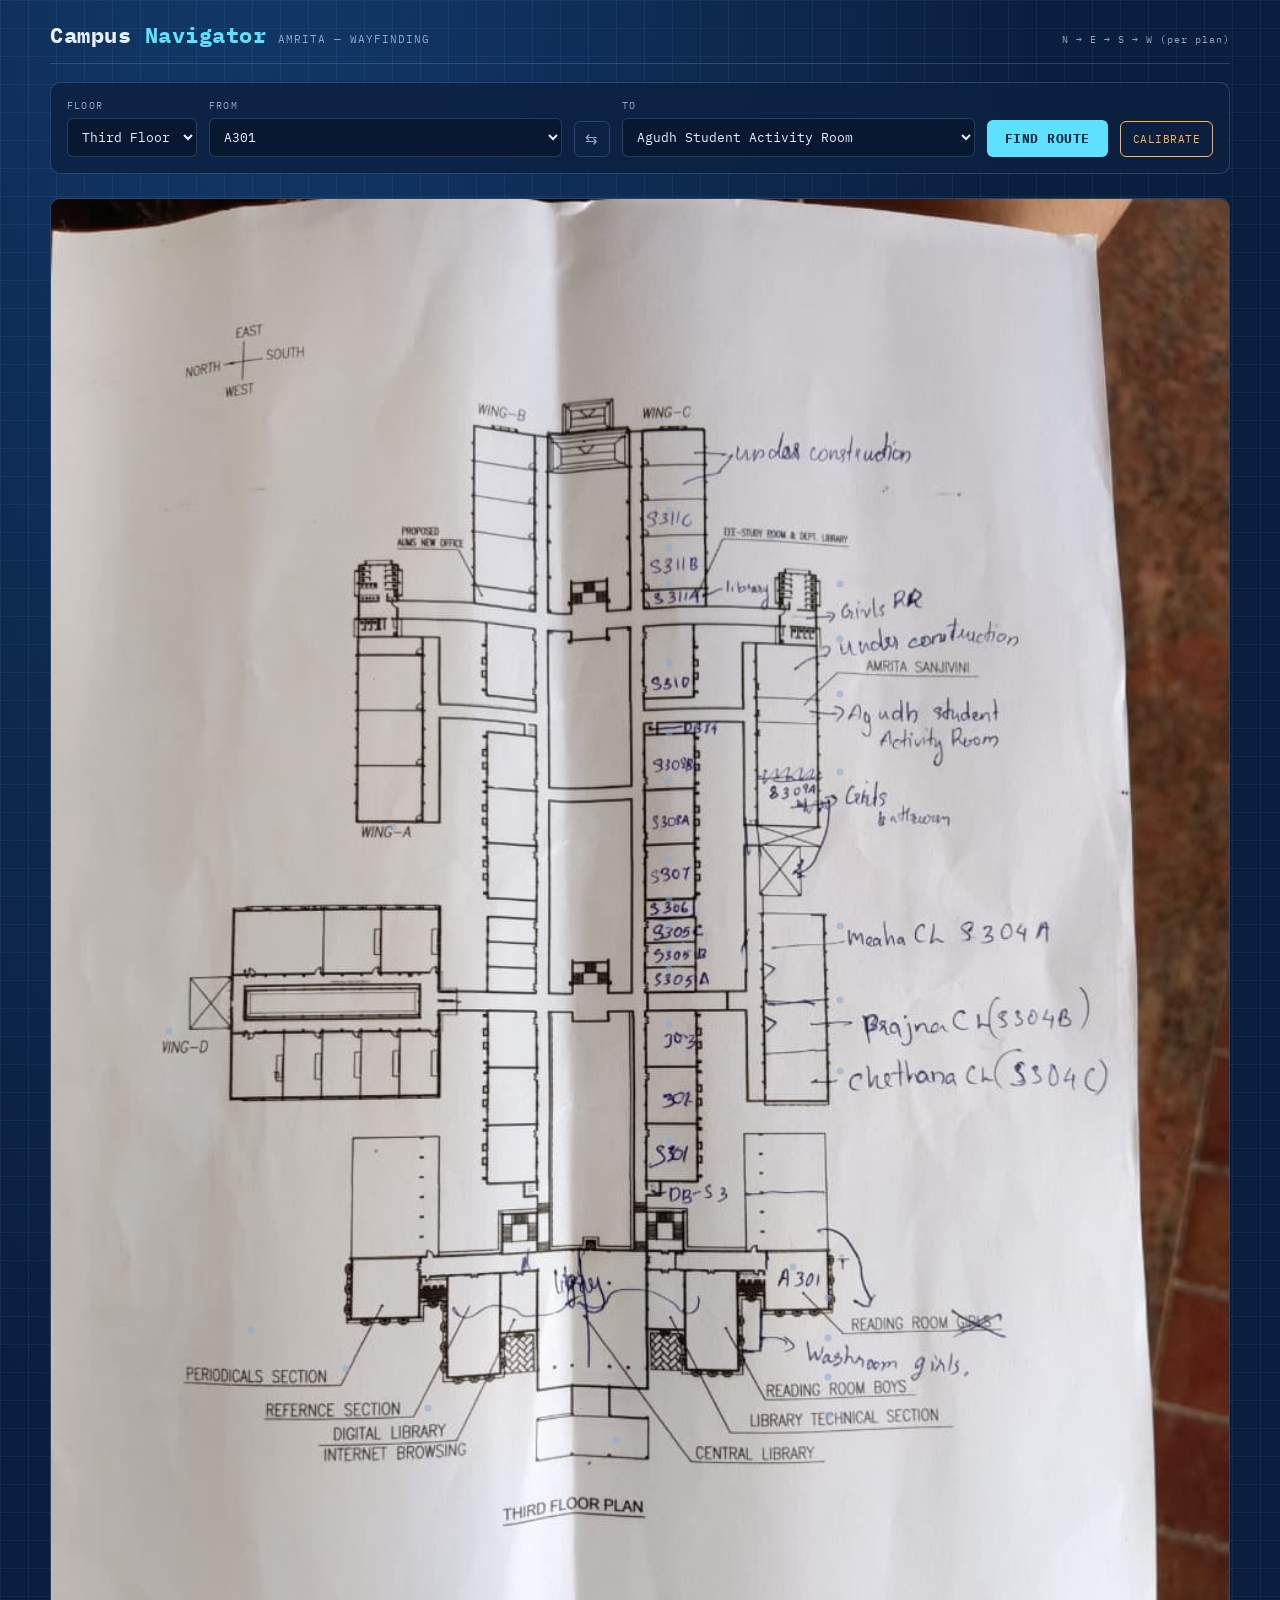
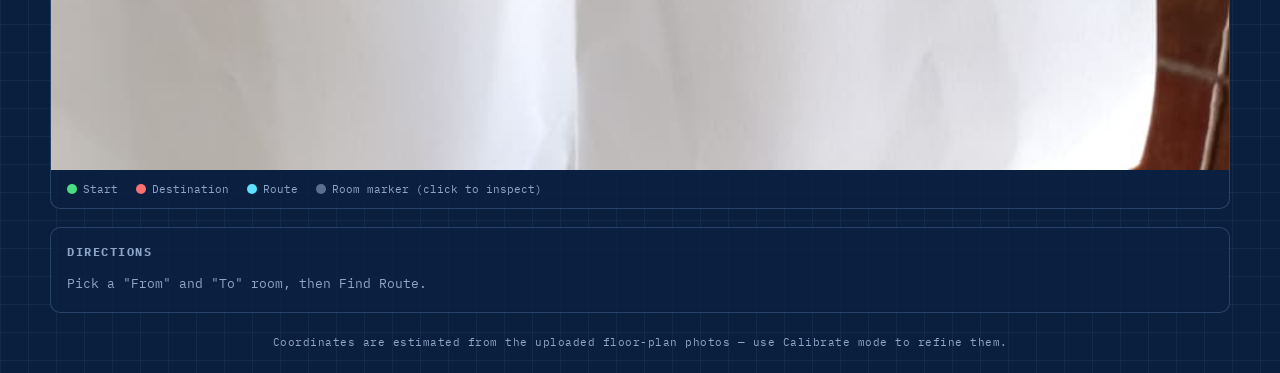
<file: test/gpt/campus-navigator.html>
<!DOCTYPE html>
<html lang="en">

  <head>
    <meta charset="UTF-8" />
    <meta name="viewport" content="width=device-width, initial-scale=1" />
    <title>Campus Navigator</title>
    <link rel="preconnect" href="https://fonts.googleapis.com">
    <link
      href="https://fonts.googleapis.com/css2?family=IBM+Plex+Mono:wght@400;500;600;700&family=IBM+Plex+Sans:wght@400;500;600;700&display=swap"
      rel="stylesheet">
   <link rel="stylesheet" href="style.css">
  </head>

  <body>
    <div class="app">

      <header>
        <div class="title">
          <h1>Campus <span>Navigator</span></h1>
          <div class="sub">Amrita &mdash; wayfinding</div>
        </div>
        <div class="compass" id="compassLabel"></div>
      </header>

      <div class="controls panel">
        <div class="field">
          <label>Floor</label>
          <select id="floorSelect"></select>
        </div>
        <div class="field">
          <label>From</label>
          <select id="fromSelect"></select>
        </div>
        <button class="swap-btn" id="swapBtn" title="Swap">&#8646;</button>
        <div class="field">
          <label>To</label>
          <select id="toSelect"></select>
        </div>
        <button class="go-btn" id="goBtn">Find Route</button>
        <button class="calib-btn" id="calibBtn">Calibrate</button>
      </div>
      <div class="status" id="statusMsg"></div>

      <div class="stage panel">
        <div class="map-wrap" id="mapWrap">
          <img id="floorImg" src="" alt="floor plan" />
          <svg id="overlay" xmlns="http://www.w3.org/2000/svg"></svg>
          <div id="markerLayer"></div>
          <div id="roomDotLayer"></div>
        </div>
        <div class="legend">
          <span><i style="background:var(--start)"></i> Start</span>
          <span><i style="background:var(--end)"></i> Destination</span>
          <span><i style="background:var(--cyan)"></i> Route</span>
          <span><i style="background:var(--text-dim);opacity:.6"></i> Room marker (click to inspect)</span>
        </div>
      </div>

      <div class="directions panel" id="directionsBox">
        <h2>Directions</h2>
        <div class="empty-hint" id="emptyHint">Pick a "From" and "To" room, then Find Route.</div>
        <ol class="steps" id="stepsList"></ol>
      </div>

      <div class="calib-box panel" id="calibBox">
        <h2>Calibration mode</h2>
        <p>Click any point on the map to move the selected room's marker there. Pick a room from the dropdown below,
          click its new spot, repeat for as many rooms as you like &mdash; then copy the updated coordinates and paste
          them into the ROOM_DATA object in this file (search for the floor's key) to make it permanent.</p>
        <select id="calibRoomSelect" style="width:100%;margin-bottom:10px;"></select>
        <textarea id="calibOutput" readonly></textarea>
        <button class="copy-btn" id="copyBtn">Copy JSON</button>
      </div>

      <footer>Coordinates are estimated from the uploaded floor-plan photos &mdash; use Calibrate mode to refine them.
      </footer>
    </div>

    <script src="app.js">
    </script>
  </body>

</html>
</file>
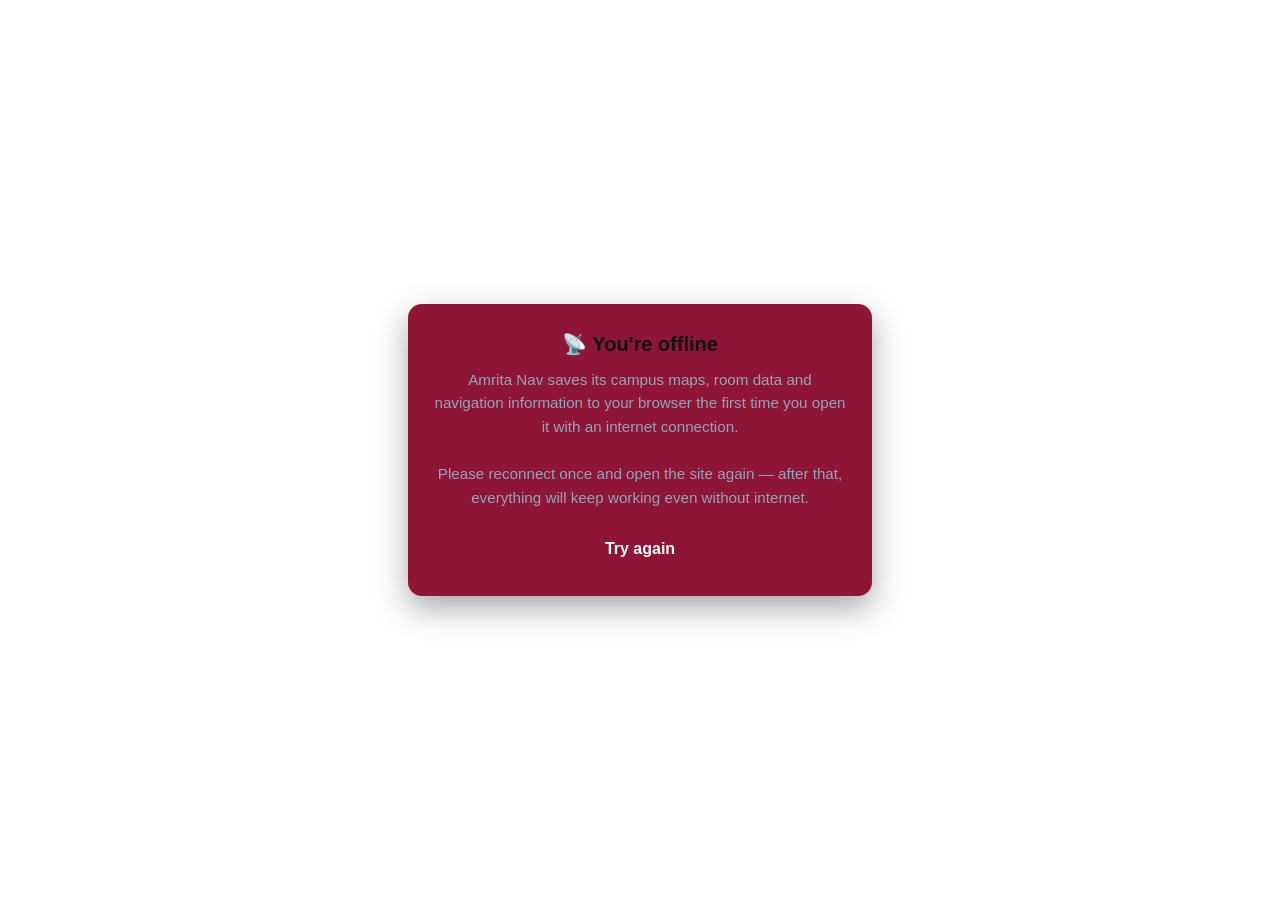
<file: code/Tools/ClassroomLocator/offline.html>
<!DOCTYPE html>
<html lang="en">
<head>
  <meta charset="UTF-8">
  <meta name="viewport" content="width=device-width, initial-scale=1.0">
  <title>Amrita Nav — offline</title>
  <style>
    body {
      margin: 0;
      min-height: 100vh;
      display: flex;
      align-items: center;
      justify-content: center;
      font-family: -apple-system, BlinkMacSystemFont, "Segoe UI", Roboto, sans-serif;
      background: #fff;
      color: #111;
      padding: 1.5rem;
      box-sizing: border-box;
    }
    .card {
      max-width: 26rem;
      background: #8f1537;
      border-radius: 14px;
      padding: 1.75rem 1.5rem;
      text-align: center;
      box-shadow: 0 12px 32px rgba(0, 0, 0, 0.35);
    }
    .card h1 { font-size: 1.25rem; margin: 0 0 0.75rem; }
    .card p { font-size: 0.95rem; line-height: 1.55; margin: 0 0 1.25rem; color: #94a3b8; }
    .card button {
      font: inherit;
      font-weight: 600;
      color: #f8fafc;
      background: #8f1537;
      border: none;
      border-radius: 8px;
      padding: 0.65rem 1.4rem;
      cursor: pointer;
    }
  </style>
</head>
<body>
  <div class="card">
    <h1>📡 You're offline</h1>
    <p>
      Amrita Nav saves its campus maps, room data and navigation information
      to your browser the first time you open it with an internet connection.
      <br><br>
      Please reconnect once and open the site again — after that, everything
      will keep working even without internet.
    </p>
    <button type="button" onclick="location.reload()">Try again</button>
  </div>
</body>
</html>
</file>
<file: styles.css>
*, *::before, *::after {
  box-sizing: border-box;
  margin: 0;
  padding: 0;
}

/* ── CSS Theme Variables ───────────────────────────────────── */
:root, [data-theme="light"] {
  --bg-color: #f1f4f9;
  --card-bg: #ffffff;
  --card-bg-subtle: #f8fafc;
  --card-bg-translucent: rgba(255, 255, 255, 0.88);
  --text-main: #1f2937;
  --text-muted: #5f6368;
  --text-subtle: #9aa0a6;
  --border-color: rgba(0, 0, 0, 0.08);
  --border-color-hover: rgba(0, 0, 0, 0.16);
  --shadow-sm: 0 2px 8px rgba(0, 0, 0, 0.06), 0 1px 3px rgba(0, 0, 0, 0.04);
  --shadow: 0 8px 24px rgba(0, 0, 0, 0.10), 0 2px 6px rgba(0, 0, 0, 0.04);
  --shadow-lg: 0 16px 36px rgba(0, 0, 0, 0.14), 0 4px 12px rgba(0, 0, 0, 0.06);
  --btn-primary-bg: #1a73e8;
  --btn-primary-hover: #1557b0;
  --btn-primary-text: #ffffff;
  --btn-secondary-bg: #f1f3f4;
  --btn-secondary-hover: #e8eaed;
  --btn-secondary-text: #3c4043;
  --input-bg: #ffffff;
  --input-border: #dadce0;
  --input-text: #202124;
  --map-filter: none;
  --chip-bg: #ffffff;
  --chip-text: #3c4043;
  --chip-border: rgba(0, 0, 0, 0.08);
  --chip-active-bg: #e8f0fe;
  --chip-active-text: #1967d2;
  --chip-active-border: #1a73e8;
  --bottomnav-bg: rgba(255, 255, 255, 0.92);
  --bottomnav-border: rgba(0, 0, 0, 0.08);
  --bottomnav-item: #5f6368;
  --bottomnav-item-active: #1a73e8;
  --fab-bg: #ffffff;
  --fab-color: #1f2937;
}

[data-theme="dark"] {
  --bg-color: #0b1120;
  --card-bg: #182234;
  --card-bg-subtle: #1e2c42;
  --card-bg-translucent: rgba(24, 34, 52, 0.90);
  --text-main: #f8fafc;
  --text-muted: #94a3b8;
  --text-subtle: #64748b;
  --border-color: rgba(255, 255, 255, 0.10);
  --border-color-hover: rgba(255, 255, 255, 0.20);
  --shadow-sm: 0 2px 8px rgba(0, 0, 0, 0.35);
  --shadow: 0 8px 24px rgba(0, 0, 0, 0.45);
  --shadow-lg: 0 16px 36px rgba(0, 0, 0, 0.60);
  --btn-primary-bg: #3b82f6;
  --btn-primary-hover: #2563eb;
  --btn-primary-text: #ffffff;
  --btn-secondary-bg: #1e2c42;
  --btn-secondary-hover: #263852;
  --btn-secondary-text: #cbd5e1;
  --input-bg: #131b2a;
  --input-border: rgba(255, 255, 255, 0.15);
  --input-text: #f8fafc;
  --map-filter: invert(0.92) hue-rotate(180deg) brightness(0.95) contrast(0.95);
  --chip-bg: #1e2c42;
  --chip-text: #e2e8f0;
  --chip-border: rgba(255, 255, 255, 0.10);
  --chip-active-bg: #1e3a5f;
  --chip-active-text: #60a5fa;
  --chip-active-border: #3b82f6;
  --bottomnav-bg: rgba(24, 34, 52, 0.92);
  --bottomnav-border: rgba(255, 255, 255, 0.08);
  --bottomnav-item: #94a3b8;
  --bottomnav-item-active: #60a5fa;
  --fab-bg: #1e2c42;
  --fab-color: #f8fafc;
}

/* ── Base ───────────────────────────────────────────────────── */
html, body {
  height: 100%;
  width: 100%;
  overflow: hidden;
  background-color: var(--bg-color);
  color: var(--text-main);
  transition: background-color 0.25s ease, color 0.25s ease;
  font-family: -apple-system, BlinkMacSystemFont, "SF Pro Text", "SF Pro Display", "Segoe UI", Roboto, "Helvetica Neue", Arial, sans-serif;
  -webkit-font-smoothing: antialiased;
}

body {
  display: block;
  position: fixed;
  inset: 0;
  user-select: none;
  -webkit-user-select: none;
}

/* ── App Shell (Mobile / Map Viewport) ───────────────────────── */
.app-shell {
  position: relative;
  width: 100%;
  height: 100%;
  height: 100dvh;
  overflow: hidden;
  background: var(--bg-color);
}


/* ── Center Full-Screen Map ─────────────────────────────────── */
.main-content {
  position: absolute !important;
  inset: 0 !important;
  width: 100% !important;
  height: 100% !important;
  display: flex !important;
  align-items: center;
  justify-content: center;
  overflow: hidden;
  background: var(--bg-color);
  z-index: 10;
}

.image-wrapper {
  position: absolute;
  inset: 0;
  width: 100%;
  height: 100%;
  display: flex;
  align-items: center;
  justify-content: center;
  background: transparent;
  border: none;
  border-radius: 0;
  padding: 0;
  box-shadow: none;
}

.map-container {
  position: absolute;
  inset: 0;
  width: 100%;
  height: 100%;
  overflow: hidden;
  touch-action: none;
  user-select: none;
  -webkit-user-select: none;
  -webkit-user-drag: none;
  cursor: grab;
}

.map-container.is-panning,
.map-container:active {
  cursor: grabbing;
}

.map-pan-stage {
  position: relative;
  width: 100%;
  height: 100%;
  transform-origin: 0 0;
  will-change: transform;
  cursor: grab;
  line-height: 0;
}

.map-pan-stage.is-panning {
  cursor: grabbing;
}

.floor-layer {
  display: none;
  position: absolute;
  inset: 0;
  width: 100%;
  height: 100%;
}

.floor-layer.active {
  display: block;
}

.central-image {
  position: absolute;
  inset: 0;
  width: 100%;
  height: 100%;
  object-fit: contain;
  display: block;
  pointer-events: none;
  -webkit-user-drag: none;
  user-drag: none;
  user-select: none;
  -webkit-user-select: none;
}

[data-theme="dark"] .central-image {
  filter: var(--map-filter);
}

.selection-overlay {
  position: absolute;
  inset: 0;
  width: 100%;
  height: 100%;
  pointer-events: none;
}

/* ── Floating Top Bar (Google Maps style) ────────────────────── */
.floating-top-bar {
  position: absolute;
  top: 0;
  left: 0;
  right: 0;
  z-index: 50;
  padding: 12px 14px 0;
  padding-top: max(12px, env(safe-area-inset-top));
  display: flex;
  flex-direction: column;
  gap: 10px;
  pointer-events: none;
  max-width: 680px;
  margin: 0 auto;
}

@media (min-width: 768px) {
  .floating-top-bar {
    padding-top: 20px;
  }
}

.floating-top-bar > * {
  pointer-events: auto;
}

/* Search Row */
.search-row {
  display: flex;
  align-items: center;
  gap: 10px;
  width: 100%;
}

.classroom-search-container {
  position: relative;
  flex: 1;
  width: 100%;
}

.floating-search-bar {
  display: flex;
  align-items: center;
  gap: 12px;
  background: var(--card-bg);
  border: 1px solid var(--border-color);
  border-radius: 9999px;
  padding: 12px 16px 12px 18px;
  box-shadow: var(--shadow);
  backdrop-filter: blur(16px);
  -webkit-backdrop-filter: blur(16px);
  transition: all 0.2s cubic-bezier(0.16, 1, 0.3, 1);
}

.floating-search-bar:focus-within {
  border-color: #2563eb;
  box-shadow: 0 0 0 3px rgba(37, 99, 235, 0.15), var(--shadow);
}

.search-icon-wrap {
  display: flex;
  align-items: center;
  justify-content: center;
  color: var(--text-muted);
  flex-shrink: 0;
}

.classroom-search-input {
  flex: 1;
  border: none;
  outline: none;
  background: transparent;
  font-size: 16px;
  font-weight: 500;
  font-family: inherit;
  color: var(--text-main);
  min-width: 0;
}

.classroom-search-input::placeholder {
  color: var(--text-subtle);
  font-weight: 400;
}

.classroom-search-clear {
  background: none;
  border: none;
  color: var(--text-subtle);
  cursor: pointer;
  font-size: 15px;
  line-height: 1;
  padding: 4px 6px;
  border-radius: 50%;
  display: flex;
  align-items: center;
  justify-content: center;
  transition: color 0.15s ease;
}

.classroom-search-clear:hover {
  color: var(--text-muted);
}

.mic-btn {
  background: none;
  border: none;
  color: var(--text-muted);
  cursor: pointer;
  display: flex;
  align-items: center;
  justify-content: center;
  padding: 4px;
  border-radius: 50%;
  flex-shrink: 0;
  transition: all 0.15s ease;
  font-family: inherit;
}

.mic-btn:hover {
  color: var(--text-main);
  transform: scale(1.08);
}

/* Autocomplete Suggestions */
.classroom-search-suggestions {
  position: absolute;
  top: calc(100% + 8px);
  left: 0;
  right: 0;
  z-index: 60;
  background: var(--card-bg);
  border: 1px solid var(--border-color);
  border-radius: 18px;
  box-shadow: var(--shadow-lg);
  max-height: 300px;
  overflow-y: auto;
  padding: 8px;
  text-align: left;
}

.suggestion-item {
  display: flex;
  align-items: center;
  justify-content: space-between;
  padding: 10px 14px;
  border-radius: 12px;
  cursor: pointer;
  transition: background-color 0.15s ease;
  font-size: 14px;
  gap: 10px;
}

.suggestion-item:hover,
.suggestion-item.active {
  background: var(--card-bg-subtle);
}

.suggestion-room-info {
  display: flex;
  flex-direction: column;
  min-width: 0;
}

.suggestion-room-name {
  font-weight: 600;
  color: var(--text-main);
  white-space: nowrap;
  overflow: hidden;
  text-overflow: ellipsis;
}

.suggestion-room-code {
  font-size: 12px;
  color: var(--text-muted);
}

.suggestion-floor-badge {
  font-size: 11px;
  font-weight: 600;
  padding: 3px 10px;
  border-radius: 9999px;
  background: var(--card-bg-subtle);
  color: var(--text-muted);
  border: 1px solid var(--border-color);
  white-space: nowrap;
  flex-shrink: 0;
}

.suggestion-floor-badge.floor-ground {
  background: #dbeafe;
  color: #1d4ed8;
  border-color: rgba(29, 78, 216, 0.25);
}
.suggestion-floor-badge.floor-first {
  background: #e0e7ff;
  color: #4338ca;
  border-color: rgba(67, 56, 202, 0.25);
}
.suggestion-floor-badge.floor-second {
  background: #f3e8ff;
  color: #7e22ce;
  border-color: rgba(126, 34, 206, 0.25);
}
.suggestion-floor-badge.floor-third {
  background: #fce7f3;
  color: #be185d;
  border-color: rgba(190, 24, 93, 0.25);
}

.classroom-search-feedback {
  font-size: 12px;
  font-weight: 600;
  color: #dc2626;
  margin-top: 6px;
  text-align: center;
  animation: searchFeedbackFade 0.2s ease-out;
  background: var(--card-bg);
  border-radius: 8px;
  padding: 6px 12px;
  border: 1px solid var(--border-color);
  box-shadow: var(--shadow-sm);
}

@keyframes searchFeedbackFade {
  from { opacity: 0; transform: translateY(-4px); }
  to   { opacity: 1; transform: translateY(0); }
}

/* ── Category & Floor Chips Row (matches screenshot) ────────── */
.chips-row {
  display: flex;
  align-items: center;
  gap: 8px;
  overflow-x: auto;
  scrollbar-width: none;
  padding: 2px 2px 6px;
}

.chips-row::-webkit-scrollbar {
  display: none;
}

.floor-chip,
.category-chip {
  display: inline-flex;
  align-items: center;
  gap: 8px;
  background: var(--chip-bg);
  border: 1px solid var(--chip-border);
  border-radius: 12px;
  padding: 7px 14px 7px 8px;
  font-size: 13.5px;
  font-weight: 600;
  font-family: inherit;
  color: var(--chip-text);
  cursor: pointer;
  white-space: nowrap;
  box-shadow: var(--shadow-sm);
  backdrop-filter: blur(12px);
  -webkit-backdrop-filter: blur(12px);
  transition: all 0.18s cubic-bezier(0.16, 1, 0.3, 1);
  user-select: none;
  flex-shrink: 0;
}

.floor-chip:hover,
.category-chip:hover {
  transform: translateY(-1px);
  box-shadow: var(--shadow);
  border-color: var(--border-color-hover);
}

.floor-chip:active,
.category-chip:active {
  transform: translateY(0);
}

.floor-chip.active,
.floor-chip[aria-selected="true"],
.category-chip.active {
  background: var(--chip-active-bg);
  border-color: var(--chip-active-border);
  color: var(--chip-active-text);
  box-shadow: 0 2px 8px rgba(37, 99, 235, 0.25);
}

/* Icon badge boxes inside chips (like Restaurants, Gas, Coffee in screenshot) */
.chip-badge {
  width: 28px;
  height: 28px;
  border-radius: 8px;
  display: flex;
  align-items: center;
  justify-content: center;
  font-size: 13px;
  font-weight: 700;
  flex-shrink: 0;
  transition: all 0.18s ease;
}

.chip-badge-blue   { background: #e0edff; color: #1a73e8; }
.chip-badge-indigo { background: #ede9fe; color: #6366f1; }
.chip-badge-purple { background: #f3e8ff; color: #9333ea; }
.chip-badge-pink   { background: #fce7f3; color: #db2777; }
.chip-badge-amber  { background: #fef3c7; color: #d97706; }
.chip-badge-teal   { background: #ccfbf1; color: #0d9488; }
.chip-badge-rose   { background: #ffe4e6; color: #e11d48; }

[data-theme="dark"] .chip-badge-blue   { background: rgba(59, 130, 246, 0.20); color: #93c5fd; }
[data-theme="dark"] .chip-badge-indigo { background: rgba(99, 102, 241, 0.20); color: #a5b4fc; }
[data-theme="dark"] .chip-badge-purple { background: rgba(147, 51, 234, 0.20); color: #d8b4fe; }
[data-theme="dark"] .chip-badge-pink   { background: rgba(219, 39, 119, 0.20); color: #f472b6; }
[data-theme="dark"] .chip-badge-amber  { background: rgba(217, 119, 6, 0.20);  color: #fcd34d; }
[data-theme="dark"] .chip-badge-teal   { background: rgba(13, 148, 136, 0.20); color: #5eead4; }
[data-theme="dark"] .chip-badge-rose   { background: rgba(225, 29, 72, 0.20);  color: #fda4af; }

.chip-label {
  letter-spacing: -0.01em;
}

/* ── Route Planning Bar (expandable panel) ──────────────────── */
.ground-nav-bar {
  display: flex;
  flex-direction: column;
  align-items: stretch;
  gap: 8px;
  pointer-events: auto;
  animation: navBarFade 0.25s ease-out;
}

@keyframes navBarFade {
  from { opacity: 0; transform: translateY(-6px); }
  to   { opacity: 1; transform: translateY(0); }
}

.nav-control-group {
  display: flex;
  align-items: center;
  gap: 8px;
  background: var(--card-bg);
  border: 1px solid var(--border-color);
  border-radius: 18px;
  padding: 8px 12px;
  box-shadow: var(--shadow);
  backdrop-filter: blur(16px);
  -webkit-backdrop-filter: blur(16px);
}

.nav-select-wrapper {
  position: relative;
  display: flex;
  align-items: center;
  flex: 1;
  min-width: 0;
}

.nav-icon {
  font-size: 14px;
  margin-right: 6px;
  flex-shrink: 0;
}

.nav-select {
  width: 100%;
  padding: 8px 12px;
  font-size: 13.5px;
  font-weight: 500;
  font-family: inherit;
  color: var(--text-main);
  background: var(--input-bg);
  border: 1px solid var(--input-border);
  border-radius: 9999px;
  outline: none;
  cursor: pointer;
  white-space: nowrap;
  text-overflow: ellipsis;
  overflow: hidden;
  transition: border-color 0.15s ease;
}

.nav-select:focus {
  border-color: #2563eb;
  background: var(--card-bg);
}

.nav-swap-btn {
  background: var(--card-bg-subtle);
  border: 1px solid var(--border-color);
  color: var(--text-muted);
  width: 32px;
  height: 32px;
  border-radius: 50%;
  display: flex;
  align-items: center;
  justify-content: center;
  cursor: pointer;
  font-size: 15px;
  flex-shrink: 0;
  transition: all 0.15s ease;
}

.nav-swap-btn:hover {
  background: var(--btn-secondary-hover);
  color: var(--text-main);
}

.nav-btn {
  padding: 8px 18px;
  font-size: 13.5px;
  font-weight: 600;
  font-family: inherit;
  border-radius: 9999px;
  cursor: pointer;
  flex-shrink: 0;
  transition: all 0.18s cubic-bezier(0.16, 1, 0.3, 1);
  user-select: none;
  border: 1px solid transparent;
}

.nav-btn.primary {
  background: var(--btn-primary-bg);
  color: var(--btn-primary-text);
  border-color: var(--btn-primary-bg);
}

.nav-btn.primary:hover {
  background: var(--btn-primary-hover);
  transform: translateY(-1px);
}

.nav-btn.secondary {
  background: var(--btn-secondary-bg);
  color: var(--btn-secondary-text);
  border-color: var(--border-color);
}

.nav-btn.secondary:hover {
  background: var(--btn-secondary-hover);
  color: var(--text-main);
}

/* Route Summary Bar */
.route-summary-bar {
  display: inline-flex;
  align-items: center;
  flex-wrap: wrap;
  gap: 10px;
  background: rgba(37, 99, 235, 0.12);
  border: 1px solid rgba(37, 99, 235, 0.30);
  color: #1d4ed8;
  padding: 8px 16px;
  border-radius: 14px;
  font-size: 12.5px;
  font-weight: 600;
  animation: navBarFade 0.2s ease-out;
}

[data-theme="dark"] .route-summary-bar {
  background: rgba(59, 130, 246, 0.16);
  border-color: rgba(59, 130, 246, 0.35);
  color: #93c5fd;
}

.route-metrics-group {
  display: inline-flex;
  align-items: center;
  gap: 10px;
}

.route-floor-steps {
  display: inline-flex;
  align-items: center;
  flex-wrap: wrap;
  gap: 6px;
}

.route-floor-pill {
  display: inline-flex;
  align-items: center;
  gap: 4px;
  padding: 4px 10px;
  border-radius: 9999px;
  background: var(--card-bg);
  border: 1px solid #93c5fd;
  color: #1d4ed8;
  font-size: 11.5px;
  font-weight: 600;
  cursor: pointer;
  transition: all 0.15s ease;
  font-family: inherit;
}

[data-theme="dark"] .route-floor-pill {
  background: var(--card-bg-subtle);
  color: #93c5fd;
  border-color: rgba(59, 130, 246, 0.4);
}

.route-floor-pill:hover {
  background: #dbeafe;
  border-color: #60a5fa;
  transform: translateY(-1px);
}

.route-floor-pill.active {
  background: #2563eb;
  border-color: #1d4ed8;
  color: #ffffff;
  box-shadow: 0 2px 6px rgba(37, 99, 235, 0.35);
}

.route-step-arrow {
  color: var(--text-muted);
  font-size: 11px;
  font-weight: bold;
}

.route-stair-badge {
  display: inline-flex;
  align-items: center;
  gap: 4px;
  padding: 3px 8px;
  border-radius: 9999px;
  background: #fef3c7;
  border: 1px solid #fcd34d;
  color: #b45309;
  font-size: 11px;
  font-weight: 600;
}

[data-theme="dark"] .route-stair-badge {
  background: rgba(254, 243, 199, 0.1);
  border-color: rgba(252, 211, 77, 0.4);
  color: #fcd34d;
}

.route-instruction-bar {
  display: flex;
  align-items: center;
  gap: 6px;
  width: 100%;
  padding: 6px 12px;
  font-size: 12px;
  color: #0369a1;
  background: #e0f2fe;
  border-radius: 8px;
  border: 1px solid #bae6fd;
}

[data-theme="dark"] .route-instruction-bar {
  color: #7dd3fc;
  background: rgba(3, 105, 161, 0.14);
  border-color: rgba(186, 230, 253, 0.2);
}

/* ── Floating Navigation Arrow FAB (Bottom-Right, matches screenshot) */
.nav-fab {
  position: absolute;
  right: 16px;
  bottom: 96px;
  z-index: 45;
  display: flex;
  flex-direction: column;
  gap: 10px;
  align-items: center;
  pointer-events: auto;
}

.nav-arrow-btn {
  display: flex;
  align-items: center;
  justify-content: center;
  width: 50px;
  height: 50px;
  border-radius: 18px; /* Squircle matching screenshot */
  background: var(--fab-bg);
  backdrop-filter: blur(16px);
  -webkit-backdrop-filter: blur(16px);
  color: var(--fab-color);
  border: 1px solid var(--border-color);
  cursor: pointer;
  box-shadow: var(--shadow);
  transition: all 0.2s cubic-bezier(0.16, 1, 0.3, 1);
  user-select: none;
  font-family: inherit;
}

.nav-arrow-btn:hover {
  transform: translateY(-2px);
  box-shadow: var(--shadow-lg);
  border-color: var(--border-color-hover);
}

.nav-arrow-btn:active {
  transform: translateY(0);
}

.nav-arrow-btn.active {
  background: #1a73e8;
  color: #ffffff;
  border-color: #1a73e8;
  box-shadow: 0 4px 16px rgba(26, 115, 232, 0.4);
}

.nav-arrow-icon {
  flex-shrink: 0;
  transition: transform 0.3s ease;
  transform: rotate(-45deg); /* Tilted arrow like in Google Maps */
}

.nav-arrow-btn.locating .nav-arrow-icon {
  animation: gpsSpin 1.8s linear infinite;
}

@keyframes gpsSpin {
  100% { transform: rotate(315deg); }
}

/* ── Zoom Controls (Discreet bottom-left) ───────────────────── */
.map-zoom-controls {
  position: absolute;
  left: 16px;
  bottom: 96px;
  z-index: 45;
  display: inline-flex;
  flex-direction: column;
  background: var(--card-bg);
  backdrop-filter: blur(16px);
  -webkit-backdrop-filter: blur(16px);
  border: 1px solid var(--border-color);
  border-radius: 14px;
  box-shadow: var(--shadow-sm);
  overflow: hidden;
  user-select: none;
  line-height: normal;
  pointer-events: auto;
}

.map-zoom-btn {
  display: flex;
  align-items: center;
  justify-content: center;
  width: 38px;
  height: 38px;
  background: transparent;
  border: none;
  border-bottom: 1px solid var(--border-color);
  color: var(--text-main);
  font-size: 20px;
  font-weight: 500;
  cursor: pointer;
  line-height: 1;
  transition: background-color 0.15s ease, color 0.15s ease;
  font-family: inherit;
}

.map-zoom-btn:last-child {
  border-bottom: none;
}

.map-zoom-btn.reset {
  font-size: 15px;
}

.map-zoom-btn:hover {
  background: var(--card-bg-subtle);
  color: #1a73e8;
}

.map-zoom-btn:active {
  background: var(--btn-secondary-hover);
}

/* ── Floating Bottom Navigation Bar (matches screenshot) ────── */
.bottom-nav {
  position: absolute;
  bottom: 14px;
  left: 14px;
  right: 14px;
  max-width: 480px;
  margin: 0 auto;
  z-index: 50;
  background: var(--bottomnav-bg);
  backdrop-filter: blur(28px);
  -webkit-backdrop-filter: blur(28px);
  border: 1px solid var(--bottomnav-border);
  border-radius: 28px;
  display: flex;
  align-items: center;
  justify-content: space-around;
  padding: 8px 12px;
  box-shadow: var(--shadow-lg);
  pointer-events: auto;
}

.bottom-nav-item {
  display: flex;
  flex-direction: column;
  align-items: center;
  justify-content: center;
  gap: 4px;
  background: none;
  border: none;
  cursor: pointer;
  font-family: inherit;
  color: var(--bottomnav-item);
  padding: 6px 12px;
  border-radius: 16px;
  transition: all 0.18s cubic-bezier(0.16, 1, 0.3, 1);
  user-select: none;
  min-width: 54px;
  text-align: center;
}

.bottom-nav-item:hover {
  background: var(--card-bg-subtle);
  color: var(--text-main);
  transform: translateY(-1px);
}

.bottom-nav-item:active {
  transform: translateY(0);
}

.bottom-nav-item.active {
  color: var(--bottomnav-item-active);
}

.bottom-nav-item.active svg {
  stroke: var(--bottomnav-item-active);
}

.bottom-nav-label {
  font-size: 11px;
  font-weight: 600;
  letter-spacing: -0.01em;
}

/* Theme Toggle Button in Bottom Nav (Replaces layer feature) */
.bottom-nav-theme-btn {
  display: flex;
  flex-direction: column;
  align-items: center;
  justify-content: center;
  gap: 4px;
  background: none;
  border: none;
  cursor: pointer;
  font-family: inherit;
  color: var(--bottomnav-item);
  padding: 6px 12px;
  border-radius: 16px;
  transition: all 0.18s cubic-bezier(0.16, 1, 0.3, 1);
  user-select: none;
  min-width: 54px;
  text-align: center;
}

.bottom-nav-theme-btn:hover {
  background: var(--card-bg-subtle);
  color: var(--text-main);
  transform: translateY(-1px);
}

.bottom-nav-theme-btn:active {
  transform: translateY(0);
}

.bottom-nav-theme-icon {
  font-size: 20px;
  line-height: 1;
  display: flex;
  align-items: center;
  justify-content: center;
  transition: transform 0.25s ease;
}

.bottom-nav-theme-btn:hover .bottom-nav-theme-icon {
  transform: rotate(20deg) scale(1.1);
}

/* ── Bottom Sheets (Saved & Campus Info) ─────────────────────── */
.bottom-sheet {
  position: absolute;
  bottom: 80px;
  left: 14px;
  right: 14px;
  max-width: 480px;
  margin: 0 auto;
  z-index: 55;
  background: var(--card-bg);
  border: 1px solid var(--border-color);
  border-radius: 24px;
  box-shadow: var(--shadow-lg);
  backdrop-filter: blur(28px);
  -webkit-backdrop-filter: blur(28px);
  overflow: hidden;
  animation: sheetSlideUp 0.25s cubic-bezier(0.16, 1, 0.3, 1);
  pointer-events: auto;
}

@keyframes sheetSlideUp {
  from {
    opacity: 0;
    transform: translateY(16px);
  }
  to {
    opacity: 1;
    transform: translateY(0);
  }
}

.sheet-handle {
  width: 36px;
  height: 4px;
  border-radius: 2px;
  background: var(--border-color-hover);
  margin: 8px auto 4px;
}

.sheet-header {
  display: flex;
  align-items: center;
  justify-content: space-between;
  padding: 10px 18px 12px;
  border-bottom: 1px solid var(--border-color);
}

.sheet-title {
  font-size: 16px;
  font-weight: 700;
  color: var(--text-main);
  letter-spacing: -0.01em;
}

.sheet-close-btn {
  background: var(--card-bg-subtle);
  border: 1px solid var(--border-color);
  color: var(--text-muted);
  width: 28px;
  height: 28px;
  border-radius: 50%;
  cursor: pointer;
  font-size: 13px;
  display: flex;
  align-items: center;
  justify-content: center;
  transition: all 0.15s ease;
}

.sheet-close-btn:hover {
  background: var(--btn-secondary-hover);
  color: var(--text-main);
}

.sheet-content {
  padding: 12px 16px 16px;
  max-height: 340px;
  overflow-y: auto;
  display: flex;
  flex-direction: column;
  gap: 8px;
}

/* Saved Item Row */
.saved-item {
  display: flex;
  align-items: center;
  gap: 12px;
  padding: 10px 12px;
  border-radius: 14px;
  background: var(--card-bg-subtle);
  border: 1px solid var(--border-color);
  cursor: pointer;
  transition: all 0.15s ease;
}

.saved-item:hover {
  background: var(--chip-active-bg);
  border-color: var(--chip-active-border);
  transform: translateY(-1px);
}

.saved-item-icon {
  font-size: 20px;
  flex-shrink: 0;
}

.saved-item-info {
  flex: 1;
  min-width: 0;
}

.saved-item-name {
  font-size: 13.5px;
  font-weight: 600;
  color: var(--text-main);
  white-space: nowrap;
  overflow: hidden;
  text-overflow: ellipsis;
}

.saved-item-meta {
  font-size: 11.5px;
  color: var(--text-muted);
}

.saved-route-btn {
  background: #1a73e8;
  color: #ffffff;
  border: none;
  border-radius: 9999px;
  padding: 5px 14px;
  font-size: 12px;
  font-weight: 600;
  cursor: pointer;
  flex-shrink: 0;
  transition: all 0.15s ease;
}

.saved-route-btn:hover {
  background: #1557b0;
  transform: scale(1.05);
}

/* Campus Info Sheet */
.campus-info-card {
  padding: 12px;
  background: var(--card-bg-subtle);
  border-radius: 14px;
  border: 1px solid var(--border-color);
  font-size: 13px;
  color: var(--text-muted);
  line-height: 1.45;
}

.campus-info-card h4 {
  color: var(--text-main);
  margin-bottom: 4px;
  font-size: 14px;
}

.campus-stats-row {
  display: flex;
  gap: 10px;
  margin: 6px 0;
}

.campus-stat {
  flex: 1;
  text-align: center;
  padding: 10px;
  border-radius: 12px;
  background: var(--card-bg-subtle);
  border: 1px solid var(--border-color);
}

.stat-value {
  display: block;
  font-size: 20px;
  font-weight: 700;
  color: #1a73e8;
}

.stat-label {
  font-size: 11px;
  color: var(--text-muted);
  font-weight: 600;
}

.campus-legend {
  display: flex;
  flex-direction: column;
  gap: 6px;
  padding: 10px 12px;
  background: var(--card-bg-subtle);
  border-radius: 12px;
  border: 1px solid var(--border-color);
  font-size: 12px;
  color: var(--text-muted);
}

.legend-row {
  display: flex;
  align-items: center;
  gap: 8px;
}

.legend-dot {
  width: 8px;
  height: 8px;
  border-radius: 50%;
  flex-shrink: 0;
}

.legend-dot.green { background: #10b981; }
.legend-dot.red   { background: #ef4444; }
.legend-dot.gold  { background: #f59e0b; }
.legend-dot.blue  { background: #3b82f6; }

/* ── SVG Selectable Rooms ───────────────────────────────────── */
.route-layer      { pointer-events: none; }
.route-stair-pin  { pointer-events: none; filter: drop-shadow(0 2px 6px rgba(0, 0, 0, 0.35)); }

.route-glow-polyline {
  fill: none;
  stroke: rgba(225, 29, 72, 0.35);
  stroke-width: 14;
  stroke-linecap: round;
  stroke-linejoin: round;
  pointer-events: none;
}

.route-core-polyline {
  fill: none;
  stroke: #e11d48;
  stroke-width: 4.5;
  stroke-dasharray: 8, 8;
  stroke-linecap: round;
  stroke-linejoin: round;
  animation: routeDash 1s linear infinite;
  pointer-events: none;
}

@keyframes routeDash {
  to { stroke-dashoffset: -16; }
}

.route-waypoint-dot {
  fill: var(--card-bg);
  stroke: #e11d48;
  stroke-width: 2;
  pointer-events: none;
}

.route-pin {
  pointer-events: none;
  filter: drop-shadow(0 2px 5px rgba(0, 0, 0, 0.3));
}

.selectable-room {
  pointer-events: auto;
  cursor: pointer;
  fill: transparent;
  stroke: transparent;
  stroke-width: 2px;
}

.selectable-room:hover {
  fill: rgba(37, 99, 235, 0.16);
  stroke: rgba(37, 99, 235, 0.65);
  stroke-width: 3px;
}

.selectable-room.selected,
.selectable-room[aria-pressed="true"] {
  fill: rgba(37, 99, 235, 0.35);
  stroke: #1d4ed8;
  stroke-width: 4px;
  filter: drop-shadow(0 0 6px rgba(29, 78, 216, 0.6));
}

.selectable-room.selected:hover,
.selectable-room[aria-pressed="true"]:hover {
  fill: rgba(37, 99, 235, 0.42);
  stroke: #1e40af;
  stroke-width: 4.5px;
}

.selectable-room.search-highlighted {
  fill: rgba(37, 99, 235, 0.5) !important;
  stroke: #1d4ed8 !important;
  stroke-width: 5px !important;
  filter: drop-shadow(0 0 10px rgba(37, 99, 235, 0.85)) !important;
  animation: roomSearchPulse 1.2s ease-in-out infinite alternate !important;
}

@keyframes roomSearchPulse {
  0%   { fill: rgba(37, 99, 235, 0.35); stroke-width: 4px;   filter: drop-shadow(0 0 6px rgba(37, 99, 235, 0.7)); }
  100% { fill: rgba(37, 99, 235, 0.65); stroke-width: 6.5px; filter: drop-shadow(0 0 16px rgba(37, 99, 235, 1)); }
}

/* Specific Category Glow Highlights on Map */
.selectable-room.toilet-highlighted {
  fill: rgba(13, 148, 136, 0.45) !important;
  stroke: #0d9488 !important;
  stroke-width: 4.5px !important;
  filter: drop-shadow(0 0 10px rgba(13, 148, 136, 0.90)) !important;
  animation: toiletPulse 1.3s ease-in-out infinite alternate !important;
}

@keyframes toiletPulse {
  0% {
    fill: rgba(13, 148, 136, 0.35);
    stroke-width: 3.5px;
    filter: drop-shadow(0 0 6px rgba(13, 148, 136, 0.6));
  }
  100% {
    fill: rgba(13, 148, 136, 0.65);
    stroke-width: 5.5px;
    filter: drop-shadow(0 0 14px rgba(13, 148, 136, 1));
  }
}

.selectable-room.lab-highlighted {
  fill: rgba(225, 29, 72, 0.45) !important;
  stroke: #e11d48 !important;
  stroke-width: 4.5px !important;
  filter: drop-shadow(0 0 10px rgba(225, 29, 72, 0.90)) !important;
  animation: labPulse 1.3s ease-in-out infinite alternate !important;
}

@keyframes labPulse {
  0% {
    fill: rgba(225, 29, 72, 0.35);
    stroke-width: 3.5px;
    filter: drop-shadow(0 0 6px rgba(225, 29, 72, 0.6));
  }
  100% {
    fill: rgba(225, 29, 72, 0.65);
    stroke-width: 5.5px;
    filter: drop-shadow(0 0 14px rgba(225, 29, 72, 1));
  }
}

.selectable-room.office-highlighted {
  fill: rgba(37, 99, 235, 0.45) !important;
  stroke: #2563eb !important;
  stroke-width: 4.5px !important;
  filter: drop-shadow(0 0 10px rgba(37, 99, 235, 0.90)) !important;
  animation: officePulse 1.3s ease-in-out infinite alternate !important;
}

@keyframes officePulse {
  0% {
    fill: rgba(37, 99, 235, 0.35);
    stroke-width: 3.5px;
    filter: drop-shadow(0 0 6px rgba(37, 99, 235, 0.6));
  }
  100% {
    fill: rgba(37, 99, 235, 0.65);
    stroke-width: 5.5px;
    filter: drop-shadow(0 0 14px rgba(37, 99, 235, 1));
  }
}

.selectable-room:focus-visible {
  outline: none;
  stroke: #2563eb;
  stroke-width: 3.5px;
}

/* ── GPS Live Marker (SVG) ──────────────────────────────────── */
.gps-marker {
  pointer-events: none;
  transition: transform 0.4s cubic-bezier(0.2, 0.9, 0.3, 1);
}

.gps-accuracy-ring {
  fill: rgba(37, 99, 235, 0.14);
  stroke: rgba(37, 99, 235, 0.35);
  stroke-width: 1.5;
  transition: r 0.4s ease;
}

.gps-pulse-ring {
  fill: #3b82f6;
  opacity: 0.5;
  animation: gpsPulse 2.2s cubic-bezier(0.2, 0.8, 0.4, 1) infinite;
  transform-origin: 0 0;
}

@keyframes gpsPulse {
  0%   { transform: scale(1);   opacity: 0.6;  }
  60%  { transform: scale(2.6); opacity: 0.12; }
  100% { transform: scale(3.4); opacity: 0;    }
}

.gps-heading-cone {
  transition: transform 0.3s cubic-bezier(0.2, 0.9, 0.3, 1);
  transform-origin: 0 0;
}

.gps-arrow      { fill: #1d4ed8; }
.gps-pin-shadow { fill: rgba(15, 23, 42, 0.25); }
.gps-pin-outer  { fill: #ffffff; }
.gps-pin-inner  { fill: #2563eb; }
.gps-pin-center { fill: #ffffff; }

/* ── Initial Floor Prompt Modal ─────────────────────────────── */
.floor-prompt-modal {
  position: fixed;
  inset: 0;
  z-index: 1000;
  background-color: var(--bg-color);
  display: flex;
  align-items: center;
  justify-content: center;
  padding: 1.5rem;
}

.floor-prompt-card {
  background: var(--card-bg);
  border: 1px solid var(--border-color);
  border-radius: 24px;
  box-shadow: 0 20px 50px -10px rgba(0, 0, 0, 0.20), 0 8px 16px -4px rgba(0, 0, 0, 0.08);
  padding: 2.25rem 2rem;
  max-width: 440px;
  width: 100%;
  text-align: center;
}

.floor-prompt-header {
  margin-bottom: 1.75rem;
}

.floor-prompt-question {
  font-size: 1.25rem;
  font-weight: 600;
  color: var(--text-main);
  letter-spacing: -0.01em;
}

.brand-title {
  font-size: 2rem;
  font-weight: 700;
  letter-spacing: -0.03em;
  color: var(--text-main);
  margin-bottom: 0.5rem;
}

.floor-prompt-options {
  display: flex;
  flex-direction: column;
  gap: 10px;
}

.floor-prompt-btn {
  background: var(--input-bg);
  color: var(--text-main);
  border: 1px solid var(--border-color);
  border-radius: 14px;
  padding: 14px 20px;
  font-size: 15px;
  font-weight: 600;
  font-family: inherit;
  cursor: pointer;
  transition: all 0.18s cubic-bezier(0.16, 1, 0.3, 1);
  display: flex;
  align-items: center;
  justify-content: center;
}

.floor-prompt-btn:hover {
  background: var(--btn-primary-bg);
  color: var(--btn-primary-text);
  border-color: var(--btn-primary-bg);
  transform: translateY(-1px);
  box-shadow: 0 4px 12px rgba(0, 0, 0, 0.15);
}

.floor-prompt-btn:active {
  transform: translateY(0);
}

.floor-prompt-btn:focus-visible {
  outline: 2px solid #2563eb;
  outline-offset: 2px;
}

/* ── Responsive Mobile Optimizations ────────────────────────── */
@media (max-width: 480px) {
  .floating-top-bar {
    padding-top: 10px;
    padding-top: max(10px, env(safe-area-inset-top));
    padding-left: 10px;
    padding-right: 10px;
    gap: 8px;
  }

  .floating-search-bar {
    padding: 10px 14px;
  }

  .classroom-search-input {
    font-size: 15px;
  }

  .floor-chip,
  .category-chip {
    padding: 6px 12px 6px 6px;
    font-size: 12.5px;
  }

  .chip-badge {
    width: 24px;
    height: 24px;
  }

  .bottom-nav {
    bottom: 10px;
    left: 10px;
    right: 10px;
    padding: 6px 8px;
  }

  .bottom-nav-item,
  .bottom-nav-theme-btn {
    padding: 4px 8px;
    min-width: 46px;
  }

  .nav-arrow-btn {
    width: 46px;
    height: 46px;
    border-radius: 16px;
  }

  .nav-fab {
    bottom: 84px;
    right: 12px;
  }

  .map-zoom-controls {
    bottom: 84px;
    left: 12px;
  }

  .nav-control-group {
    flex-wrap: wrap;
    border-radius: 14px;
    padding: 8px;
    gap: 6px;
  }

  .nav-select-wrapper {
    flex: 1 1 100%;
  }

  .nav-swap-btn {
    display: none;
  }

  .nav-btn {
    flex: 1;
    padding: 8px 12px;
    text-align: center;
  }
}

/* ── Room Details Popup Message Modal ───────────────────────── */
.room-details-popup {
  position: absolute;
  bottom: 80px;
  left: 12px;
  right: 12px;
  z-index: 55;
  pointer-events: none;
  animation: popupSlideUp 0.24s cubic-bezier(0.16, 1, 0.3, 1);
  max-width: 440px;
  margin: 0 auto;
}

@media (min-width: 768px) {
  .room-details-popup {
    left: 20px;
    right: auto;
    bottom: 88px;
    width: 380px;
    max-width: calc(100vw - 40px);
    margin: 0;
  }
}

@keyframes popupSlideUp {
  from {
    transform: translateY(16px) scale(0.97);
    opacity: 0;
  }
  to {
    transform: translateY(0) scale(1);
    opacity: 1;
  }
}

.room-popup-card {
  pointer-events: auto;
  background: var(--card-bg);
  border: 1px solid var(--border-color);
  border-radius: 20px;
  box-shadow: 0 16px 40px rgba(0, 0, 0, 0.16), 0 4px 12px rgba(0, 0, 0, 0.08);
  padding: 16px 18px;
  display: flex;
  flex-direction: column;
  gap: 12px;
  backdrop-filter: blur(12px);
  -webkit-backdrop-filter: blur(12px);
}

.room-popup-header {
  display: flex;
  align-items: center;
  justify-content: space-between;
  gap: 8px;
}

.room-popup-badge-group {
  display: flex;
  align-items: center;
  gap: 8px;
  flex-wrap: wrap;
}

.room-popup-icon {
  font-size: 18px;
  width: 32px;
  height: 32px;
  display: inline-flex;
  align-items: center;
  justify-content: center;
  border-radius: 10px;
  background: var(--card-bg-subtle);
  border: 1px solid var(--border-color);
}

.room-popup-floor-badge {
  font-size: 11px;
  font-weight: 700;
  padding: 3px 9px;
  border-radius: 9999px;
  text-transform: uppercase;
  letter-spacing: 0.04em;
  background: var(--card-bg-subtle);
  color: var(--text-muted);
  border: 1px solid var(--border-color);
}

.room-popup-floor-badge.floor-ground {
  background: #dbeafe;
  color: #1d4ed8;
  border-color: rgba(29, 78, 216, 0.25);
}
.room-popup-floor-badge.floor-first {
  background: #e0e7ff;
  color: #4338ca;
  border-color: rgba(67, 56, 202, 0.25);
}
.room-popup-floor-badge.floor-second {
  background: #f3e8ff;
  color: #7e22ce;
  border-color: rgba(126, 34, 206, 0.25);
}
.room-popup-floor-badge.floor-third {
  background: #fce7f3;
  color: #be185d;
  border-color: rgba(190, 24, 93, 0.25);
}

.room-popup-category-badge {
  font-size: 11.5px;
  font-weight: 600;
  padding: 3px 9px;
  border-radius: 9999px;
  background: var(--card-bg-subtle);
  color: var(--text-muted);
  border: 1px solid var(--border-color);
}

.room-popup-close-btn {
  background: transparent;
  border: none;
  font-size: 16px;
  font-weight: 700;
  cursor: pointer;
  color: var(--text-muted);
  width: 28px;
  height: 28px;
  border-radius: 50%;
  display: flex;
  align-items: center;
  justify-content: center;
  transition: all 0.15s ease;
}

.room-popup-close-btn:hover {
  background: var(--card-bg-subtle);
  color: var(--text-main);
}

.room-popup-content {
  display: flex;
  flex-direction: column;
  gap: 4px;
}

.room-popup-title {
  font-size: 17px;
  font-weight: 700;
  color: var(--text-main);
  line-height: 1.3;
  letter-spacing: -0.01em;
  margin: 0;
}

.room-popup-meta-row {
  display: flex;
  align-items: center;
  gap: 8px;
  font-size: 13px;
  color: var(--text-muted);
  flex-wrap: wrap;
}

.room-popup-code-badge {
  font-size: 12px;
  font-weight: 600;
  padding: 2px 8px;
  border-radius: 6px;
  background: var(--card-bg-subtle);
  color: var(--text-main);
  border: 1px solid var(--border-color);
  font-family: ui-monospace, SFMono-Regular, Menlo, Monaco, Consolas, monospace;
}

.room-popup-floor-name {
  font-weight: 500;
}

.room-popup-footer {
  margin-top: 2px;
}

.room-popup-nav-btn {
  display: flex;
  align-items: center;
  justify-content: center;
  gap: 8px;
  width: 100%;
  background: var(--btn-primary-bg, #2563eb);
  color: #ffffff;
  border: none;
  border-radius: 14px;
  padding: 12px 18px;
  font-size: 15px;
  font-weight: 600;
  font-family: inherit;
  cursor: pointer;
  box-shadow: 0 4px 14px rgba(37, 99, 235, 0.32);
  transition: all 0.18s cubic-bezier(0.16, 1, 0.3, 1);
}

.room-popup-nav-btn:hover {
  background: var(--btn-primary-hover, #1d4ed8);
  transform: translateY(-1px);
  box-shadow: 0 6px 18px rgba(37, 99, 235, 0.4);
}

.room-popup-nav-btn:active {
  transform: translateY(0);
}

/* ── Legacy Selectors (for JS backwards compatibility) ───────── */
.container        { display: contents; }
.header           { display: none !important; }
.header-top-row   { display: none !important; }
.theme-switcher   { display: none !important; }
.floor-switcher   { display: none !important; }
.gps-btn-text     { display: none !important; }
.gps-status-dot   { display: none !important; }
</file>
<file: code/style.css>
* {
          --primary: #8f1537;
          --primary-dark: #6f102a;
          --yellow: #f9c51a;
          --white: #fff;
          --black: #111;
          --gray: #222;
          --light: #f4f4f4;
          --shadow: 0 12px 35px rgba(0, 0, 0, .08);
          --radius: 18px;
          --transition: .35s ease;
          margin: 0;
          padding: 0;
          box-sizing: border-box;
          font-family: 'Poppins', sans-serif;
}

html {
          scroll-behavior: smooth;
}

body {
          background: var(--white);
          color: var(--gray);
          overflow-x: hidden;
}





nav {
          width: 100%;
          background: var(--white);
          display: flex;
          justify-content: space-between;
          align-items: center;
          padding: 18px 8%;
          z-index: 1000;
          box-shadow: var(--shadow);

          #bigscreenmenu {
                    display: flex;
                    list-style: none;
                    gap: 38px;



                    a {
                              color: var(--black);
                              font-weight: 500;
                              text-decoration: none;
                              transition: .3s;
                              font-size: 20px;

                    }

                    a:hover {
                              color: var(--primary);

                    }

                    li {
                              position: relative;

                    }

                    li::after {
                              content: "";
                              position: absolute;
                              left: 0;
                              bottom: -8px;
                              width: 0;
                              height: 2px;
                              background: var(--primary);
                              transition: .3s;
                    }

                    li::after {
                              content: "";
                              position: absolute;
                              left: 0;
                              bottom: -8px;
                              width: 0;
                              height: 2px;
                              background: var(--primary);
                              transition: .3s;
                    }

                    li:hover::after {
                              width: 100%;

                    }
          }


}

.logo {
          font-size: 32px;
          font-weight: 700;
          color: var(--primary);

          span {
                    color: var(--yellow);

          }
}


.icons {
          visibility: hidden;
          display: flex;
          gap: 20px;
          font-size: 20px;
          color: var(--primary);

}

#mobilemenu {
          display: none;
          text-align: right;
          padding: 40px 8%;
          z-index: 9999;
          top: 0;
          right: 0;
          position: absolute;
          background: var(--white);
          width: 100%;
          height: 100%;

          i {
                    justify-self: end;
                    align-self: flex-end;
          }

          ul {
                    text-align: left;
                    padding: 80px 8%;
                    display: flex;
                    flex-direction: column;
                    list-style: none;
                    gap: 38px;

                    a {
                              border-radius: 5px;
                              height: 40px;
                              display: flex;
                              justify-content: center;
                              align-items: center;
                              font-size: large;
                              text-decoration: none;
                              background: var(--primary);

                              color: var(--white);

                    }
          }
}

.page1 {
          gap: 30px;
          height: 92dvh;
          background: var(--primary);
          background-size: cover;
          background-position: center;
          display: grid;
          grid-template-columns: 1fr 1fr;
          overflow: hidden;
          padding-left: 8%;
          padding-left: 8%;

          img {
                    transform: translateX(240px);
                    opacity: 0;
                    transition: 2s;
                    width: 55dvw;
                    transition: 1s;
          }

          h1 {

                    font-size: 70px;
                    line-height: 1.1;
                    margin-bottom: 20px;

                    span {
                              color: var(--yellow);

                    }
          }
}

.page1>div:nth-child(1) {
          display: flex;
          flex-direction: column;
          justify-content: center;
          min-width: 400px;
          max-width: 700px;
          color: var(--white);
          place-items: center;

}

.page1>div:nth-child(2) {

          display: grid;
          place-items: center right;
          position: relative;

}





.page1 p {

          font-size: 15px;
          line-height: 1.8;
          margin-bottom: 40px;
          opacity: 0.8;

}



.page2 {
          padding: 90px 8%;
          box-sizing: border-box
}

.title {

          font-size: 42px;
          margin-bottom: 50px;
          color: var(--primary);

}

.grid {

          display: grid;
          grid-template-columns: repeat(auto-fit, minmax(230px, 1fr));
          gap: 30px;

}

.card {

          background: var(--white);
          padding: 35px;
          border-radius: 18px;
          text-align: center;
          box-shadow: 0 5px 18px rgba(0, 0, 0, .08);
          transition: .3s;
          text-decoration: none;
          color: inherit;
          display: block;

}

.card:hover {

          transform: translateY(-10px);

}

.card i {

          font-size: 45px;
          color: var(--primary);
          margin-bottom: 20px;

}

.card h3 {

          margin-bottom: 10px;

}

.card p {

          font-size: 14px;
          color: var(--gray);

}

.page3 {

          background: #8C1538;
          color: var(--white);
          padding: 80px 8%;

}

.notice {

          background: white;
          color: var(--black);
          padding: 20px;
          border-radius: 12px;
          margin-top: 20px;

}

.page4 {
          height: auto;
          padding: 80px 8%;
}

footer {

          background: #222;
          color: var(--white);
          padding: 50px 8%;
          display: flex;
          justify-content: space-between;
          align-items: center;

}

footer h2 {

          font-size: 30px;

}

footer p {

          opacity: .7;

}

@media(max-width:900px) {
          .page1 {
                    padding: 0px;
                    display: grid;
                    grid-template-columns: 1fr;

          }

          .page1 h1 {

                    font-size: 42px;

          }

          .page1>div:nth-child(1) {
                    padding: 90px 8%;
          }

          .page1 img {
                    width: 100dvw;
          }

          .icons {
                    visibility: visible;
          }

          nav #bigscreenmenu {

                    display: none;

          }

}
</file>
<file: code/Html/style.css>
* {
          --primary: #8f1537;
          --primary-dark: #6f102a;
          --yellow: #f9c51a;
          --white: #fff;
          --black: #111;
          --gray: #222;
          --light: #f4f4f4;
          --shadow: 0 12px 35px rgba(0, 0, 0, .08);
          --radius: 18px;
          --transition: .35s ease;
          margin: 0;
          padding: 0;
          box-sizing: border-box;
          font-family: 'Poppins', sans-serif;
}

html {
          scroll-behavior: smooth;
}

body {
          background: var(--white);
          color: var(--gray);
          overflow-x: hidden;
}

nav {
          width: 100%;
          background: var(--white);
          display: flex;
          justify-content: space-between;
          align-items: center;
          padding: 18px 8%;
          z-index: 1000;
          box-shadow: var(--shadow);

          #bigscreenmenu {
                    display: flex;
                    list-style: none;
                    gap: 38px;



                    a {
                              color: var(--black);
                              font-weight: 500;
                              text-decoration: none;
                              transition: .3s;
                              font-size: 20px;

                    }

                    a:hover {
                              color: var(--primary);

                    }

                    li {
                              position: relative;

                    }

                    li::after {
                              content: "";
                              position: absolute;
                              left: 0;
                              bottom: -8px;
                              width: 0;
                              height: 2px;
                              background: var(--primary);
                              transition: .3s;
                    }

                    li::after {
                              content: "";
                              position: absolute;
                              left: 0;
                              bottom: -8px;
                              width: 0;
                              height: 2px;
                              background: var(--primary);
                              transition: .3s;
                    }

                    li:hover::after {
                              width: 100%;

                    }
          }


}

.logo {
          font-size: 32px;
          font-weight: 700;
          color: var(--primary);

          span {
                    color: var(--yellow);

          }
}


.icons {
          visibility: hidden;
          display: flex;
          gap: 20px;
          font-size: 20px;
          color: var(--primary);

}

#mobilemenu {
          display: none;
          text-align: right;
          padding: 40px 8%;
          z-index: 9999;
          top: 0;
          right: 0;
          position: absolute;
          background: var(--white);
          width: 100%;
          height: 100%;

          i {
                    justify-self: end;
                    align-self: flex-end;
          }

          ul {
                    text-align: left;
                    padding: 80px 8%;
                    display: flex;
                    flex-direction: column;
                    list-style: none;
                    gap: 38px;

                    a {
                              border-radius: 5px;
                              height: 40px;
                              display: flex;
                              justify-content: center;
                              align-items: center;
                              font-size: large;
                              text-decoration: none;
                              background: var(--primary);

                              color: var(--white);

                    }
          }
}

.page1 {
          gap: 30px;
          height: 92dvh;
          background: var(--primary);
          background-size: cover;
          background-position: center;
          display: grid;
          grid-template-columns: 1fr 1fr;
          overflow: hidden;
          padding-left: 8%;
          padding-left: 8%;

          img {
                    transform: translateX(240px);
                    opacity: 0;
                    transition: 2s;
                    width: 55dvw;
                    transition: 1s;
          }

          h1 {

                    font-size: 70px;
                    line-height: 1.1;
                    margin-bottom: 20px;

                    span {
                              color: var(--yellow);

                    }
          }
}

.page1>div:nth-child(1) {
          display: flex;
          flex-direction: column;
          justify-content: center;
          min-width: 400px;
          max-width: 700px;
          color: var(--white);
          place-items: center;

}

.page1>div:nth-child(2) {

          display: grid;
          place-items: center right;
          position: relative;

}





.page1 p {

          font-size: 15px;
          line-height: 1.8;
          margin-bottom: 40px;
          opacity: 0.8;

}



.page2 {
          padding: 90px 8%;
          box-sizing: border-box
}

.title {

          font-size: 42px;
          margin-bottom: 50px;
          color: var(--primary);

}

.grid {

          display: grid;
          grid-template-columns: repeat(auto-fit, minmax(230px, 1fr));
          gap: 30px;

}

.card {

          background: var(--white);
          padding: 35px;
          border-radius: 18px;
          text-align: center;
          box-shadow: 0 5px 18px rgba(0, 0, 0, .08);
          transition: .3s;

}

.card:hover {

          transform: translateY(-10px);

}

.card i {

          font-size: 45px;
          color: var(--primary);
          margin-bottom: 20px;

}

.card h3 {

          margin-bottom: 10px;

}

.card p {

          font-size: 14px;
          color: var(--gray);

}

.page3 {

          background: #8C1538;
          color: var(--white);
          padding: 80px 8%;

}

.notice {

          background: white;
          color: var(--black);
          padding: 20px;
          border-radius: 12px;
          margin-top: 20px;

}

.page4 {
          height: auto;
          padding: 80px 8%;
}

footer {

          background: #222;
          color: var(--white);
          padding: 50px 8%;
          display: flex;
          justify-content: space-between;
          align-items: center;

}

footer h2 {

          font-size: 30px;

}

footer p {

          opacity: .7;

}

@media(max-width:900px) {
          .page1 {
                    padding: 0px;
                    display: grid;
                    grid-template-columns: 1fr;

          }

          .page1 h1 {

                    font-size: 42px;

          }

          .page1>div:nth-child(1) {
                    padding: 90px 8%;
          }

          .page1 img {
                    width: 100dvw;
          }

          .icons {
                    visibility: visible;
          }

          nav #bigscreenmenu {

                    display: none;

          }

}
</file>
<file: test/rohan/style.css>
/* =========================================================
   AMRITANAV
   MAIN WEBSITE STYLING
   ========================================================= */


/* =========================================================
   RESET
   ========================================================= */

* {
    margin: 0;
    padding: 0;
    box-sizing: border-box;
}

html {
    scroll-behavior: smooth;
}

body {
    font-family: Arial, Helvetica, sans-serif;
    background: #f8f5f0;
    color: #252525;
}


/* =========================================================
   NAVBAR
   ========================================================= */

.navbar {
    height: 82px;
    padding: 0 7%;

    display: flex;
    align-items: center;
    justify-content: space-between;

    background: #ffffff;
    border-bottom: 1px solid #e6e1dc;

    position: sticky;
    top: 0;
    z-index: 1000;
}


/* LOGO */

.logo {
    display: flex;
    flex-direction: column;

    color: #8f123f;
    font-weight: 800;
    letter-spacing: 1px;
}

.logo span {
    font-size: 25px;
}

.logo small {
    font-size: 8px;
    letter-spacing: 2px;
    margin-top: 3px;
    color: #555;
}


/* NAVIGATION */

.navbar nav {
    display: flex;
    gap: 35px;
}

.navbar nav a {
    text-decoration: none;
    color: #333;

    font-size: 15px;
    font-weight: 500;

    transition: 0.25s;
}

.navbar nav a:hover {
    color: #9d0044;
}


/* LOGIN BUTTON */

.login-btn {
    border: none;

    background: #9d0044;
    color: white;

    padding: 12px 22px;
    border-radius: 6px;

    font-size: 14px;
    font-weight: 600;

    cursor: pointer;

    transition: 0.25s;
}

.login-btn:hover {
    background: #760032;
    transform: translateY(-2px);
}


/* =========================================================
   NAVIGATOR
   ========================================================= */

.navigator {
    padding: 80px 7% 70px;

    background:
        radial-gradient(
            circle at 80% 20%,
            rgba(157, 0, 68, 0.07),
            transparent 30%
        ),
        #f8f5f0;
}


/* HEADING */

.navigator-heading {
    max-width: 800px;
    margin-bottom: 40px;
}

.small-title {
    color: #9d0044;

    font-size: 13px;
    font-weight: 700;

    letter-spacing: 2px;

    margin-bottom: 15px;
}

.navigator-heading h1 {
    font-size: clamp(42px, 6vw, 75px);

    line-height: 0.98;
    letter-spacing: -3px;

    margin-bottom: 25px;

    color: #222;
}

.navigator-heading h1 span {
    color: #9d0044;
}

.navigator-heading > p:last-child {
    max-width: 600px;

    font-size: 17px;
    line-height: 1.7;

    color: #666;
}


/* =========================================================
   SEARCH
   ========================================================= */

.search-area {
    display: flex;

    max-width: 750px;

    margin-bottom: 25px;
}

.search-area input {
    flex: 1;

    height: 56px;

    border: 1px solid #d5d0cb;
    border-right: none;

    border-radius: 8px 0 0 8px;

    padding: 0 20px;

    font-size: 16px;

    outline: none;

    background: white;
}

.search-area input:focus {
    border-color: #9d0044;
}

.search-area button {
    width: 120px;

    border: none;
    border-radius: 0 8px 8px 0;

    background: #9d0044;
    color: white;

    font-size: 15px;
    font-weight: 600;

    cursor: pointer;

    transition: 0.2s;
}

.search-area button:hover {
    background: #760032;
}


/* =========================================================
   FLOOR BUTTONS
   ========================================================= */

.floor-buttons {
    display: flex;
    gap: 10px;

    margin-bottom: 25px;
}

.floor-btn {
    padding: 12px 22px;

    border: 1px solid #d4cec8;

    background: white;

    border-radius: 6px;

    cursor: pointer;

    font-size: 14px;
    font-weight: 600;

    color: #555;

    transition: 0.2s;
}

.floor-btn:hover {
    border-color: #9d0044;
    color: #9d0044;
}

.floor-btn.active {
    background: #9d0044;
    border-color: #9d0044;

    color: white;
}


/* =========================================================
   MAP CONTAINER
   ========================================================= */

.map-container {
    background: white;

    border: 1px solid #e1ddd8;
    border-radius: 12px;

    overflow: hidden;

    box-shadow:
        0 10px 35px rgba(0, 0, 0, 0.06);
}


/* =========================================================
   MAP HEADER
   ========================================================= */

.map-title {
    min-height: 75px;

    padding: 18px 25px;

    display: flex;
    justify-content: space-between;
    align-items: center;

    border-bottom: 1px solid #e8e4df;
}

.map-title h2 {
    font-size: 22px;

    color: #292929;

    margin-bottom: 4px;
}

.map-title p {
    font-size: 13px;
    color: #888;
}

.map-info {
    font-size: 13px;
    color: #777;
}

.map-info span {
    color: #9d0044;

    font-size: 20px;

    margin-right: 5px;
}


/* =========================================================
   MAP VIEW
   ========================================================= */

.map-view {
    width: 100%;
    height: 700px;

    overflow-y: auto;
    overflow-x: hidden;

    background: #eeeae5;

    display: flex;
    justify-content: center;
    align-items: flex-start;

    padding: 20px;
}


/* =========================================================
   FLOOR MAP WRAPPER
   ========================================================= */

.map-wrapper {
    position: relative;

    display: none;

    width: 100%;
    max-width: 850px;

    margin: 0 auto;

    flex-shrink: 0;
}

.map-wrapper.active-wrapper {
    display: block;
}


/* =========================================================
   FLOOR MAP IMAGE
   ========================================================= */

.floor-map {
    display: block;

    width: 100%;
    height: auto;

    margin: 0 auto;

    background: white;

    box-shadow:
        0 5px 25px rgba(0, 0, 0, 0.12);
}


/* =========================================================
   ROOM MARKERS - COMMON
   ========================================================= */

.room-marker {
    position: absolute;

    background: transparent;
    border: 3px solid transparent;

    border-radius: 8px;

    cursor: pointer;

    z-index: 10;

    transition:
        background 0.2s,
        transform 0.2s,
        box-shadow 0.2s,
        border-color 0.2s;
}

.room-marker:hover {
    background: transparent;
    border-color: transparent;
    box-shadow: none;
}


/* =========================================================
   GROUND FLOOR ROOM MARKERS
   ========================================================= */

/* ---------- NORTH WING ---------- */

/* N-020 - Prayer Hall */
.room-marker-N020 {
    left: 42%;
    top: 15.5%;

    width: 6.1%;
    height: 2.7%;
}

/* N-019 - Electrical Machines Lab */
.room-marker-N019 {
    left: 42.07%;
    top: 18.05%;

    width: 6%;
    height: 9%;
}

/* N-017 - MC Dynamics Lab */
.room-marker-N017 {
    left: 32.3%;
    top: 28.75%;


    width: 6.2%;
    height: 2.73%;
}

/* N-016 - C&I Lab */
.room-marker-N016 {
    left: 32.3%;
    top: 31%;


    width: 6.2%;
    height: 2.73%;
}

/* N-015 - Fluid Mechanics Lab */
.room-marker-N015 {
    left: 32.3%;
    top: 32.9%;


    width: 6.2%;
    height: 5%;}

/* N-014 - Metallurgy Lab */
.room-marker-N014 {
    left: 32.3%;
    top: 37.37%;


    width: 6.2%;
    height: 2.73%;
}

/* N-013 - Principal */
.room-marker-N013 {
    left: 42.6%;
    top: 34.3%;


    width: 5%;
    height: 3.4%;
}

/* N-012 - HR Dept */
.room-marker-N012 {
    left: 42.6%;
    top: 37.8%;


    width: 5%;
    height: 3.4%;
}

/* N-011 - Students Affairs */
.room-marker-N011 {
   left: 42.6%;
    top: 41.1%;


    width: 5%;
    height: 3.5%;
}

/* N-010 - Staff Room */
.room-marker-N010 {
    left: 42.6%;
    top: 45.4%;
    
    width: 5.1%;
    height: 4.5%;
}

/* N-009 - Amrita Center */
.room-marker-N009 {
    left: 36.15%;
    top: 44.5%;
    
    width: 3.4%;
    height: 4.3%;
}

/* N-008 - M Tech */
.room-marker-N008 {
    left: 31.5%;
    top: 44.5%;
    
    width: 4.8%;
    height: 4.3%;
}

/* N-007 - Thermal Engineering Lab */
.room-marker-N007 {
    left: 0%;
    top: 0%;
    width: 5%;
    height: 5%;
}

/* N-005-006 - Nano Sciences Research Lab */
.room-marker-N005006 {
    left: 0%;
    top: 0%;
    width: 5%;
    height: 5%;
}

/* N-004 - Amrita Center for Nano Sciences */
.room-marker-N004 {
    left: 0%;
    top: 0%;
    width: 5%;
    height: 5%;
}

/* N-003 - CR Seminar Room */
.room-marker-N003 {
    left: 0%;
    top: 0%;
    width: 5%;
    height: 5%;
}

/* N-002 - Mechanical Professors Room */
.room-marker-N002 {
    left: 0%;
    top: 0%;
    width: 5%;
    height: 5%;
}

/* N-001 - Admission Office */
.room-marker-N001 {
    left: 0%;
    top: 0%;
    width: 5%;
    height: 5%;
}


/* ---------- SOUTH WING ---------- */

/* S-014 - Nanotech Lab */
.room-marker-S014 {
    left: 56.8%;
    top: 15.4%;

    width: 6.2%;
    height: 3.7%;}

/* S-013 - Computer Lab */
.room-marker-S013 {
    left: 56.5%;
    top: 19%;

    width: 6%;
    height: 8%;
}

/* S-012 - College Admin Office */
.room-marker-S012 {
    left: 56.8%;
    top: 27.8%;

    width: 5.1%;
    height: 4.9%;
}

/* S-011 - CNC Robotics & Automation Lab */
.room-marker-S011 {
    left: 66%;
    top: 32.9%;

    width: 6.2%;
    height: 3%;
}

/* S-010 - Conference Room */
.room-marker-S010 {
    left: 56.8%;
    top: 34.04%;

    width: 5.1%;
    height: 2.6%;
}

/* S-009 */
.room-marker-S009 {
    left: 0%;
    top: 0%;
    width: 5%;
    height: 5%;
}

/* S-008 - Principal Arts & Science */
.room-marker-S008 {
    left: 56.3%;
    top: 37.89%;

    width: 5.1%;
    height: 3.2%;
}

/* S-007 - Director / Associate Dean */
.room-marker-S007 {
    left: 56.8%;
    top: 41%;

    width: 5.1%;
    height: 3.8%;
}

/* S-006 - Staff Room */
.room-marker-S006 {
    left: 56.6%;
    top: 45.4%;

    width: 5.1%;
    height: 4.5%;
}

/* S-005 - Material Testing Lab */
.room-marker-S005 {
    left: 66.2%;
    top: 45.2%;

    width: 6.2%;
    height: 2.7%;
}

/* S-004 - Manufacturing Lab */
.room-marker-S004 {
    left: 0%;
    top: 0%;
    width: 5%;
    height: 5%;
}

/* S-004A - Manufacturing Lab */
.room-marker-S004A {
    left: 0%;
    top: 0%;
    width: 5%;
    height: 5%;
}

/* S-003 - Guest Room / Kitchen */
.room-marker-S003 {
    left: 0%;
    top: 0%;
    width: 5%;
    height: 5%;
}

/* S-002 - Amrita Suite */
.room-marker-S002 {
    left: 0%;
    top: 0%;
    width: 5%;
    height: 5%;
}

/* S-001 - Guest Room */
.room-marker-S001 {
    left: 0%;
    top: 0%;
    width: 5%;
    height: 5%;
}


/* ---------- OTHER ROOMS ---------- */

/* A-006 - Amriteshwari Hall */
.room-marker-A006 {
    left: 0%;
    top: 0%;
    width: 5%;
    height: 5%;
}

/* A-005 - Special Programs Hall / Meditation Hall */
.room-marker-A005 {
    left: 0%;
    top: 0%;
    width: 5%;
    height: 5%;
}

/* A-004 */
.room-marker-A004 {
    left: 0%;
    top: 0%;
    width: 5%;
    height: 5%;
}

/* A-003 */
.room-marker-A003 {
    left: 0%;
    top: 0%;
    width: 5%;
    height: 5%;
}

/* A-002 - Main Conference Hall */
.room-marker-A002 {
    left: 0%;
    top: 0%;
    width: 5%;
    height: 5%;
}

/* A-001 - Acharya Hall */
.room-marker-A001 {
    left: 0%;
    top: 0%;
    width: 5%;
    height: 5%;
}


/* =========================================================
   SELECTED ROOM
   ========================================================= */

.room-marker.selected {
    background: rgba(157, 0, 68, 0.75);

    border: 4px solid #ffcc00;

    box-shadow:
        0 0 0 6px rgba(157, 0, 68, 0.25),
        0 0 20px rgba(157, 0, 68, 0.5);

    z-index: 100;
}


/* =========================================================
   LOCATION RESULT
   ========================================================= */

.location-result {
    max-width: 86%;

    margin: 30px auto;

    padding: 25px;

    display: flex;
    align-items: center;
    gap: 18px;

    background: white;

    border: 1px solid #e1ddd8;
    border-radius: 12px;

    box-shadow:
        0 8px 25px rgba(0, 0, 0, 0.05);
}

.result-icon {
    font-size: 30px;
}

.location-result h3 {
    margin-bottom: 5px;

    color: #292929;
}

.location-result p {
    color: #777;
}


/* =========================================================
   FEATURE SECTION
   ========================================================= */

.feature-section {
    padding: 80px 7%;
    background: #ffffff;
}

.feature-section h2 {
    font-size: 45px;

    line-height: 1.05;

    margin-bottom: 45px;
}

.feature-grid {
    display: grid;

    grid-template-columns:
        repeat(3, 1fr);

    gap: 20px;
}

.feature-card {
    padding: 30px;

    background: #f8f5f0;

    border: 1px solid #e6e1dc;

    border-radius: 12px;

    transition: 0.25s;
}

.feature-card:hover {
    transform: translateY(-4px);

    box-shadow:
        0 10px 25px rgba(0, 0, 0, 0.07);
}

.feature-card span {
    font-size: 30px;
}

.feature-card h3 {
    margin: 15px 0 10px;

    font-size: 20px;
}

.feature-card p {
    color: #666;

    line-height: 1.6;
}


/* =========================================================
   FOOTER
   ========================================================= */

footer {
    padding: 50px 7%;

    background: #252525;

    color: white;

    text-align: center;
}

.footer-logo {
    color: #ffffff;

    font-size: 24px;
    font-weight: 800;

    letter-spacing: 2px;

    margin-bottom: 10px;
}

footer p {
    color: #bbb;

    margin-bottom: 10px;
}

footer .copyright {
    font-size: 13px;

    color: #777;
}


/* =========================================================
   MOBILE
   ========================================================= */

@media (max-width: 768px) {

    .navbar {
        height: auto;

        padding: 18px 5%;

        flex-wrap: wrap;

        gap: 15px;
    }

    .navbar nav {
        order: 3;

        width: 100%;

        justify-content: center;

        gap: 15px;

        flex-wrap: wrap;
    }

    .navigator {
        padding: 50px 5%;
    }

    .map-view {
        height: 550px;

        padding: 10px;
    }

    .map-title {
        padding: 15px;

        align-items: flex-start;
    }

    .map-info {
        display: none;
    }

    .feature-grid {
        grid-template-columns: 1fr;
    }

    .feature-section h2 {
        font-size: 36px;
    }

}
</file>
<file: code/Tools/ClassroomLocator/styles.css>
*, *::before, *::after {
  box-sizing: border-box;
  margin: 0;
  padding: 0;
}

/* ── CSS Theme Variables ───────────────────────────────────── */
:root, [data-theme="light"] {
  --bg-color: #f1f4f9;
  --card-bg: #ffffff;
  --card-bg-subtle: #f8fafc;
  --card-bg-translucent: rgba(255, 255, 255, 0.88);
  --text-main: #1f2937;
  --text-muted: #5f6368;
  --text-subtle: #9aa0a6;
  --border-color: rgba(0, 0, 0, 0.08);
  --border-color-hover: rgba(0, 0, 0, 0.16);
  --shadow-sm: 0 2px 8px rgba(0, 0, 0, 0.06), 0 1px 3px rgba(0, 0, 0, 0.04);
  --shadow: 0 8px 24px rgba(0, 0, 0, 0.10), 0 2px 6px rgba(0, 0, 0, 0.04);
  --shadow-lg: 0 16px 36px rgba(0, 0, 0, 0.14), 0 4px 12px rgba(0, 0, 0, 0.06);
  --btn-primary-bg: #8f1537;
  --btn-primary-hover: #6f102a;
  --btn-primary-text: #ffffff;
  --btn-secondary-bg: #f1f3f4;
  --btn-secondary-hover: #e8eaed;
  --btn-secondary-text: #3c4043;
  --input-bg: #ffffff;
  --input-border: #dadce0;
  --input-text: #202124;
  --map-filter: none;
  --chip-bg: #ffffff;
  --chip-text: #3c4043;
  --chip-border: rgba(0, 0, 0, 0.08);
  --chip-active-bg: #e8f0fe;
  --chip-active-text: #6f102a;
  --chip-active-border: #8f1537;
  --bottomnav-bg: rgba(255, 255, 255, 0.92);
  --bottomnav-border: rgba(0, 0, 0, 0.08);
  --bottomnav-item: #5f6368;
  --bottomnav-item-active: #8f1537;
  --fab-bg: #ffffff;
  --fab-color: #1f2937;
}

[data-theme="dark"] {
  --bg-color: #f1f4f9;
    --card-bg: #ffffff;
    --card-bg-subtle: #f8fafc;
    --card-bg-translucent: rgba(255, 255, 255, 0.88);
    --text-main: #1f2937;
    --text-muted: #5f6368;
    --text-subtle: #9aa0a6;
    --border-color: rgba(0, 0, 0, 0.08);
    --border-color-hover: rgba(0, 0, 0, 0.16);
    --shadow-sm: 0 2px 8px rgba(0, 0, 0, 0.06), 0 1px 3px rgba(0, 0, 0, 0.04);
    --shadow: 0 8px 24px rgba(0, 0, 0, 0.10), 0 2px 6px rgba(0, 0, 0, 0.04);
    --shadow-lg: 0 16px 36px rgba(0, 0, 0, 0.14), 0 4px 12px rgba(0, 0, 0, 0.06);
    --btn-primary-bg: #8f1537;
    --btn-primary-hover: #6f102a;
    --btn-primary-text: #ffffff;
    --btn-secondary-bg: #f1f3f4;
    --btn-secondary-hover: #e8eaed;
    --btn-secondary-text: #3c4043;
    --input-bg: #ffffff;
    --input-border: #dadce0;
    --input-text: #202124;
    --map-filter: none;
    --chip-bg: #ffffff;
    --chip-text: #3c4043;
    --chip-border: rgba(0, 0, 0, 0.08);
    --chip-active-bg: #e8f0fe;
    --chip-active-text: #6f102a;
    --chip-active-border: #8f1537;
    --bottomnav-bg: rgba(255, 255, 255, 0.92);
    --bottomnav-border: rgba(0, 0, 0, 0.08);
    --bottomnav-item: #5f6368;
    --bottomnav-item-active: #8f1537;
    --fab-bg: #ffffff;
    --fab-color: #1f2937;
}

/* ── Base ───────────────────────────────────────────────────── */
html, body {
  height: 100%;
  width: 100%;
  overflow: hidden;
  background-color: var(--bg-color);
  color: var(--text-main);
  transition: background-color 0.25s ease, color 0.25s ease;
  font-family: -apple-system, BlinkMacSystemFont, "SF Pro Text", "SF Pro Display", "Segoe UI", Roboto, "Helvetica Neue", Arial, sans-serif;
  -webkit-font-smoothing: antialiased;
}

body {
  display: block;
  position: fixed;
  inset: 0;
  user-select: none;
  -webkit-user-select: none;
}

/* ── App Shell (Mobile / Map Viewport) ───────────────────────── */
.app-shell {
  position: relative;
  width: 100%;
  height: 100%;
  height: 100dvh;
  overflow: hidden;
  background: var(--bg-color);
}


/* ── Center Full-Screen Map ─────────────────────────────────── */
.main-content {
  position: absolute !important;
  inset: 0 !important;
  width: 100% !important;
  height: 100% !important;
  display: flex !important;
  align-items: center;
  justify-content: center;
  overflow: hidden;
  background: var(--bg-color);
  z-index: 10;
}

.image-wrapper {
  position: absolute;
  inset: 0;
  width: 100%;
  height: 100%;
  display: flex;
  align-items: center;
  justify-content: center;
  background: transparent;
  border: none;
  border-radius: 0;
  padding: 0;
  box-shadow: none;
}

.map-container {
  position: absolute;
  inset: 0;
  width: 100%;
  height: 100%;
  overflow: hidden;
  touch-action: none;
  user-select: none;
  -webkit-user-select: none;
  -webkit-user-drag: none;
  cursor: grab;
  /* Seamless Google-Maps-style ground: the plan is drawn directly on the
     page surface — no letterbox, no map edge, in both themes. */
  background: var(--bg-color);
}

.map-container.is-panning,
.map-container:active {
  cursor: grabbing;
}

.map-pan-stage {
  position: relative;
  width: 100%;
  height: 100%;
  transform-origin: 0 0;
  cursor: grab;
  line-height: 0;
}

.map-pan-stage.is-panning {
  cursor: grabbing;
}

.floor-layer {
  display: none;
  position: absolute;
  inset: 0;
  width: 100%;
  height: 100%;
}

.floor-layer.active {
  display: block;
}

.central-image {
  position: absolute;
  inset: 0;
  width: 100%;
  height: 100%;
  object-fit: contain;
  display: block;
  pointer-events: none;
  -webkit-user-drag: none;
  user-drag: none;
  user-select: none;
  -webkit-user-select: none;
  shape-rendering: geometricPrecision;
  text-rendering: geometricPrecision;
}

[data-theme="dark"] .central-image {
  filter: var(--map-filter);
}

/* ── Google-Maps-style basemap ─────────────────────────────────
   No background slab: the plan is drawn straight onto the page ground,
   so there is no visible "map image" rectangle. White corridors with
   their grey casings read as streets; rooms read as map polygons. */
.central-image .floorplan-bg {
  fill: transparent;
}

.central-image .room-wall {
  /* Softer, map-like polygons instead of hard CAD rectangles */
  rx: 3px;
  stroke-width: 1.25;
}

.selection-overlay {
  position: absolute;
  inset: 0;
  width: 100%;
  height: 100%;
  pointer-events: none;
  shape-rendering: geometricPrecision;
  text-rendering: geometricPrecision;
}

/* ── Floating Top Bar (Google Maps style) ────────────────────── */
.floating-top-bar {
  position: absolute;
  top: 0;
  left: 0;
  right: 0;
  z-index: 50;
  padding: 12px 14px 0;
  padding-top: max(12px, env(safe-area-inset-top));
  display: flex;
  flex-direction: column;
  gap: 10px;
  pointer-events: none;
  max-width: 680px;
  margin: 0 auto;
}

@media (min-width: 768px) {
  .floating-top-bar {
    padding-top: 20px;
  }
}

.floating-top-bar > * {
  pointer-events: auto;
}

/* Search Row */
.search-row {
  display: flex;
  align-items: center;
  gap: 10px;
  width: 100%;
}

.classroom-search-container {
  position: relative;
  flex: 1;
  width: 100%;
}

.floating-search-bar {
  display: flex;
  align-items: center;
  gap: 12px;
  background: var(--card-bg);
  border: 1px solid var(--border-color);
  border-radius: 9999px;
  padding: 12px 16px 12px 18px;
  box-shadow: var(--shadow);
  backdrop-filter: blur(16px);
  -webkit-backdrop-filter: blur(16px);
  transition: all 0.2s cubic-bezier(0.16, 1, 0.3, 1);
}

.floating-search-bar:focus-within {
  border-color: #8f1537;
  box-shadow: 0 0 0 3px rgba(37, 99, 235, 0.15), var(--shadow);
}

.search-icon-wrap {
  display: flex;
  align-items: center;
  justify-content: center;
  color: var(--text-muted);
  flex-shrink: 0;
}

.classroom-search-input {
  flex: 1;
  border: none;
  outline: none;
  background: transparent;
  font-size: 16px;
  font-weight: 500;
  font-family: inherit;
  color: var(--text-main);
  min-width: 0;
}

.classroom-search-input::placeholder {
  color: var(--text-subtle);
  font-weight: 400;
}

.classroom-search-clear {
  background: none;
  border: none;
  color: var(--text-subtle);
  cursor: pointer;
  font-size: 15px;
  line-height: 1;
  padding: 4px 6px;
  border-radius: 50%;
  display: flex;
  align-items: center;
  justify-content: center;
  transition: color 0.15s ease;
}

.classroom-search-clear:hover {
  color: var(--text-muted);
}

/* Autocomplete Suggestions */
.classroom-search-suggestions {
  position: absolute;
  top: calc(100% + 8px);
  left: 0;
  right: 0;
  z-index: 60;
  background: var(--card-bg);
  border: 1px solid var(--border-color);
  border-radius: 18px;
  box-shadow: var(--shadow-lg);
  max-height: 300px;
  overflow-y: auto;
  padding: 8px;
  text-align: left;
}

.suggestion-item {
  display: flex;
  align-items: center;
  justify-content: space-between;
  padding: 10px 14px;
  border-radius: 12px;
  cursor: pointer;
  transition: background-color 0.15s ease;
  font-size: 14px;
  gap: 10px;
}

.suggestion-item:hover,
.suggestion-item.active {
  background: var(--card-bg-subtle);
}

.suggestion-room-info {
  display: flex;
  flex-direction: column;
  min-width: 0;
}

.suggestion-room-name {
  font-weight: 600;
  color: var(--text-main);
  white-space: nowrap;
  overflow: hidden;
  text-overflow: ellipsis;
}

.suggestion-room-code {
  font-size: 12px;
  color: var(--text-muted);
}

.suggestion-floor-badge {
  font-size: 11px;
  font-weight: 600;
  padding: 3px 10px;
  border-radius: 9999px;
  background: var(--card-bg-subtle);
  color: var(--text-muted);
  border: 1px solid var(--border-color);
  white-space: nowrap;
  flex-shrink: 0;
}

.suggestion-floor-badge.floor-ground {
  background: #dbeafe;
  color: #1d4ed8;
  border-color: rgba(29, 78, 216, 0.25);
}
.suggestion-floor-badge.floor-first {
  background: #e0e7ff;
  color: #4338ca;
  border-color: rgba(67, 56, 202, 0.25);
}
.suggestion-floor-badge.floor-second {
  background: #f3e8ff;
  color: #7e22ce;
  border-color: rgba(126, 34, 206, 0.25);
}
.suggestion-floor-badge.floor-third {
  background: #fce7f3;
  color: #be185d;
  border-color: rgba(190, 24, 93, 0.25);
}

.classroom-search-feedback {
  font-size: 12px;
  font-weight: 600;
  color: #dc2626;
  margin-top: 6px;
  text-align: center;
  animation: searchFeedbackFade 0.2s ease-out;
  background: var(--card-bg);
  border-radius: 8px;
  padding: 6px 12px;
  border: 1px solid var(--border-color);
  box-shadow: var(--shadow-sm);
}

@keyframes searchFeedbackFade {
  from { opacity: 0; transform: translateY(-4px); }
  to   { opacity: 1; transform: translateY(0); }
}

/* ── Category & Floor Chips Row (matches screenshot) ────────── */
.chips-row {
  display: flex;
  align-items: center;
  gap: 8px;
  overflow-x: auto;
  scrollbar-width: none;
  padding: 2px 2px 6px;
}

.chips-row::-webkit-scrollbar {
  display: none;
}

.floor-chip,
.category-chip {
  display: inline-flex;
  align-items: center;
  gap: 8px;
  background: var(--chip-bg);
  border: 1px solid var(--chip-border);
  border-radius: 12px;
  padding: 7px 14px 7px 8px;
  font-size: 13.5px;
  font-weight: 600;
  font-family: inherit;
  color: var(--chip-text);
  cursor: pointer;
  white-space: nowrap;
  box-shadow: var(--shadow-sm);
  backdrop-filter: blur(12px);
  -webkit-backdrop-filter: blur(12px);
  transition: all 0.18s cubic-bezier(0.16, 1, 0.3, 1);
  user-select: none;
  flex-shrink: 0;
}

.floor-chip:hover,
.category-chip:hover {
  transform: translateY(-1px);
  box-shadow: var(--shadow);
  border-color: var(--border-color-hover);
}

.floor-chip:active,
.category-chip:active {
  transform: translateY(0);
}

.floor-chip.active,
.floor-chip[aria-selected="true"],
.category-chip.active {
  background: var(--chip-active-bg);
  border-color: var(--chip-active-border);
  color: var(--chip-active-text);
  box-shadow: 0 2px 8px rgba(37, 99, 235, 0.25);
}

/* Icon badge boxes inside chips (like Restaurants, Gas, Coffee in screenshot) */
.chip-badge {
  width: 28px;
  height: 28px;
  border-radius: 8px;
  display: flex;
  align-items: center;
  justify-content: center;
  font-size: 13px;
  font-weight: 700;
  flex-shrink: 0;
  transition: all 0.18s ease;
}

.chip-badge-blue   { background: #e0edff; color: #1a73e8; }
.chip-badge-indigo { background: #ede9fe; color: #6366f1; }
.chip-badge-purple { background: #f3e8ff; color: #9333ea; }
.chip-badge-pink   { background: #fce7f3; color: #db2777; }
.chip-badge-amber  { background: #fef3c7; color: #d97706; }
.chip-badge-teal   { background: #ccfbf1; color: #0d9488; }
.chip-badge-rose   { background: #ffe4e6; color: #e11d48; }
.chip-badge-green  { background: #dcfce7; color: #16a34a; }

[data-theme="dark"] .chip-badge-blue   { background: rgba(59, 130, 246, 0.20); color: #93c5fd; }
[data-theme="dark"] .chip-badge-indigo { background: rgba(99, 102, 241, 0.20); color: #a5b4fc; }
[data-theme="dark"] .chip-badge-purple { background: rgba(147, 51, 234, 0.20); color: #d8b4fe; }
[data-theme="dark"] .chip-badge-pink   { background: rgba(219, 39, 119, 0.20); color: #f472b6; }
[data-theme="dark"] .chip-badge-amber  { background: rgba(217, 119, 6, 0.20);  color: #fcd34d; }
[data-theme="dark"] .chip-badge-teal   { background: rgba(13, 148, 136, 0.20); color: #5eead4; }
[data-theme="dark"] .chip-badge-green  { background: rgba(22, 163, 74, 0.20);  color: #86efac; }
[data-theme="dark"] .chip-badge-rose   { background: rgba(225, 29, 72, 0.20);  color: #fda4af; }

.chip-label {
  letter-spacing: -0.01em;
}

/* ── Route Planning Bar (expandable panel) ──────────────────── */
.ground-nav-bar {
  display: flex;
  flex-direction: column;
  align-items: stretch;
  gap: 8px;
  pointer-events: auto;
  animation: navBarFade 0.25s ease-out;
}

/* ── Route Planner Toggle (icon → dropdown) ──────────────────── */
.nav-toggle-btn {
  align-self: flex-start;
  display: flex;
  align-items: center;
  justify-content: center;
  width: 46px;
  height: 46px;
  border-radius: 14px;
  border: 1px solid var(--border-color);
  background: var(--card-bg-translucent);
  color: var(--btn-primary-bg);
  cursor: pointer;
  pointer-events: auto;
  backdrop-filter: blur(16px);
  -webkit-backdrop-filter: blur(16px);
  box-shadow: var(--shadow-sm);
  transition: transform 0.15s ease, background 0.15s ease, color 0.15s ease;
}
.nav-toggle-btn:hover {
  transform: translateY(-1px);
  background: var(--card-bg);
}
.nav-toggle-btn.active {
  background: var(--chip-active-bg);
  color: var(--chip-active-text);
}
.nav-control-group.collapsed {
  display: none;
}

/* ── Staircase climb popup ───────────────────────────────────── */
.stair-popup {
  position: fixed;
  top: clamp(180px, 30vh, 320px);
  left: 50%;
  transform: translateX(-50%);
  z-index: 260;
  min-width: 290px;
  max-width: min(430px, calc(100vw - 40px));
  padding: 24px 28px 20px;
  border-radius: 18px;
  background: var(--card-bg-translucent);
  backdrop-filter: blur(20px);
  -webkit-backdrop-filter: blur(20px);
  border: 1px solid var(--border-color);
  box-shadow: var(--shadow-lg);
  text-align: center;
  pointer-events: auto;
  animation: stairPop 0.32s cubic-bezier(0.2, 0.9, 0.3, 1.15);
}
@keyframes stairPop {
  from { opacity: 0; transform: translateX(-50%) translateY(16px) scale(0.95); }
  to   { opacity: 1; transform: translateX(-50%) translateY(0) scale(1); }
}
.stair-popup-icon {
  font-size: 42px;
  line-height: 1;
  margin-bottom: 10px;
}
.stair-popup-title {
  font-size: 20px;
  font-weight: 700;
  color: var(--text-main);
  margin: 0 0 6px;
}
.stair-popup-sub {
  font-size: 13.5px;
  color: var(--text-muted);
  margin: 0;
  line-height: 1.45;
}
.stair-popup-close {
  position: absolute;
  top: 10px;
  right: 12px;
  width: 28px;
  height: 28px;
  border-radius: 50%;
  border: none;
  background: var(--btn-secondary-bg);
  color: var(--btn-secondary-text);
  cursor: pointer;
  font-size: 13px;
  line-height: 1;
}

/* Mobile: the climb prompt becomes a bottom sheet above the floor
   switcher + Locate Me button so it never hides behind the floating
   controls on small screens. */
@media (max-width: 640px) {
  .stair-popup {
    top: auto;
    bottom: 300px;
    left: 12px;
    right: 12px;
    transform: none;
    min-width: 0;
    max-width: none;
    padding: 18px 20px 16px;
    animation-name: stairPopMobile;
  }
  .stair-popup-title {
    font-size: 18px;
  }
  .floor-switch-list {
    padding: 6px;
    gap: 4px;
  }
  .floor-switch-list .chip-label {
    font-size: 12.5px;
  }
}
@keyframes stairPopMobile {
  from { opacity: 0; transform: translateY(16px) scale(0.96); }
  to   { opacity: 1; transform: none; }
}

@keyframes navBarFade {
  from { opacity: 0; transform: translateY(-6px); }
  to   { opacity: 1; transform: translateY(0); }
}

.nav-control-group {
  display: flex;
  align-items: center;
  gap: 8px;
  background: var(--card-bg);
  border: 1px solid var(--border-color);
  border-radius: 18px;
  padding: 8px 12px;
  box-shadow: var(--shadow);
  backdrop-filter: blur(16px);
  -webkit-backdrop-filter: blur(16px);
}

.nav-select-wrapper {
  position: relative;
  display: flex;
  align-items: center;
  flex: 1;
  min-width: 0;
}

/* ── Multi-stop "Via" rows in the route planner ────────────── */
/* display: contents lets each stop row flow directly inside the
   nav-control-group flex row (stacked full-width on mobile). */
.nav-stops-container {
  display: contents;
}

.nav-stop-row .nav-label {
  color: #d97706;
}

.nav-stop-remove {
  border: none;
  background: transparent;
  color: var(--text-muted);
  font-size: 13px;
  line-height: 1;
  padding: 6px;
  margin-left: 2px;
  cursor: pointer;
  flex-shrink: 0;
  border-radius: 8px;
}

.nav-stop-remove:hover {
  color: #e11d48;
  background: rgba(225, 29, 72, 0.10);
}

.nav-add-stop-btn {
  width: 30px;
  font-size: 15px;
}

.nav-icon {
  font-size: 14px;
  margin-right: 6px;
  flex-shrink: 0;
}

.nav-label {
  font-size: 13px;
  font-weight: 600;
  color: var(--text-muted);
  margin-right: 8px;
  flex-shrink: 0;
  user-select: none;
  cursor: pointer;
}

.nav-select {
  width: 100%;
  padding: 8px 12px;
  font-size: 13.5px;
  font-weight: 500;
  font-family: inherit;
  color: var(--text-main);
  background: var(--input-bg);
  border: 1px solid var(--input-border);
  border-radius: 9999px;
  outline: none;
  cursor: pointer;
  white-space: nowrap;
  text-overflow: ellipsis;
  overflow: hidden;
  transition: border-color 0.15s ease;
}

.nav-select:focus {
  border-color: #2563eb;
  background: var(--card-bg);
}

.nav-input-container {
  position: relative;
  display: flex;
  align-items: center;
  flex: 1;
  min-width: 0;
}

.nav-search-input {
  width: 100%;
  padding: 8px 30px 8px 12px;
  font-size: 13.5px;
  font-weight: 500;
  font-family: inherit;
  color: var(--text-main);
  background: var(--input-bg);
  border: 1px solid var(--input-border);
  border-radius: 9999px;
  outline: none;
  white-space: nowrap;
  text-overflow: ellipsis;
  overflow: hidden;
  transition: border-color 0.15s ease, box-shadow 0.15s ease, background 0.15s ease;
}

.nav-search-input:focus {
  border-color: #f9c51a;
  background: var(--card-bg);
  box-shadow: 0 0 0 2px #cfa51a;
}

.nav-input-clear {
  position: absolute;
  right: 8px;
  width: 20px;
  height: 20px;
  border-radius: 50%;
  background: var(--card-bg-subtle);
  border: 1px solid var(--border-color);
  color: var(--text-muted);
  font-size: 11px;
  display: flex;
  align-items: center;
  justify-content: center;
  cursor: pointer;
  padding: 0;
  line-height: 1;
  transition: all 0.15s ease;
  z-index: 2;
}

.nav-input-clear:hover {
  background: var(--border-color);
  color: var(--text-main);
}

.nav-suggestions-dropdown {
  position: absolute;
  top: calc(100% + 8px);
  left: 0;
  width: 100%;
  min-width: 280px;
  max-width: 380px;
  max-height: 260px;
  overflow-y: auto;
  background: var(--card-bg);
  border: 1px solid var(--border-color);
  border-radius: 16px;
  box-shadow: var(--shadow-lg);
  backdrop-filter: blur(24px);
  -webkit-backdrop-filter: blur(24px);
  z-index: 100;
  padding: 6px;
  display: flex;
  flex-direction: column;
  gap: 3px;
  animation: navDropdownFade 0.15s ease-out;
}

@keyframes navDropdownFade {
  from { opacity: 0; transform: translateY(-4px); }
  to   { opacity: 1; transform: translateY(0); }
}

.nav-suggestion-item {
  display: flex;
  align-items: center;
  gap: 10px;
  padding: 8px 10px;
  border-radius: 10px;
  cursor: pointer;
  transition: background 0.12s ease;
  user-select: none;
}

.nav-suggestion-item:hover,
.nav-suggestion-item.active {
  background: var(--card-bg-subtle);
}

.nav-suggestion-icon {
  font-size: 16px;
  flex-shrink: 0;
  display: flex;
  align-items: center;
  justify-content: center;
  width: 24px;
}

.nav-suggestion-info {
  flex: 1;
  min-width: 0;
  display: flex;
  flex-direction: column;
  gap: 1px;
}

.nav-suggestion-name {
  font-size: 13px;
  font-weight: 600;
  color: var(--text-main);
  white-space: nowrap;
  overflow: hidden;
  text-overflow: ellipsis;
}

.nav-suggestion-sub {
  font-size: 11px;
  color: var(--text-muted);
}

.nav-suggestion-badge {
  font-size: 10.5px;
  font-weight: 600;
  padding: 2px 7px;
  border-radius: 9999px;
  background: var(--chip-active-bg);
  color: var(--chip-active-text);
  border: 1px solid var(--chip-active-border);
  white-space: nowrap;
  flex-shrink: 0;
}

.nav-suggestion-empty {
  padding: 14px;
  text-align: center;
  font-size: 12px;
  color: var(--text-muted);
}

.nav-swap-btn {
  background: var(--card-bg-subtle);
  border: 1px solid var(--border-color);
  color: var(--text-muted);
  width: 32px;
  height: 32px;
  border-radius: 50%;
  display: flex;
  align-items: center;
  justify-content: center;
  cursor: pointer;
  font-size: 15px;
  flex-shrink: 0;
  transition: all 0.15s ease;
}

.nav-swap-btn:hover {
  background: var(--btn-secondary-hover);
  color: var(--text-main);
}

.nav-btn {
  padding: 8px 18px;
  font-size: 13.5px;
  font-weight: 600;
  font-family: inherit;
  border-radius: 9999px;
  cursor: pointer;
  flex-shrink: 0;
  transition: all 0.18s cubic-bezier(0.16, 1, 0.3, 1);
  user-select: none;
  border: 1px solid transparent;
}

.nav-btn.primary {
  background: var(--btn-primary-bg);
  color: var(--btn-primary-text);
  border-color: var(--btn-primary-bg);
}

.nav-btn.primary:hover {
  background: var(--btn-primary-hover);
  transform: translateY(-1px);
}

.nav-btn.secondary {
  background: var(--btn-secondary-bg);
  color: var(--btn-secondary-text);
  border-color: var(--border-color);
}

.nav-btn.secondary:hover {
  background: var(--btn-secondary-hover);
  color: var(--text-main);
}

/* Route Summary Bar */
.route-summary-bar {
  display: inline-flex;
  align-items: center;
  flex-wrap: wrap;
  gap: 10px;
  background:#f4f4f4;
  border: 1px solid rgba(37, 99, 235, 0.30);
  color: #8f1537;
  padding: 8px 16px;
  border-radius: 14px;
  font-size: 12.5px;
  font-weight: 600;
  animation: navBarFade 0.2s ease-out;
}

/* ── Turn-by-turn directions ── */
.route-directions {
  list-style: none;
  margin: 2px 0 0;
  padding: 0;
  width: 100%;
  display: flex;
  flex-direction: column;
  gap: 4px;
  max-height: 190px;
  overflow-y: auto;
}

.route-direction {
  display: flex;
  align-items: center;
  justify-content: space-between;
  gap: 12px;
  padding: 6px 10px;
  border-radius: 8px;
  background: var(--card-bg);
  border: 1px solid rgba(37, 99, 235, 0.22);
  font-size: 12px;
  cursor: pointer;
  transition: background 0.15s ease, color 0.15s ease;
}

.route-direction:hover {
  border-color: #60a5fa;
}

.route-direction-text {
  display: inline-flex;
  align-items: center;
  gap: 6px;
}

.route-direction.turn-left .route-direction-text::before {
  content: '⬅';
  font-size: 13px;
}

.route-direction.turn-right .route-direction-text::before {
  content: '➡';
  font-size: 13px;
}

.route-direction.stair .route-direction-text::before {
  content: '🚶';
  font-size: 13px;
}

.route-direction.arrive {
  border-color: #34d399;
  background: rgba(16, 185, 129, 0.12);
  color: #059669;
}

.route-direction.arrive .route-direction-text::before {
  content: '📍';
  font-size: 13px;
}

.route-direction.current {
  background: #2563eb;
  border-color: #1d4ed8;
  color: #ffffff;
  box-shadow: 0 2px 6px rgba(37, 99, 235, 0.35);
}

.route-direction.current.arrive {
  background: #059669;
  border-color: #047857;
  color: #ffffff;
}

.route-direction-dist {
  flex-shrink: 0;
  font-size: 11px;
  font-weight: 700;
  opacity: 0.75;
}

/* Compact guidance chip shown beside the minimized panel icon; the current
   instruction (or a wrong-way / off-route warning) stays visible while the
   user walks. */
.route-step-now {
  display: none;
  align-items: center;
  gap: 6px;
  padding: 8px 12px;
  border-radius: 9999px;
  background: rgba(15, 23, 42, 0.88);
  border: 1px solid rgba(59, 130, 246, 0.45);
  color: #e2e8f0;
  font-size: 12px;
  font-weight: 600;
  max-width: 340px;
  white-space: nowrap;
  overflow: hidden;
  text-overflow: ellipsis;
  animation: navBarFade 0.2s ease-out;
}

.route-summary-bar.minimized .route-step-now {
  display: inline-flex;
}

.route-step-now.warning {
  background: #dc2626;
  border-color: #b91c1c;
  color: #ffffff;
}

/* ── Washroom gender choice popover ── */
.washroom-choice-pop {
  position: fixed;
  top: 150px;
  left: 50%;
  transform: translateX(-50%);
  z-index: 950;
  display: flex;
  flex-direction: column;
  align-items: center;
  gap: 10px;
  background: var(--card-bg);
  border: 1px solid rgba(37, 99, 235, 0.3);
  border-radius: 14px;
  padding: 14px 16px;
  box-shadow: 0 10px 30px rgba(0, 0, 0, 0.35);
  animation: navBarFade 0.15s ease-out;
}

.washroom-choice-title {
  font-size: 13px;
  font-weight: 700;
  color: var(--text-main);
}

.washroom-choice-options {
  display: flex;
  gap: 10px;
}

.washroom-option {
  display: inline-flex;
  align-items: center;
  gap: 8px;
  padding: 10px 20px;
  border-radius: 10px;
  border: 1.5px solid;
  font-size: 13px;
  font-weight: 700;
  cursor: pointer;
  font-family: inherit;
  transition: transform 0.12s ease, box-shadow 0.12s ease;
}

.washroom-option:hover {
  transform: translateY(-1px);
  box-shadow: 0 4px 10px rgba(0, 0, 0, 0.2);
}

.washroom-option.mens {
  background: #dbeafe;
  border-color: #2563eb;
  color: #1d4ed8;
}

.washroom-option.ladies {
  background: #fce7f3;
  border-color: #db2777;
  color: #be185d;
}

[data-theme="dark"] .washroom-option.mens {
  background: rgba(37, 99, 235, 0.22);
  color: #93c5fd;
}

[data-theme="dark"] .washroom-option.ladies {
  background: rgba(219, 39, 119, 0.2);
  color: #f9a8d4;
}

.washroom-cancel {
  background: transparent;
  border: none;
  color: var(--text-muted);
  font-size: 12px;
  cursor: pointer;
  font-family: inherit;
}

.washroom-cancel:hover {
  color: var(--text-main);
}

/* ── Nearby facilities dropdown menu ── */
.nearby-menu {
  position: fixed;
  z-index: 950;
  display: none;
  flex-direction: column;
  min-width: 200px;
  background: var(--card-bg);
  border: 1px solid rgba(37, 99, 235, 0.3);
  border-radius: 12px;
  padding: 6px;
  gap: 2px;
  box-shadow: 0 10px 30px rgba(0, 0, 0, 0.35);
  animation: navBarFade 0.15s ease-out;
}

.nearby-menu-item {
  display: flex;
  align-items: center;
  gap: 10px;
  padding: 10px 12px;
  border-radius: 8px;
  border: none;
  background: transparent;
  color: var(--text-main);
  font-size: 13px;
  font-weight: 600;
  cursor: pointer;
  text-align: left;
  font-family: inherit;
  transition: background 0.12s ease;
}

.nearby-menu-item:hover {
  background: rgba(37, 99, 235, 0.12);
}

[data-theme="dark"] .nearby-menu-item:hover {
  background: rgba(59, 130, 246, 0.18);
}

.nearby-menu-icon {
  font-size: 15px;
  line-height: 1;
}

.nearby-chevron {
  transition: transform 0.15s ease;
}

.category-chip.open .nearby-chevron {
  transform: rotate(180deg);
}

[data-theme="dark"] .route-summary-bar {
  background: rgba(59, 130, 246, 0.16);
  border-color: rgba(59, 130, 246, 0.35);
  color: #93c5fd;
}

.route-summary-details {
  display: inline-flex;
  align-items: center;
  flex-wrap: wrap;
  gap: 10px;
}

/* Minimized state: the whole bar shrinks into a small tappable icon */
.route-summary-bar.minimized {
  padding: 0;
  gap: 0;
  background: transparent;
  border-color: transparent;
  box-shadow: none;
}

.route-summary-bar.minimized:hover {
  background: transparent;
}

.route-summary-icon {
  display: none;
  align-items: center;
  gap: 6px;
  padding: 8px 12px;
  border-radius: 9999px;
  background: #2563eb;
  border: 1px solid #1d4ed8;
  color: #ffffff;
  font-size: 12px;
  font-weight: 700;
  cursor: pointer;
  box-shadow: 0 3px 10px rgba(37, 99, 235, 0.45);
  transition: transform 0.15s ease, box-shadow 0.15s ease;
  font-family: inherit;
  animation: navBarFade 0.2s ease-out;
}

.route-summary-bar.minimized .route-summary-icon {
  display: inline-flex;
}

.route-summary-bar.minimized .route-summary-details,
.route-summary-bar.minimized .route-summary-minimize {
  display: none;
}

.route-summary-icon:hover {
  transform: translateY(-1px) scale(1.04);
  box-shadow: 0 5px 14px rgba(37, 99, 235, 0.55);
}

.route-summary-icon:active {
  transform: scale(0.96);
}

.route-summary-icon-text {
  white-space: nowrap;
}

[data-theme="dark"] .route-summary-icon {
  background: #6f102a;
  border-color: #8f1537;
}

.route-summary-minimize {
  display: inline-flex;
  align-items: center;
  justify-content: center;
  width: 24px;
  height: 24px;
  padding: 0;
  border-radius: 9999px;
  background: var(--card-bg);
  border: 1px solid rgba(37, 99, 235, 0.35);
  color: #1d4ed8;
  cursor: pointer;
  transition: background 0.15s ease, transform 0.15s ease;
  flex-shrink: 0;
}

.route-summary-minimize:hover {
  background: #dbeafe;
  transform: translateY(-1px);
}

[data-theme="dark"] .route-summary-minimize {
  background: var(--card-bg-subtle);
  border-color: rgba(59, 130, 246, 0.4);
  color: #93c5fd;
}

.route-metrics-group {
  display: inline-flex;
  align-items: center;
  gap: 10px;
}

.route-floor-steps {
  display: inline-flex;
  align-items: center;
  flex-wrap: wrap;
  gap: 6px;
}

.route-floor-pill {
  display: inline-flex;
  align-items: center;
  gap: 4px;
  padding: 4px 10px;
  border-radius: 9999px;
  background: var(--card-bg);
  border: 1px solid #93c5fd;
  color: #1d4ed8;
  font-size: 11.5px;
  font-weight: 600;
  cursor: pointer;
  transition: all 0.15s ease;
  font-family: inherit;
}

[data-theme="dark"] .route-floor-pill {
  background: var(--card-bg-subtle);
  color: #93c5fd;
  border-color: rgba(59, 130, 246, 0.4);
}

.route-floor-pill:hover {
  background: #dbeafe;
  border-color: #60a5fa;
  transform: translateY(-1px);
}

.route-floor-pill.active {
  background: #2563eb;
  border-color: #1d4ed8;
  color: #ffffff;
  box-shadow: 0 2px 6px rgba(37, 99, 235, 0.35);
}

.route-step-arrow {
  color: var(--text-muted);
  font-size: 11px;
  font-weight: bold;
}

.route-stair-badge {
  display: inline-flex;
  align-items: center;
  gap: 4px;
  padding: 3px 8px;
  border-radius: 9999px;
  background: #fef3c7;
  border: 1px solid #fcd34d;
  color: #b45309;
  font-size: 11px;
  font-weight: 600;
}

[data-theme="dark"] .route-stair-badge {
  background: rgba(254, 243, 199, 0.1);
  border-color: rgba(252, 211, 77, 0.4);
  color: #fcd34d;
}

.route-instruction-bar {
  display: flex;
  align-items: center;
  gap: 6px;
  width: 100%;
  padding: 6px 12px;
  font-size: 12px;
  color: #0369a1;
  background: #e0f2fe;
  border-radius: 8px;
  border: 1px solid #bae6fd;
}

[data-theme="dark"] .route-instruction-bar {
  color: #7dd3fc;
  background: rgba(3, 105, 161, 0.14);
  border-color: rgba(186, 230, 253, 0.2);
}

/* ── Floating Navigation Arrow FAB (Bottom-Right, matches screenshot) */
.nav-fab {
  position: absolute;
  right: 16px;
  bottom: 24px;
  z-index: 45;
  display: flex;
  flex-direction: column;
  gap: 10px;
  align-items: center;
  pointer-events: auto;
}

/* ── Floor Switcher (vertical box above the Locate Me FAB) ───── */
.floor-switch-list {
  display: flex;
  flex-direction: column;
  align-items: stretch;
  gap: 6px;
  padding: 8px;
  border-radius: 16px;
  background: var(--card-bg-translucent);
  backdrop-filter: blur(16px);
  -webkit-backdrop-filter: blur(16px);
  border: 1px solid var(--border-color);
  box-shadow: var(--shadow);
}
.floor-switch-list .floor-chip {
  width: 100%;
  justify-content: flex-start;
  box-shadow: none;
  background: transparent;
}
.floor-switch-list .floor-chip:hover {
  transform: none;
  background: var(--chip-bg);
}
.floor-switch-list .floor-chip.active,
.floor-switch-list .floor-chip[aria-selected="true"] {
  background: var(--chip-active-bg);
}

.nav-arrow-btn {
  display: flex;
  align-items: center;
  justify-content: center;
  width: 50px;
  height: 50px;
  border-radius: 18px; /* Squircle matching screenshot */
  background: var(--fab-bg);
  backdrop-filter: blur(16px);
  -webkit-backdrop-filter: blur(16px);
  color: var(--fab-color);
  border: 1px solid var(--border-color);
  cursor: pointer;
  box-shadow: var(--shadow);
  transition: all 0.2s cubic-bezier(0.16, 1, 0.3, 1);
  user-select: none;
  font-family: inherit;
}

.nav-arrow-btn:hover {
  transform: translateY(-2px);
  box-shadow: var(--shadow-lg);
  border-color: var(--border-color-hover);
}

.nav-arrow-btn:active {
  transform: translateY(0);
}

.nav-arrow-btn.active {
  background: var(--fab-bg);
  border-color: #1a73e8;
  box-shadow: 0 4px 18px rgba(26, 115, 232, 0.35);
}

.gps-locate-icon {
  flex-shrink: 0;
  display: block;
  transition: transform 0.2s cubic-bezier(0.16, 1, 0.3, 1);
}

.nav-arrow-btn:hover .gps-locate-icon {
  transform: scale(1.08);
}

.nav-arrow-btn.locating .gps-icon-halo {
  animation: gpsLocateHaloPulse 1.4s ease-in-out infinite;
}

@keyframes gpsLocateHaloPulse {
  0%   { r: 9;  fill-opacity: 0.35; }
  50%  { r: 12; fill-opacity: 0.10; }
  100% { r: 9;  fill-opacity: 0.35; }
}

.nav-arrow-btn.locating .gps-icon-core {
  animation: gpsLocateCorePulse 1.4s ease-in-out infinite;
}

@keyframes gpsLocateCorePulse {
  0%   { transform: scale(1);    transform-origin: 12px 12px; }
  50%  { transform: scale(0.85); transform-origin: 12px 12px; }
  100% { transform: scale(1);    transform-origin: 12px 12px; }
}

/* ── Zoom Controls (Discreet bottom-left) ───────────────────── */
.map-zoom-controls {
  position: absolute;
  left: 16px;
  bottom: 24px;
  z-index: 45;
  display: inline-flex;
  flex-direction: column;
  background: var(--card-bg);
  backdrop-filter: blur(16px);
  -webkit-backdrop-filter: blur(16px);
  border: 1px solid var(--border-color);
  border-radius: 14px;
  box-shadow: var(--shadow-sm);
  overflow: hidden;
  user-select: none;
  line-height: normal;
  pointer-events: auto;
}

.map-zoom-btn {
  display: flex;
  align-items: center;
  justify-content: center;
  width: 38px;
  height: 38px;
  background: transparent;
  border: none;
  border-bottom: 1px solid var(--border-color);
  color: var(--text-main);
  font-size: 20px;
  font-weight: 500;
  cursor: pointer;
  line-height: 1;
  transition: background-color 0.15s ease, color 0.15s ease;
  font-family: inherit;
}

.map-zoom-btn:last-child {
  border-bottom: none;
}

.map-zoom-btn.reset {
  font-size: 15px;
}

.map-zoom-btn:hover {
  background: var(--card-bg-subtle);
  color: #1a73e8;
}

.map-zoom-btn:active {
  background: var(--btn-secondary-hover);
}

/* ── SVG Selectable Rooms ───────────────────────────────────── */
.route-layer      { pointer-events: none; }
.route-stair-pin  { pointer-events: none; filter: drop-shadow(0 2px 6px rgba(0, 0, 0, 0.35)); }

.route-glow-polyline {
  fill: none;
  stroke: rgba(225, 29, 72, 0.35);
  stroke-width: 14;
  stroke-linecap: round;
  stroke-linejoin: round;
  pointer-events: none;
}

.route-core-polyline {
  fill: none;
  stroke: #e11d48;
  stroke-width: 4.5;
  stroke-dasharray: 8, 8;
  stroke-linecap: round;
  stroke-linejoin: round;
  animation: routeDash 1s linear infinite;
  pointer-events: none;
}

@keyframes routeDash {
  to { stroke-dashoffset: -16; }
}

/* Multi-stop trip: remaining legs previewed as faint dashed amber paths */
.route-future-polyline {
  fill: none;
  stroke: rgba(245, 158, 11, 0.45);
  stroke-width: 3.5;
  stroke-dasharray: 4, 7;
  stroke-linecap: round;
  stroke-linejoin: round;
  pointer-events: none;
}

.route-trip-pill {
  display: inline-flex;
  align-items: center;
  padding: 3px 10px;
  border-radius: 9999px;
  background: rgba(245, 158, 11, 0.16);
  color: #fbbf24;
  font-size: 11.5px;
  font-weight: 700;
  white-space: nowrap;
}

.route-direction.trip-stop {
  color: #fbbf24;
  font-style: italic;
  list-style: none;
  border-top: 1px dashed rgba(245, 158, 11, 0.35);
  margin-top: 4px;
  padding-top: 8px;
}

.route-waypoint-dot {
  fill: var(--card-bg);
  stroke: #e11d48;
  stroke-width: 2;
  pointer-events: none;
}

.route-pin {
  pointer-events: none;
  filter: drop-shadow(0 2px 5px rgba(0, 0, 0, 0.3));
}

.selectable-room {
  pointer-events: auto;
  cursor: pointer;
  fill: transparent;
  stroke: transparent;
  stroke-width: 2px;
}

.selectable-room:hover {
  fill: rgba(37, 99, 235, 0.16);
  stroke: rgba(37, 99, 235, 0.65);
  stroke-width: 3px;
}

.selectable-room.selected,
.selectable-room[aria-pressed="true"] {
  fill: rgba(37, 99, 235, 0.35);
  stroke: #1d4ed8;
  stroke-width: 4px;
  filter: drop-shadow(0 0 6px rgba(29, 78, 216, 0.6));
}

.selectable-room.selected:hover,
.selectable-room[aria-pressed="true"]:hover {
  fill: rgba(37, 99, 235, 0.42);
  stroke: #1e40af;
  stroke-width: 4.5px;
}

.selectable-room.search-highlighted {
  fill: rgba(37, 99, 235, 0.5) !important;
  stroke: #1d4ed8 !important;
  stroke-width: 5px !important;
  filter: drop-shadow(0 0 10px rgba(37, 99, 235, 0.85)) !important;
  animation: roomSearchPulse 1.2s ease-in-out infinite alternate !important;
}

@keyframes roomSearchPulse {
  0%   { fill: rgba(37, 99, 235, 0.35); stroke-width: 4px;   filter: drop-shadow(0 0 6px rgba(37, 99, 235, 0.7)); }
  100% { fill: rgba(37, 99, 235, 0.65); stroke-width: 6.5px; filter: drop-shadow(0 0 16px rgba(37, 99, 235, 1)); }
}

/* Specific Category Glow Highlights on Map */
.selectable-room.toilet-highlighted {
  fill: rgba(13, 148, 136, 0.45) !important;
  stroke: #0d9488 !important;
  stroke-width: 4.5px !important;
  filter: drop-shadow(0 0 10px rgba(13, 148, 136, 0.90)) !important;
  animation: toiletPulse 1.3s ease-in-out infinite alternate !important;
}

@keyframes toiletPulse {
  0% {
    fill: rgba(13, 148, 136, 0.35);
    stroke-width: 3.5px;
    filter: drop-shadow(0 0 6px rgba(13, 148, 136, 0.6));
  }
  100% {
    fill: rgba(13, 148, 136, 0.65);
    stroke-width: 5.5px;
    filter: drop-shadow(0 0 14px rgba(13, 148, 136, 1));
  }
}

.selectable-room.lab-highlighted {
  fill: rgba(225, 29, 72, 0.45) !important;
  stroke: #e11d48 !important;
  stroke-width: 4.5px !important;
  filter: drop-shadow(0 0 10px rgba(225, 29, 72, 0.90)) !important;
  animation: labPulse 1.3s ease-in-out infinite alternate !important;
}

@keyframes labPulse {
  0% {
    fill: rgba(225, 29, 72, 0.35);
    stroke-width: 3.5px;
    filter: drop-shadow(0 0 6px rgba(225, 29, 72, 0.6));
  }
  100% {
    fill: rgba(225, 29, 72, 0.65);
    stroke-width: 5.5px;
    filter: drop-shadow(0 0 14px rgba(225, 29, 72, 1));
  }
}

.selectable-room.office-highlighted {
  fill: rgba(37, 99, 235, 0.45) !important;
  stroke: #2563eb !important;
  stroke-width: 4.5px !important;
  filter: drop-shadow(0 0 10px rgba(37, 99, 235, 0.90)) !important;
  animation: officePulse 1.3s ease-in-out infinite alternate !important;
}

@keyframes officePulse {
  0% {
    fill: rgba(37, 99, 235, 0.35);
    stroke-width: 3.5px;
    filter: drop-shadow(0 0 6px rgba(37, 99, 235, 0.6));
  }
  100% {
    fill: rgba(37, 99, 235, 0.65);
    stroke-width: 5.5px;
    filter: drop-shadow(0 0 14px rgba(37, 99, 235, 1));
  }
}

.selectable-room.classroom-highlighted {
  fill: rgba(147, 51, 234, 0.45) !important;
  stroke: #9333ea !important;
  stroke-width: 4.5px !important;
  filter: drop-shadow(0 0 10px rgba(147, 51, 234, 0.90)) !important;
  animation: classroomPulse 1.3s ease-in-out infinite alternate !important;
}

@keyframes classroomPulse {
  0% {
    fill: rgba(147, 51, 234, 0.35);
    stroke-width: 3.5px;
    filter: drop-shadow(0 0 6px rgba(147, 51, 234, 0.6));
  }
  100% {
    fill: rgba(147, 51, 234, 0.65);
    stroke-width: 5.5px;
    filter: drop-shadow(0 0 14px rgba(147, 51, 234, 1));
  }
}

.selectable-room.hall-highlighted {
  fill: rgba(217, 119, 6, 0.45) !important;
  stroke: #d97706 !important;
  stroke-width: 4.5px !important;
  filter: drop-shadow(0 0 10px rgba(217, 119, 6, 0.90)) !important;
  animation: hallPulse 1.3s ease-in-out infinite alternate !important;
}

@keyframes hallPulse {
  0% {
    fill: rgba(217, 119, 6, 0.35);
    stroke-width: 3.5px;
    filter: drop-shadow(0 0 6px rgba(217, 119, 6, 0.6));
  }
  100% {
    fill: rgba(217, 119, 6, 0.65);
    stroke-width: 5.5px;
    filter: drop-shadow(0 0 14px rgba(217, 119, 6, 1));
  }
}

.selectable-room.stairs-highlighted {
  fill: rgba(22, 163, 74, 0.45) !important;
  stroke: #16a34a !important;
  stroke-width: 4.5px !important;
  filter: drop-shadow(0 0 10px rgba(22, 163, 74, 0.90)) !important;
  animation: stairsPulse 1.3s ease-in-out infinite alternate !important;
}

@keyframes stairsPulse {
  0% {
    fill: rgba(22, 163, 74, 0.35);
    stroke-width: 3.5px;
    filter: drop-shadow(0 0 6px rgba(22, 163, 74, 0.6));
  }
  100% {
    fill: rgba(22, 163, 74, 0.65);
    stroke-width: 5.5px;
    filter: drop-shadow(0 0 14px rgba(22, 163, 74, 1));
  }
}

.selectable-room:focus-visible {
  outline: none;
  stroke: #2563eb;
  stroke-width: 3.5px;
}

/* ── GPS Live Marker (SVG) ──────────────────────────────────── */
.gps-marker {
  pointer-events: none;
  transition: transform 0.4s cubic-bezier(0.2, 0.9, 0.3, 1);
}

.gps-accuracy-ring {
  fill: rgba(37, 99, 235, 0.14);
  stroke: rgba(37, 99, 235, 0.35);
  stroke-width: 1.5;
  transition: r 0.4s ease;
}

.gps-pulse-ring {
  fill: #1a73e8;
  opacity: 0.45;
  animation: gpsPulse 2.2s cubic-bezier(0.2, 0.8, 0.4, 1) infinite;
  transform-origin: 0 0;
}

@keyframes gpsPulse {
  0%   { transform: scale(1);   opacity: 0.55;  }
  60%  { transform: scale(2.6); opacity: 0.12; }
  100% { transform: scale(3.4); opacity: 0;    }
}

.gps-heading-cone {
  transition: transform 0.3s cubic-bezier(0.2, 0.9, 0.3, 1);
  transform-origin: 0 0;
}

.gps-arrow      { fill: #1a73e8; }
.gps-pin-shadow { fill: rgba(15, 23, 42, 0.28); }
.gps-pin-outer  { fill: #ffffff; }
.gps-pin-inner  { fill: #1a73e8; }
.gps-pin-center { display: none; }

/* ── Initial Floor Prompt Modal ─────────────────────────────── */
.floor-prompt-modal {
  position: fixed;
  inset: 0;
  z-index: 1000;
  background-color: var(--bg-color);
  display: flex;
  align-items: center;
  justify-content: center;
  padding: 1.5rem;
}

.floor-prompt-card {
  background: var(--card-bg);
  border: 1px solid var(--border-color);
  border-radius: 24px;
  box-shadow: 0 20px 50px -10px rgba(0, 0, 0, 0.20), 0 8px 16px -4px rgba(0, 0, 0, 0.08);
  padding: 2.25rem 2rem;
  max-width: 440px;
  width: 100%;
  text-align: center;
}

.floor-prompt-header {
  margin-bottom: 1.75rem;
}

.floor-prompt-question {
  font-size: 1.25rem;
  font-weight: 600;
  color: var(--text-main);
  letter-spacing: -0.01em;
}

.brand-title {
  font-size: 2rem;
  font-weight: 700;
  letter-spacing: -0.03em;
  color: var(--text-main);
  margin-bottom: 0.5rem;
}

.floor-prompt-options {
  display: flex;
  flex-direction: column;
  gap: 10px;
}

.floor-prompt-btn {
  background: var(--input-bg);
  color: var(--text-main);
  border: 1px solid var(--border-color);
  border-radius: 14px;
  padding: 14px 20px;
  font-size: 15px;
  font-weight: 600;
  font-family: inherit;
  cursor: pointer;
  transition: all 0.18s cubic-bezier(0.16, 1, 0.3, 1);
  display: flex;
  align-items: center;
  justify-content: center;
}

.floor-prompt-btn:hover {
  background: var(--btn-primary-bg);
  color: var(--btn-primary-text);
  border-color: var(--btn-primary-bg);
  transform: translateY(-1px);
  box-shadow: 0 4px 12px rgba(0, 0, 0, 0.15);
}

.floor-prompt-btn:active {
  transform: translateY(0);
}

.floor-prompt-btn:focus-visible {
  outline: 2px solid #2563eb;
  outline-offset: 2px;
}

/* ── Responsive Mobile Optimizations ────────────────────────── */
@media (max-width: 480px) {
  .floating-top-bar {
    padding-top: 10px;
    padding-top: max(10px, env(safe-area-inset-top));
    padding-left: 10px;
    padding-right: 10px;
    gap: 8px;
  }

  .floating-search-bar {
    padding: 10px 14px;
  }

  .classroom-search-input {
    font-size: 15px;
  }

  .floor-chip,
  .category-chip {
    padding: 6px 12px 6px 6px;
    font-size: 12.5px;
  }

  .chip-badge {
    width: 24px;
    height: 24px;
  }

  .nav-arrow-btn {
    width: 46px;
    height: 46px;
    border-radius: 16px;
  }

  .nav-fab {
    bottom: 16px;
    right: 12px;
  }

  .map-zoom-controls {
    bottom: 16px;
    left: 12px;
  }

  .nav-control-group {
    flex-wrap: wrap;
    border-radius: 14px;
    padding: 8px;
    gap: 6px;
  }

  .nav-select-wrapper {
    flex: 1 1 100%;
  }

  .nav-suggestions-dropdown {
    min-width: 0;
    max-width: 100%;
    left: 0;
    right: 0;
  }

  .nav-swap-btn {
    display: none;
  }

  .nav-add-stop-btn {
    display: flex;
  }

  .nav-btn {
    flex: 1;
    padding: 8px 12px;
    text-align: center;
  }
}

/* ── Room Details Popup Message Modal ───────────────────────── */
.room-details-popup {
  position: absolute;
  bottom: 80px;
  left: 12px;
  right: 12px;
  z-index: 55;
  pointer-events: none;
  animation: popupSlideUp 0.24s cubic-bezier(0.16, 1, 0.3, 1);
  max-width: 440px;
  margin: 0 auto;
}

@media (min-width: 768px) {
  .room-details-popup {
    left: 20px;
    right: auto;
    bottom: 88px;
    width: 380px;
    max-width: calc(100vw - 40px);
    margin: 0;
  }
}

@keyframes popupSlideUp {
  from {
    transform: translateY(16px) scale(0.97);
    opacity: 0;
  }
  to {
    transform: translateY(0) scale(1);
    opacity: 1;
  }
}

.room-popup-card {
  pointer-events: auto;
  background: var(--card-bg);
  border: 1px solid var(--border-color);
  border-radius: 20px;
  box-shadow: 0 16px 40px rgba(0, 0, 0, 0.16), 0 4px 12px rgba(0, 0, 0, 0.08);
  padding: 16px 18px;
  display: flex;
  flex-direction: column;
  gap: 12px;
  backdrop-filter: blur(12px);
  -webkit-backdrop-filter: blur(12px);
}

.room-popup-header {
  display: flex;
  align-items: center;
  justify-content: space-between;
  gap: 8px;
}

.room-popup-badge-group {
  display: flex;
  align-items: center;
  gap: 8px;
  flex-wrap: wrap;
}

.room-popup-icon {
  font-size: 18px;
  width: 32px;
  height: 32px;
  display: inline-flex;
  align-items: center;
  justify-content: center;
  border-radius: 10px;
  background: var(--card-bg-subtle);
  border: 1px solid var(--border-color);
}

.room-popup-floor-badge {
  font-size: 11px;
  font-weight: 700;
  padding: 3px 9px;
  border-radius: 9999px;
  text-transform: uppercase;
  letter-spacing: 0.04em;
  background: var(--card-bg-subtle);
  color: var(--text-muted);
  border: 1px solid var(--border-color);
}

.room-popup-floor-badge.floor-ground {
  background: #dbeafe;
  color: #1d4ed8;
  border-color: rgba(29, 78, 216, 0.25);
}
.room-popup-floor-badge.floor-first {
  background: #e0e7ff;
  color: #4338ca;
  border-color: rgba(67, 56, 202, 0.25);
}
.room-popup-floor-badge.floor-second {
  background: #f3e8ff;
  color: #7e22ce;
  border-color: rgba(126, 34, 206, 0.25);
}
.room-popup-floor-badge.floor-third {
  background: #fce7f3;
  color: #be185d;
  border-color: rgba(190, 24, 93, 0.25);
}

.room-popup-category-badge {
  font-size: 11.5px;
  font-weight: 600;
  padding: 3px 9px;
  border-radius: 9999px;
  background: var(--card-bg-subtle);
  color: var(--text-muted);
  border: 1px solid var(--border-color);
}

.room-popup-close-btn {
  background: transparent;
  border: none;
  font-size: 16px;
  font-weight: 700;
  cursor: pointer;
  color: var(--text-muted);
  width: 28px;
  height: 28px;
  border-radius: 50%;
  display: flex;
  align-items: center;
  justify-content: center;
  transition: all 0.15s ease;
}

.room-popup-close-btn:hover {
  background: var(--card-bg-subtle);
  color: var(--text-main);
}

.room-popup-content {
  display: flex;
  flex-direction: column;
  gap: 4px;
}

.room-popup-title {
  font-size: 17px;
  font-weight: 700;
  color: var(--text-main);
  line-height: 1.3;
  letter-spacing: -0.01em;
  margin: 0;
}

.room-popup-meta-row {
  display: flex;
  align-items: center;
  gap: 8px;
  font-size: 13px;
  color: var(--text-muted);
  flex-wrap: wrap;
}

.room-popup-code-badge {
  font-size: 12px;
  font-weight: 600;
  padding: 2px 8px;
  border-radius: 6px;
  background: var(--card-bg-subtle);
  color: var(--text-main);
  border: 1px solid var(--border-color);
  font-family: ui-monospace, SFMono-Regular, Menlo, Monaco, Consolas, monospace;
}

.room-popup-floor-name {
  font-weight: 500;
}

.room-popup-footer {
  margin-top: 2px;
}

.room-popup-nav-btn {
  display: flex;
  align-items: center;
  justify-content: center;
  gap: 8px;
  width: 100%;
  background: var(--btn-primary-bg, #2563eb);
  color: #ffffff;
  border: none;
  border-radius: 14px;
  padding: 12px 18px;
  font-size: 15px;
  font-weight: 600;
  font-family: inherit;
  cursor: pointer;
  box-shadow: 0 4px 14px rgba(37, 99, 235, 0.32);
  transition: all 0.18s cubic-bezier(0.16, 1, 0.3, 1);
}

.room-popup-nav-btn:hover {
  background: var(--btn-primary-hover, #1d4ed8);
  transform: translateY(-1px);
  box-shadow: 0 6px 18px rgba(37, 99, 235, 0.4);
}

.room-popup-nav-btn:active {
  transform: translateY(0);
}

/* ── Legacy Selectors (for JS backwards compatibility) ───────── */
.container        { display: contents; }
.header           { display: none !important; }
.header-top-row   { display: none !important; }
.theme-switcher   { display: none !important; }
.floor-switcher   { display: none !important; }
.gps-btn-text     { display: none !important; }
.gps-status-dot   { display: none !important; }
</file>
<file: test/gpt/style.css>
:root {
          --bg: #0a1e3d;
          --bg2: #0f2a52;
          --grid: rgba(140, 190, 255, 0.07);
          --grid-strong: rgba(140, 190, 255, 0.14);
          --cyan: #5ee1ff;
          --amber: #ffb545;
          --text: #e8f1ff;
          --text-dim: #8fa6c9;
          --start: #4ade80;
          --end: #f87171;
          --panel: rgba(12, 34, 66, 0.88);
          --border: rgba(140, 190, 255, 0.22);
          --mono: 'IBM Plex Mono', ui-monospace, monospace;
          --sans: 'IBM Plex Sans', system-ui, sans-serif;
}

* {
          box-sizing: border-box;
}

html,
body {
          margin: 0;
          padding: 0;
}

body {
          background:
                    linear-gradient(var(--grid) 1px, transparent 1px) 0 0/28px 28px,
                    linear-gradient(90deg, var(--grid) 1px, transparent 1px) 0 0/28px 28px,
                    radial-gradient(ellipse at 20% -10%, #123a6b 0%, var(--bg) 55%);
          background-color: var(--bg);
          color: var(--text);
          font-family: var(--sans);
          min-height: 100vh;
          padding: 20px;
}

.app {
          max-width: 1180px;
          margin: 0 auto;
}

header {
          display: flex;
          align-items: baseline;
          justify-content: space-between;
          flex-wrap: wrap;
          gap: 8px;
          border-bottom: 1px solid var(--border);
          padding-bottom: 14px;
          margin-bottom: 18px;
}

header .title {
          display: flex;
          align-items: baseline;
          gap: 12px;
}

header h1 {
          font-family: var(--mono);
          font-weight: 700;
          font-size: 22px;
          letter-spacing: 0.5px;
          margin: 0;
          color: var(--text);
}

header h1 span {
          color: var(--cyan);
}

header .sub {
          font-family: var(--mono);
          font-size: 11px;
          color: var(--text-dim);
          letter-spacing: 1px;
          text-transform: uppercase;
}

.compass {
          font-family: var(--mono);
          font-size: 10px;
          color: var(--text-dim);
          display: flex;
          align-items: center;
          gap: 6px;
          letter-spacing: 1px;
}

.compass svg {
          display: block;
}

.panel {
          background: var(--panel);
          border: 1px solid var(--border);
          border-radius: 10px;
}

.controls {
          padding: 16px;
          margin-bottom: 18px;
          display: grid;
          grid-template-columns: auto 1fr auto 1fr auto auto;
          gap: 12px;
          align-items: end;
}

@media (max-width:900px) {
          .controls {
                    grid-template-columns: 1fr 1fr;
          }
}

.field {
          display: flex;
          flex-direction: column;
          gap: 6px;
          min-width: 0;
}

.field label {
          font-family: var(--mono);
          font-size: 10px;
          color: var(--text-dim);
          text-transform: uppercase;
          letter-spacing: 1.2px;
}

select,
input {
          background: #081830;
          color: var(--text);
          border: 1px solid var(--border);
          border-radius: 6px;
          padding: 9px 10px;
          font-family: var(--mono);
          font-size: 13px;
          outline: none;
          min-width: 0;
}

select:focus,
input:focus {
          border-color: var(--cyan);
}

.swap-btn {
          background: transparent;
          border: 1px solid var(--border);
          color: var(--text-dim);
          border-radius: 6px;
          width: 36px;
          height: 36px;
          cursor: pointer;
          font-size: 15px;
          display: flex;
          align-items: center;
          justify-content: center;
          align-self: end;
}

.swap-btn:hover {
          color: var(--cyan);
          border-color: var(--cyan);
}

.go-btn {
          background: var(--cyan);
          color: #04263f;
          border: none;
          border-radius: 6px;
          font-family: var(--mono);
          font-weight: 700;
          font-size: 13px;
          letter-spacing: 0.5px;
          padding: 10px 18px;
          cursor: pointer;
          text-transform: uppercase;
          white-space: nowrap;
}

.go-btn:hover {
          background: #8aeaff;
}

.go-btn:disabled {
          opacity: 0.4;
          cursor: not-allowed;
}

.calib-btn {
          background: transparent;
          color: var(--amber);
          border: 1px solid var(--amber);
          border-radius: 6px;
          font-family: var(--mono);
          font-size: 11px;
          letter-spacing: 0.5px;
          padding: 10px 12px;
          cursor: pointer;
          text-transform: uppercase;
          white-space: nowrap;
}

.calib-btn.active {
          background: var(--amber);
          color: #3a2400;
}

.status {
          font-family: var(--mono);
          font-size: 12px;
          color: var(--amber);
          padding: 0 16px 14px;
          margin-top: -8px;
}

.stage {
          position: relative;
          overflow: hidden;
          border-radius: 10px;
}

.map-wrap {
          position: relative;
          width: 100%;
          background: #071627;
          line-height: 0;
}

.map-wrap img {
          width: 100%;
          display: block;
          user-select: none;
          -webkit-user-drag: none;
}

.map-wrap svg {
          position: absolute;
          inset: 0;
          width: 100%;
          height: 100%;
}

.map-wrap.calibrating img,
.map-wrap.calibrating svg {
          cursor: crosshair;
}

.marker {
          position: absolute;
          transform: translate(-50%, -100%);
          font-family: var(--mono);
          pointer-events: none;
}

.marker .dot {
          width: 14px;
          height: 14px;
          border-radius: 50%;
          margin: 0 auto;
          border: 2px solid #04263f;
          box-shadow: 0 0 10px rgba(0, 0, 0, 0.6);
}

.marker.start .dot {
          background: var(--start);
}

.marker.end .dot {
          background: var(--end);
}

.marker .lbl {
          margin-top: 2px;
          font-size: 10px;
          background: var(--panel);
          border: 1px solid var(--border);
          padding: 2px 6px;
          border-radius: 4px;
          white-space: nowrap;
          transform: translateX(-50%);
          position: relative;
          left: 50%;
          color: var(--text);
}

.room-dot {
          position: absolute;
          width: 7px;
          height: 7px;
          border-radius: 50%;
          background: var(--text-dim);
          opacity: 0.55;
          transform: translate(-50%, -50%);
          cursor: pointer;
}

.room-dot:hover {
          opacity: 1;
          background: var(--cyan);
}

.room-dot.selected {
          background: var(--amber);
          opacity: 1;
          width: 10px;
          height: 10px;
}

.legend {
          display: flex;
          gap: 18px;
          flex-wrap: wrap;
          padding: 12px 16px;
          font-family: var(--mono);
          font-size: 11px;
          color: var(--text-dim);
}

.legend span {
          display: inline-flex;
          align-items: center;
          gap: 6px;
}

.legend i {
          width: 10px;
          height: 10px;
          border-radius: 50%;
          display: inline-block;
}

.directions {
          padding: 16px;
          margin-top: 18px;
}

.directions h2 {
          font-family: var(--mono);
          font-size: 12px;
          text-transform: uppercase;
          letter-spacing: 1.5px;
          color: var(--text-dim);
          margin: 0 0 12px;
}

.steps {
          list-style: none;
          margin: 0;
          padding: 0;
          counter-reset: step;
}

.steps li {
          counter-increment: step;
          display: flex;
          gap: 12px;
          padding: 9px 0;
          border-bottom: 1px dashed var(--border);
          font-size: 13.5px;
}

.steps li:last-child {
          border-bottom: none;
}

.steps li::before {
          content: counter(step);
          font-family: var(--mono);
          font-size: 11px;
          color: #04263f;
          background: var(--cyan);
          width: 20px;
          height: 20px;
          border-radius: 50%;
          display: flex;
          align-items: center;
          justify-content: center;
          flex-shrink: 0;
          font-weight: 700;
}

.empty-hint {
          font-family: var(--mono);
          font-size: 13px;
          color: var(--text-dim);
          padding: 4px 0;
}

.calib-box {
          padding: 14px 16px;
          margin-top: 18px;
          display: none;
}

.calib-box.show {
          display: block;
}

.calib-box h2 {
          font-family: var(--mono);
          font-size: 12px;
          color: var(--amber);
          text-transform: uppercase;
          letter-spacing: 1.5px;
          margin: 0 0 8px;
}

.calib-box p {
          font-family: var(--mono);
          font-size: 12px;
          color: var(--text-dim);
          line-height: 1.6;
          margin: 0 0 10px;
}

.calib-box textarea {
          width: 100%;
          height: 140px;
          background: #081830;
          color: var(--cyan);
          border: 1px solid var(--border);
          border-radius: 6px;
          font-family: var(--mono);
          font-size: 11px;
          padding: 10px;
          resize: vertical;
}

.copy-btn {
          margin-top: 8px;
          background: transparent;
          border: 1px solid var(--cyan);
          color: var(--cyan);
          border-radius: 6px;
          font-family: var(--mono);
          font-size: 11px;
          padding: 7px 12px;
          cursor: pointer;
}

footer {
          font-family: var(--mono);
          font-size: 10.5px;
          color: var(--text-dim);
          text-align: center;
          padding: 22px 0 4px;
          letter-spacing: 0.5px;
}
</file>
